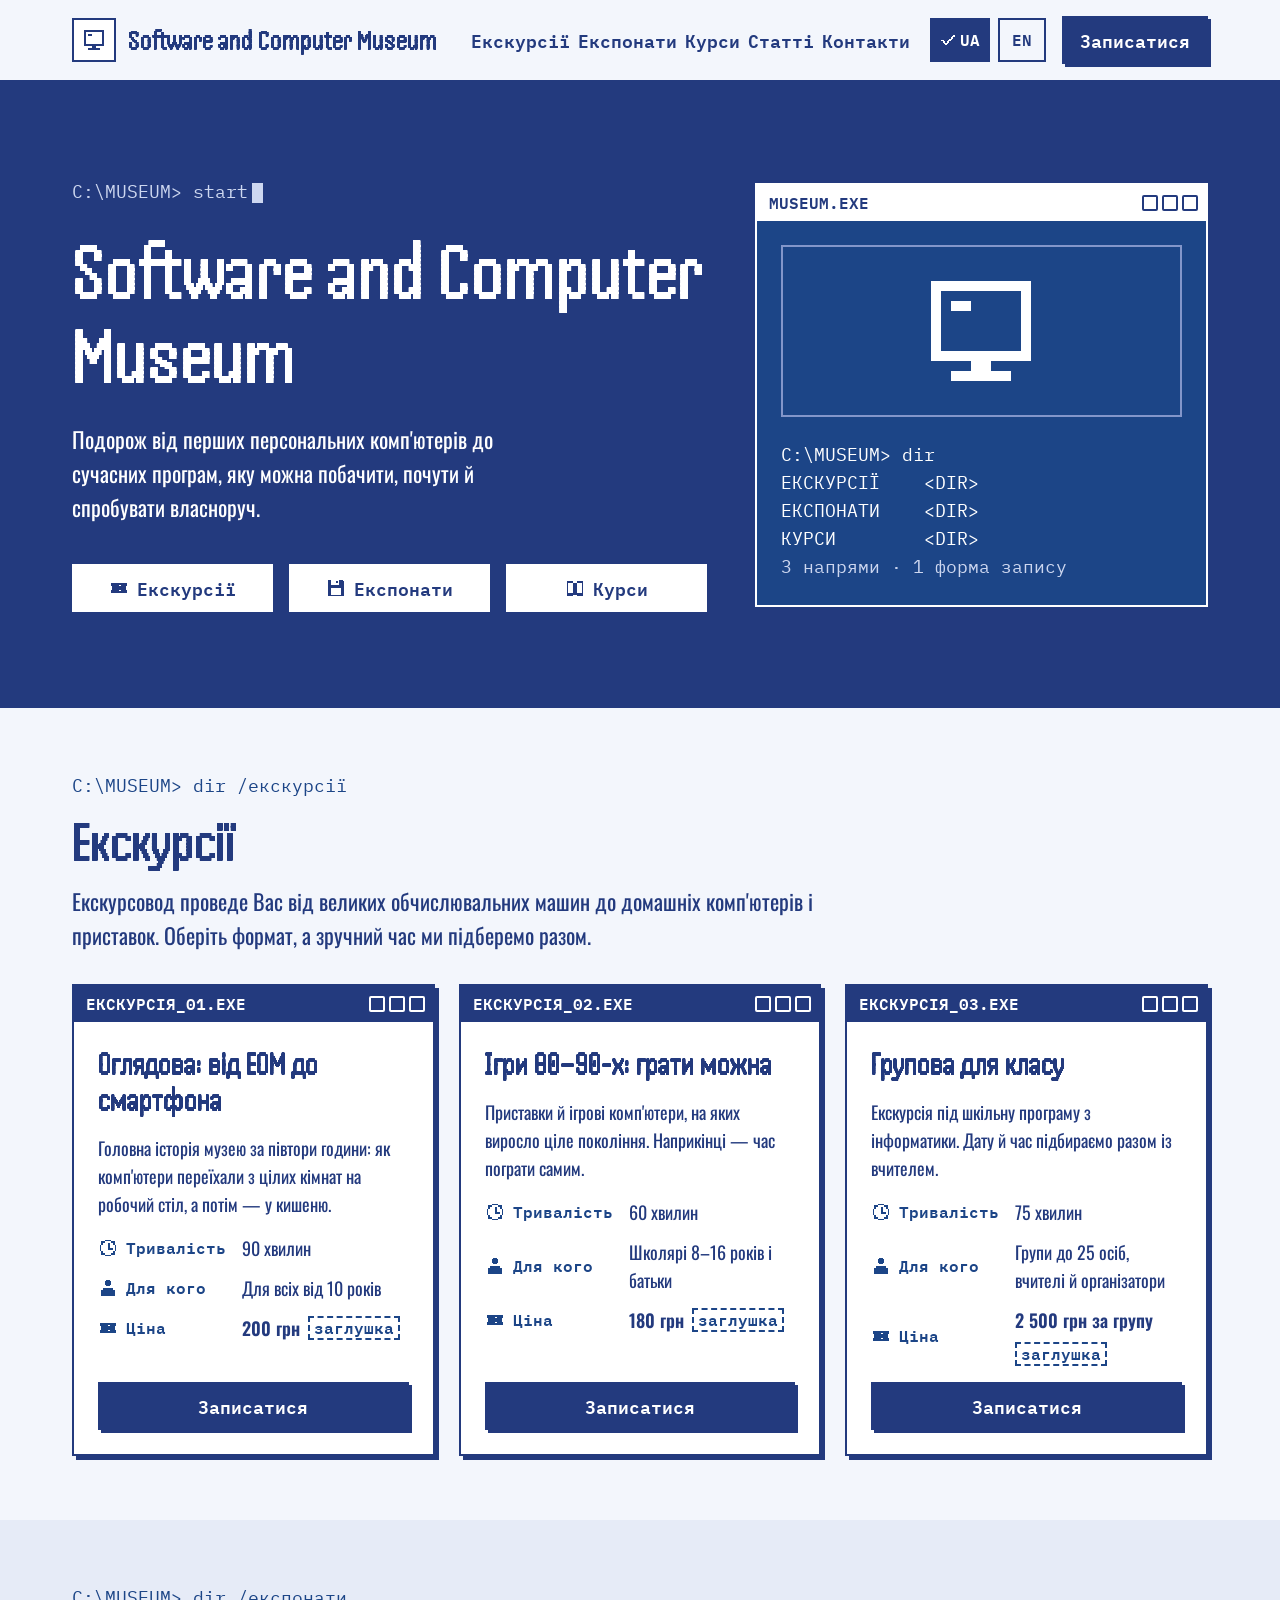
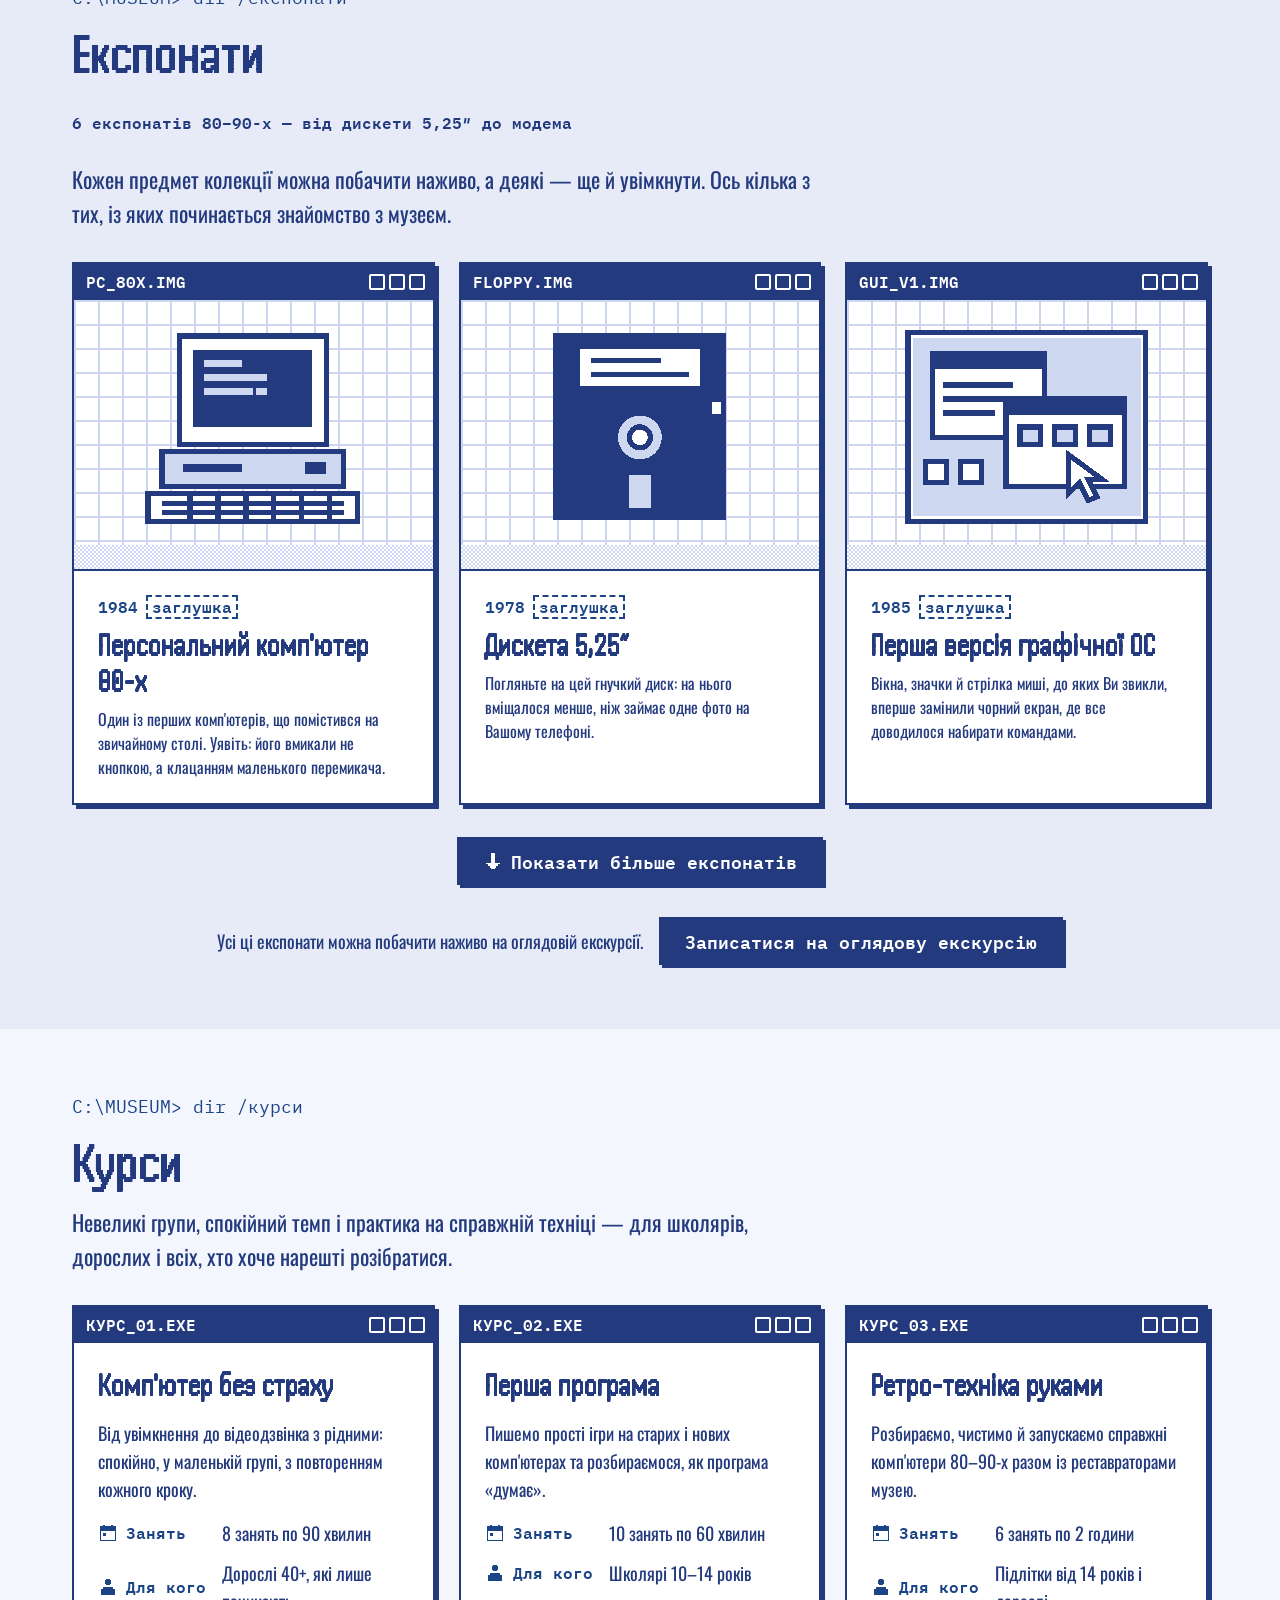
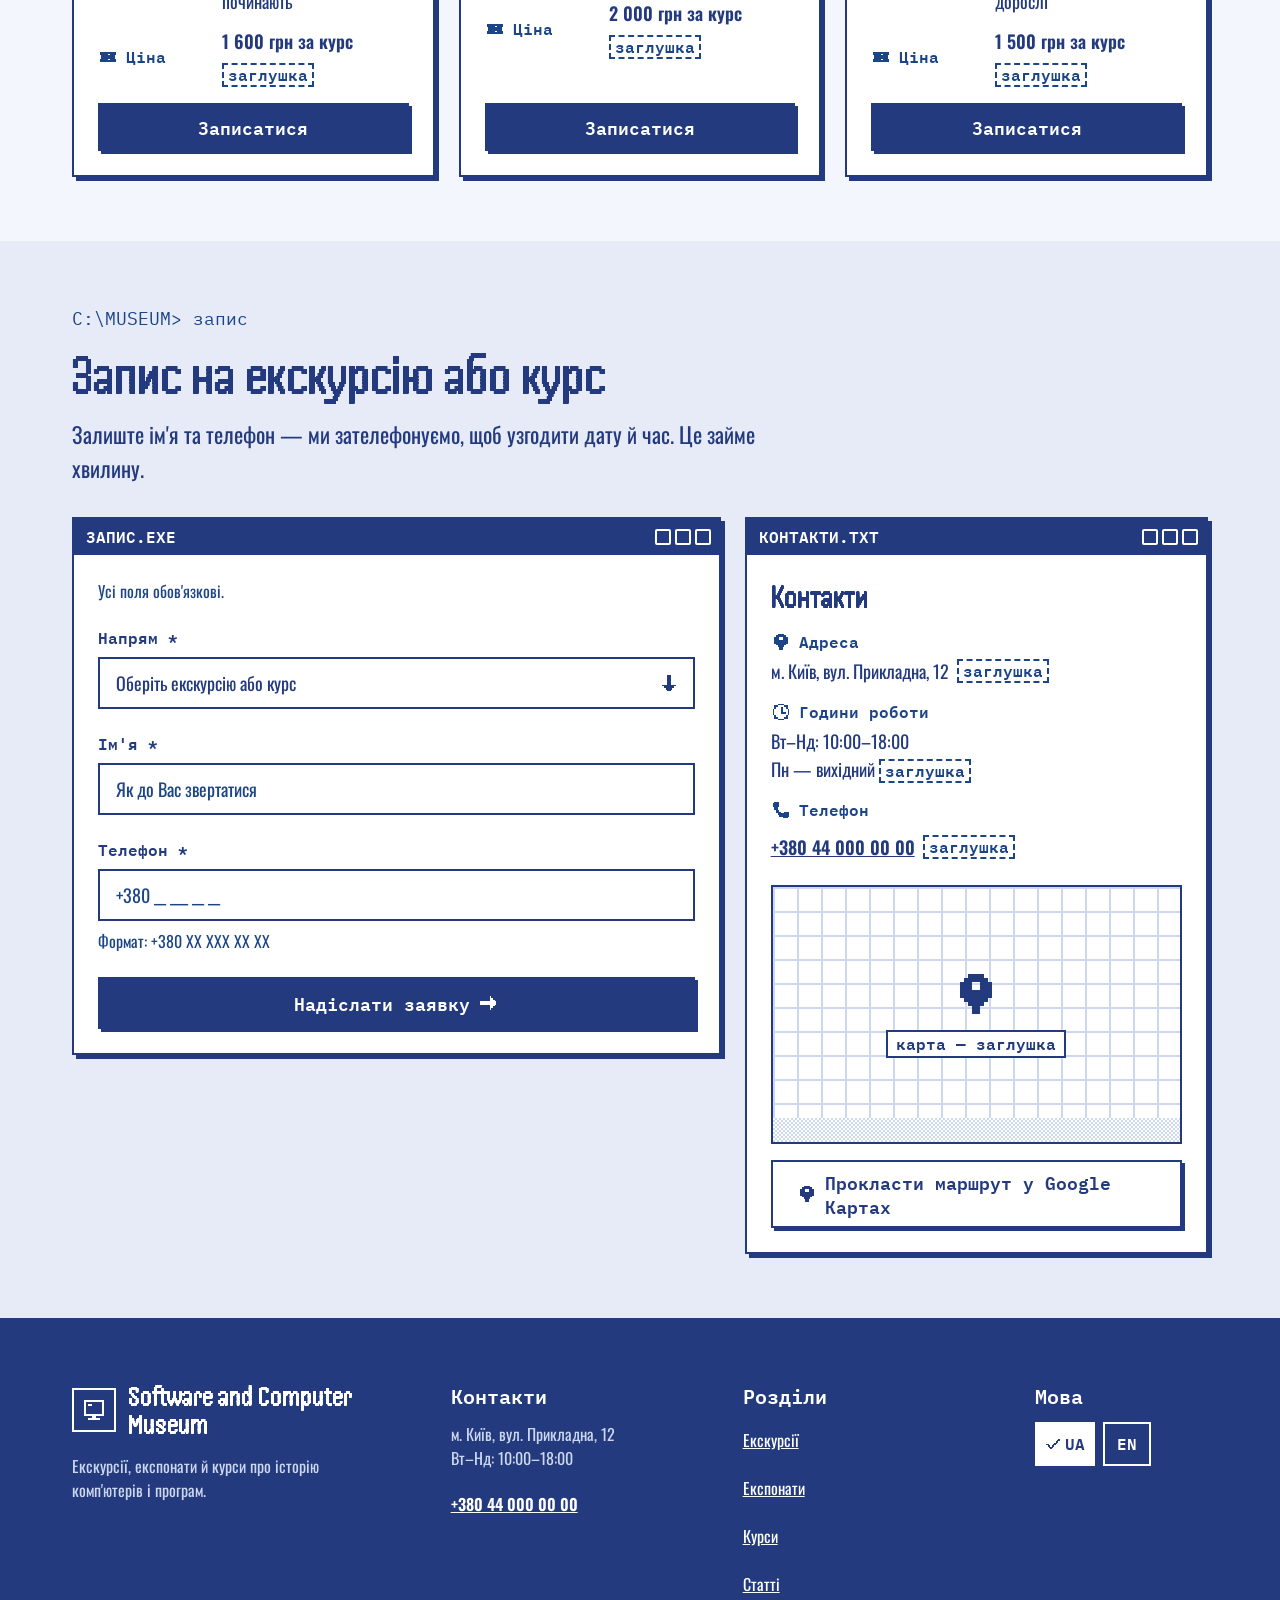
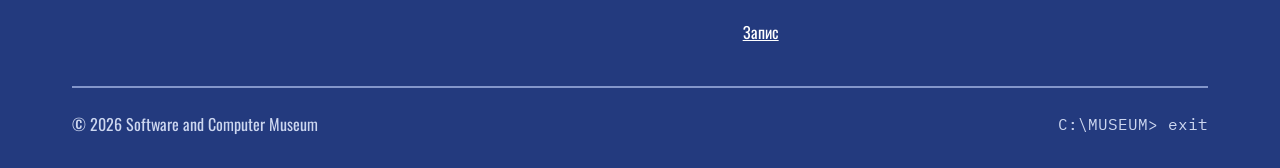
<file: index.html>
<!doctype html>
<html lang="uk">
<head>
  <meta charset="utf-8">
  <meta name="viewport" content="width=device-width, initial-scale=1">
  <title>Software and Computer Museum</title>
  <meta name="description" content="Екскурсії, експонати й курси про історію комп'ютерів і програм.">
  <link rel="stylesheet" href="assets/css/fonts.css">
  <link rel="stylesheet" href="assets/css/tokens.css">
  <link rel="stylesheet" href="assets/css/site.css">
</head>
<body id="top">

<!-- Піксельні піктограми 12×12 -->
<svg width="0" height="0" style="position: absolute;" aria-hidden="true" focusable="false">
  <symbol id="ic-monitor" viewBox="0 0 12 12"><path fill-rule="evenodd" shape-rendering="crispEdges" d="M1 1h10v8H1zM2 2v6h8V2zM3 3h2v1H3zM5 9h2v1H5zM3 10h6v1H3z"/></symbol>
  <symbol id="ic-floppy" viewBox="0 0 12 12"><path fill-rule="evenodd" shape-rendering="crispEdges" d="M1 1h9v1h1v9H1zM3 1h5v3H3zM6 2h1v1H6zM3 6h6v4H3z"/></symbol>
  <symbol id="ic-clock" viewBox="0 0 12 12"><path fill-rule="evenodd" shape-rendering="crispEdges" d="M4 1h4v1h2v2h1v4h-1v2H8v1H4v-1H2V8H1V4h1V2h2zM4 2h4v1h1v1h1v4H9v1H8v1H4V9H3V8H2V4h1V3h1zM6 3h1v3h2v1H6z"/></symbol>
  <symbol id="ic-person" viewBox="0 0 12 12"><path fill-rule="evenodd" shape-rendering="crispEdges" d="M5 1h2v1h1v2H7v1H5V4H4V2h1zM3 6h6v1h1v4H2V7h1z"/></symbol>
  <symbol id="ic-ticket" viewBox="0 0 12 12"><path fill-rule="evenodd" shape-rendering="crispEdges" d="M1 3h10v2h-1v2h1v2H1V7h1V5H1zM6 4h1v1H6zM6 7h1v1H6z"/></symbol>
  <symbol id="ic-calendar" viewBox="0 0 12 12"><path fill-rule="evenodd" shape-rendering="crispEdges" d="M1 2h10v9H1zM2 5h8v5H2zM3 1h1v1H3zM8 1h1v1H8zM3 6h2v2H3z"/></symbol>
  <symbol id="ic-arrow-right" viewBox="0 0 12 12"><path shape-rendering="crispEdges" d="M1 5h6V2h1v1h1v1h1v1h1v2h-1v1H9v1H8v1H7V7H1z"/></symbol>
  <symbol id="ic-arrow-down" viewBox="0 0 12 12"><path shape-rendering="crispEdges" d="M5 1V7H2v1h1v1h1v1h1v1h2v-1h1V9h1V8h1V7H7V1z"/></symbol>
  <symbol id="ic-check" viewBox="0 0 12 12"><path shape-rendering="crispEdges" d="M1 6h2v1h1v1h1V7h1V6h1V5h1V4h1V3h1V2h1v2h-1v1H9v1H8v1H7v1H6v1H5v1H4V9H3V8H2V7H1z"/></symbol>
  <symbol id="ic-alert" viewBox="0 0 12 12"><path fill-rule="evenodd" shape-rendering="crispEdges" d="M1 1h10v10H1zM2 2v8h8V2zM5 3h2v4H5zM5 8h2v1H5z"/></symbol>
  <symbol id="ic-phone" viewBox="0 0 12 12"><path fill-rule="evenodd" shape-rendering="crispEdges" d="M2 1h3v3H4v2h1v1h1v1h2V7h3v3h-1v1H7v-1H5V9H4V8H3V6H2V4H1V2h1z"/></symbol>
  <symbol id="ic-pin" viewBox="0 0 12 12"><path fill-rule="evenodd" shape-rendering="crispEdges" d="M4 1h4v1h1v1h1v4H9v1H8v1H7v2H5V9H4V8H3V7H2V3h1V2h1zM5 3h2v2H5z"/></symbol>
  <symbol id="ic-book" viewBox="0 0 12 12"><path fill-rule="evenodd" shape-rendering="crispEdges" d="M1 2h4v1h2V2h4v9H7v-1H5v1H1zM2 3h3v6H2zM7 3h3v6H7z"/></symbol>
  <symbol id="ic-menu" viewBox="0 0 12 12"><path shape-rendering="crispEdges" d="M1 2h10v2H1zM1 5h10v2H1zM1 8h10v2H1z"/></symbol>
  <symbol id="ic-close" viewBox="0 0 12 12"><path shape-rendering="crispEdges" d="M1 1h2v1h1v1h1v1h2V3h1V2h1V1h2v2h-1v1H9v1H8v2h1v1h1v1h1v2H9v-1H8V9H7V8H5v1H4v1H3v1H1V9h1V8h1V7h1V5H3V4H2V3H1z"/></symbol>
</svg>

<a class="skip" href="#main" data-i18n="k1">Перейти до основного вмісту</a>

<!-- 1. ШАПКА -->
<header class="hdr">
  <div class="wrap hdr-bar">
    <a class="logo hdr-logo" href="#top" data-i18n-attr="aria-label:k2" aria-label="Software and Computer Museum — на початок сторінки">
      <span class="logo-box"><svg class="ic i-l" aria-hidden="true"><use href="#ic-monitor"/></svg></span>
      <span class="disp logo-name">Software and Computer Museum</span>
    </a>
    <nav class="nav" data-i18n-attr="aria-label:k4" aria-label="Розділи сторінки">
      <a class="nl" href="#tours" data-section="tours" aria-current="false"><svg class="ic i-s" aria-hidden="true"><use href="#ic-arrow-right"/></svg><span data-i18n="k5">Екскурсії</span></a>
      <a class="nl" href="#exhibits" data-section="exhibits" aria-current="false"><svg class="ic i-s" aria-hidden="true"><use href="#ic-arrow-right"/></svg><span data-i18n="k6">Експонати</span></a>
      <a class="nl" href="#courses" data-section="courses" aria-current="false"><svg class="ic i-s" aria-hidden="true"><use href="#ic-arrow-right"/></svg><span data-i18n="k7">Курси</span></a>
      <a class="nl" href="articles.html" aria-current="false" data-href-uk="articles.html" data-href-en="articles-en.html"><svg class="ic i-s" aria-hidden="true"><use href="#ic-arrow-right"/></svg><span data-i18n="k148">Статті</span></a>
      <a class="nl" href="#contacts" data-section="contacts" aria-current="false"><svg class="ic i-s" aria-hidden="true"><use href="#ic-arrow-right"/></svg><span data-i18n="k8">Контакти</span></a>
    </nav>
    <div class="hdr-actions">
      <div class="langs" role="group" data-i18n-attr="aria-label:k9" aria-label="Мова сайту">
        <button type="button" class="lang" data-lang="uk" aria-pressed="true" data-i18n-attr="aria-label:k10" aria-label="UA — українська"><svg class="ic i-s" aria-hidden="true"><use href="#ic-check"/></svg>UA</button>
        <button type="button" class="lang" data-lang="en" lang="en" aria-pressed="false" data-i18n-attr="aria-label:k12" aria-label="EN — English"><svg class="ic i-s" aria-hidden="true"><use href="#ic-check"/></svg>EN</button>
      </div>
      <a class="btn" href="#booking" data-i18n="k14">Записатися</a>
    </div>
    <button type="button" class="btn btn-ghost burger" aria-expanded="false" aria-controls="mobile-menu">
      <span class="burger-closed" style="display: inline-flex; align-items: center; gap: var(--space-2);"><svg class="ic i-l" aria-hidden="true"><use href="#ic-menu"/></svg><span data-i18n="k15">Меню</span></span>
      <span class="burger-open" style="display: inline-flex; align-items: center; gap: var(--space-2);" hidden><svg class="ic i-l" aria-hidden="true"><use href="#ic-close"/></svg><span class="sr-only" data-i18n="k16">Закрити</span></span>
    </button>
  </div>
  <div class="wrap mmenu" id="mobile-menu" hidden>
    <nav class="mnav" data-i18n-attr="aria-label:k17" aria-label="Розділи сторінки (мобільне меню)">
      <a class="ml" href="#tours" data-section="tours" aria-current="false"><span data-i18n="k5">Екскурсії</span><svg class="ic i-m go" aria-hidden="true"><use href="#ic-arrow-right"/></svg><span class="here" aria-hidden="true"><svg class="ic i-s"><use href="#ic-check"/></svg><span data-i18n="k18">ви тут</span></span></a>
      <a class="ml" href="#exhibits" data-section="exhibits" aria-current="false"><span data-i18n="k6">Експонати</span><svg class="ic i-m go" aria-hidden="true"><use href="#ic-arrow-right"/></svg><span class="here" aria-hidden="true"><svg class="ic i-s"><use href="#ic-check"/></svg><span data-i18n="k18">ви тут</span></span></a>
      <a class="ml" href="#courses" data-section="courses" aria-current="false"><span data-i18n="k7">Курси</span><svg class="ic i-m go" aria-hidden="true"><use href="#ic-arrow-right"/></svg><span class="here" aria-hidden="true"><svg class="ic i-s"><use href="#ic-check"/></svg><span data-i18n="k18">ви тут</span></span></a>
      <a class="ml" href="articles.html" aria-current="false" data-href-uk="articles.html" data-href-en="articles-en.html"><span data-i18n="k148">Статті</span><svg class="ic i-m go" aria-hidden="true"><use href="#ic-arrow-right"/></svg><span class="here" aria-hidden="true"><svg class="ic i-s"><use href="#ic-check"/></svg><span data-i18n="k18">ви тут</span></span></a>
      <a class="ml" href="#contacts" data-section="contacts" aria-current="false"><span data-i18n="k8">Контакти</span><svg class="ic i-m go" aria-hidden="true"><use href="#ic-arrow-right"/></svg><span class="here" aria-hidden="true"><svg class="ic i-s"><use href="#ic-check"/></svg><span data-i18n="k18">ви тут</span></span></a>
    </nav>
    <div class="mmenu-actions">
      <div class="langs" role="group" data-i18n-attr="aria-label:k9" aria-label="Мова сайту">
        <button type="button" class="lang" data-lang="uk" aria-pressed="true" data-i18n-attr="aria-label:k10" aria-label="UA — українська"><svg class="ic i-s" aria-hidden="true"><use href="#ic-check"/></svg>UA</button>
        <button type="button" class="lang" data-lang="en" lang="en" aria-pressed="false" data-i18n-attr="aria-label:k12" aria-label="EN — English"><svg class="ic i-s" aria-hidden="true"><use href="#ic-check"/></svg>EN</button>
      </div>
      <a class="btn" href="#booking" data-close-menu data-i18n="k14">Записатися</a>
    </div>
  </div>
</header>

<main id="main">

<!-- 2. ПЕРШИЙ ЕКРАН -->
<section class="hero" data-theme="dark" aria-labelledby="hero-title">
  <div class="wrap hero-grid">
    <div class="hero-text">
      <p class="mono prompt" aria-hidden="true"><span data-i18n="k19">C:\MUSEUM&gt; start</span><span class="cursor"></span></p>
      <h1 id="hero-title" class="disp h1" data-i18n="k3">Software and Computer Museum</h1>
      <p class="lead" data-i18n="k20">Подорож від перших персональних комп'ютерів до сучасних програм, яку можна побачити, почути й спробувати власноруч.</p>
      <div class="hero-btns">
        <a class="btn" href="#tours"><svg class="ic i-m" aria-hidden="true"><use href="#ic-ticket"/></svg><span data-i18n="k5">Екскурсії</span></a>
        <a class="btn" href="#exhibits"><svg class="ic i-m" aria-hidden="true"><use href="#ic-floppy"/></svg><span data-i18n="k6">Експонати</span></a>
        <a class="btn" href="#courses"><svg class="ic i-m" aria-hidden="true"><use href="#ic-book"/></svg><span data-i18n="k7">Курси</span></a>
      </div>
    </div>
    <div class="win decor" aria-hidden="true">
      <div class="wtitle"><span data-i18n="k21">MUSEUM.EXE</span><span class="wctl"><span></span><span></span><span></span></span></div>
      <div class="decor-body">
        <div class="decor-screen"><svg class="ic"><use href="#ic-monitor"/></svg></div>
        <pre class="mono decor-pre"><span data-i18n="k22">C:\MUSEUM&gt; dir
ЕКСКУРСІЇ    &lt;DIR&gt;
ЕКСПОНАТИ    &lt;DIR&gt;
КУРСИ        &lt;DIR&gt;</span>
<span class="muted" data-i18n="k23">3 напрями · 1 форма запису</span></pre>
      </div>
    </div>
  </div>
</section>

<!-- 3. ЕКСКУРСІЇ -->
<section id="tours" class="sec" aria-labelledby="tours-title">
  <div class="wrap">
    <div class="sec-head">
      <p class="mono prompt" aria-hidden="true" data-i18n="k24">C:\MUSEUM&gt; dir /екскурсії</p>
      <h2 id="tours-title" class="disp h2" data-i18n="k5">Екскурсії</h2>
      <p class="lead" data-i18n="k25">Екскурсовод проведе Вас від великих обчислювальних машин до домашніх комп'ютерів і приставок. Оберіть формат, а зручний час ми підберемо разом.</p>
    </div>
    <div class="g3">

      <article class="win card">
        <div class="wtitle" aria-hidden="true"><span data-i18n="k26">ЕКСКУРСІЯ_01.EXE</span><span class="wctl"><span></span><span></span><span></span></span></div>
        <div class="winbody">
          <h3 class="disp ct" data-i18n="k27">Оглядова: від ЕОМ до смартфона</h3>
          <p data-i18n="k28">Головна історія музею за півтори години: як комп'ютери переїхали з цілих кімнат на робочий стіл, а потім — у кишеню.</p>
          <dl class="facts">
            <dt class="lbl"><svg class="ic i-m" aria-hidden="true"><use href="#ic-clock"/></svg><span data-i18n="k29">Тривалість</span></dt>
            <dd data-i18n="k30">90 хвилин</dd>
            <dt class="lbl"><svg class="ic i-m" aria-hidden="true"><use href="#ic-person"/></svg><span data-i18n="k31">Для кого</span></dt>
            <dd data-i18n="k32">Для всіх від 10 років</dd>
            <dt class="lbl"><svg class="ic i-m" aria-hidden="true"><use href="#ic-ticket"/></svg><span data-i18n="k33">Ціна</span></dt>
            <dd class="price"><strong data-i18n="k34">200 грн</strong><span class="tag" data-i18n="k35">заглушка</span></dd>
          </dl>
          <a class="btn" href="#booking" data-book="t1" data-i18n="k14" data-i18n-attr="aria-label:k36" aria-label="Записатися на оглядову екскурсію">Записатися</a>
        </div>
      </article>

      <article class="win card">
        <div class="wtitle" aria-hidden="true"><span data-i18n="k37">ЕКСКУРСІЯ_02.EXE</span><span class="wctl"><span></span><span></span><span></span></span></div>
        <div class="winbody">
          <h3 class="disp ct" data-i18n="k38">Ігри 80–90-х: грати можна</h3>
          <p data-i18n="k39">Приставки й ігрові комп'ютери, на яких виросло ціле покоління. Наприкінці — час пограти самим.</p>
          <dl class="facts">
            <dt class="lbl"><svg class="ic i-m" aria-hidden="true"><use href="#ic-clock"/></svg><span data-i18n="k29">Тривалість</span></dt>
            <dd data-i18n="k40">60 хвилин</dd>
            <dt class="lbl"><svg class="ic i-m" aria-hidden="true"><use href="#ic-person"/></svg><span data-i18n="k31">Для кого</span></dt>
            <dd data-i18n="k41">Школярі 8–16 років і батьки</dd>
            <dt class="lbl"><svg class="ic i-m" aria-hidden="true"><use href="#ic-ticket"/></svg><span data-i18n="k33">Ціна</span></dt>
            <dd class="price"><strong data-i18n="k42">180 грн</strong><span class="tag" data-i18n="k35">заглушка</span></dd>
          </dl>
          <a class="btn" href="#booking" data-book="t2" data-i18n="k14" data-i18n-attr="aria-label:k43" aria-label="Записатися на екскурсію «Ігри 80–90-х»">Записатися</a>
        </div>
      </article>

      <article class="win card">
        <div class="wtitle" aria-hidden="true"><span data-i18n="k44">ЕКСКУРСІЯ_03.EXE</span><span class="wctl"><span></span><span></span><span></span></span></div>
        <div class="winbody">
          <h3 class="disp ct" data-i18n="k45">Групова для класу</h3>
          <p data-i18n="k46">Екскурсія під шкільну програму з інформатики. Дату й час підбираємо разом із вчителем.</p>
          <dl class="facts">
            <dt class="lbl"><svg class="ic i-m" aria-hidden="true"><use href="#ic-clock"/></svg><span data-i18n="k29">Тривалість</span></dt>
            <dd data-i18n="k47">75 хвилин</dd>
            <dt class="lbl"><svg class="ic i-m" aria-hidden="true"><use href="#ic-person"/></svg><span data-i18n="k31">Для кого</span></dt>
            <dd data-i18n="k48">Групи до 25 осіб, вчителі й організатори</dd>
            <dt class="lbl"><svg class="ic i-m" aria-hidden="true"><use href="#ic-ticket"/></svg><span data-i18n="k33">Ціна</span></dt>
            <dd class="price"><strong data-i18n="k49">2 500 грн за групу</strong><span class="tag" data-i18n="k35">заглушка</span></dd>
          </dl>
          <a class="btn" href="#booking" data-book="t3" data-i18n="k14" data-i18n-attr="aria-label:k50" aria-label="Записатися на групову екскурсію для класу">Записатися</a>
        </div>
      </article>

    </div>
  </div>
</section>

<!-- 4. ЕКСПОНАТИ -->
<section id="exhibits" class="sec sec-alt" aria-labelledby="exhibits-title">
  <div class="wrap">
    <div class="sec-head">
      <p class="mono prompt" aria-hidden="true" data-i18n="k51">C:\MUSEUM&gt; dir /експонати</p>
      <h2 id="exhibits-title" class="disp h2" data-i18n="k6">Експонати</h2>
      <p class="lbl" data-i18n="k147">6 експонатів 80–90-х — від дискети 5,25″ до модема</p>
      <p class="lead" data-i18n="k52">Кожен предмет колекції можна побачити наживо, а деякі — ще й увімкнути. Ось кілька з тих, із яких починається знайомство з музеєм.</p>
    </div>
    <div class="g3" id="exhibits-grid">

      <article class="win card card-exhibit">
        <div class="wtitle" aria-hidden="true"><span data-i18n="k53">PC_80X.IMG</span><span class="wctl"><span></span><span></span><span></span></span></div>
        <div class="ph ph-photo" role="img" data-i18n-attr="aria-label:k54" aria-label="Персональний комп'ютер 80-х в експозиції музею: монітор, системний блок і клавіатура">
          <svg class="ill" viewBox="0 0 160 120" aria-hidden="true" focusable="false"><rect class="f s" x="38" y="8" width="84" height="62"/><rect class="d" x="46" y="16" width="68" height="44"/><rect class="l" x="52" y="22" width="22" height="4"/><rect class="l" x="52" y="30" width="36" height="4"/><rect class="l" x="52" y="38" width="28" height="4"/><rect class="l blink" x="82" y="38" width="6" height="4"/><rect class="a s" x="28" y="74" width="104" height="20"/><rect class="d" x="40" y="81" width="34" height="5"/><rect class="d" x="110" y="80" width="12" height="7"/><rect class="f s" x="20" y="98" width="120" height="16"/><path class="s" d="M28 104h104M28 109h104M44 98v16M60 98v16M76 98v16M92 98v16M108 98v16M124 98v16"/></svg>
          <span class="dither" aria-hidden="true"></span>
        </div>
        <div class="winbody">
          <p class="lbl year">1984 <span class="tag" data-i18n="k35">заглушка</span></p>
          <h3 class="disp ct" data-i18n="k56">Персональний комп'ютер 80-х</h3>
          <p class="exhibit-text" data-i18n="k57">Один із перших комп'ютерів, що помістився на звичайному столі. Уявіть: його вмикали не кнопкою, а клацанням маленького перемикача.</p>
        </div>
      </article>

      <article class="win card card-exhibit">
        <div class="wtitle" aria-hidden="true"><span data-i18n="k58">FLOPPY.IMG</span><span class="wctl"><span></span><span></span><span></span></span></div>
        <div class="ph ph-photo" role="img" data-i18n-attr="aria-label:k59" aria-label="Гнучка дискета 5,25 дюйма з паперовою етикеткою, крупним планом">
          <svg class="ill" viewBox="0 0 160 120" aria-hidden="true" focusable="false"><rect class="d s" x="32" y="8" width="96" height="104"/><rect class="f s" x="44" y="14" width="72" height="24"/><path class="s" d="M52 22h40M52 30h56"/><circle class="a s" cx="80" cy="66" r="14"/><circle class="f s" cx="80" cy="66" r="6"/><rect class="a s" x="72" y="86" width="16" height="22"/><rect class="f s" x="120" y="44" width="8" height="10"/></svg>
          <span class="dither" aria-hidden="true"></span>
        </div>
        <div class="winbody">
          <p class="lbl year">1978 <span class="tag" data-i18n="k35">заглушка</span></p>
          <h3 class="disp ct" data-i18n="k60">Дискета 5,25″</h3>
          <p class="exhibit-text" data-i18n="k61">Погляньте на цей гнучкий диск: на нього вміщалося менше, ніж займає одне фото на Вашому телефоні.</p>
        </div>
      </article>

      <article class="win card card-exhibit">
        <div class="wtitle" aria-hidden="true"><span data-i18n="k62">GUI_V1.IMG</span><span class="wctl"><span></span><span></span><span></span></span></div>
        <div class="ph ph-photo" role="img" data-i18n-attr="aria-label:k63" aria-label="Екран комп'ютера з першою версією графічної операційної системи: вікна, значки й курсор миші">
          <svg class="ill" viewBox="0 0 160 120" aria-hidden="true" focusable="false"><rect class="f s" x="12" y="6" width="136" height="108"/><rect class="a" x="15" y="9" width="130" height="102"/><rect class="f s" x="26" y="18" width="64" height="48"/><rect class="d" x="26" y="18" width="64" height="9"/><path class="s" d="M32 36h40M32 44h48M32 52h30"/><rect class="f s" x="68" y="44" width="68" height="50"/><rect class="d" x="68" y="44" width="68" height="9"/><rect class="a s" x="76" y="60" width="12" height="10"/><rect class="a s" x="96" y="60" width="12" height="10"/><rect class="a s" x="116" y="60" width="12" height="10"/><rect class="f s" x="22" y="80" width="12" height="12"/><rect class="f s" x="42" y="80" width="12" height="12"/><path class="f s" d="M104 76v22l6-6 5 10 5-2-5-10h8z"/></svg>
          <span class="dither" aria-hidden="true"></span>
        </div>
        <div class="winbody">
          <p class="lbl year">1985 <span class="tag" data-i18n="k35">заглушка</span></p>
          <h3 class="disp ct" data-i18n="k64">Перша версія графічної ОС</h3>
          <p class="exhibit-text" data-i18n="k65">Вікна, значки й стрілка миші, до яких Ви звикли, вперше замінили чорний екран, де все доводилося набирати командами.</p>
        </div>
      </article>

      <article class="win card card-exhibit">
        <div class="wtitle" aria-hidden="true"><span data-i18n="k66">CONSOLE.IMG</span><span class="wctl"><span></span><span></span><span></span></span></div>
        <div class="ph ph-photo" role="img" data-i18n-attr="aria-label:k67" aria-label="Ігрова приставка 90-х із двома джойстиками та картриджем">
          <svg class="ill" viewBox="0 0 160 120" aria-hidden="true" focusable="false"><rect class="a s" x="48" y="10" width="40" height="26"/><path class="s" d="M56 18h24M56 24h24"/><rect class="f s" x="30" y="34" width="100" height="36"/><rect class="d" x="44" y="34" width="48" height="8"/><rect class="d" x="104" y="44" width="16" height="6"/><rect class="a s" x="104" y="56" width="16" height="6"/><path class="s" d="M44 70v14M116 70v14"/><rect class="f s" x="16" y="84" width="54" height="28"/><rect class="f s" x="90" y="84" width="54" height="28"/><path class="d" d="M26 95h6v-5h6v5h6v6h-6v5h-6v-5h-6z"/><circle class="d" cx="56" cy="94" r="4"/><circle class="a s" cx="60" cy="104" r="4"/><path class="d" d="M100 95h6v-5h6v5h6v6h-6v5h-6v-5h-6z"/><circle class="d" cx="130" cy="94" r="4"/><circle class="a s" cx="134" cy="104" r="4"/></svg>
          <span class="dither" aria-hidden="true"></span>
        </div>
        <div class="winbody">
          <p class="lbl year">1993 <span class="tag" data-i18n="k35">заглушка</span></p>
          <h3 class="disp ct" data-i18n="k68">Ігрова приставка 90-х</h3>
          <p class="exhibit-text" data-i18n="k69">Змінні ігрові касети, два джойстики й телевізор у вітальні — так минали вихідні багатьох родин. Можливо, і Вашої?</p>
        </div>
      </article>

      <article class="win card card-exhibit">
        <div class="wtitle" aria-hidden="true"><span data-i18n="k70">PRINTER.IMG</span><span class="wctl"><span></span><span></span><span></span></span></div>
        <div class="ph ph-photo" role="img" data-i18n-attr="aria-label:k71" aria-label="Матричний принтер із заправленим перфорованим папером в експозиції музею">
          <svg class="ill" viewBox="0 0 160 120" aria-hidden="true" focusable="false"><rect class="f s" x="40" y="6" width="80" height="56"/><path class="s" d="M50 6v56M110 6v56"/><path class="d" d="M43 12h4v4h-4zM43 24h4v4h-4zM43 36h4v4h-4zM43 48h4v4h-4zM113 12h4v4h-4zM113 24h4v4h-4zM113 36h4v4h-4zM113 48h4v4h-4z"/><path class="s dots" d="M58 16h44M58 26h36M58 36h40M58 46h28"/><rect class="a s" x="20" y="56" width="120" height="40"/><rect class="d" x="36" y="62" width="88" height="8"/><rect class="f s" x="30" y="78" width="40" height="10"/><rect class="d" x="112" y="78" width="8" height="8"/><rect class="d" x="124" y="78" width="8" height="8"/><rect class="f s" x="26" y="96" width="108" height="16"/></svg>
          <span class="dither" aria-hidden="true"></span>
        </div>
        <div class="winbody">
          <p class="lbl year">1987 <span class="tag" data-i18n="k35">заглушка</span></p>
          <h3 class="disp ct" data-i18n="k72">Матричний принтер</h3>
          <p class="exhibit-text" data-i18n="k73">Цей принтер друкував крихітними голочками крізь стрічку з фарбою, а його дзижчання було чути на весь офіс. Можливо, Ви пам'ятаєте цей звук?</p>
        </div>
      </article>

      <article class="win card card-exhibit">
        <div class="wtitle" aria-hidden="true"><span data-i18n="k74">MODEM.IMG</span><span class="wctl"><span></span><span></span><span></span></span></div>
        <div class="ph ph-photo" role="img" data-i18n-attr="aria-label:k75" aria-label="Зовнішній модем 90-х зі світловими індикаторами на передній панелі">
          <svg class="ill" viewBox="0 0 160 120" aria-hidden="true" focusable="false"><path class="s" d="M86 34c6-6 6-14 0-20M96 40c12-12 12-30 0-42M106 46c18-18 18-44 0-62" transform="translate(-6 14)"/><rect class="f s" x="16" y="56" width="128" height="34"/><rect class="a s" x="16" y="56" width="128" height="10"/><rect class="d" x="28" y="74" width="8" height="6"/><rect class="d" x="44" y="74" width="8" height="6"/><rect class="a s blink" x="60" y="74" width="8" height="6"/><rect class="d" x="76" y="74" width="8" height="6"/><rect class="a s blink2" x="92" y="74" width="8" height="6"/><rect class="d" x="108" y="74" width="8" height="6"/><rect class="d" x="24" y="90" width="12" height="6"/><rect class="d" x="124" y="90" width="12" height="6"/><path class="s" d="M144 72h6v34H24v8"/></svg>
          <span class="dither" aria-hidden="true"></span>
        </div>
        <div class="winbody">
          <p class="lbl year">1995 <span class="tag" data-i18n="k35">заглушка</span></p>
          <h3 class="disp ct" data-i18n="k76">Модем</h3>
          <p class="exhibit-text" data-i18n="k77">Цей пристрій підключав комп'ютер до інтернету через звичайну телефонну лінію — з тим самим шипінням, яке Ви, можливо, досі впізнаєте.</p>
        </div>
      </article>

    </div>
    <!-- «Показати більше»: app.js спершу показує 3 експонати, кнопка відкриває решту. Без JS видно всі. -->
    <div class="more" hidden>
      <button type="button" class="btn" aria-controls="exhibits-grid" aria-expanded="false"><svg class="ic i-m" aria-hidden="true"><use href="#ic-arrow-down"/></svg><span data-i18n="k78">Показати більше експонатів</span></button>
    </div>
    <!-- Заклик до запису: експонати ведуть до оглядової екскурсії (не з макета) -->
    <div class="exhibits-cta">
      <p data-i18n="k146">Усі ці експонати можна побачити наживо на оглядовій екскурсії.</p>
      <a class="btn" href="#booking" data-book="t1" data-i18n="k36">Записатися на оглядову екскурсію</a>
    </div>
  </div>
</section>

<!-- 5. КУРСИ -->
<section id="courses" class="sec" aria-labelledby="courses-title">
  <div class="wrap">
    <div class="sec-head">
      <p class="mono prompt" aria-hidden="true" data-i18n="k80">C:\MUSEUM&gt; dir /курси</p>
      <h2 id="courses-title" class="disp h2" data-i18n="k7">Курси</h2>
      <p class="lead" data-i18n="k81">Невеликі групи, спокійний темп і практика на справжній техніці — для школярів, дорослих і всіх, хто хоче нарешті розібратися.</p>
    </div>
    <div class="g3">

      <article class="win card">
        <div class="wtitle" aria-hidden="true"><span data-i18n="k82">КУРС_01.EXE</span><span class="wctl"><span></span><span></span><span></span></span></div>
        <div class="winbody">
          <h3 class="disp ct" data-i18n="k83">Комп'ютер без страху</h3>
          <p data-i18n="k84">Від увімкнення до відеодзвінка з рідними: спокійно, у маленькій групі, з повторенням кожного кроку.</p>
          <dl class="facts">
            <dt class="lbl"><svg class="ic i-m" aria-hidden="true"><use href="#ic-calendar"/></svg><span data-i18n="k85">Занять</span></dt>
            <dd data-i18n="k86">8 занять по 90 хвилин</dd>
            <dt class="lbl"><svg class="ic i-m" aria-hidden="true"><use href="#ic-person"/></svg><span data-i18n="k31">Для кого</span></dt>
            <dd data-i18n="k87">Дорослі 40+, які лише починають</dd>
            <dt class="lbl"><svg class="ic i-m" aria-hidden="true"><use href="#ic-ticket"/></svg><span data-i18n="k33">Ціна</span></dt>
            <dd class="price"><strong data-i18n="k88">1 600 грн за курс</strong><span class="tag" data-i18n="k35">заглушка</span></dd>
          </dl>
          <a class="btn" href="#booking" data-book="c1" data-i18n="k14" data-i18n-attr="aria-label:k89" aria-label="Записатися на курс «Комп'ютер без страху»">Записатися</a>
        </div>
      </article>

      <article class="win card">
        <div class="wtitle" aria-hidden="true"><span data-i18n="k90">КУРС_02.EXE</span><span class="wctl"><span></span><span></span><span></span></span></div>
        <div class="winbody">
          <h3 class="disp ct" data-i18n="k91">Перша програма</h3>
          <p data-i18n="k92">Пишемо прості ігри на старих і нових комп'ютерах та розбираємося, як програма «думає».</p>
          <dl class="facts">
            <dt class="lbl"><svg class="ic i-m" aria-hidden="true"><use href="#ic-calendar"/></svg><span data-i18n="k85">Занять</span></dt>
            <dd data-i18n="k93">10 занять по 60 хвилин</dd>
            <dt class="lbl"><svg class="ic i-m" aria-hidden="true"><use href="#ic-person"/></svg><span data-i18n="k31">Для кого</span></dt>
            <dd data-i18n="k94">Школярі 10–14 років</dd>
            <dt class="lbl"><svg class="ic i-m" aria-hidden="true"><use href="#ic-ticket"/></svg><span data-i18n="k33">Ціна</span></dt>
            <dd class="price"><strong data-i18n="k95">2 000 грн за курс</strong><span class="tag" data-i18n="k35">заглушка</span></dd>
          </dl>
          <a class="btn" href="#booking" data-book="c2" data-i18n="k14" data-i18n-attr="aria-label:k96" aria-label="Записатися на курс «Перша програма»">Записатися</a>
        </div>
      </article>

      <article class="win card">
        <div class="wtitle" aria-hidden="true"><span data-i18n="k97">КУРС_03.EXE</span><span class="wctl"><span></span><span></span><span></span></span></div>
        <div class="winbody">
          <h3 class="disp ct" data-i18n="k98">Ретро-техніка руками</h3>
          <p data-i18n="k99">Розбираємо, чистимо й запускаємо справжні комп'ютери 80–90-х разом із реставраторами музею.</p>
          <dl class="facts">
            <dt class="lbl"><svg class="ic i-m" aria-hidden="true"><use href="#ic-calendar"/></svg><span data-i18n="k85">Занять</span></dt>
            <dd data-i18n="k100">6 занять по 2 години</dd>
            <dt class="lbl"><svg class="ic i-m" aria-hidden="true"><use href="#ic-person"/></svg><span data-i18n="k31">Для кого</span></dt>
            <dd data-i18n="k101">Підлітки від 14 років і дорослі</dd>
            <dt class="lbl"><svg class="ic i-m" aria-hidden="true"><use href="#ic-ticket"/></svg><span data-i18n="k33">Ціна</span></dt>
            <dd class="price"><strong data-i18n="k102">1 500 грн за курс</strong><span class="tag" data-i18n="k35">заглушка</span></dd>
          </dl>
          <a class="btn" href="#booking" data-book="c3" data-i18n="k14" data-i18n-attr="aria-label:k103" aria-label="Записатися на курс «Ретро-техніка руками»">Записатися</a>
        </div>
      </article>

    </div>
  </div>
</section>

<!-- 6–7. ФОРМА ЗАПИСУ + КОНТАКТИ -->
<section id="booking" class="sec sec-alt" aria-labelledby="booking-title">
  <div class="wrap">
    <div class="sec-head">
      <p class="mono prompt" aria-hidden="true" data-i18n="k104">C:\MUSEUM&gt; запис</p>
      <h2 id="booking-title" class="disp h2" data-i18n="k105">Запис на екскурсію або курс</h2>
      <p class="lead" data-i18n="k106">Залиште ім'я та телефон — ми зателефонуємо, щоб узгодити дату й час. Це займе хвилину.</p>
    </div>
    <div class="two">

      <div class="win">
        <div class="wtitle" aria-hidden="true"><span data-i18n="k107">ЗАПИС.EXE</span><span class="wctl"><span></span><span></span><span></span></span></div>
        <div class="winbody">
          <form id="booking-form" class="form" novalidate>
            <p class="caption muted" data-i18n="k108">Усі поля обов'язкові.</p>
            <div class="fgroup">
              <label for="f-dir" class="lbl"><span data-i18n="k109">Напрям</span><span aria-hidden="true"> *</span></label>
              <div class="select-wrap">
                <select id="f-dir" name="direction" class="field" aria-required="true" aria-invalid="false" aria-describedby="f-dir-err">
                  <option value="" data-i18n="k110">Оберіть екскурсію або курс</option>
                  <optgroup label="Екскурсії" data-i18n-attr="label:k5">
                    <option value="t1" data-i18n="k111">Оглядова екскурсія</option>
                    <option value="t2" data-i18n="k112">Ігри 80–90-х</option>
                    <option value="t3" data-i18n="k45">Групова для класу</option>
                  </optgroup>
                  <optgroup label="Курси" data-i18n-attr="label:k7">
                    <option value="c1" data-i18n="k83">Комп'ютер без страху</option>
                    <option value="c2" data-i18n="k91">Перша програма</option>
                    <option value="c3" data-i18n="k98">Ретро-техніка руками</option>
                  </optgroup>
                </select>
                <svg class="ic i-m" aria-hidden="true"><use href="#ic-arrow-down"/></svg>
              </div>
              <p id="f-dir-err" class="ferr" hidden><svg class="ic i-m" aria-hidden="true"><use href="#ic-alert"/></svg><span data-i18n="k113">Оберіть екскурсію або курс зі списку.</span></p>
            </div>
            <div class="fgroup">
              <label for="f-name" class="lbl"><span data-i18n="k114">Ім'я</span><span aria-hidden="true"> *</span></label>
              <input id="f-name" name="name" class="field" type="text" autocomplete="name" placeholder="Як до Вас звертатися" data-i18n-attr="placeholder:k115" aria-required="true" aria-invalid="false" aria-describedby="f-name-err">
              <p id="f-name-err" class="ferr" hidden><svg class="ic i-m" aria-hidden="true"><use href="#ic-alert"/></svg><span data-i18n="k116">Вкажіть, як до Вас звертатися.</span></p>
            </div>
            <div class="fgroup">
              <label for="f-phone" class="lbl"><span data-i18n="k117">Телефон</span><span aria-hidden="true"> *</span></label>
              <input id="f-phone" name="phone" class="field" type="tel" inputmode="tel" autocomplete="tel" placeholder="+380 __ ___ __ __" aria-required="true" aria-invalid="false" aria-describedby="f-phone-hint f-phone-err">
              <p id="f-phone-hint" class="caption muted" data-i18n="k118">Формат: +380 XX XXX XX XX</p>
              <p id="f-phone-err" class="ferr" hidden><svg class="ic i-m" aria-hidden="true"><use href="#ic-alert"/></svg><span data-i18n="k119">Перевірте номер: потрібно +380 і ще 9 цифр.</span></p>
            </div>
            <div id="f-fail" class="fail" tabindex="-1" hidden>
              <svg class="ic i-m" aria-hidden="true"><use href="#ic-alert"/></svg>
              <p><strong data-i18n="k120">Не вдалося надіслати заявку.</strong> <span data-i18n="k121">Дані, які Ви ввели, збережено — спробуйте ще раз або зателефонуйте нам:</span> <a href="tel:+380440000000" data-i18n-attr="aria-label:k122" aria-label="Зателефонувати в музей: +380 44 000 00 00">+380 44 000 00 00</a>.</p>
            </div>
            <button id="f-submit" type="submit" class="btn btn-block">
              <span class="when-idle" style="display: inline-flex; align-items: center; gap: var(--space-2);"><span data-i18n="k123">Надіслати заявку</span><svg class="ic i-m" aria-hidden="true"><use href="#ic-arrow-right"/></svg></span>
              <span class="when-busy" style="display: inline-flex; align-items: center; gap: var(--space-2);" hidden><svg class="ic i-m" aria-hidden="true"><use href="#ic-clock"/></svg><span data-i18n="k124">Надсилаємо заявку…</span></span>
            </button>
          </form>
          <div id="f-success" class="success" tabindex="-1" hidden>
            <span class="success-mark"><svg class="ic i-xxl" aria-hidden="true"><use href="#ic-check"/></svg></span>
            <h3 class="disp ct" data-i18n="k125">Дякуємо!</h3>
            <p data-i18n="k126">Ми зателефонуємо Вам найближчим часом.</p>
            <p class="caption muted"><span data-i18n="k127">Ваша заявка:</span> <span id="f-sent-label"></span></p>
            <button id="f-again" type="button" class="btn btn-ghost" data-i18n="k128">Надіслати ще одну заявку</button>
          </div>
        </div>
      </div>

      <div id="contacts" class="win">
        <div class="wtitle" aria-hidden="true"><span data-i18n="k129">КОНТАКТИ.TXT</span><span class="wctl"><span></span><span></span><span></span></span></div>
        <div class="winbody contacts-body">
          <h3 class="disp ct" data-i18n="k8">Контакти</h3>
          <dl class="contact-list">
            <div>
              <dt class="lbl"><svg class="ic i-m" aria-hidden="true"><use href="#ic-pin"/></svg><span data-i18n="k130">Адреса</span></dt>
              <dd class="price"><span data-i18n="k131">м. Київ, вул. Прикладна, 12</span> <span class="tag" data-i18n="k35">заглушка</span></dd>
            </div>
            <div>
              <dt class="lbl"><svg class="ic i-m" aria-hidden="true"><use href="#ic-clock"/></svg><span data-i18n="k132">Години роботи</span></dt>
              <dd><span data-i18n="k133">Вт–Нд: 10:00–18:00</span><br><span data-i18n="k134">Пн — вихідний</span> <span class="tag" data-i18n="k35">заглушка</span></dd>
            </div>
            <div>
              <dt class="lbl"><svg class="ic i-m" aria-hidden="true"><use href="#ic-phone"/></svg><span data-i18n="k117">Телефон</span></dt>
              <dd class="price"><a class="tel" href="tel:+380440000000" data-i18n-attr="aria-label:k122" aria-label="Зателефонувати в музей: +380 44 000 00 00">+380 44 000 00 00</a> <span class="tag" data-i18n="k35">заглушка</span></dd>
            </div>
          </dl>
          <div class="ph ph-map" role="img" data-i18n-attr="aria-label:k135" aria-label="Карта району з позначкою музею: м. Київ, вул. Прикладна, 12">
            <svg class="ic i-xxl" aria-hidden="true"><use href="#ic-pin"/></svg>
            <span class="ph-label" data-i18n="k136">карта — заглушка</span>
            <span class="dither" aria-hidden="true"></span>
          </div>
          <a class="btn btn-ghost" href="https://www.google.com/maps/dir/" target="_blank" rel="noopener" data-i18n-attr="aria-label:k137" aria-label="Прокласти маршрут у Google Картах (відкриється в новій вкладці)"><svg class="ic i-m" aria-hidden="true"><use href="#ic-pin"/></svg><span data-i18n="k138">Прокласти маршрут у Google Картах</span></a>
        </div>
      </div>

    </div>
  </div>
</section>

</main>

<!-- 8. ПІДВАЛ -->
<footer class="ftr" data-theme="dark">
  <div class="wrap ftr-inner">
    <div class="ftr-grid">
      <div class="ftr-col ftr-about">
        <a class="logo" href="#top" data-i18n-attr="aria-label:k2" aria-label="Software and Computer Museum — на початок сторінки">
          <span class="logo-box"><svg class="ic i-l" aria-hidden="true"><use href="#ic-monitor"/></svg></span>
          <span class="disp logo-name">Software and Computer Museum</span>
        </a>
        <p class="caption muted" data-i18n="k139">Екскурсії, експонати й курси про історію комп'ютерів і програм.</p>
      </div>
      <div class="ftr-col">
        <p class="h4" data-i18n="k8">Контакти</p>
        <p class="caption muted"><span data-i18n="k131">м. Київ, вул. Прикладна, 12</span><br><span data-i18n="k133">Вт–Нд: 10:00–18:00</span></p>
        <a class="ftr-link" href="tel:+380440000000" style="font-weight: 600;" data-i18n-attr="aria-label:k122" aria-label="Зателефонувати в музей: +380 44 000 00 00">+380 44 000 00 00</a>
      </div>
      <nav class="ftr-col ftr-nav" data-i18n-attr="aria-label:k140" aria-label="Розділи сторінки (підвал)">
        <p class="h4" data-i18n="k141">Розділи</p>
        <a class="ftr-link" href="#tours" data-i18n="k5">Екскурсії</a>
        <a class="ftr-link" href="#exhibits" data-i18n="k6">Експонати</a>
        <a class="ftr-link" href="#courses" data-i18n="k7">Курси</a>
        <a class="ftr-link" href="articles.html" data-href-uk="articles.html" data-href-en="articles-en.html" data-i18n="k148">Статті</a>
        <a class="ftr-link" href="#booking" data-i18n="k142">Запис</a>
      </nav>
      <div class="ftr-col">
        <p class="h4" data-i18n="k143">Мова</p>
        <div class="langs" role="group" data-i18n-attr="aria-label:k9" aria-label="Мова сайту">
          <button type="button" class="lang" data-lang="uk" aria-pressed="true" data-i18n-attr="aria-label:k10" aria-label="UA — українська"><svg class="ic i-s" aria-hidden="true"><use href="#ic-check"/></svg>UA</button>
          <button type="button" class="lang" data-lang="en" lang="en" aria-pressed="false" data-i18n-attr="aria-label:k12" aria-label="EN — English"><svg class="ic i-s" aria-hidden="true"><use href="#ic-check"/></svg>EN</button>
        </div>
      </div>
    </div>
    <div class="ftr-bottom">
      <p class="caption muted" data-i18n="k144">© 2026 Software and Computer Museum</p>
      <p class="mono muted" style="margin: 0;" aria-hidden="true" data-i18n="k145">C:\MUSEUM&gt; exit</p>
    </div>
  </div>
</footer>

<script src="assets/js/content.uk.js"></script>
<script src="assets/js/content.en.js"></script>
<script src="assets/js/booking.js"></script>
<script src="assets/js/app.js"></script>
</body>
</html>
</file>
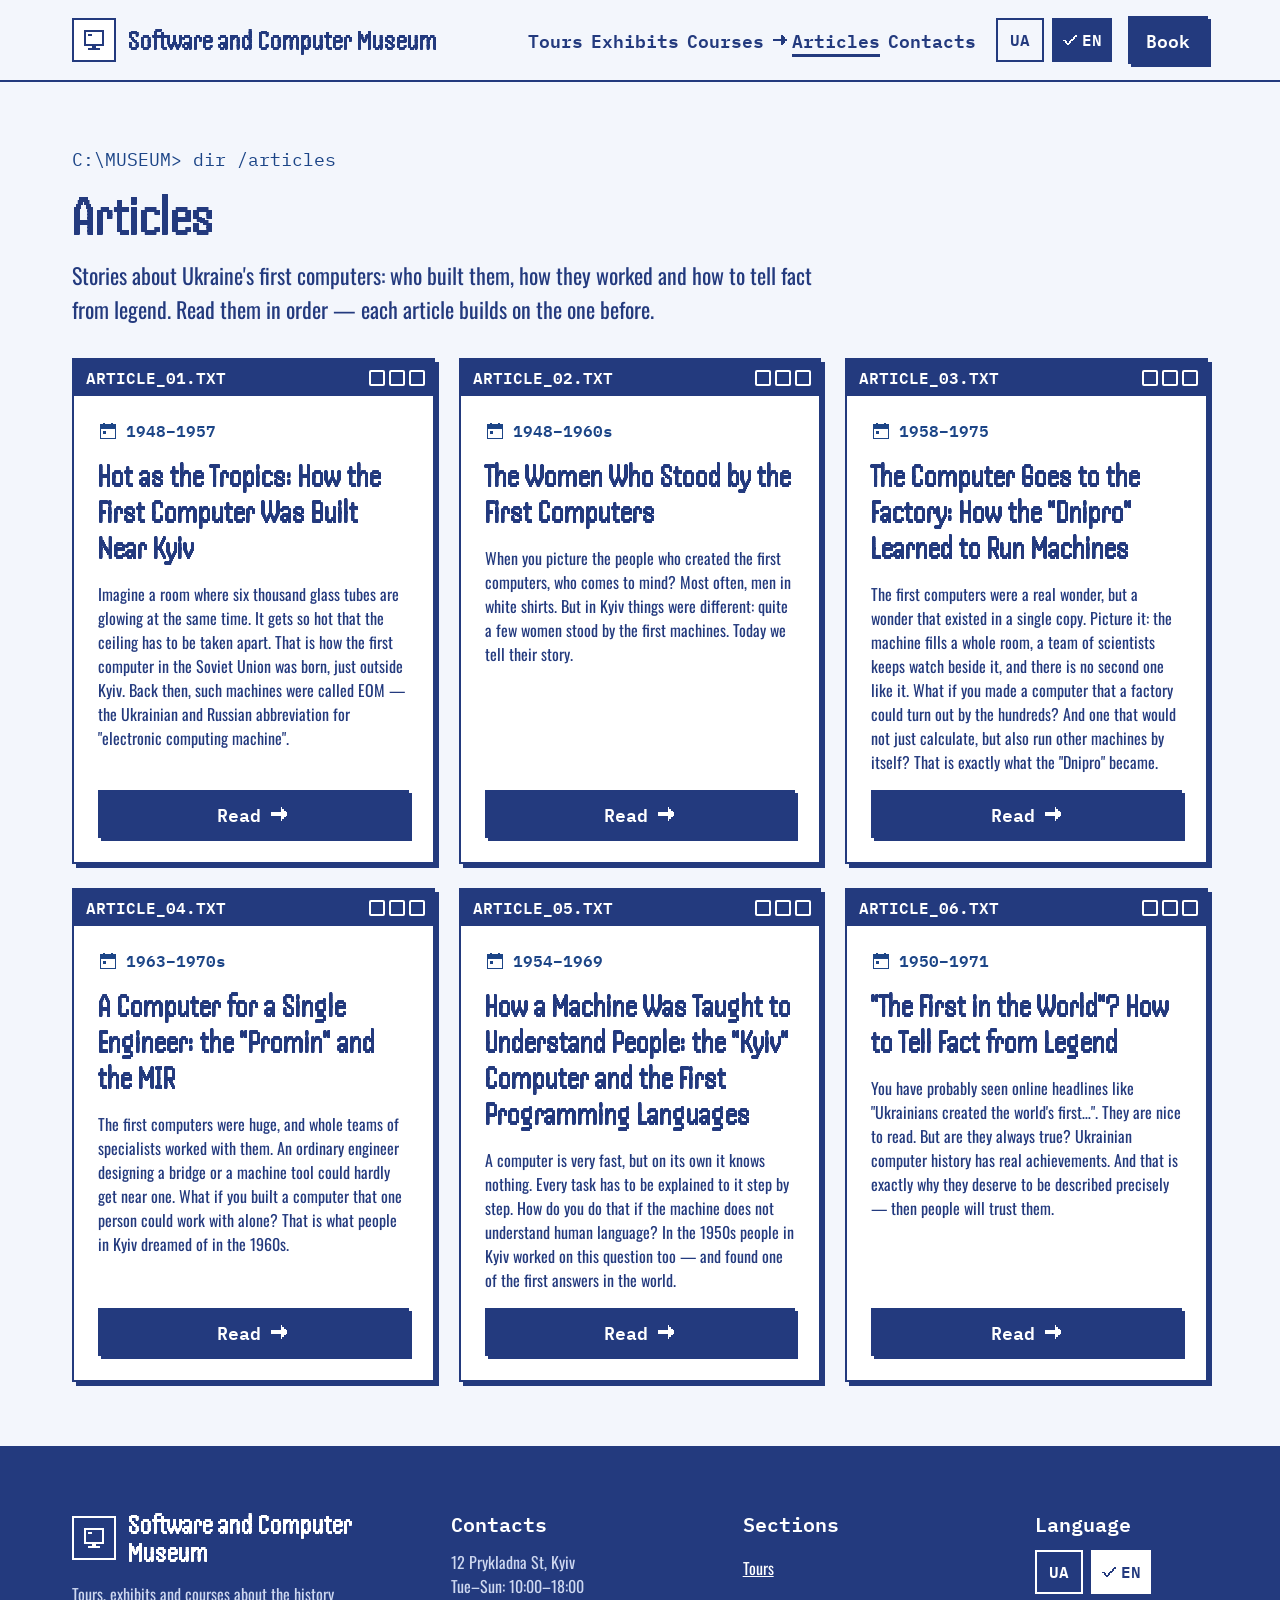
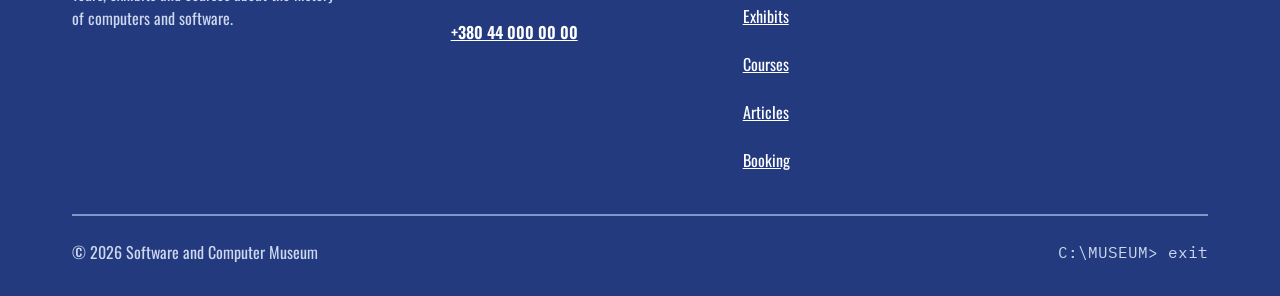
<file: articles-en.html>
<!doctype html>
<html lang="en" data-page-lang="en">
<head>
  <meta charset="utf-8">
  <meta name="viewport" content="width=device-width, initial-scale=1">
  <title>Articles — Software and Computer Museum</title>
  <meta name="description" content="Articles about Ukraine's first computers for schoolchildren, parents and adults.">
  <link rel="alternate" hreflang="uk" href="articles.html">
  <link rel="alternate" hreflang="en" href="articles-en.html">
  <link rel="stylesheet" href="assets/css/fonts.css">
  <link rel="stylesheet" href="assets/css/tokens.css">
  <link rel="stylesheet" href="assets/css/site.css">
</head>
<body id="top">
<!-- Згенеровано tools/build-articles.js — не редагуйте вручну, змінюйте .md-файли в articles/ -->

<svg width="0" height="0" style="position: absolute;" aria-hidden="true" focusable="false">
  <symbol id="ic-monitor" viewBox="0 0 12 12"><path fill-rule="evenodd" shape-rendering="crispEdges" d="M1 1h10v8H1zM2 2v6h8V2zM3 3h2v1H3zM5 9h2v1H5zM3 10h6v1H3z"/></symbol>
  <symbol id="ic-floppy" viewBox="0 0 12 12"><path fill-rule="evenodd" shape-rendering="crispEdges" d="M1 1h9v1h1v9H1zM3 1h5v3H3zM6 2h1v1H6zM3 6h6v4H3z"/></symbol>
  <symbol id="ic-clock" viewBox="0 0 12 12"><path fill-rule="evenodd" shape-rendering="crispEdges" d="M4 1h4v1h2v2h1v4h-1v2H8v1H4v-1H2V8H1V4h1V2h2zM4 2h4v1h1v1h1v4H9v1H8v1H4V9H3V8H2V4h1V3h1zM6 3h1v3h2v1H6z"/></symbol>
  <symbol id="ic-person" viewBox="0 0 12 12"><path fill-rule="evenodd" shape-rendering="crispEdges" d="M5 1h2v1h1v2H7v1H5V4H4V2h1zM3 6h6v1h1v4H2V7h1z"/></symbol>
  <symbol id="ic-ticket" viewBox="0 0 12 12"><path fill-rule="evenodd" shape-rendering="crispEdges" d="M1 3h10v2h-1v2h1v2H1V7h1V5H1zM6 4h1v1H6zM6 7h1v1H6z"/></symbol>
  <symbol id="ic-calendar" viewBox="0 0 12 12"><path fill-rule="evenodd" shape-rendering="crispEdges" d="M1 2h10v9H1zM2 5h8v5H2zM3 1h1v1H3zM8 1h1v1H8zM3 6h2v2H3z"/></symbol>
  <symbol id="ic-arrow-right" viewBox="0 0 12 12"><path shape-rendering="crispEdges" d="M1 5h6V2h1v1h1v1h1v1h1v2h-1v1H9v1H8v1H7V7H1z"/></symbol>
  <symbol id="ic-arrow-down" viewBox="0 0 12 12"><path shape-rendering="crispEdges" d="M5 1V7H2v1h1v1h1v1h1v1h2v-1h1V9h1V8h1V7H7V1z"/></symbol>
  <symbol id="ic-check" viewBox="0 0 12 12"><path shape-rendering="crispEdges" d="M1 6h2v1h1v1h1V7h1V6h1V5h1V4h1V3h1V2h1v2h-1v1H9v1H8v1H7v1H6v1H5v1H4V9H3V8H2V7H1z"/></symbol>
  <symbol id="ic-alert" viewBox="0 0 12 12"><path fill-rule="evenodd" shape-rendering="crispEdges" d="M1 1h10v10H1zM2 2v8h8V2zM5 3h2v4H5zM5 8h2v1H5z"/></symbol>
  <symbol id="ic-phone" viewBox="0 0 12 12"><path fill-rule="evenodd" shape-rendering="crispEdges" d="M2 1h3v3H4v2h1v1h1v1h2V7h3v3h-1v1H7v-1H5V9H4V8H3V6H2V4H1V2h1z"/></symbol>
  <symbol id="ic-pin" viewBox="0 0 12 12"><path fill-rule="evenodd" shape-rendering="crispEdges" d="M4 1h4v1h1v1h1v4H9v1H8v1H7v2H5V9H4V8H3V7H2V3h1V2h1zM5 3h2v2H5z"/></symbol>
  <symbol id="ic-book" viewBox="0 0 12 12"><path fill-rule="evenodd" shape-rendering="crispEdges" d="M1 2h4v1h2V2h4v9H7v-1H5v1H1zM2 3h3v6H2zM7 3h3v6H7z"/></symbol>
  <symbol id="ic-menu" viewBox="0 0 12 12"><path shape-rendering="crispEdges" d="M1 2h10v2H1zM1 5h10v2H1zM1 8h10v2H1z"/></symbol>
  <symbol id="ic-close" viewBox="0 0 12 12"><path shape-rendering="crispEdges" d="M1 1h2v1h1v1h1v1h2V3h1V2h1V1h2v2h-1v1H9v1H8v2h1v1h1v1h1v2H9v-1H8V9H7V8H5v1H4v1H3v1H1V9h1V8h1V7h1V5H3V4H2V3H1z"/></symbol>
</svg>

<a class="skip" href="#main" data-i18n="k1">Skip to main content</a>

<header class="hdr">
  <div class="wrap hdr-bar">
    <a class="logo hdr-logo" href="index.html?lang=en" data-i18n-attr="aria-label:k2" aria-label="Software and Computer Museum — back to top">
      <span class="logo-box"><svg class="ic i-l" aria-hidden="true"><use href="#ic-monitor"/></svg></span>
      <span class="disp logo-name">Software and Computer Museum</span>
    </a>
    <nav class="nav" data-i18n-attr="aria-label:k4" aria-label="Page sections">
      <a class="nl" href="index.html?lang=en#tours"><svg class="ic i-s" aria-hidden="true"><use href="#ic-arrow-right"/></svg><span data-i18n="k5">Tours</span></a>
      <a class="nl" href="index.html?lang=en#exhibits"><svg class="ic i-s" aria-hidden="true"><use href="#ic-arrow-right"/></svg><span data-i18n="k6">Exhibits</span></a>
      <a class="nl" href="index.html?lang=en#courses"><svg class="ic i-s" aria-hidden="true"><use href="#ic-arrow-right"/></svg><span data-i18n="k7">Courses</span></a>
      <a class="nl" href="articles-en.html" aria-current="page" data-href-uk="articles.html" data-href-en="articles-en.html"><svg class="ic i-s" aria-hidden="true"><use href="#ic-arrow-right"/></svg><span data-i18n="k148">Articles</span></a>
      <a class="nl" href="index.html?lang=en#contacts"><svg class="ic i-s" aria-hidden="true"><use href="#ic-arrow-right"/></svg><span data-i18n="k8">Contacts</span></a>
    </nav>
    <div class="hdr-actions">
      <div class="langs" role="group" data-i18n-attr="aria-label:k9" aria-label="Site language">
        <button type="button" class="lang" data-lang="uk" aria-pressed="false" data-i18n-attr="aria-label:k10" aria-label="UA — Ukrainian"><svg class="ic i-s" aria-hidden="true"><use href="#ic-check"/></svg>UA</button>
        <button type="button" class="lang" data-lang="en" lang="en" aria-pressed="true" data-i18n-attr="aria-label:k12" aria-label="EN — English"><svg class="ic i-s" aria-hidden="true"><use href="#ic-check"/></svg>EN</button>
      </div>
      <a class="btn" href="index.html?lang=en#booking" data-i18n="k14">Book</a>
    </div>
    <button type="button" class="btn btn-ghost burger" aria-expanded="false" aria-controls="mobile-menu">
      <span class="burger-closed" style="display: inline-flex; align-items: center; gap: var(--space-2);"><svg class="ic i-l" aria-hidden="true"><use href="#ic-menu"/></svg><span data-i18n="k15">Menu</span></span>
      <span class="burger-open" style="display: inline-flex; align-items: center; gap: var(--space-2);" hidden><svg class="ic i-l" aria-hidden="true"><use href="#ic-close"/></svg><span class="sr-only" data-i18n="k16">Close</span></span>
    </button>
  </div>
  <div class="wrap mmenu" id="mobile-menu" hidden>
    <nav class="mnav" data-i18n-attr="aria-label:k17" aria-label="Page sections (mobile menu)">
      <a class="ml" href="index.html?lang=en#tours"><span data-i18n="k5">Tours</span><svg class="ic i-m go" aria-hidden="true"><use href="#ic-arrow-right"/></svg><span class="here" aria-hidden="true"><svg class="ic i-s"><use href="#ic-check"/></svg><span data-i18n="k18">you are here</span></span></a>
      <a class="ml" href="index.html?lang=en#exhibits"><span data-i18n="k6">Exhibits</span><svg class="ic i-m go" aria-hidden="true"><use href="#ic-arrow-right"/></svg><span class="here" aria-hidden="true"><svg class="ic i-s"><use href="#ic-check"/></svg><span data-i18n="k18">you are here</span></span></a>
      <a class="ml" href="index.html?lang=en#courses"><span data-i18n="k7">Courses</span><svg class="ic i-m go" aria-hidden="true"><use href="#ic-arrow-right"/></svg><span class="here" aria-hidden="true"><svg class="ic i-s"><use href="#ic-check"/></svg><span data-i18n="k18">you are here</span></span></a>
      <a class="ml" href="articles-en.html" aria-current="page" data-href-uk="articles.html" data-href-en="articles-en.html"><span data-i18n="k148">Articles</span><svg class="ic i-m go" aria-hidden="true"><use href="#ic-arrow-right"/></svg><span class="here" aria-hidden="true"><svg class="ic i-s"><use href="#ic-check"/></svg><span data-i18n="k18">you are here</span></span></a>
      <a class="ml" href="index.html?lang=en#contacts"><span data-i18n="k8">Contacts</span><svg class="ic i-m go" aria-hidden="true"><use href="#ic-arrow-right"/></svg><span class="here" aria-hidden="true"><svg class="ic i-s"><use href="#ic-check"/></svg><span data-i18n="k18">you are here</span></span></a>
    </nav>
    <div class="mmenu-actions">
      <div class="langs" role="group" data-i18n-attr="aria-label:k9" aria-label="Site language">
        <button type="button" class="lang" data-lang="uk" aria-pressed="false" data-i18n-attr="aria-label:k10" aria-label="UA — Ukrainian"><svg class="ic i-s" aria-hidden="true"><use href="#ic-check"/></svg>UA</button>
        <button type="button" class="lang" data-lang="en" lang="en" aria-pressed="true" data-i18n-attr="aria-label:k12" aria-label="EN — English"><svg class="ic i-s" aria-hidden="true"><use href="#ic-check"/></svg>EN</button>
      </div>
      <a class="btn" href="index.html?lang=en#booking" data-close-menu data-i18n="k14">Book</a>
    </div>
  </div>
</header>

<main id="main">

<section class="sec" aria-labelledby="articles-title">
  <div class="wrap">
    <div class="sec-head">
      <p class="mono prompt" aria-hidden="true">C:\MUSEUM&gt; dir /articles</p>
      <h1 id="articles-title" class="disp h2">Articles</h1>
      <p class="lead">Stories about Ukraine's first computers: who built them, how they worked and how to tell fact from legend. Read them in order — each article builds on the one before.</p>
    </div>
    <div class="g3">

      <article class="win card card-article">
        <div class="wtitle" aria-hidden="true"><span>ARTICLE_01.TXT</span><span class="wctl"><span></span><span></span><span></span></span></div>
        <div class="winbody">
          <p class="year"><svg class="ic i-m" aria-hidden="true"><use href="#ic-calendar"/></svg>1948–1957</p>
          <h2 class="disp ct">Hot as the Tropics: How the First Computer Was Built Near Kyiv</h2>
          <p class="excerpt">Imagine a room where six thousand glass tubes are glowing at the same time. It gets so hot that the ceiling has to be taken apart. That is how the first computer in the Soviet Union was born, just outside Kyiv. Back then, such machines were called EOM — the Ukrainian and Russian abbreviation for &quot;electronic computing machine&quot;.</p>
          <a class="btn" href="articles/en/01-spekotno-yak-u-tropikakh.html" aria-label="Read the article “Hot as the Tropics: How the First Computer Was Built Near Kyiv”">Read<svg class="ic i-m" aria-hidden="true"><use href="#ic-arrow-right"/></svg></a>
        </div>
      </article>

      <article class="win card card-article">
        <div class="wtitle" aria-hidden="true"><span>ARTICLE_02.TXT</span><span class="wctl"><span></span><span></span><span></span></span></div>
        <div class="winbody">
          <p class="year"><svg class="ic i-m" aria-hidden="true"><use href="#ic-calendar"/></svg>1948–1960s</p>
          <h2 class="disp ct">The Women Who Stood by the First Computers</h2>
          <p class="excerpt">When you picture the people who created the first computers, who comes to mind? Most often, men in white shirts. But in Kyiv things were different: quite a few women stood by the first machines. Today we tell their story.</p>
          <a class="btn" href="articles/en/02-zhinky-bilya-pershykh-kompyuteriv.html" aria-label="Read the article “The Women Who Stood by the First Computers”">Read<svg class="ic i-m" aria-hidden="true"><use href="#ic-arrow-right"/></svg></a>
        </div>
      </article>

      <article class="win card card-article">
        <div class="wtitle" aria-hidden="true"><span>ARTICLE_03.TXT</span><span class="wctl"><span></span><span></span><span></span></span></div>
        <div class="winbody">
          <p class="year"><svg class="ic i-m" aria-hidden="true"><use href="#ic-calendar"/></svg>1958–1975</p>
          <h2 class="disp ct">The Computer Goes to the Factory: How the &quot;Dnipro&quot; Learned to Run Machines</h2>
          <p class="excerpt">The first computers were a real wonder, but a wonder that existed in a single copy. Picture it: the machine fills a whole room, a team of scientists keeps watch beside it, and there is no second one like it. What if you made a computer that a factory could turn out by the hundreds? And one that would not just calculate, but also run other machines by itself? That is exactly what the &quot;Dnipro&quot; became.</p>
          <a class="btn" href="articles/en/03-kompyuter-ide-na-zavod.html" aria-label="Read the article “The Computer Goes to the Factory: How the &quot;Dnipro&quot; Learned to Run Machines”">Read<svg class="ic i-m" aria-hidden="true"><use href="#ic-arrow-right"/></svg></a>
        </div>
      </article>

      <article class="win card card-article">
        <div class="wtitle" aria-hidden="true"><span>ARTICLE_04.TXT</span><span class="wctl"><span></span><span></span><span></span></span></div>
        <div class="winbody">
          <p class="year"><svg class="ic i-m" aria-hidden="true"><use href="#ic-calendar"/></svg>1963–1970s</p>
          <h2 class="disp ct">A Computer for a Single Engineer: the &quot;Promin&quot; and the MIR</h2>
          <p class="excerpt">The first computers were huge, and whole teams of specialists worked with them. An ordinary engineer designing a bridge or a machine tool could hardly get near one. What if you built a computer that one person could work with alone? That is what people in Kyiv dreamed of in the 1960s.</p>
          <a class="btn" href="articles/en/04-kompyuter-dlya-odnoho-inzhenera.html" aria-label="Read the article “A Computer for a Single Engineer: the &quot;Promin&quot; and the MIR”">Read<svg class="ic i-m" aria-hidden="true"><use href="#ic-arrow-right"/></svg></a>
        </div>
      </article>

      <article class="win card card-article">
        <div class="wtitle" aria-hidden="true"><span>ARTICLE_05.TXT</span><span class="wctl"><span></span><span></span><span></span></span></div>
        <div class="winbody">
          <p class="year"><svg class="ic i-m" aria-hidden="true"><use href="#ic-calendar"/></svg>1954–1969</p>
          <h2 class="disp ct">How a Machine Was Taught to Understand People: the &quot;Kyiv&quot; Computer and the First Programming Languages</h2>
          <p class="excerpt">A computer is very fast, but on its own it knows nothing. Every task has to be explained to it step by step. How do you do that if the machine does not understand human language? In the 1950s people in Kyiv worked on this question too — and found one of the first answers in the world.</p>
          <a class="btn" href="articles/en/05-yak-navchyly-mashynu-rozumity-lyudynu.html" aria-label="Read the article “How a Machine Was Taught to Understand People: the &quot;Kyiv&quot; Computer and the First Programming Languages”">Read<svg class="ic i-m" aria-hidden="true"><use href="#ic-arrow-right"/></svg></a>
        </div>
      </article>

      <article class="win card card-article">
        <div class="wtitle" aria-hidden="true"><span>ARTICLE_06.TXT</span><span class="wctl"><span></span><span></span><span></span></span></div>
        <div class="winbody">
          <p class="year"><svg class="ic i-m" aria-hidden="true"><use href="#ic-calendar"/></svg>1950–1971</p>
          <h2 class="disp ct">&quot;The First in the World&quot;? How to Tell Fact from Legend</h2>
          <p class="excerpt">You have probably seen online headlines like &quot;Ukrainians created the world's first…&quot;. They are nice to read. But are they always true? Ukrainian computer history has real achievements. And that is exactly why they deserve to be described precisely — then people will trust them.</p>
          <a class="btn" href="articles/en/06-pershyi-u-sviti-fakt-chy-lehenda.html" aria-label="Read the article “&quot;The First in the World&quot;? How to Tell Fact from Legend”">Read<svg class="ic i-m" aria-hidden="true"><use href="#ic-arrow-right"/></svg></a>
        </div>
      </article>

    </div>
  </div>
</section>

</main>

<footer class="ftr" data-theme="dark">
  <div class="wrap ftr-inner">
    <div class="ftr-grid">
      <div class="ftr-col ftr-about">
        <a class="logo" href="index.html?lang=en" data-i18n-attr="aria-label:k2" aria-label="Software and Computer Museum — back to top">
          <span class="logo-box"><svg class="ic i-l" aria-hidden="true"><use href="#ic-monitor"/></svg></span>
          <span class="disp logo-name">Software and Computer Museum</span>
        </a>
        <p class="caption muted" data-i18n="k139">Tours, exhibits and courses about the history of computers and software.</p>
      </div>
      <div class="ftr-col">
        <p class="h4" data-i18n="k8">Contacts</p>
        <p class="caption muted"><span data-i18n="k131">12 Prykladna St, Kyiv</span><br><span data-i18n="k133">Tue–Sun: 10:00–18:00</span></p>
        <a class="ftr-link" href="tel:+380440000000" style="font-weight: 600;" data-i18n-attr="aria-label:k122" aria-label="Call the museum: +380 44 000 00 00">+380 44 000 00 00</a>
      </div>
      <nav class="ftr-col ftr-nav" data-i18n-attr="aria-label:k140" aria-label="Page sections (footer)">
        <p class="h4" data-i18n="k141">Sections</p>
        <a class="ftr-link" href="index.html?lang=en#tours" data-i18n="k5">Tours</a>
        <a class="ftr-link" href="index.html?lang=en#exhibits" data-i18n="k6">Exhibits</a>
        <a class="ftr-link" href="index.html?lang=en#courses" data-i18n="k7">Courses</a>
        <a class="ftr-link" href="articles-en.html" data-href-uk="articles.html" data-href-en="articles-en.html" data-i18n="k148">Articles</a>
        <a class="ftr-link" href="index.html?lang=en#booking" data-i18n="k142">Booking</a>
      </nav>
      <div class="ftr-col">
        <p class="h4" data-i18n="k143">Language</p>
        <div class="langs" role="group" data-i18n-attr="aria-label:k9" aria-label="Site language">
          <button type="button" class="lang" data-lang="uk" aria-pressed="false" data-i18n-attr="aria-label:k10" aria-label="UA — Ukrainian"><svg class="ic i-s" aria-hidden="true"><use href="#ic-check"/></svg>UA</button>
          <button type="button" class="lang" data-lang="en" lang="en" aria-pressed="true" data-i18n-attr="aria-label:k12" aria-label="EN — English"><svg class="ic i-s" aria-hidden="true"><use href="#ic-check"/></svg>EN</button>
        </div>
      </div>
    </div>
    <div class="ftr-bottom">
      <p class="caption muted" data-i18n="k144">© 2026 Software and Computer Museum</p>
      <p class="mono muted" style="margin: 0;" aria-hidden="true" data-i18n="k145">C:\MUSEUM&gt; exit</p>
    </div>
  </div>
</footer>

<script src="assets/js/content.uk.js"></script>
<script src="assets/js/content.en.js"></script>
<script src="assets/js/app.js"></script>
</body>
</html>
</file>
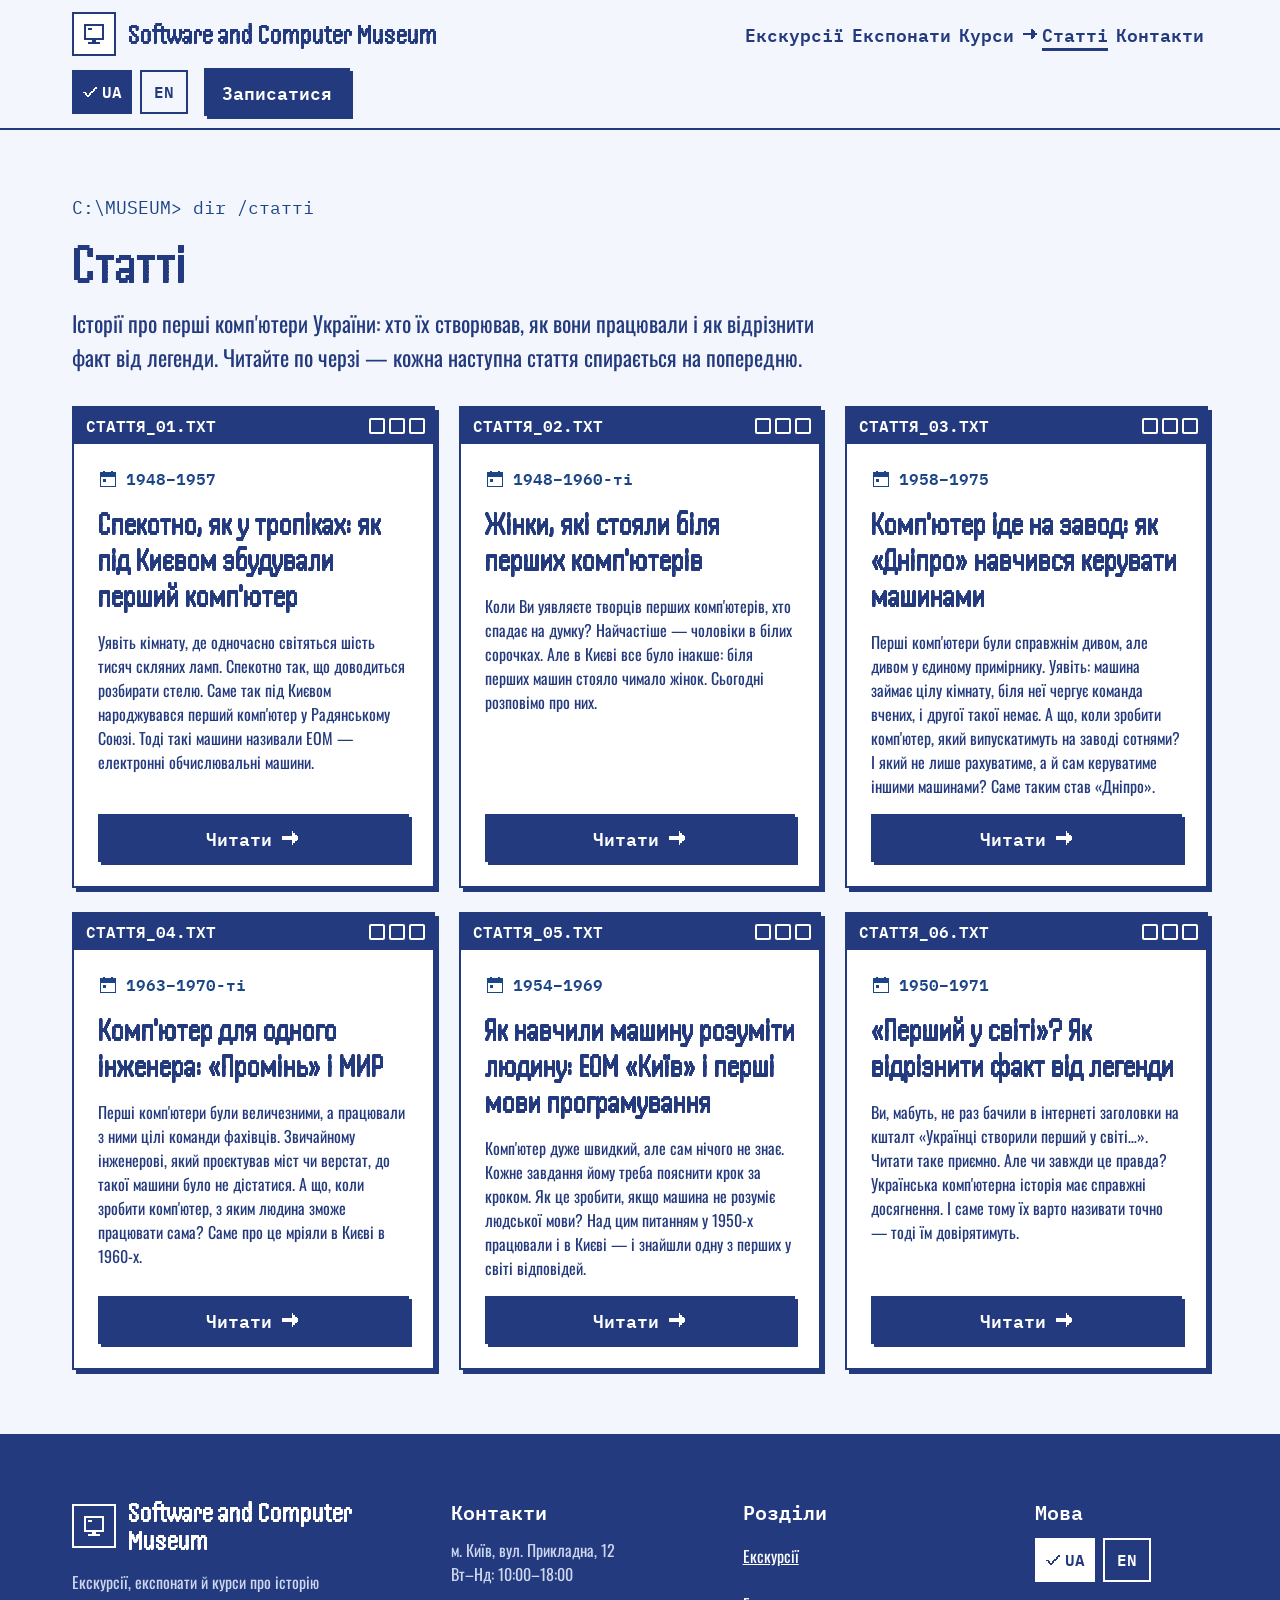
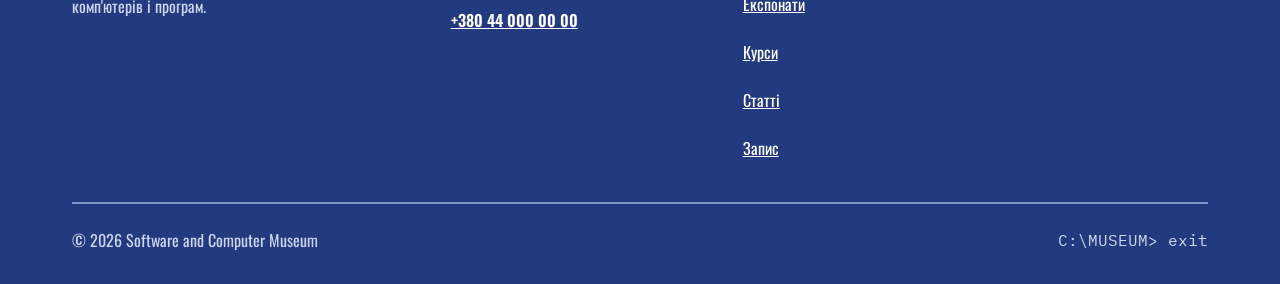
<file: articles.html>
<!doctype html>
<html lang="uk" data-page-lang="uk">
<head>
  <meta charset="utf-8">
  <meta name="viewport" content="width=device-width, initial-scale=1">
  <title>Статті — Software and Computer Museum</title>
  <meta name="description" content="Статті про перші комп'ютери України для школярів, батьків і дорослих.">
  <link rel="alternate" hreflang="uk" href="articles.html">
  <link rel="alternate" hreflang="en" href="articles-en.html">
  <link rel="stylesheet" href="assets/css/fonts.css">
  <link rel="stylesheet" href="assets/css/tokens.css">
  <link rel="stylesheet" href="assets/css/site.css">
</head>
<body id="top">
<!-- Згенеровано tools/build-articles.js — не редагуйте вручну, змінюйте .md-файли в articles/ -->

<svg width="0" height="0" style="position: absolute;" aria-hidden="true" focusable="false">
  <symbol id="ic-monitor" viewBox="0 0 12 12"><path fill-rule="evenodd" shape-rendering="crispEdges" d="M1 1h10v8H1zM2 2v6h8V2zM3 3h2v1H3zM5 9h2v1H5zM3 10h6v1H3z"/></symbol>
  <symbol id="ic-floppy" viewBox="0 0 12 12"><path fill-rule="evenodd" shape-rendering="crispEdges" d="M1 1h9v1h1v9H1zM3 1h5v3H3zM6 2h1v1H6zM3 6h6v4H3z"/></symbol>
  <symbol id="ic-clock" viewBox="0 0 12 12"><path fill-rule="evenodd" shape-rendering="crispEdges" d="M4 1h4v1h2v2h1v4h-1v2H8v1H4v-1H2V8H1V4h1V2h2zM4 2h4v1h1v1h1v4H9v1H8v1H4V9H3V8H2V4h1V3h1zM6 3h1v3h2v1H6z"/></symbol>
  <symbol id="ic-person" viewBox="0 0 12 12"><path fill-rule="evenodd" shape-rendering="crispEdges" d="M5 1h2v1h1v2H7v1H5V4H4V2h1zM3 6h6v1h1v4H2V7h1z"/></symbol>
  <symbol id="ic-ticket" viewBox="0 0 12 12"><path fill-rule="evenodd" shape-rendering="crispEdges" d="M1 3h10v2h-1v2h1v2H1V7h1V5H1zM6 4h1v1H6zM6 7h1v1H6z"/></symbol>
  <symbol id="ic-calendar" viewBox="0 0 12 12"><path fill-rule="evenodd" shape-rendering="crispEdges" d="M1 2h10v9H1zM2 5h8v5H2zM3 1h1v1H3zM8 1h1v1H8zM3 6h2v2H3z"/></symbol>
  <symbol id="ic-arrow-right" viewBox="0 0 12 12"><path shape-rendering="crispEdges" d="M1 5h6V2h1v1h1v1h1v1h1v2h-1v1H9v1H8v1H7V7H1z"/></symbol>
  <symbol id="ic-arrow-down" viewBox="0 0 12 12"><path shape-rendering="crispEdges" d="M5 1V7H2v1h1v1h1v1h1v1h2v-1h1V9h1V8h1V7H7V1z"/></symbol>
  <symbol id="ic-check" viewBox="0 0 12 12"><path shape-rendering="crispEdges" d="M1 6h2v1h1v1h1V7h1V6h1V5h1V4h1V3h1V2h1v2h-1v1H9v1H8v1H7v1H6v1H5v1H4V9H3V8H2V7H1z"/></symbol>
  <symbol id="ic-alert" viewBox="0 0 12 12"><path fill-rule="evenodd" shape-rendering="crispEdges" d="M1 1h10v10H1zM2 2v8h8V2zM5 3h2v4H5zM5 8h2v1H5z"/></symbol>
  <symbol id="ic-phone" viewBox="0 0 12 12"><path fill-rule="evenodd" shape-rendering="crispEdges" d="M2 1h3v3H4v2h1v1h1v1h2V7h3v3h-1v1H7v-1H5V9H4V8H3V6H2V4H1V2h1z"/></symbol>
  <symbol id="ic-pin" viewBox="0 0 12 12"><path fill-rule="evenodd" shape-rendering="crispEdges" d="M4 1h4v1h1v1h1v4H9v1H8v1H7v2H5V9H4V8H3V7H2V3h1V2h1zM5 3h2v2H5z"/></symbol>
  <symbol id="ic-book" viewBox="0 0 12 12"><path fill-rule="evenodd" shape-rendering="crispEdges" d="M1 2h4v1h2V2h4v9H7v-1H5v1H1zM2 3h3v6H2zM7 3h3v6H7z"/></symbol>
  <symbol id="ic-menu" viewBox="0 0 12 12"><path shape-rendering="crispEdges" d="M1 2h10v2H1zM1 5h10v2H1zM1 8h10v2H1z"/></symbol>
  <symbol id="ic-close" viewBox="0 0 12 12"><path shape-rendering="crispEdges" d="M1 1h2v1h1v1h1v1h2V3h1V2h1V1h2v2h-1v1H9v1H8v2h1v1h1v1h1v2H9v-1H8V9H7V8H5v1H4v1H3v1H1V9h1V8h1V7h1V5H3V4H2V3H1z"/></symbol>
</svg>

<a class="skip" href="#main" data-i18n="k1">Перейти до основного вмісту</a>

<header class="hdr">
  <div class="wrap hdr-bar">
    <a class="logo hdr-logo" href="index.html" data-i18n-attr="aria-label:k2" aria-label="Software and Computer Museum — на початок сторінки">
      <span class="logo-box"><svg class="ic i-l" aria-hidden="true"><use href="#ic-monitor"/></svg></span>
      <span class="disp logo-name">Software and Computer Museum</span>
    </a>
    <nav class="nav" data-i18n-attr="aria-label:k4" aria-label="Розділи сторінки">
      <a class="nl" href="index.html#tours"><svg class="ic i-s" aria-hidden="true"><use href="#ic-arrow-right"/></svg><span data-i18n="k5">Екскурсії</span></a>
      <a class="nl" href="index.html#exhibits"><svg class="ic i-s" aria-hidden="true"><use href="#ic-arrow-right"/></svg><span data-i18n="k6">Експонати</span></a>
      <a class="nl" href="index.html#courses"><svg class="ic i-s" aria-hidden="true"><use href="#ic-arrow-right"/></svg><span data-i18n="k7">Курси</span></a>
      <a class="nl" href="articles.html" aria-current="page" data-href-uk="articles.html" data-href-en="articles-en.html"><svg class="ic i-s" aria-hidden="true"><use href="#ic-arrow-right"/></svg><span data-i18n="k148">Статті</span></a>
      <a class="nl" href="index.html#contacts"><svg class="ic i-s" aria-hidden="true"><use href="#ic-arrow-right"/></svg><span data-i18n="k8">Контакти</span></a>
    </nav>
    <div class="hdr-actions">
      <div class="langs" role="group" data-i18n-attr="aria-label:k9" aria-label="Мова сайту">
        <button type="button" class="lang" data-lang="uk" aria-pressed="true" data-i18n-attr="aria-label:k10" aria-label="UA — українська"><svg class="ic i-s" aria-hidden="true"><use href="#ic-check"/></svg>UA</button>
        <button type="button" class="lang" data-lang="en" lang="en" aria-pressed="false" data-i18n-attr="aria-label:k12" aria-label="EN — English"><svg class="ic i-s" aria-hidden="true"><use href="#ic-check"/></svg>EN</button>
      </div>
      <a class="btn" href="index.html#booking" data-i18n="k14">Записатися</a>
    </div>
    <button type="button" class="btn btn-ghost burger" aria-expanded="false" aria-controls="mobile-menu">
      <span class="burger-closed" style="display: inline-flex; align-items: center; gap: var(--space-2);"><svg class="ic i-l" aria-hidden="true"><use href="#ic-menu"/></svg><span data-i18n="k15">Меню</span></span>
      <span class="burger-open" style="display: inline-flex; align-items: center; gap: var(--space-2);" hidden><svg class="ic i-l" aria-hidden="true"><use href="#ic-close"/></svg><span class="sr-only" data-i18n="k16">Закрити</span></span>
    </button>
  </div>
  <div class="wrap mmenu" id="mobile-menu" hidden>
    <nav class="mnav" data-i18n-attr="aria-label:k17" aria-label="Розділи сторінки (мобільне меню)">
      <a class="ml" href="index.html#tours"><span data-i18n="k5">Екскурсії</span><svg class="ic i-m go" aria-hidden="true"><use href="#ic-arrow-right"/></svg><span class="here" aria-hidden="true"><svg class="ic i-s"><use href="#ic-check"/></svg><span data-i18n="k18">ви тут</span></span></a>
      <a class="ml" href="index.html#exhibits"><span data-i18n="k6">Експонати</span><svg class="ic i-m go" aria-hidden="true"><use href="#ic-arrow-right"/></svg><span class="here" aria-hidden="true"><svg class="ic i-s"><use href="#ic-check"/></svg><span data-i18n="k18">ви тут</span></span></a>
      <a class="ml" href="index.html#courses"><span data-i18n="k7">Курси</span><svg class="ic i-m go" aria-hidden="true"><use href="#ic-arrow-right"/></svg><span class="here" aria-hidden="true"><svg class="ic i-s"><use href="#ic-check"/></svg><span data-i18n="k18">ви тут</span></span></a>
      <a class="ml" href="articles.html" aria-current="page" data-href-uk="articles.html" data-href-en="articles-en.html"><span data-i18n="k148">Статті</span><svg class="ic i-m go" aria-hidden="true"><use href="#ic-arrow-right"/></svg><span class="here" aria-hidden="true"><svg class="ic i-s"><use href="#ic-check"/></svg><span data-i18n="k18">ви тут</span></span></a>
      <a class="ml" href="index.html#contacts"><span data-i18n="k8">Контакти</span><svg class="ic i-m go" aria-hidden="true"><use href="#ic-arrow-right"/></svg><span class="here" aria-hidden="true"><svg class="ic i-s"><use href="#ic-check"/></svg><span data-i18n="k18">ви тут</span></span></a>
    </nav>
    <div class="mmenu-actions">
      <div class="langs" role="group" data-i18n-attr="aria-label:k9" aria-label="Мова сайту">
        <button type="button" class="lang" data-lang="uk" aria-pressed="true" data-i18n-attr="aria-label:k10" aria-label="UA — українська"><svg class="ic i-s" aria-hidden="true"><use href="#ic-check"/></svg>UA</button>
        <button type="button" class="lang" data-lang="en" lang="en" aria-pressed="false" data-i18n-attr="aria-label:k12" aria-label="EN — English"><svg class="ic i-s" aria-hidden="true"><use href="#ic-check"/></svg>EN</button>
      </div>
      <a class="btn" href="index.html#booking" data-close-menu data-i18n="k14">Записатися</a>
    </div>
  </div>
</header>

<main id="main">

<section class="sec" aria-labelledby="articles-title">
  <div class="wrap">
    <div class="sec-head">
      <p class="mono prompt" aria-hidden="true">C:\MUSEUM&gt; dir /статті</p>
      <h1 id="articles-title" class="disp h2">Статті</h1>
      <p class="lead">Історії про перші комп'ютери України: хто їх створював, як вони працювали і як відрізнити факт від легенди. Читайте по черзі — кожна наступна стаття спирається на попередню.</p>
    </div>
    <div class="g3">

      <article class="win card card-article">
        <div class="wtitle" aria-hidden="true"><span>СТАТТЯ_01.TXT</span><span class="wctl"><span></span><span></span><span></span></span></div>
        <div class="winbody">
          <p class="year"><svg class="ic i-m" aria-hidden="true"><use href="#ic-calendar"/></svg>1948–1957</p>
          <h2 class="disp ct">Спекотно, як у тропіках: як під Києвом збудували перший комп'ютер</h2>
          <p class="excerpt">Уявіть кімнату, де одночасно світяться шість тисяч скляних ламп. Спекотно так, що доводиться розбирати стелю. Саме так під Києвом народжувався перший комп'ютер у Радянському Союзі. Тоді такі машини називали ЕОМ — електронні обчислювальні машини.</p>
          <a class="btn" href="articles/01-spekotno-yak-u-tropikakh.html" aria-label="Читати статтю «Спекотно, як у тропіках: як під Києвом збудували перший комп'ютер»">Читати<svg class="ic i-m" aria-hidden="true"><use href="#ic-arrow-right"/></svg></a>
        </div>
      </article>

      <article class="win card card-article">
        <div class="wtitle" aria-hidden="true"><span>СТАТТЯ_02.TXT</span><span class="wctl"><span></span><span></span><span></span></span></div>
        <div class="winbody">
          <p class="year"><svg class="ic i-m" aria-hidden="true"><use href="#ic-calendar"/></svg>1948–1960-ті</p>
          <h2 class="disp ct">Жінки, які стояли біля перших комп'ютерів</h2>
          <p class="excerpt">Коли Ви уявляєте творців перших комп'ютерів, хто спадає на думку? Найчастіше — чоловіки в білих сорочках. Але в Києві все було інакше: біля перших машин стояло чимало жінок. Сьогодні розповімо про них.</p>
          <a class="btn" href="articles/02-zhinky-bilya-pershykh-kompyuteriv.html" aria-label="Читати статтю «Жінки, які стояли біля перших комп'ютерів»">Читати<svg class="ic i-m" aria-hidden="true"><use href="#ic-arrow-right"/></svg></a>
        </div>
      </article>

      <article class="win card card-article">
        <div class="wtitle" aria-hidden="true"><span>СТАТТЯ_03.TXT</span><span class="wctl"><span></span><span></span><span></span></span></div>
        <div class="winbody">
          <p class="year"><svg class="ic i-m" aria-hidden="true"><use href="#ic-calendar"/></svg>1958–1975</p>
          <h2 class="disp ct">Комп'ютер іде на завод: як «Дніпро» навчився керувати машинами</h2>
          <p class="excerpt">Перші комп'ютери були справжнім дивом, але дивом у єдиному примірнику. Уявіть: машина займає цілу кімнату, біля неї чергує команда вчених, і другої такої немає. А що, коли зробити комп'ютер, який випускатимуть на заводі сотнями? І який не лише рахуватиме, а й сам керуватиме іншими машинами? Саме таким став «Дніпро».</p>
          <a class="btn" href="articles/03-kompyuter-ide-na-zavod.html" aria-label="Читати статтю «Комп'ютер іде на завод: як «Дніпро» навчився керувати машинами»">Читати<svg class="ic i-m" aria-hidden="true"><use href="#ic-arrow-right"/></svg></a>
        </div>
      </article>

      <article class="win card card-article">
        <div class="wtitle" aria-hidden="true"><span>СТАТТЯ_04.TXT</span><span class="wctl"><span></span><span></span><span></span></span></div>
        <div class="winbody">
          <p class="year"><svg class="ic i-m" aria-hidden="true"><use href="#ic-calendar"/></svg>1963–1970-ті</p>
          <h2 class="disp ct">Комп'ютер для одного інженера: «Промінь» і МИР</h2>
          <p class="excerpt">Перші комп'ютери були величезними, а працювали з ними цілі команди фахівців. Звичайному інженерові, який проєктував міст чи верстат, до такої машини було не дістатися. А що, коли зробити комп'ютер, з яким людина зможе працювати сама? Саме про це мріяли в Києві в 1960-х.</p>
          <a class="btn" href="articles/04-kompyuter-dlya-odnoho-inzhenera.html" aria-label="Читати статтю «Комп'ютер для одного інженера: «Промінь» і МИР»">Читати<svg class="ic i-m" aria-hidden="true"><use href="#ic-arrow-right"/></svg></a>
        </div>
      </article>

      <article class="win card card-article">
        <div class="wtitle" aria-hidden="true"><span>СТАТТЯ_05.TXT</span><span class="wctl"><span></span><span></span><span></span></span></div>
        <div class="winbody">
          <p class="year"><svg class="ic i-m" aria-hidden="true"><use href="#ic-calendar"/></svg>1954–1969</p>
          <h2 class="disp ct">Як навчили машину розуміти людину: ЕОМ «Київ» і перші мови програмування</h2>
          <p class="excerpt">Комп'ютер дуже швидкий, але сам нічого не знає. Кожне завдання йому треба пояснити крок за кроком. Як це зробити, якщо машина не розуміє людської мови? Над цим питанням у 1950-х працювали і в Києві — і знайшли одну з перших у світі відповідей.</p>
          <a class="btn" href="articles/05-yak-navchyly-mashynu-rozumity-lyudynu.html" aria-label="Читати статтю «Як навчили машину розуміти людину: ЕОМ «Київ» і перші мови програмування»">Читати<svg class="ic i-m" aria-hidden="true"><use href="#ic-arrow-right"/></svg></a>
        </div>
      </article>

      <article class="win card card-article">
        <div class="wtitle" aria-hidden="true"><span>СТАТТЯ_06.TXT</span><span class="wctl"><span></span><span></span><span></span></span></div>
        <div class="winbody">
          <p class="year"><svg class="ic i-m" aria-hidden="true"><use href="#ic-calendar"/></svg>1950–1971</p>
          <h2 class="disp ct">«Перший у світі»? Як відрізнити факт від легенди</h2>
          <p class="excerpt">Ви, мабуть, не раз бачили в інтернеті заголовки на кшталт «Українці створили перший у світі…». Читати таке приємно. Але чи завжди це правда? Українська комп'ютерна історія має справжні досягнення. І саме тому їх варто називати точно — тоді їм довірятимуть.</p>
          <a class="btn" href="articles/06-pershyi-u-sviti-fakt-chy-lehenda.html" aria-label="Читати статтю ««Перший у світі»? Як відрізнити факт від легенди»">Читати<svg class="ic i-m" aria-hidden="true"><use href="#ic-arrow-right"/></svg></a>
        </div>
      </article>

    </div>
  </div>
</section>

</main>

<footer class="ftr" data-theme="dark">
  <div class="wrap ftr-inner">
    <div class="ftr-grid">
      <div class="ftr-col ftr-about">
        <a class="logo" href="index.html" data-i18n-attr="aria-label:k2" aria-label="Software and Computer Museum — на початок сторінки">
          <span class="logo-box"><svg class="ic i-l" aria-hidden="true"><use href="#ic-monitor"/></svg></span>
          <span class="disp logo-name">Software and Computer Museum</span>
        </a>
        <p class="caption muted" data-i18n="k139">Екскурсії, експонати й курси про історію комп'ютерів і програм.</p>
      </div>
      <div class="ftr-col">
        <p class="h4" data-i18n="k8">Контакти</p>
        <p class="caption muted"><span data-i18n="k131">м. Київ, вул. Прикладна, 12</span><br><span data-i18n="k133">Вт–Нд: 10:00–18:00</span></p>
        <a class="ftr-link" href="tel:+380440000000" style="font-weight: 600;" data-i18n-attr="aria-label:k122" aria-label="Зателефонувати в музей: +380 44 000 00 00">+380 44 000 00 00</a>
      </div>
      <nav class="ftr-col ftr-nav" data-i18n-attr="aria-label:k140" aria-label="Розділи сторінки (підвал)">
        <p class="h4" data-i18n="k141">Розділи</p>
        <a class="ftr-link" href="index.html#tours" data-i18n="k5">Екскурсії</a>
        <a class="ftr-link" href="index.html#exhibits" data-i18n="k6">Експонати</a>
        <a class="ftr-link" href="index.html#courses" data-i18n="k7">Курси</a>
        <a class="ftr-link" href="articles.html" data-href-uk="articles.html" data-href-en="articles-en.html" data-i18n="k148">Статті</a>
        <a class="ftr-link" href="index.html#booking" data-i18n="k142">Запис</a>
      </nav>
      <div class="ftr-col">
        <p class="h4" data-i18n="k143">Мова</p>
        <div class="langs" role="group" data-i18n-attr="aria-label:k9" aria-label="Мова сайту">
          <button type="button" class="lang" data-lang="uk" aria-pressed="true" data-i18n-attr="aria-label:k10" aria-label="UA — українська"><svg class="ic i-s" aria-hidden="true"><use href="#ic-check"/></svg>UA</button>
          <button type="button" class="lang" data-lang="en" lang="en" aria-pressed="false" data-i18n-attr="aria-label:k12" aria-label="EN — English"><svg class="ic i-s" aria-hidden="true"><use href="#ic-check"/></svg>EN</button>
        </div>
      </div>
    </div>
    <div class="ftr-bottom">
      <p class="caption muted" data-i18n="k144">© 2026 Software and Computer Museum</p>
      <p class="mono muted" style="margin: 0;" aria-hidden="true" data-i18n="k145">C:\MUSEUM&gt; exit</p>
    </div>
  </div>
</footer>

<script src="assets/js/content.uk.js"></script>
<script src="assets/js/content.en.js"></script>
<script src="assets/js/app.js"></script>
</body>
</html>
</file>
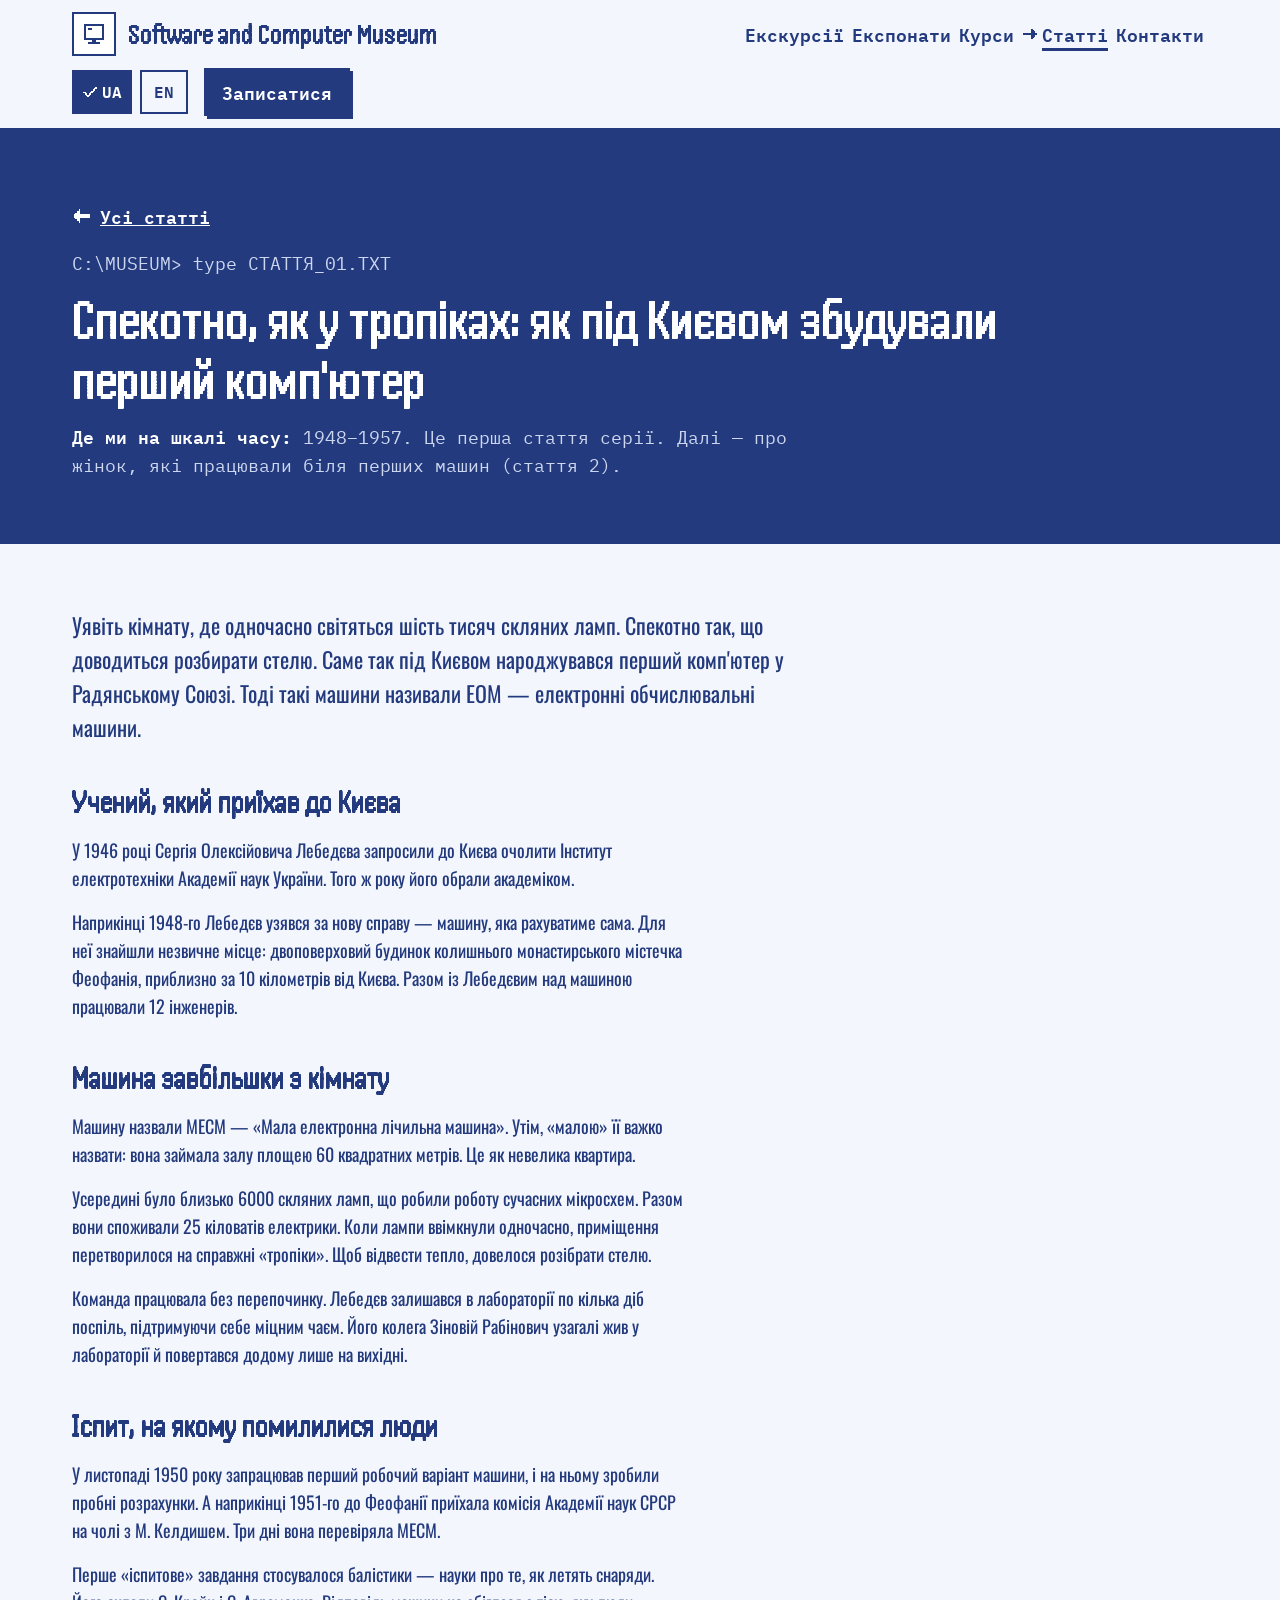
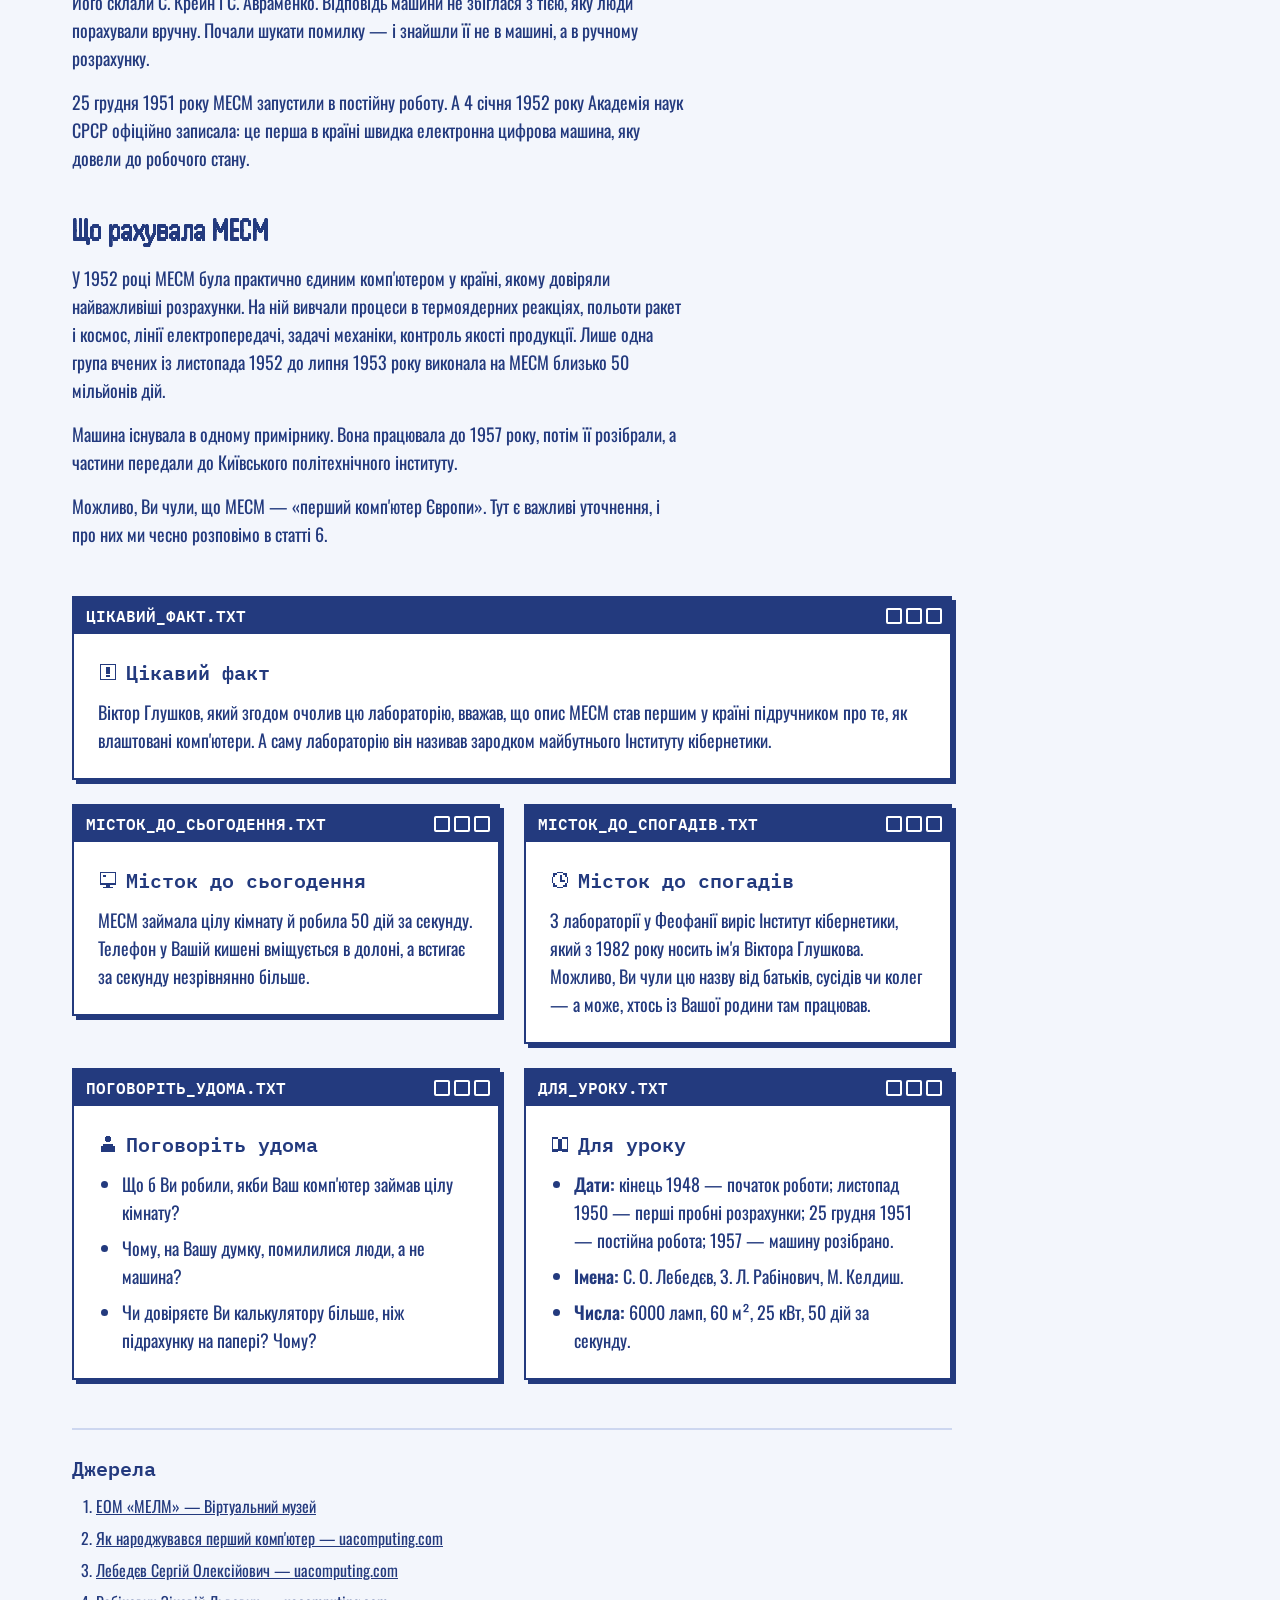
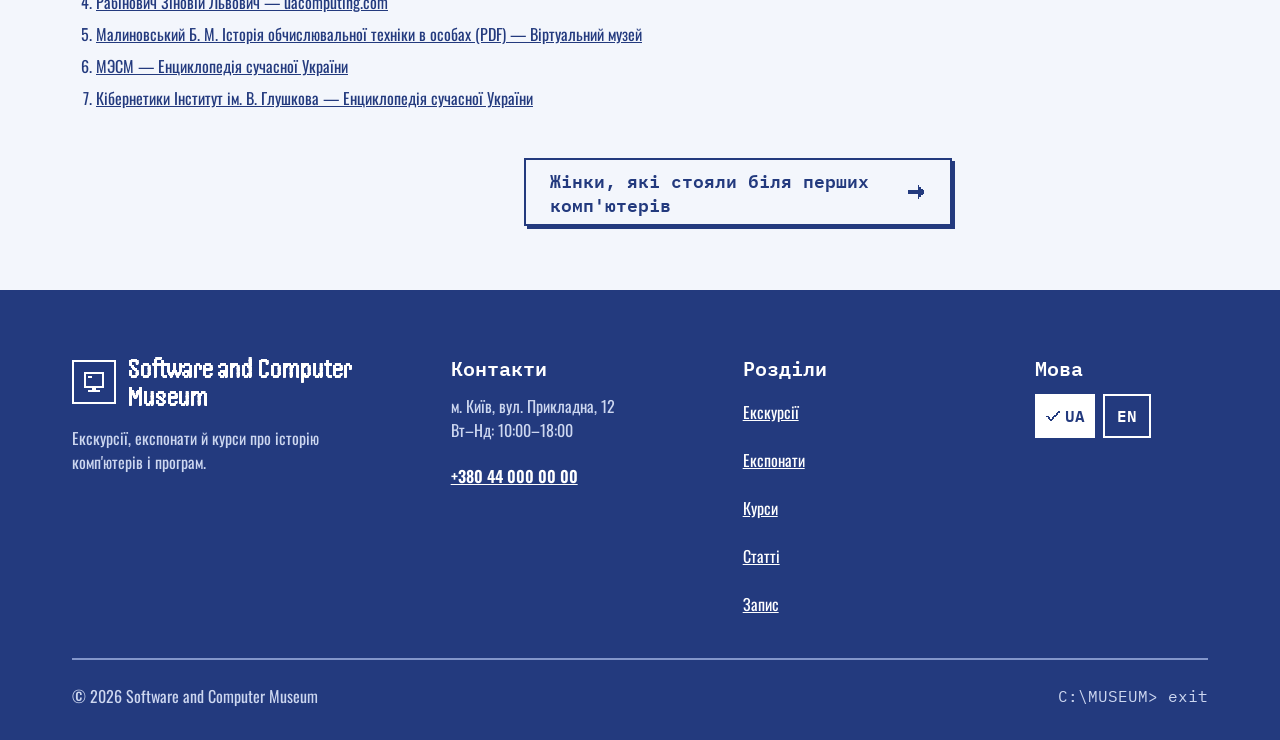
<file: articles/01-spekotno-yak-u-tropikakh.html>
<!doctype html>
<html lang="uk" data-page-lang="uk">
<head>
  <meta charset="utf-8">
  <meta name="viewport" content="width=device-width, initial-scale=1">
  <title>Спекотно, як у тропіках: як під Києвом збудували перший комп'ютер — Software and Computer Museum</title>
  <meta name="description" content="Уявіть кімнату, де одночасно світяться шість тисяч скляних ламп. Спекотно так, що доводиться розбирати стелю. Саме так під Києвом народжувався перший комп'ютер у Радянському Союзі. Тоді такі машини називали ЕОМ — електронні обчислювальні машини.">
  <link rel="alternate" hreflang="uk" href="01-spekotno-yak-u-tropikakh.html">
  <link rel="alternate" hreflang="en" href="en/01-spekotno-yak-u-tropikakh.html">
  <link rel="stylesheet" href="../assets/css/fonts.css">
  <link rel="stylesheet" href="../assets/css/tokens.css">
  <link rel="stylesheet" href="../assets/css/site.css">
</head>
<body id="top">
<!-- Згенеровано tools/build-articles.js — не редагуйте вручну, змінюйте .md-файли в articles/ -->

<svg width="0" height="0" style="position: absolute;" aria-hidden="true" focusable="false">
  <symbol id="ic-monitor" viewBox="0 0 12 12"><path fill-rule="evenodd" shape-rendering="crispEdges" d="M1 1h10v8H1zM2 2v6h8V2zM3 3h2v1H3zM5 9h2v1H5zM3 10h6v1H3z"/></symbol>
  <symbol id="ic-floppy" viewBox="0 0 12 12"><path fill-rule="evenodd" shape-rendering="crispEdges" d="M1 1h9v1h1v9H1zM3 1h5v3H3zM6 2h1v1H6zM3 6h6v4H3z"/></symbol>
  <symbol id="ic-clock" viewBox="0 0 12 12"><path fill-rule="evenodd" shape-rendering="crispEdges" d="M4 1h4v1h2v2h1v4h-1v2H8v1H4v-1H2V8H1V4h1V2h2zM4 2h4v1h1v1h1v4H9v1H8v1H4V9H3V8H2V4h1V3h1zM6 3h1v3h2v1H6z"/></symbol>
  <symbol id="ic-person" viewBox="0 0 12 12"><path fill-rule="evenodd" shape-rendering="crispEdges" d="M5 1h2v1h1v2H7v1H5V4H4V2h1zM3 6h6v1h1v4H2V7h1z"/></symbol>
  <symbol id="ic-ticket" viewBox="0 0 12 12"><path fill-rule="evenodd" shape-rendering="crispEdges" d="M1 3h10v2h-1v2h1v2H1V7h1V5H1zM6 4h1v1H6zM6 7h1v1H6z"/></symbol>
  <symbol id="ic-calendar" viewBox="0 0 12 12"><path fill-rule="evenodd" shape-rendering="crispEdges" d="M1 2h10v9H1zM2 5h8v5H2zM3 1h1v1H3zM8 1h1v1H8zM3 6h2v2H3z"/></symbol>
  <symbol id="ic-arrow-right" viewBox="0 0 12 12"><path shape-rendering="crispEdges" d="M1 5h6V2h1v1h1v1h1v1h1v2h-1v1H9v1H8v1H7V7H1z"/></symbol>
  <symbol id="ic-arrow-down" viewBox="0 0 12 12"><path shape-rendering="crispEdges" d="M5 1V7H2v1h1v1h1v1h1v1h2v-1h1V9h1V8h1V7H7V1z"/></symbol>
  <symbol id="ic-check" viewBox="0 0 12 12"><path shape-rendering="crispEdges" d="M1 6h2v1h1v1h1V7h1V6h1V5h1V4h1V3h1V2h1v2h-1v1H9v1H8v1H7v1H6v1H5v1H4V9H3V8H2V7H1z"/></symbol>
  <symbol id="ic-alert" viewBox="0 0 12 12"><path fill-rule="evenodd" shape-rendering="crispEdges" d="M1 1h10v10H1zM2 2v8h8V2zM5 3h2v4H5zM5 8h2v1H5z"/></symbol>
  <symbol id="ic-phone" viewBox="0 0 12 12"><path fill-rule="evenodd" shape-rendering="crispEdges" d="M2 1h3v3H4v2h1v1h1v1h2V7h3v3h-1v1H7v-1H5V9H4V8H3V6H2V4H1V2h1z"/></symbol>
  <symbol id="ic-pin" viewBox="0 0 12 12"><path fill-rule="evenodd" shape-rendering="crispEdges" d="M4 1h4v1h1v1h1v4H9v1H8v1H7v2H5V9H4V8H3V7H2V3h1V2h1zM5 3h2v2H5z"/></symbol>
  <symbol id="ic-book" viewBox="0 0 12 12"><path fill-rule="evenodd" shape-rendering="crispEdges" d="M1 2h4v1h2V2h4v9H7v-1H5v1H1zM2 3h3v6H2zM7 3h3v6H7z"/></symbol>
  <symbol id="ic-menu" viewBox="0 0 12 12"><path shape-rendering="crispEdges" d="M1 2h10v2H1zM1 5h10v2H1zM1 8h10v2H1z"/></symbol>
  <symbol id="ic-close" viewBox="0 0 12 12"><path shape-rendering="crispEdges" d="M1 1h2v1h1v1h1v1h2V3h1V2h1V1h2v2h-1v1H9v1H8v2h1v1h1v1h1v2H9v-1H8V9H7V8H5v1H4v1H3v1H1V9h1V8h1V7h1V5H3V4H2V3H1z"/></symbol>
</svg>

<a class="skip" href="#main" data-i18n="k1">Перейти до основного вмісту</a>

<header class="hdr">
  <div class="wrap hdr-bar">
    <a class="logo hdr-logo" href="../index.html" data-i18n-attr="aria-label:k2" aria-label="Software and Computer Museum — на початок сторінки">
      <span class="logo-box"><svg class="ic i-l" aria-hidden="true"><use href="#ic-monitor"/></svg></span>
      <span class="disp logo-name">Software and Computer Museum</span>
    </a>
    <nav class="nav" data-i18n-attr="aria-label:k4" aria-label="Розділи сторінки">
      <a class="nl" href="../index.html#tours"><svg class="ic i-s" aria-hidden="true"><use href="#ic-arrow-right"/></svg><span data-i18n="k5">Екскурсії</span></a>
      <a class="nl" href="../index.html#exhibits"><svg class="ic i-s" aria-hidden="true"><use href="#ic-arrow-right"/></svg><span data-i18n="k6">Експонати</span></a>
      <a class="nl" href="../index.html#courses"><svg class="ic i-s" aria-hidden="true"><use href="#ic-arrow-right"/></svg><span data-i18n="k7">Курси</span></a>
      <a class="nl" href="../articles.html" aria-current="page" data-href-uk="../articles.html" data-href-en="../articles-en.html"><svg class="ic i-s" aria-hidden="true"><use href="#ic-arrow-right"/></svg><span data-i18n="k148">Статті</span></a>
      <a class="nl" href="../index.html#contacts"><svg class="ic i-s" aria-hidden="true"><use href="#ic-arrow-right"/></svg><span data-i18n="k8">Контакти</span></a>
    </nav>
    <div class="hdr-actions">
      <div class="langs" role="group" data-i18n-attr="aria-label:k9" aria-label="Мова сайту">
        <button type="button" class="lang" data-lang="uk" aria-pressed="true" data-i18n-attr="aria-label:k10" aria-label="UA — українська"><svg class="ic i-s" aria-hidden="true"><use href="#ic-check"/></svg>UA</button>
        <button type="button" class="lang" data-lang="en" lang="en" aria-pressed="false" data-i18n-attr="aria-label:k12" aria-label="EN — English"><svg class="ic i-s" aria-hidden="true"><use href="#ic-check"/></svg>EN</button>
      </div>
      <a class="btn" href="../index.html#booking" data-i18n="k14">Записатися</a>
    </div>
    <button type="button" class="btn btn-ghost burger" aria-expanded="false" aria-controls="mobile-menu">
      <span class="burger-closed" style="display: inline-flex; align-items: center; gap: var(--space-2);"><svg class="ic i-l" aria-hidden="true"><use href="#ic-menu"/></svg><span data-i18n="k15">Меню</span></span>
      <span class="burger-open" style="display: inline-flex; align-items: center; gap: var(--space-2);" hidden><svg class="ic i-l" aria-hidden="true"><use href="#ic-close"/></svg><span class="sr-only" data-i18n="k16">Закрити</span></span>
    </button>
  </div>
  <div class="wrap mmenu" id="mobile-menu" hidden>
    <nav class="mnav" data-i18n-attr="aria-label:k17" aria-label="Розділи сторінки (мобільне меню)">
      <a class="ml" href="../index.html#tours"><span data-i18n="k5">Екскурсії</span><svg class="ic i-m go" aria-hidden="true"><use href="#ic-arrow-right"/></svg><span class="here" aria-hidden="true"><svg class="ic i-s"><use href="#ic-check"/></svg><span data-i18n="k18">ви тут</span></span></a>
      <a class="ml" href="../index.html#exhibits"><span data-i18n="k6">Експонати</span><svg class="ic i-m go" aria-hidden="true"><use href="#ic-arrow-right"/></svg><span class="here" aria-hidden="true"><svg class="ic i-s"><use href="#ic-check"/></svg><span data-i18n="k18">ви тут</span></span></a>
      <a class="ml" href="../index.html#courses"><span data-i18n="k7">Курси</span><svg class="ic i-m go" aria-hidden="true"><use href="#ic-arrow-right"/></svg><span class="here" aria-hidden="true"><svg class="ic i-s"><use href="#ic-check"/></svg><span data-i18n="k18">ви тут</span></span></a>
      <a class="ml" href="../articles.html" aria-current="page" data-href-uk="../articles.html" data-href-en="../articles-en.html"><span data-i18n="k148">Статті</span><svg class="ic i-m go" aria-hidden="true"><use href="#ic-arrow-right"/></svg><span class="here" aria-hidden="true"><svg class="ic i-s"><use href="#ic-check"/></svg><span data-i18n="k18">ви тут</span></span></a>
      <a class="ml" href="../index.html#contacts"><span data-i18n="k8">Контакти</span><svg class="ic i-m go" aria-hidden="true"><use href="#ic-arrow-right"/></svg><span class="here" aria-hidden="true"><svg class="ic i-s"><use href="#ic-check"/></svg><span data-i18n="k18">ви тут</span></span></a>
    </nav>
    <div class="mmenu-actions">
      <div class="langs" role="group" data-i18n-attr="aria-label:k9" aria-label="Мова сайту">
        <button type="button" class="lang" data-lang="uk" aria-pressed="true" data-i18n-attr="aria-label:k10" aria-label="UA — українська"><svg class="ic i-s" aria-hidden="true"><use href="#ic-check"/></svg>UA</button>
        <button type="button" class="lang" data-lang="en" lang="en" aria-pressed="false" data-i18n-attr="aria-label:k12" aria-label="EN — English"><svg class="ic i-s" aria-hidden="true"><use href="#ic-check"/></svg>EN</button>
      </div>
      <a class="btn" href="../index.html#booking" data-close-menu data-i18n="k14">Записатися</a>
    </div>
  </div>
</header>

<main id="main">

<section class="art-head" data-theme="dark" aria-labelledby="art-title">
  <div class="wrap">
    <div class="sec-head">
      <a class="back" href="../articles.html"><svg class="ic i-m" aria-hidden="true"><use href="#ic-arrow-right"/></svg><span>Усі статті</span></a>
      <p class="mono prompt" aria-hidden="true">C:\MUSEUM&gt; type СТАТТЯ_01.TXT</p>
      <h1 id="art-title" class="disp h2">Спекотно, як у тропіках: як під Києвом збудували перший комп'ютер</h1>
      <p class="timeline"><strong>Де ми на шкалі часу:</strong> 1948–1957. Це перша стаття серії. Далі — про жінок, які працювали біля перших машин (стаття 2).</p>
    </div>
  </div>
</section>

<section class="sec">
  <div class="wrap">
    <div class="art">
      <article class="prose">
        <p>Уявіть кімнату, де одночасно світяться шість тисяч скляних ламп. Спекотно так, що доводиться розбирати стелю. Саме так під Києвом народжувався перший комп'ютер у Радянському Союзі. Тоді такі машини називали ЕОМ — електронні обчислювальні машини.</p>
        <h2>Учений, який приїхав до Києва</h2>
        <p>У 1946 році Сергія Олексійовича Лебедєва запросили до Києва очолити Інститут електротехніки Академії наук України. Того ж року його обрали академіком.</p>
        <p>Наприкінці 1948-го Лебедєв узявся за нову справу — машину, яка рахуватиме сама. Для неї знайшли незвичне місце: двоповерховий будинок колишнього монастирського містечка Феофанія, приблизно за 10 кілометрів від Києва. Разом із Лебедєвим над машиною працювали 12 інженерів.</p>
        <h2>Машина завбільшки з кімнату</h2>
        <p>Машину назвали МЕСМ — «Мала електронна лічильна машина». Утім, «малою» її важко назвати: вона займала залу площею 60 квадратних метрів. Це як невелика квартира.</p>
        <p>Усередині було близько 6000 скляних ламп, що робили роботу сучасних мікросхем. Разом вони споживали 25 кіловатів електрики. Коли лампи ввімкнули одночасно, приміщення перетворилося на справжні «тропіки». Щоб відвести тепло, довелося розібрати стелю.</p>
        <p>Команда працювала без перепочинку. Лебедєв залишався в лабораторії по кілька діб поспіль, підтримуючи себе міцним чаєм. Його колега Зіновій Рабінович узагалі жив у лабораторії й повертався додому лише на вихідні.</p>
        <h2>Іспит, на якому помилилися люди</h2>
        <p>У листопаді 1950 року запрацював перший робочий варіант машини, і на ньому зробили пробні розрахунки. А наприкінці 1951-го до Феофанії приїхала комісія Академії наук СРСР на чолі з М. Келдишем. Три дні вона перевіряла МЕСМ.</p>
        <p>Перше «іспитове» завдання стосувалося балістики — науки про те, як летять снаряди. Його склали С. Крейн і С. Авраменко. Відповідь машини не збіглася з тією, яку люди порахували вручну. Почали шукати помилку — і знайшли її не в машині, а в ручному розрахунку.</p>
        <p>25 грудня 1951 року МЕСМ запустили в постійну роботу. А 4 січня 1952 року Академія наук СРСР офіційно записала: це перша в країні швидка електронна цифрова машина, яку довели до робочого стану.</p>
        <h2>Що рахувала МЕСМ</h2>
        <p>У 1952 році МЕСМ була практично єдиним комп'ютером у країні, якому довіряли найважливіші розрахунки. На ній вивчали процеси в термоядерних реакціях, польоти ракет і космос, лінії електропередачі, задачі механіки, контроль якості продукції. Лише одна група вчених із листопада 1952 до липня 1953 року виконала на МЕСМ близько 50 мільйонів дій.</p>
        <p>Машина існувала в одному примірнику. Вона працювала до 1957 року, потім її розібрали, а частини передали до Київського політехнічного інституту.</p>
        <p>Можливо, Ви чули, що МЕСМ — «перший комп'ютер Європи». Тут є важливі уточнення, і про них ми чесно розповімо в статті 6.</p>
      </article>

      <div class="notes">
      <aside class="win note" aria-label="Цікавий факт">
        <div class="wtitle" aria-hidden="true"><span>ЦІКАВИЙ_ФАКТ.TXT</span><span class="wctl"><span></span><span></span><span></span></span></div>
        <div class="winbody">
          <h2 class="h4"><svg class="ic i-m" aria-hidden="true"><use href="#ic-alert"/></svg>Цікавий факт</h2>
          <p>Віктор Глушков, який згодом очолив цю лабораторію, вважав, що опис МЕСМ став першим у країні підручником про те, як влаштовані комп'ютери. А саму лабораторію він називав зародком майбутнього Інституту кібернетики.</p>
        </div>
      </aside>
      <aside class="win note" aria-label="Місток до сьогодення">
        <div class="wtitle" aria-hidden="true"><span>МІСТОК_ДО_СЬОГОДЕННЯ.TXT</span><span class="wctl"><span></span><span></span><span></span></span></div>
        <div class="winbody">
          <h2 class="h4"><svg class="ic i-m" aria-hidden="true"><use href="#ic-monitor"/></svg>Місток до сьогодення</h2>
          <p>МЕСМ займала цілу кімнату й робила 50 дій за секунду. Телефон у Вашій кишені вміщується в долоні, а встигає за секунду незрівнянно більше.</p>
        </div>
      </aside>
      <aside class="win note" aria-label="Місток до спогадів">
        <div class="wtitle" aria-hidden="true"><span>МІСТОК_ДО_СПОГАДІВ.TXT</span><span class="wctl"><span></span><span></span><span></span></span></div>
        <div class="winbody">
          <h2 class="h4"><svg class="ic i-m" aria-hidden="true"><use href="#ic-clock"/></svg>Місток до спогадів</h2>
          <p>З лабораторії у Феофанії виріс Інститут кібернетики, який з 1982 року носить ім'я Віктора Глушкова. Можливо, Ви чули цю назву від батьків, сусідів чи колег — а може, хтось із Вашої родини там працював.</p>
        </div>
      </aside>
      <aside class="win note" aria-label="Поговоріть удома">
        <div class="wtitle" aria-hidden="true"><span>ПОГОВОРІТЬ_УДОМА.TXT</span><span class="wctl"><span></span><span></span><span></span></span></div>
        <div class="winbody">
          <h2 class="h4"><svg class="ic i-m" aria-hidden="true"><use href="#ic-person"/></svg>Поговоріть удома</h2>
          <ul>
  <li>Що б Ви робили, якби Ваш комп'ютер займав цілу кімнату?</li>
  <li>Чому, на Вашу думку, помилилися люди, а не машина?</li>
  <li>Чи довіряєте Ви калькулятору більше, ніж підрахунку на папері? Чому?</li>
</ul>
        </div>
      </aside>
      <aside class="win note" aria-label="Для уроку">
        <div class="wtitle" aria-hidden="true"><span>ДЛЯ_УРОКУ.TXT</span><span class="wctl"><span></span><span></span><span></span></span></div>
        <div class="winbody">
          <h2 class="h4"><svg class="ic i-m" aria-hidden="true"><use href="#ic-book"/></svg>Для уроку</h2>
          <ul>
  <li><strong>Дати:</strong> кінець 1948 — початок роботи; листопад 1950 — перші пробні розрахунки; 25 грудня 1951 — постійна робота; 1957 — машину розібрано.</li>
  <li><strong>Імена:</strong> С. О. Лебедєв, З. Л. Рабінович, М. Келдиш.</li>
  <li><strong>Числа:</strong> 6000 ламп, 60 м², 25 кВт, 50 дій за секунду.</li>
</ul>
        </div>
      </aside>
      </div>

      <section class="sources" aria-labelledby="sources-title">
        <h2 id="sources-title" class="h4">Джерела</h2>
        <ol>
  <li><a href="https://www.icfcst.kiev.ua/MUSEUM/LEBEDEV/L_MESM_u.html">ЕОМ «МЕЛМ» — Віртуальний музей</a></li>
  <li><a href="https://uacomputing.com/stories/mesm/">Як народжувався перший комп'ютер — uacomputing.com</a></li>
  <li><a href="https://uacomputing.com/persons/lebedev/">Лебедєв Сергій Олексійович — uacomputing.com</a></li>
  <li><a href="https://uacomputing.com/persons/rabinovich/">Рабінович Зіновій Львович — uacomputing.com</a></li>
  <li><a href="https://icfcst.kiev.ua/MUSEUM/TXT/Malinovsky_history_ukr.pdf">Малиновський Б. М. Історія обчислювальної техніки в особах (PDF) — Віртуальний музей</a></li>
  <li><a href="https://esu.com.ua/article-66636">МЭСМ — Енциклопедія сучасної України</a></li>
  <li><a href="https://esu.com.ua/article-6746">Кібернетики Інститут ім. В. Глушкова — Енциклопедія сучасної України</a></li>
</ol>
      </section>

      <nav class="pager" aria-label="Інші статті">
        <a class="btn btn-ghost next" href="02-zhinky-bilya-pershykh-kompyuteriv.html"><span>Жінки, які стояли біля перших комп'ютерів</span><svg class="ic i-m" aria-hidden="true"><use href="#ic-arrow-right"/></svg></a>
      </nav>
    </div>
  </div>
</section>

</main>

<footer class="ftr" data-theme="dark">
  <div class="wrap ftr-inner">
    <div class="ftr-grid">
      <div class="ftr-col ftr-about">
        <a class="logo" href="../index.html" data-i18n-attr="aria-label:k2" aria-label="Software and Computer Museum — на початок сторінки">
          <span class="logo-box"><svg class="ic i-l" aria-hidden="true"><use href="#ic-monitor"/></svg></span>
          <span class="disp logo-name">Software and Computer Museum</span>
        </a>
        <p class="caption muted" data-i18n="k139">Екскурсії, експонати й курси про історію комп'ютерів і програм.</p>
      </div>
      <div class="ftr-col">
        <p class="h4" data-i18n="k8">Контакти</p>
        <p class="caption muted"><span data-i18n="k131">м. Київ, вул. Прикладна, 12</span><br><span data-i18n="k133">Вт–Нд: 10:00–18:00</span></p>
        <a class="ftr-link" href="tel:+380440000000" style="font-weight: 600;" data-i18n-attr="aria-label:k122" aria-label="Зателефонувати в музей: +380 44 000 00 00">+380 44 000 00 00</a>
      </div>
      <nav class="ftr-col ftr-nav" data-i18n-attr="aria-label:k140" aria-label="Розділи сторінки (підвал)">
        <p class="h4" data-i18n="k141">Розділи</p>
        <a class="ftr-link" href="../index.html#tours" data-i18n="k5">Екскурсії</a>
        <a class="ftr-link" href="../index.html#exhibits" data-i18n="k6">Експонати</a>
        <a class="ftr-link" href="../index.html#courses" data-i18n="k7">Курси</a>
        <a class="ftr-link" href="../articles.html" data-href-uk="../articles.html" data-href-en="../articles-en.html" data-i18n="k148">Статті</a>
        <a class="ftr-link" href="../index.html#booking" data-i18n="k142">Запис</a>
      </nav>
      <div class="ftr-col">
        <p class="h4" data-i18n="k143">Мова</p>
        <div class="langs" role="group" data-i18n-attr="aria-label:k9" aria-label="Мова сайту">
          <button type="button" class="lang" data-lang="uk" aria-pressed="true" data-i18n-attr="aria-label:k10" aria-label="UA — українська"><svg class="ic i-s" aria-hidden="true"><use href="#ic-check"/></svg>UA</button>
          <button type="button" class="lang" data-lang="en" lang="en" aria-pressed="false" data-i18n-attr="aria-label:k12" aria-label="EN — English"><svg class="ic i-s" aria-hidden="true"><use href="#ic-check"/></svg>EN</button>
        </div>
      </div>
    </div>
    <div class="ftr-bottom">
      <p class="caption muted" data-i18n="k144">© 2026 Software and Computer Museum</p>
      <p class="mono muted" style="margin: 0;" aria-hidden="true" data-i18n="k145">C:\MUSEUM&gt; exit</p>
    </div>
  </div>
</footer>

<script src="../assets/js/content.uk.js"></script>
<script src="../assets/js/content.en.js"></script>
<script src="../assets/js/app.js"></script>
</body>
</html>
</file>
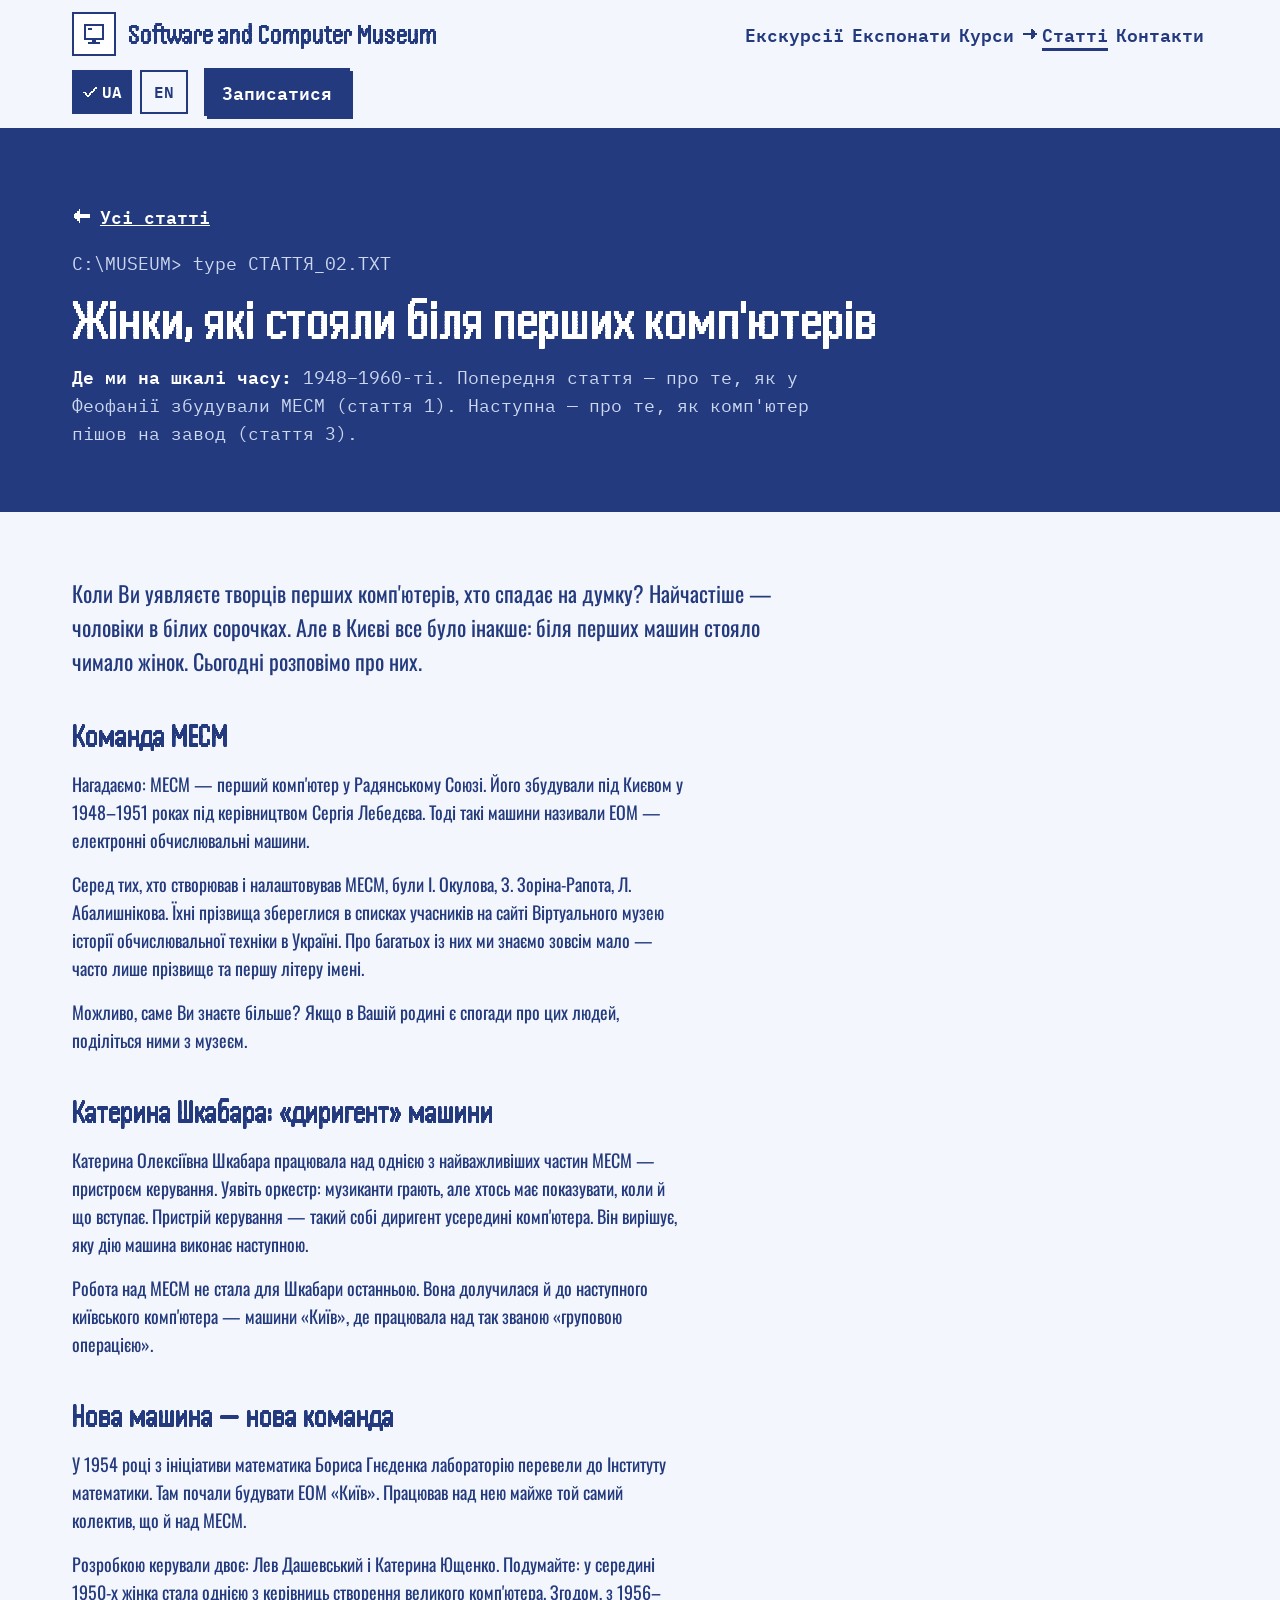
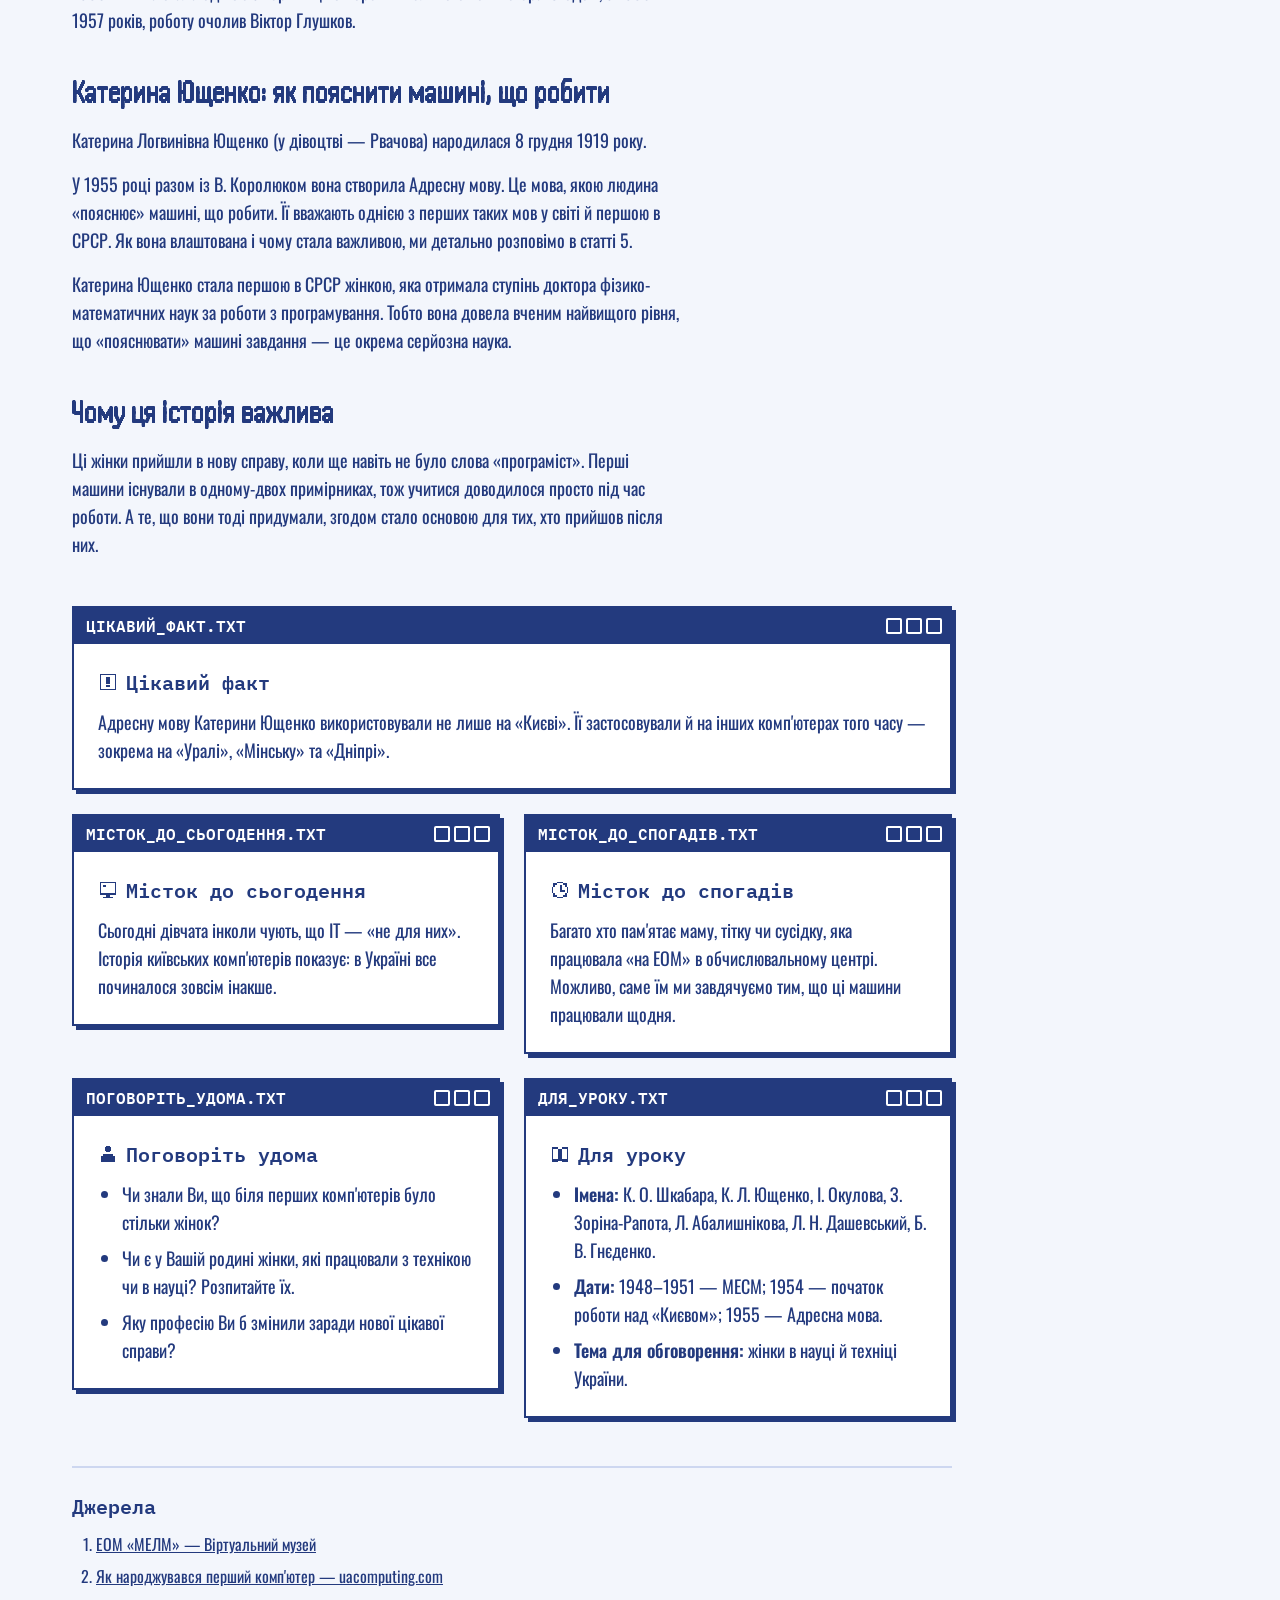
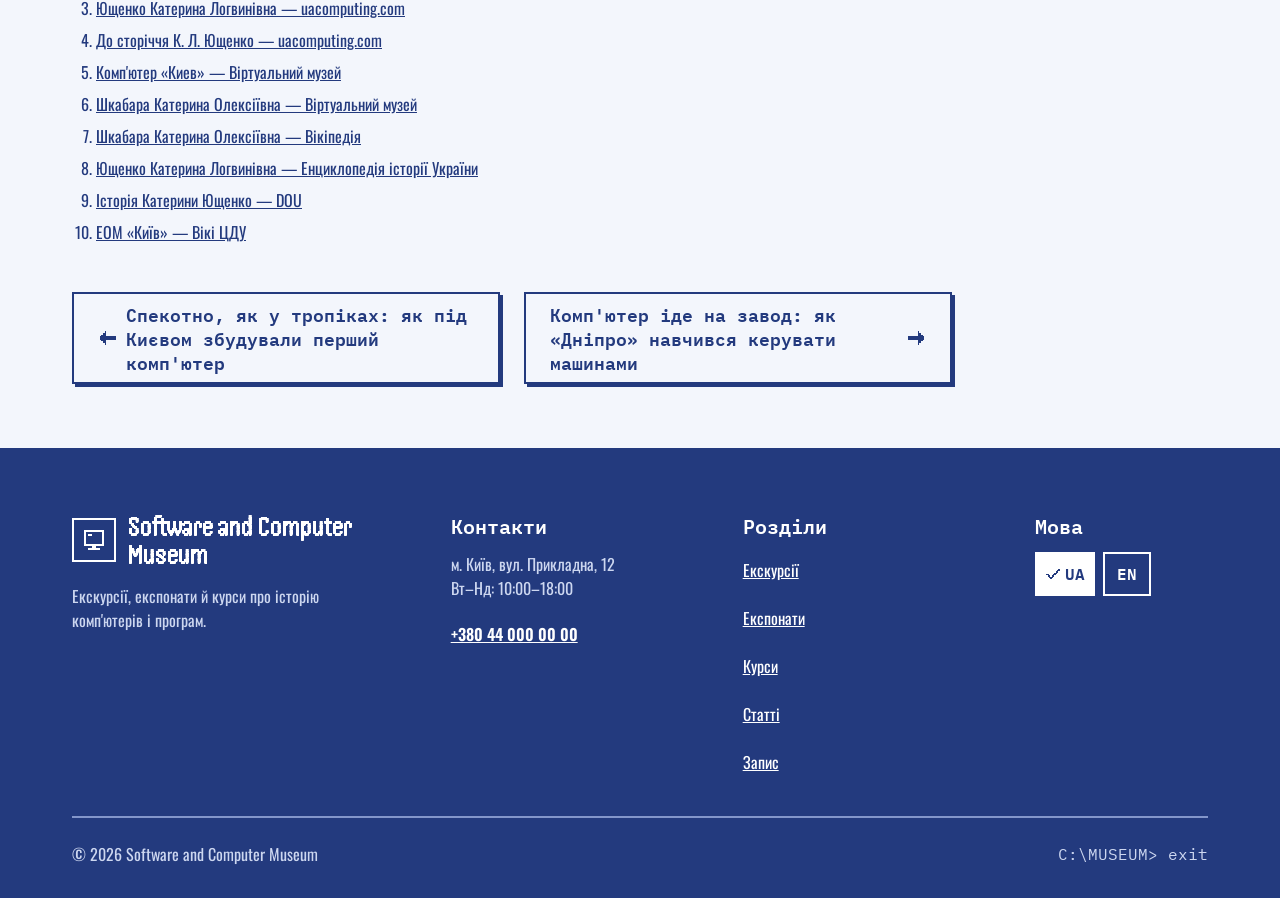
<file: articles/02-zhinky-bilya-pershykh-kompyuteriv.html>
<!doctype html>
<html lang="uk" data-page-lang="uk">
<head>
  <meta charset="utf-8">
  <meta name="viewport" content="width=device-width, initial-scale=1">
  <title>Жінки, які стояли біля перших комп'ютерів — Software and Computer Museum</title>
  <meta name="description" content="Коли Ви уявляєте творців перших комп'ютерів, хто спадає на думку? Найчастіше — чоловіки в білих сорочках. Але в Києві все було інакше: біля перших машин стояло чимало жінок. Сьогодні розповімо про них.">
  <link rel="alternate" hreflang="uk" href="02-zhinky-bilya-pershykh-kompyuteriv.html">
  <link rel="alternate" hreflang="en" href="en/02-zhinky-bilya-pershykh-kompyuteriv.html">
  <link rel="stylesheet" href="../assets/css/fonts.css">
  <link rel="stylesheet" href="../assets/css/tokens.css">
  <link rel="stylesheet" href="../assets/css/site.css">
</head>
<body id="top">
<!-- Згенеровано tools/build-articles.js — не редагуйте вручну, змінюйте .md-файли в articles/ -->

<svg width="0" height="0" style="position: absolute;" aria-hidden="true" focusable="false">
  <symbol id="ic-monitor" viewBox="0 0 12 12"><path fill-rule="evenodd" shape-rendering="crispEdges" d="M1 1h10v8H1zM2 2v6h8V2zM3 3h2v1H3zM5 9h2v1H5zM3 10h6v1H3z"/></symbol>
  <symbol id="ic-floppy" viewBox="0 0 12 12"><path fill-rule="evenodd" shape-rendering="crispEdges" d="M1 1h9v1h1v9H1zM3 1h5v3H3zM6 2h1v1H6zM3 6h6v4H3z"/></symbol>
  <symbol id="ic-clock" viewBox="0 0 12 12"><path fill-rule="evenodd" shape-rendering="crispEdges" d="M4 1h4v1h2v2h1v4h-1v2H8v1H4v-1H2V8H1V4h1V2h2zM4 2h4v1h1v1h1v4H9v1H8v1H4V9H3V8H2V4h1V3h1zM6 3h1v3h2v1H6z"/></symbol>
  <symbol id="ic-person" viewBox="0 0 12 12"><path fill-rule="evenodd" shape-rendering="crispEdges" d="M5 1h2v1h1v2H7v1H5V4H4V2h1zM3 6h6v1h1v4H2V7h1z"/></symbol>
  <symbol id="ic-ticket" viewBox="0 0 12 12"><path fill-rule="evenodd" shape-rendering="crispEdges" d="M1 3h10v2h-1v2h1v2H1V7h1V5H1zM6 4h1v1H6zM6 7h1v1H6z"/></symbol>
  <symbol id="ic-calendar" viewBox="0 0 12 12"><path fill-rule="evenodd" shape-rendering="crispEdges" d="M1 2h10v9H1zM2 5h8v5H2zM3 1h1v1H3zM8 1h1v1H8zM3 6h2v2H3z"/></symbol>
  <symbol id="ic-arrow-right" viewBox="0 0 12 12"><path shape-rendering="crispEdges" d="M1 5h6V2h1v1h1v1h1v1h1v2h-1v1H9v1H8v1H7V7H1z"/></symbol>
  <symbol id="ic-arrow-down" viewBox="0 0 12 12"><path shape-rendering="crispEdges" d="M5 1V7H2v1h1v1h1v1h1v1h2v-1h1V9h1V8h1V7H7V1z"/></symbol>
  <symbol id="ic-check" viewBox="0 0 12 12"><path shape-rendering="crispEdges" d="M1 6h2v1h1v1h1V7h1V6h1V5h1V4h1V3h1V2h1v2h-1v1H9v1H8v1H7v1H6v1H5v1H4V9H3V8H2V7H1z"/></symbol>
  <symbol id="ic-alert" viewBox="0 0 12 12"><path fill-rule="evenodd" shape-rendering="crispEdges" d="M1 1h10v10H1zM2 2v8h8V2zM5 3h2v4H5zM5 8h2v1H5z"/></symbol>
  <symbol id="ic-phone" viewBox="0 0 12 12"><path fill-rule="evenodd" shape-rendering="crispEdges" d="M2 1h3v3H4v2h1v1h1v1h2V7h3v3h-1v1H7v-1H5V9H4V8H3V6H2V4H1V2h1z"/></symbol>
  <symbol id="ic-pin" viewBox="0 0 12 12"><path fill-rule="evenodd" shape-rendering="crispEdges" d="M4 1h4v1h1v1h1v4H9v1H8v1H7v2H5V9H4V8H3V7H2V3h1V2h1zM5 3h2v2H5z"/></symbol>
  <symbol id="ic-book" viewBox="0 0 12 12"><path fill-rule="evenodd" shape-rendering="crispEdges" d="M1 2h4v1h2V2h4v9H7v-1H5v1H1zM2 3h3v6H2zM7 3h3v6H7z"/></symbol>
  <symbol id="ic-menu" viewBox="0 0 12 12"><path shape-rendering="crispEdges" d="M1 2h10v2H1zM1 5h10v2H1zM1 8h10v2H1z"/></symbol>
  <symbol id="ic-close" viewBox="0 0 12 12"><path shape-rendering="crispEdges" d="M1 1h2v1h1v1h1v1h2V3h1V2h1V1h2v2h-1v1H9v1H8v2h1v1h1v1h1v2H9v-1H8V9H7V8H5v1H4v1H3v1H1V9h1V8h1V7h1V5H3V4H2V3H1z"/></symbol>
</svg>

<a class="skip" href="#main" data-i18n="k1">Перейти до основного вмісту</a>

<header class="hdr">
  <div class="wrap hdr-bar">
    <a class="logo hdr-logo" href="../index.html" data-i18n-attr="aria-label:k2" aria-label="Software and Computer Museum — на початок сторінки">
      <span class="logo-box"><svg class="ic i-l" aria-hidden="true"><use href="#ic-monitor"/></svg></span>
      <span class="disp logo-name">Software and Computer Museum</span>
    </a>
    <nav class="nav" data-i18n-attr="aria-label:k4" aria-label="Розділи сторінки">
      <a class="nl" href="../index.html#tours"><svg class="ic i-s" aria-hidden="true"><use href="#ic-arrow-right"/></svg><span data-i18n="k5">Екскурсії</span></a>
      <a class="nl" href="../index.html#exhibits"><svg class="ic i-s" aria-hidden="true"><use href="#ic-arrow-right"/></svg><span data-i18n="k6">Експонати</span></a>
      <a class="nl" href="../index.html#courses"><svg class="ic i-s" aria-hidden="true"><use href="#ic-arrow-right"/></svg><span data-i18n="k7">Курси</span></a>
      <a class="nl" href="../articles.html" aria-current="page" data-href-uk="../articles.html" data-href-en="../articles-en.html"><svg class="ic i-s" aria-hidden="true"><use href="#ic-arrow-right"/></svg><span data-i18n="k148">Статті</span></a>
      <a class="nl" href="../index.html#contacts"><svg class="ic i-s" aria-hidden="true"><use href="#ic-arrow-right"/></svg><span data-i18n="k8">Контакти</span></a>
    </nav>
    <div class="hdr-actions">
      <div class="langs" role="group" data-i18n-attr="aria-label:k9" aria-label="Мова сайту">
        <button type="button" class="lang" data-lang="uk" aria-pressed="true" data-i18n-attr="aria-label:k10" aria-label="UA — українська"><svg class="ic i-s" aria-hidden="true"><use href="#ic-check"/></svg>UA</button>
        <button type="button" class="lang" data-lang="en" lang="en" aria-pressed="false" data-i18n-attr="aria-label:k12" aria-label="EN — English"><svg class="ic i-s" aria-hidden="true"><use href="#ic-check"/></svg>EN</button>
      </div>
      <a class="btn" href="../index.html#booking" data-i18n="k14">Записатися</a>
    </div>
    <button type="button" class="btn btn-ghost burger" aria-expanded="false" aria-controls="mobile-menu">
      <span class="burger-closed" style="display: inline-flex; align-items: center; gap: var(--space-2);"><svg class="ic i-l" aria-hidden="true"><use href="#ic-menu"/></svg><span data-i18n="k15">Меню</span></span>
      <span class="burger-open" style="display: inline-flex; align-items: center; gap: var(--space-2);" hidden><svg class="ic i-l" aria-hidden="true"><use href="#ic-close"/></svg><span class="sr-only" data-i18n="k16">Закрити</span></span>
    </button>
  </div>
  <div class="wrap mmenu" id="mobile-menu" hidden>
    <nav class="mnav" data-i18n-attr="aria-label:k17" aria-label="Розділи сторінки (мобільне меню)">
      <a class="ml" href="../index.html#tours"><span data-i18n="k5">Екскурсії</span><svg class="ic i-m go" aria-hidden="true"><use href="#ic-arrow-right"/></svg><span class="here" aria-hidden="true"><svg class="ic i-s"><use href="#ic-check"/></svg><span data-i18n="k18">ви тут</span></span></a>
      <a class="ml" href="../index.html#exhibits"><span data-i18n="k6">Експонати</span><svg class="ic i-m go" aria-hidden="true"><use href="#ic-arrow-right"/></svg><span class="here" aria-hidden="true"><svg class="ic i-s"><use href="#ic-check"/></svg><span data-i18n="k18">ви тут</span></span></a>
      <a class="ml" href="../index.html#courses"><span data-i18n="k7">Курси</span><svg class="ic i-m go" aria-hidden="true"><use href="#ic-arrow-right"/></svg><span class="here" aria-hidden="true"><svg class="ic i-s"><use href="#ic-check"/></svg><span data-i18n="k18">ви тут</span></span></a>
      <a class="ml" href="../articles.html" aria-current="page" data-href-uk="../articles.html" data-href-en="../articles-en.html"><span data-i18n="k148">Статті</span><svg class="ic i-m go" aria-hidden="true"><use href="#ic-arrow-right"/></svg><span class="here" aria-hidden="true"><svg class="ic i-s"><use href="#ic-check"/></svg><span data-i18n="k18">ви тут</span></span></a>
      <a class="ml" href="../index.html#contacts"><span data-i18n="k8">Контакти</span><svg class="ic i-m go" aria-hidden="true"><use href="#ic-arrow-right"/></svg><span class="here" aria-hidden="true"><svg class="ic i-s"><use href="#ic-check"/></svg><span data-i18n="k18">ви тут</span></span></a>
    </nav>
    <div class="mmenu-actions">
      <div class="langs" role="group" data-i18n-attr="aria-label:k9" aria-label="Мова сайту">
        <button type="button" class="lang" data-lang="uk" aria-pressed="true" data-i18n-attr="aria-label:k10" aria-label="UA — українська"><svg class="ic i-s" aria-hidden="true"><use href="#ic-check"/></svg>UA</button>
        <button type="button" class="lang" data-lang="en" lang="en" aria-pressed="false" data-i18n-attr="aria-label:k12" aria-label="EN — English"><svg class="ic i-s" aria-hidden="true"><use href="#ic-check"/></svg>EN</button>
      </div>
      <a class="btn" href="../index.html#booking" data-close-menu data-i18n="k14">Записатися</a>
    </div>
  </div>
</header>

<main id="main">

<section class="art-head" data-theme="dark" aria-labelledby="art-title">
  <div class="wrap">
    <div class="sec-head">
      <a class="back" href="../articles.html"><svg class="ic i-m" aria-hidden="true"><use href="#ic-arrow-right"/></svg><span>Усі статті</span></a>
      <p class="mono prompt" aria-hidden="true">C:\MUSEUM&gt; type СТАТТЯ_02.TXT</p>
      <h1 id="art-title" class="disp h2">Жінки, які стояли біля перших комп'ютерів</h1>
      <p class="timeline"><strong>Де ми на шкалі часу:</strong> 1948–1960-ті. Попередня стаття — про те, як у Феофанії збудували МЕСМ (стаття 1). Наступна — про те, як комп'ютер пішов на завод (стаття 3).</p>
    </div>
  </div>
</section>

<section class="sec">
  <div class="wrap">
    <div class="art">
      <article class="prose">
        <p>Коли Ви уявляєте творців перших комп'ютерів, хто спадає на думку? Найчастіше — чоловіки в білих сорочках. Але в Києві все було інакше: біля перших машин стояло чимало жінок. Сьогодні розповімо про них.</p>
        <h2>Команда МЕСМ</h2>
        <p>Нагадаємо: МЕСМ — перший комп'ютер у Радянському Союзі. Його збудували під Києвом у 1948–1951 роках під керівництвом Сергія Лебедєва. Тоді такі машини називали ЕОМ — електронні обчислювальні машини.</p>
        <p>Серед тих, хто створював і налаштовував МЕСМ, були І. Окулова, З. Зоріна-Рапота, Л. Абалишнікова. Їхні прізвища збереглися в списках учасників на сайті Віртуального музею історії обчислювальної техніки в Україні. Про багатьох із них ми знаємо зовсім мало — часто лише прізвище та першу літеру імені.</p>
        <p>Можливо, саме Ви знаєте більше? Якщо в Вашій родині є спогади про цих людей, поділіться ними з музеєм.</p>
        <h2>Катерина Шкабара: «диригент» машини</h2>
        <p>Катерина Олексіївна Шкабара працювала над однією з найважливіших частин МЕСМ — пристроєм керування. Уявіть оркестр: музиканти грають, але хтось має показувати, коли й що вступає. Пристрій керування — такий собі диригент усередині комп'ютера. Він вирішує, яку дію машина виконає наступною.</p>
        <p>Робота над МЕСМ не стала для Шкабари останньою. Вона долучилася й до наступного київського комп'ютера — машини «Київ», де працювала над так званою «груповою операцією».</p>
        <h2>Нова машина — нова команда</h2>
        <p>У 1954 році з ініціативи математика Бориса Гнєденка лабораторію перевели до Інституту математики. Там почали будувати ЕОМ «Київ». Працював над нею майже той самий колектив, що й над МЕСМ.</p>
        <p>Розробкою керували двоє: Лев Дашевський і Катерина Ющенко. Подумайте: у середині 1950-х жінка стала однією з керівниць створення великого комп'ютера. Згодом, з 1956–1957 років, роботу очолив Віктор Глушков.</p>
        <h2>Катерина Ющенко: як пояснити машині, що робити</h2>
        <p>Катерина Логвинівна Ющенко (у дівоцтві — Рвачова) народилася 8 грудня 1919 року.</p>
        <p>У 1955 році разом із В. Королюком вона створила Адресну мову. Це мова, якою людина «пояснює» машині, що робити. Її вважають однією з перших таких мов у світі й першою в СРСР. Як вона влаштована і чому стала важливою, ми детально розповімо в статті 5.</p>
        <p>Катерина Ющенко стала першою в СРСР жінкою, яка отримала ступінь доктора фізико-математичних наук за роботи з програмування. Тобто вона довела вченим найвищого рівня, що «пояснювати» машині завдання — це окрема серйозна наука.</p>
        <h2>Чому ця історія важлива</h2>
        <p>Ці жінки прийшли в нову справу, коли ще навіть не було слова «програміст». Перші машини існували в одному-двох примірниках, тож учитися доводилося просто під час роботи. А те, що вони тоді придумали, згодом стало основою для тих, хто прийшов після них.</p>
      </article>

      <div class="notes">
      <aside class="win note" aria-label="Цікавий факт">
        <div class="wtitle" aria-hidden="true"><span>ЦІКАВИЙ_ФАКТ.TXT</span><span class="wctl"><span></span><span></span><span></span></span></div>
        <div class="winbody">
          <h2 class="h4"><svg class="ic i-m" aria-hidden="true"><use href="#ic-alert"/></svg>Цікавий факт</h2>
          <p>Адресну мову Катерини Ющенко використовували не лише на «Києві». Її застосовували й на інших комп'ютерах того часу — зокрема на «Уралі», «Мінську» та «Дніпрі».</p>
        </div>
      </aside>
      <aside class="win note" aria-label="Місток до сьогодення">
        <div class="wtitle" aria-hidden="true"><span>МІСТОК_ДО_СЬОГОДЕННЯ.TXT</span><span class="wctl"><span></span><span></span><span></span></span></div>
        <div class="winbody">
          <h2 class="h4"><svg class="ic i-m" aria-hidden="true"><use href="#ic-monitor"/></svg>Місток до сьогодення</h2>
          <p>Сьогодні дівчата інколи чують, що ІТ — «не для них». Історія київських комп'ютерів показує: в Україні все починалося зовсім інакше.</p>
        </div>
      </aside>
      <aside class="win note" aria-label="Місток до спогадів">
        <div class="wtitle" aria-hidden="true"><span>МІСТОК_ДО_СПОГАДІВ.TXT</span><span class="wctl"><span></span><span></span><span></span></span></div>
        <div class="winbody">
          <h2 class="h4"><svg class="ic i-m" aria-hidden="true"><use href="#ic-clock"/></svg>Місток до спогадів</h2>
          <p>Багато хто пам'ятає маму, тітку чи сусідку, яка працювала «на ЕОМ» в обчислювальному центрі. Можливо, саме їм ми завдячуємо тим, що ці машини працювали щодня.</p>
        </div>
      </aside>
      <aside class="win note" aria-label="Поговоріть удома">
        <div class="wtitle" aria-hidden="true"><span>ПОГОВОРІТЬ_УДОМА.TXT</span><span class="wctl"><span></span><span></span><span></span></span></div>
        <div class="winbody">
          <h2 class="h4"><svg class="ic i-m" aria-hidden="true"><use href="#ic-person"/></svg>Поговоріть удома</h2>
          <ul>
  <li>Чи знали Ви, що біля перших комп'ютерів було стільки жінок?</li>
  <li>Чи є у Вашій родині жінки, які працювали з технікою чи в науці? Розпитайте їх.</li>
  <li>Яку професію Ви б змінили заради нової цікавої справи?</li>
</ul>
        </div>
      </aside>
      <aside class="win note" aria-label="Для уроку">
        <div class="wtitle" aria-hidden="true"><span>ДЛЯ_УРОКУ.TXT</span><span class="wctl"><span></span><span></span><span></span></span></div>
        <div class="winbody">
          <h2 class="h4"><svg class="ic i-m" aria-hidden="true"><use href="#ic-book"/></svg>Для уроку</h2>
          <ul>
  <li><strong>Імена:</strong> К. О. Шкабара, К. Л. Ющенко, І. Окулова, З. Зоріна-Рапота, Л. Абалишнікова, Л. Н. Дашевський, Б. В. Гнєденко.</li>
  <li><strong>Дати:</strong> 1948–1951 — МЕСМ; 1954 — початок роботи над «Києвом»; 1955 — Адресна мова.</li>
  <li><strong>Тема для обговорення:</strong> жінки в науці й техніці України.</li>
</ul>
        </div>
      </aside>
      </div>

      <section class="sources" aria-labelledby="sources-title">
        <h2 id="sources-title" class="h4">Джерела</h2>
        <ol>
  <li><a href="https://www.icfcst.kiev.ua/MUSEUM/LEBEDEV/L_MESM_u.html">ЕОМ «МЕЛМ» — Віртуальний музей</a></li>
  <li><a href="https://uacomputing.com/stories/mesm/">Як народжувався перший комп'ютер — uacomputing.com</a></li>
  <li><a href="https://uacomputing.com/persons/yushenko/">Ющенко Катерина Логвинівна — uacomputing.com</a></li>
  <li><a href="https://uacomputing.com/ushch100/">До сторіччя К. Л. Ющенко — uacomputing.com</a></li>
  <li><a href="https://www.icfcst.kiev.ua/MUSEUM/GL_HALL2/COMPUTERS/Kiev_u.html">Комп'ютер «Киев» — Віртуальний музей</a></li>
  <li><a href="https://www.icfcst.kiev.ua/MUSEUM/PHOTOS/Shkabara_u.html">Шкабара Катерина Олексіївна — Віртуальний музей</a></li>
  <li><a href="https://uk.wikipedia.org/wiki/%D0%A8%D0%BA%D0%B0%D0%B1%D0%B0%D1%80%D0%B0_%D0%9A%D0%B0%D1%82%D0%B5%D1%80%D0%B8%D0%BD%D0%B0_%D0%9E%D0%BB%D0%B5%D0%BA%D1%81%D1%96%D1%97%D0%B2%D0%BD%D0%B0">Шкабара Катерина Олексіївна — Вікіпедія</a></li>
  <li><a href="https://resource.history.org.ua/cgi-bin/eiu/history.exe?Z21ID=&amp;I21DBN=EIU&amp;P21DBN=EIU&amp;S21STN=1&amp;S21REF=10&amp;S21FMT=eiu_all&amp;C21COM=S&amp;S21CNR=20&amp;S21P01=0&amp;S21P02=0&amp;S21P03=TRN%3D&amp;S21COLORTERMS=0&amp;S21STR=jushchenko_kateryna_logvynivna">Ющенко Катерина Логвинівна — Енциклопедія історії України</a></li>
  <li><a href="https://dou.ua/lenta/interviews/about-kateryna-yushchenko/">Історія Катерини Ющенко — DOU</a></li>
  <li><a href="https://wiki.cusu.edu.ua/index.php/%D0%95%D0%BB%D0%B5%D0%BA%D1%82%D1%80%D0%BE%D0%BD%D0%BD%D0%B0_%D0%BE%D0%B1%D1%87%D0%B8%D1%81%D0%BB%D1%8E%D0%B2%D0%B0%D0%BB%D1%8C%D0%BD%D0%B0_%D0%BC%D0%B0%D1%88%D0%B8%D0%BD%D0%B0_%C2%AB%D0%9A%D0%B8%D1%97%D0%B2%C2%BB">ЕОМ «Київ» — Вікі ЦДУ</a></li>
</ol>
      </section>

      <nav class="pager" aria-label="Інші статті">
        <a class="btn btn-ghost prev" href="01-spekotno-yak-u-tropikakh.html"><svg class="ic i-m" aria-hidden="true"><use href="#ic-arrow-right"/></svg><span>Спекотно, як у тропіках: як під Києвом збудували перший комп'ютер</span></a>
        <a class="btn btn-ghost next" href="03-kompyuter-ide-na-zavod.html"><span>Комп'ютер іде на завод: як «Дніпро» навчився керувати машинами</span><svg class="ic i-m" aria-hidden="true"><use href="#ic-arrow-right"/></svg></a>
      </nav>
    </div>
  </div>
</section>

</main>

<footer class="ftr" data-theme="dark">
  <div class="wrap ftr-inner">
    <div class="ftr-grid">
      <div class="ftr-col ftr-about">
        <a class="logo" href="../index.html" data-i18n-attr="aria-label:k2" aria-label="Software and Computer Museum — на початок сторінки">
          <span class="logo-box"><svg class="ic i-l" aria-hidden="true"><use href="#ic-monitor"/></svg></span>
          <span class="disp logo-name">Software and Computer Museum</span>
        </a>
        <p class="caption muted" data-i18n="k139">Екскурсії, експонати й курси про історію комп'ютерів і програм.</p>
      </div>
      <div class="ftr-col">
        <p class="h4" data-i18n="k8">Контакти</p>
        <p class="caption muted"><span data-i18n="k131">м. Київ, вул. Прикладна, 12</span><br><span data-i18n="k133">Вт–Нд: 10:00–18:00</span></p>
        <a class="ftr-link" href="tel:+380440000000" style="font-weight: 600;" data-i18n-attr="aria-label:k122" aria-label="Зателефонувати в музей: +380 44 000 00 00">+380 44 000 00 00</a>
      </div>
      <nav class="ftr-col ftr-nav" data-i18n-attr="aria-label:k140" aria-label="Розділи сторінки (підвал)">
        <p class="h4" data-i18n="k141">Розділи</p>
        <a class="ftr-link" href="../index.html#tours" data-i18n="k5">Екскурсії</a>
        <a class="ftr-link" href="../index.html#exhibits" data-i18n="k6">Експонати</a>
        <a class="ftr-link" href="../index.html#courses" data-i18n="k7">Курси</a>
        <a class="ftr-link" href="../articles.html" data-href-uk="../articles.html" data-href-en="../articles-en.html" data-i18n="k148">Статті</a>
        <a class="ftr-link" href="../index.html#booking" data-i18n="k142">Запис</a>
      </nav>
      <div class="ftr-col">
        <p class="h4" data-i18n="k143">Мова</p>
        <div class="langs" role="group" data-i18n-attr="aria-label:k9" aria-label="Мова сайту">
          <button type="button" class="lang" data-lang="uk" aria-pressed="true" data-i18n-attr="aria-label:k10" aria-label="UA — українська"><svg class="ic i-s" aria-hidden="true"><use href="#ic-check"/></svg>UA</button>
          <button type="button" class="lang" data-lang="en" lang="en" aria-pressed="false" data-i18n-attr="aria-label:k12" aria-label="EN — English"><svg class="ic i-s" aria-hidden="true"><use href="#ic-check"/></svg>EN</button>
        </div>
      </div>
    </div>
    <div class="ftr-bottom">
      <p class="caption muted" data-i18n="k144">© 2026 Software and Computer Museum</p>
      <p class="mono muted" style="margin: 0;" aria-hidden="true" data-i18n="k145">C:\MUSEUM&gt; exit</p>
    </div>
  </div>
</footer>

<script src="../assets/js/content.uk.js"></script>
<script src="../assets/js/content.en.js"></script>
<script src="../assets/js/app.js"></script>
</body>
</html>
</file>
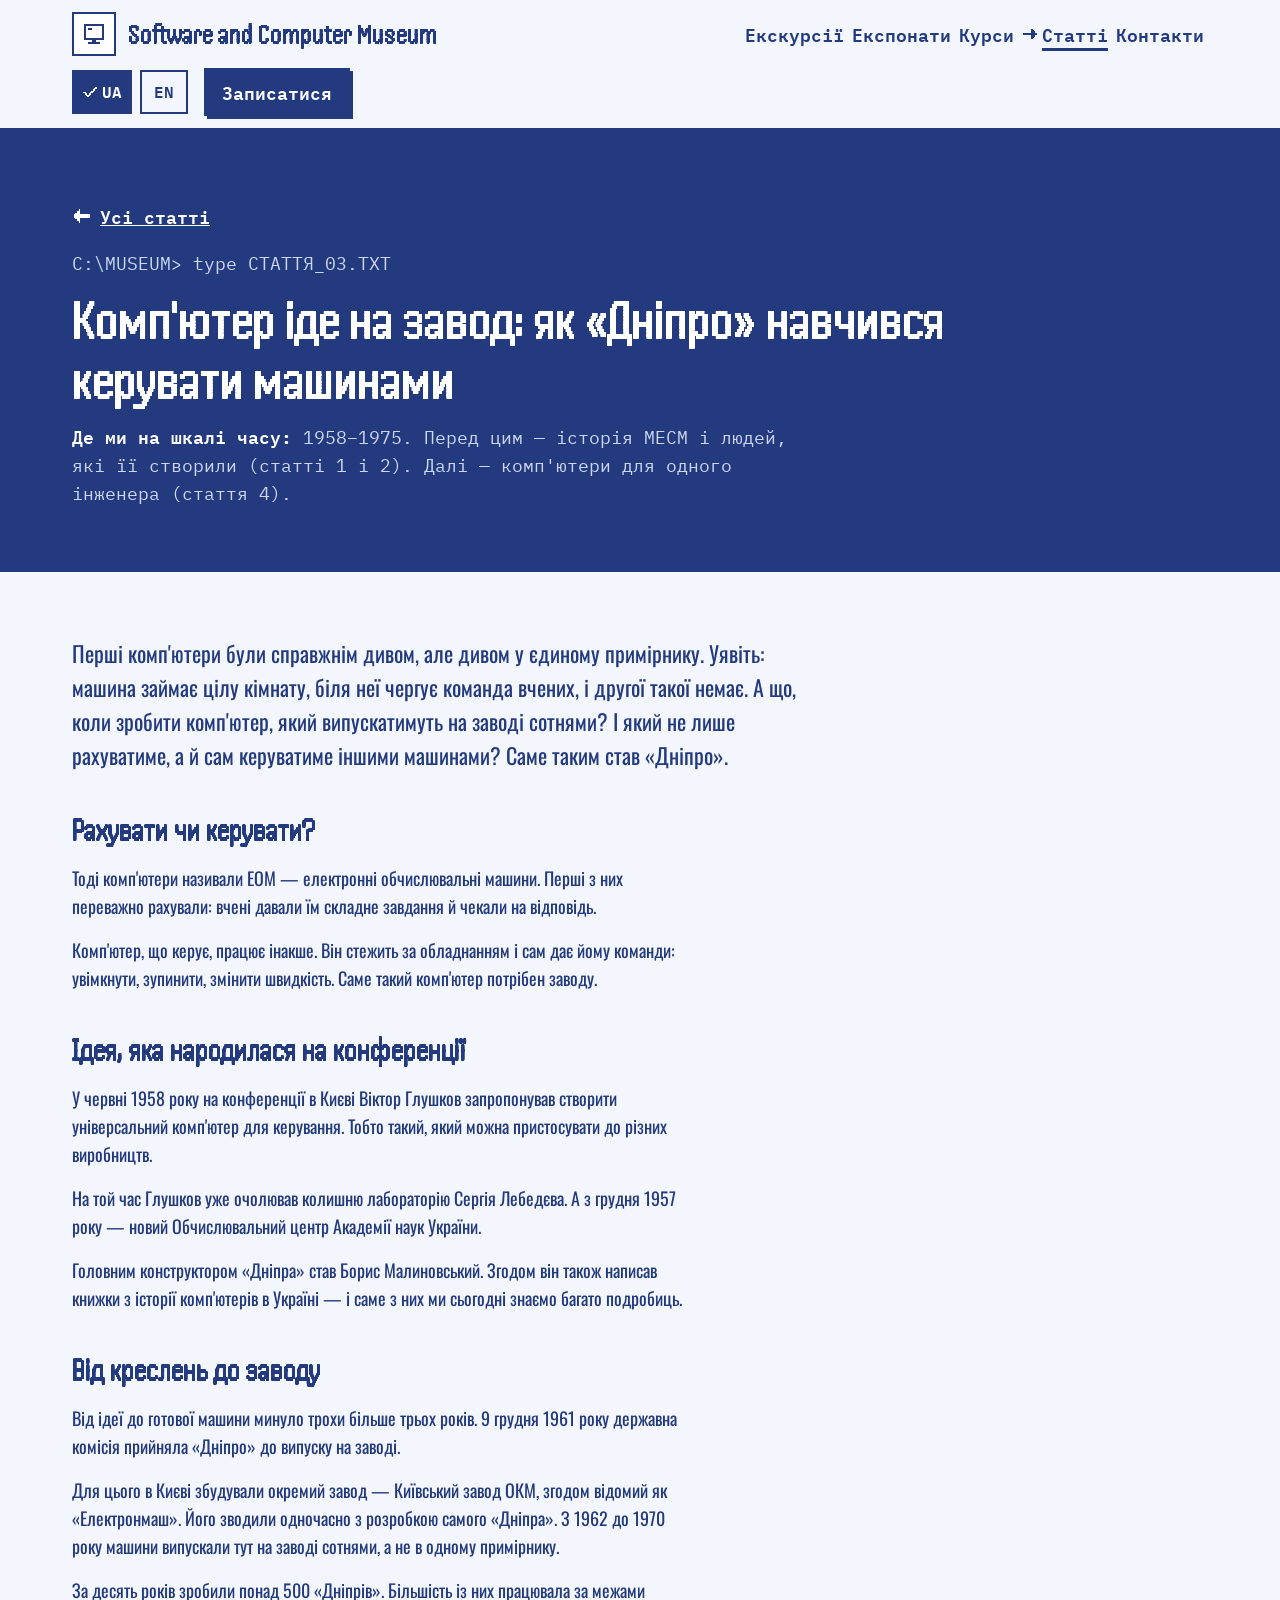
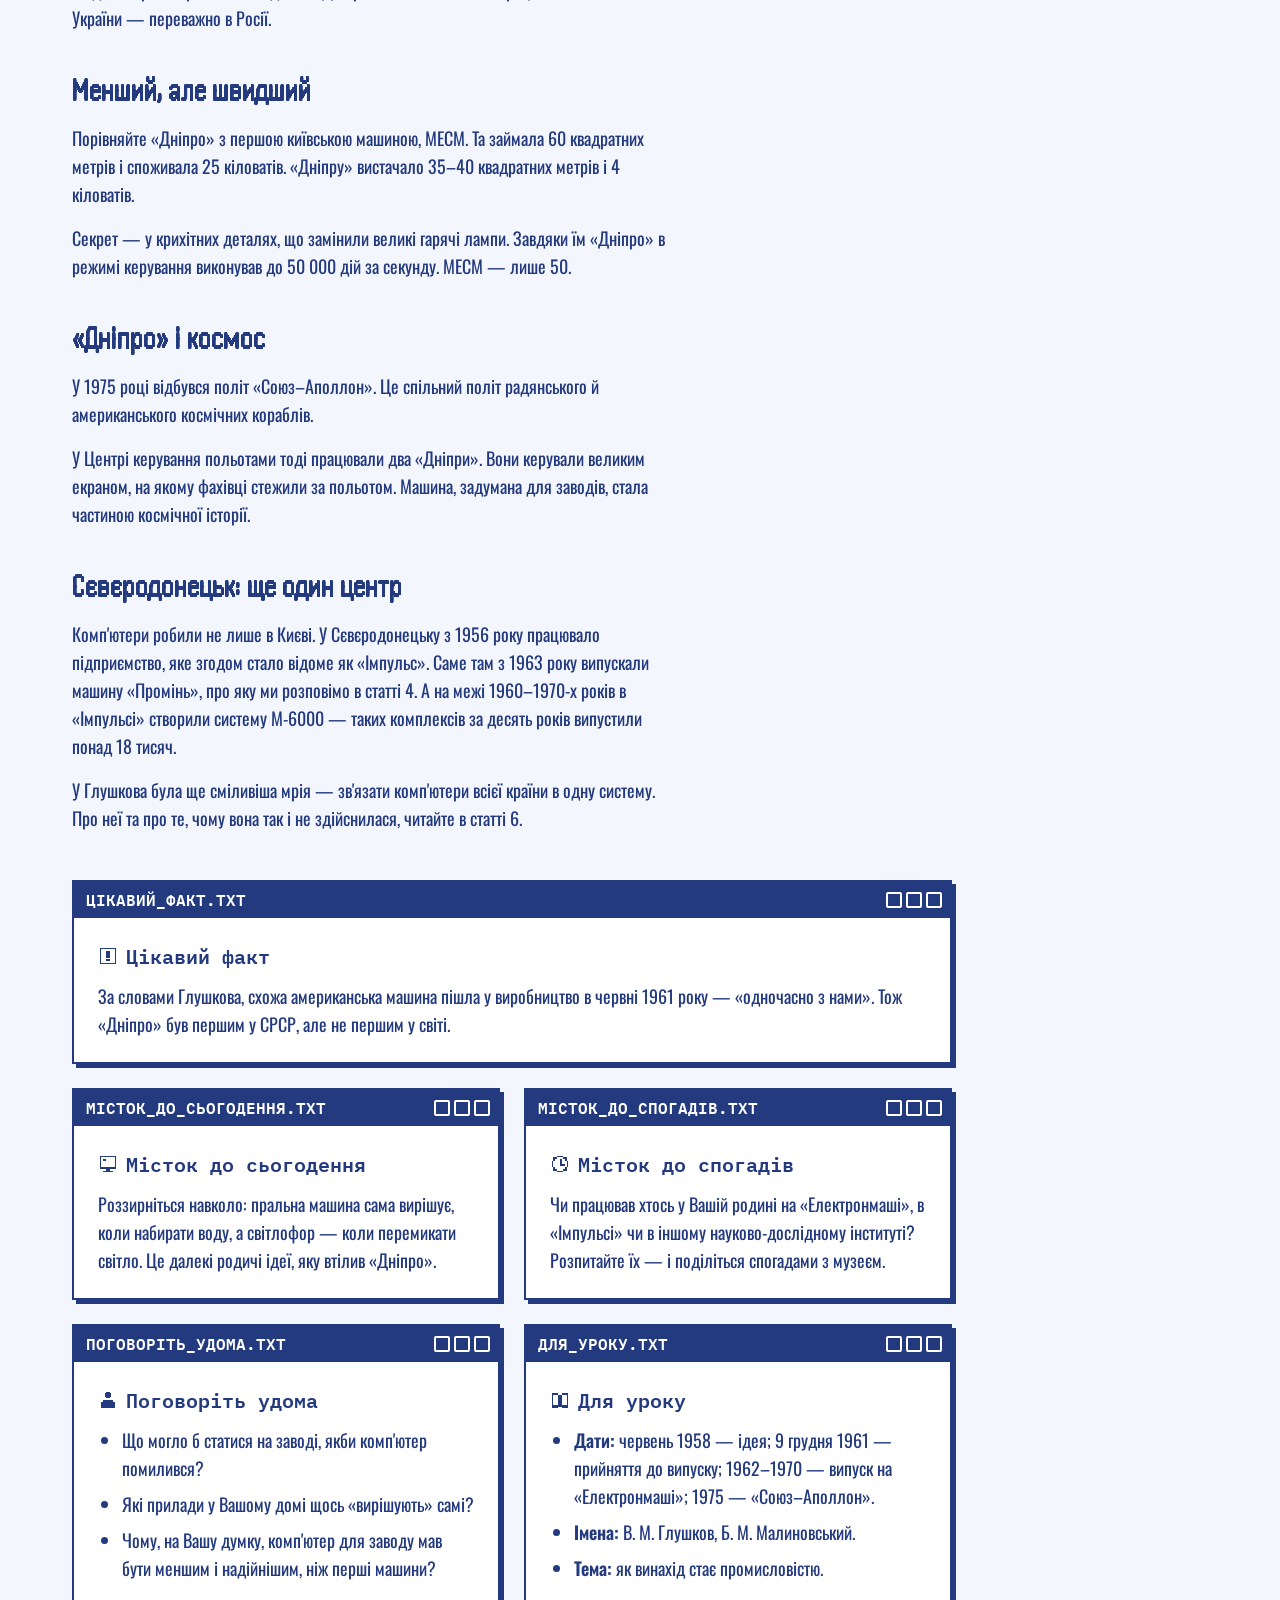
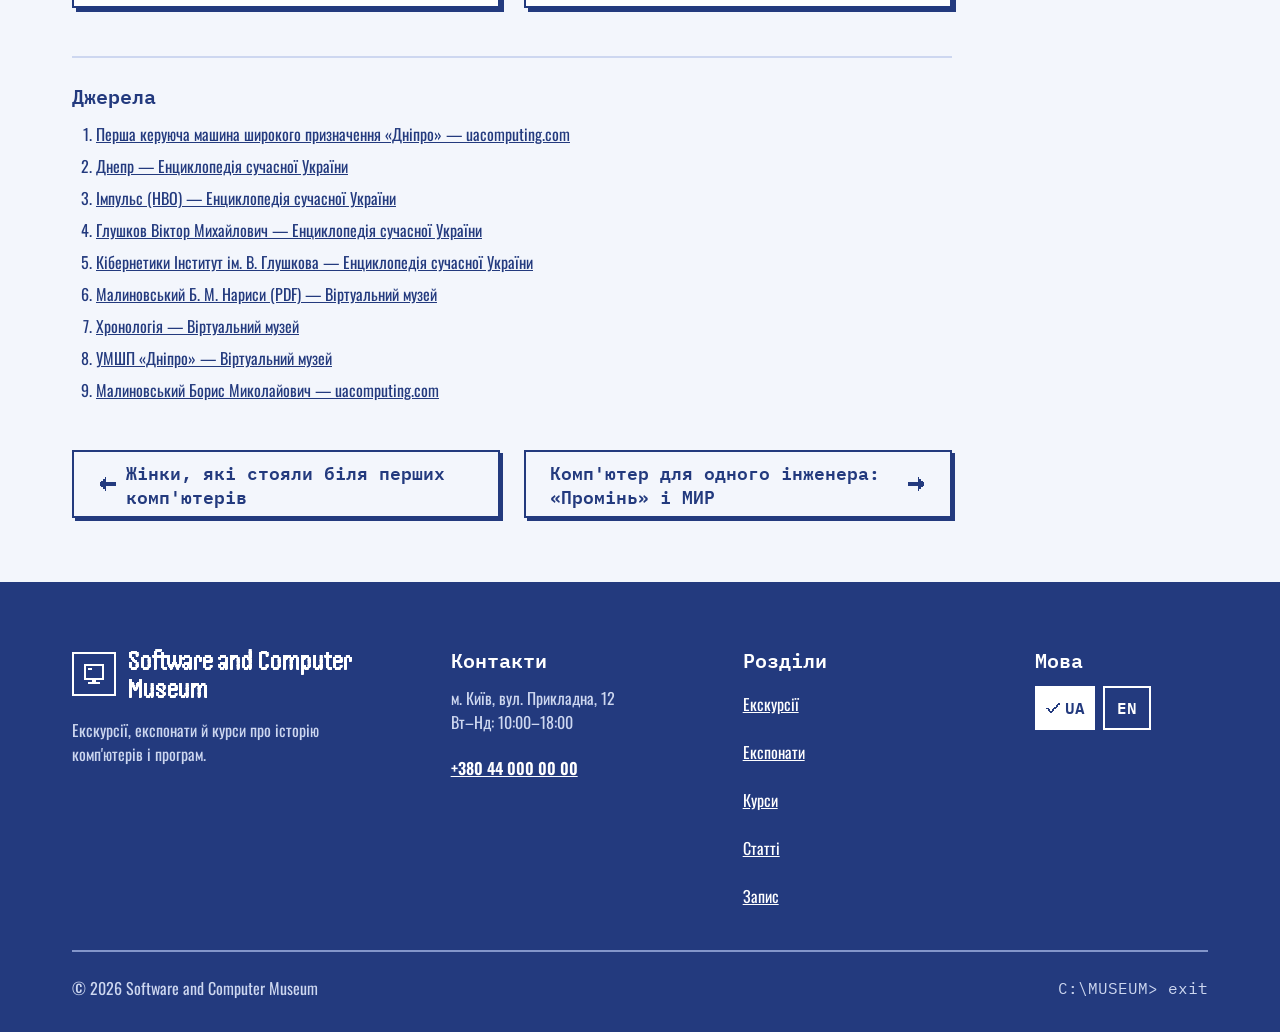
<file: articles/03-kompyuter-ide-na-zavod.html>
<!doctype html>
<html lang="uk" data-page-lang="uk">
<head>
  <meta charset="utf-8">
  <meta name="viewport" content="width=device-width, initial-scale=1">
  <title>Комп'ютер іде на завод: як «Дніпро» навчився керувати машинами — Software and Computer Museum</title>
  <meta name="description" content="Перші комп'ютери були справжнім дивом, але дивом у єдиному примірнику. Уявіть: машина займає цілу кімнату, біля неї чергує команда вчених, і другої такої немає. А що, коли зробити комп'ютер, який випускатимуть на заводі сотнями? І який не лише рахуватиме, а й сам керуватиме іншими машинами? Саме таким став «Дніпро».">
  <link rel="alternate" hreflang="uk" href="03-kompyuter-ide-na-zavod.html">
  <link rel="alternate" hreflang="en" href="en/03-kompyuter-ide-na-zavod.html">
  <link rel="stylesheet" href="../assets/css/fonts.css">
  <link rel="stylesheet" href="../assets/css/tokens.css">
  <link rel="stylesheet" href="../assets/css/site.css">
</head>
<body id="top">
<!-- Згенеровано tools/build-articles.js — не редагуйте вручну, змінюйте .md-файли в articles/ -->

<svg width="0" height="0" style="position: absolute;" aria-hidden="true" focusable="false">
  <symbol id="ic-monitor" viewBox="0 0 12 12"><path fill-rule="evenodd" shape-rendering="crispEdges" d="M1 1h10v8H1zM2 2v6h8V2zM3 3h2v1H3zM5 9h2v1H5zM3 10h6v1H3z"/></symbol>
  <symbol id="ic-floppy" viewBox="0 0 12 12"><path fill-rule="evenodd" shape-rendering="crispEdges" d="M1 1h9v1h1v9H1zM3 1h5v3H3zM6 2h1v1H6zM3 6h6v4H3z"/></symbol>
  <symbol id="ic-clock" viewBox="0 0 12 12"><path fill-rule="evenodd" shape-rendering="crispEdges" d="M4 1h4v1h2v2h1v4h-1v2H8v1H4v-1H2V8H1V4h1V2h2zM4 2h4v1h1v1h1v4H9v1H8v1H4V9H3V8H2V4h1V3h1zM6 3h1v3h2v1H6z"/></symbol>
  <symbol id="ic-person" viewBox="0 0 12 12"><path fill-rule="evenodd" shape-rendering="crispEdges" d="M5 1h2v1h1v2H7v1H5V4H4V2h1zM3 6h6v1h1v4H2V7h1z"/></symbol>
  <symbol id="ic-ticket" viewBox="0 0 12 12"><path fill-rule="evenodd" shape-rendering="crispEdges" d="M1 3h10v2h-1v2h1v2H1V7h1V5H1zM6 4h1v1H6zM6 7h1v1H6z"/></symbol>
  <symbol id="ic-calendar" viewBox="0 0 12 12"><path fill-rule="evenodd" shape-rendering="crispEdges" d="M1 2h10v9H1zM2 5h8v5H2zM3 1h1v1H3zM8 1h1v1H8zM3 6h2v2H3z"/></symbol>
  <symbol id="ic-arrow-right" viewBox="0 0 12 12"><path shape-rendering="crispEdges" d="M1 5h6V2h1v1h1v1h1v1h1v2h-1v1H9v1H8v1H7V7H1z"/></symbol>
  <symbol id="ic-arrow-down" viewBox="0 0 12 12"><path shape-rendering="crispEdges" d="M5 1V7H2v1h1v1h1v1h1v1h2v-1h1V9h1V8h1V7H7V1z"/></symbol>
  <symbol id="ic-check" viewBox="0 0 12 12"><path shape-rendering="crispEdges" d="M1 6h2v1h1v1h1V7h1V6h1V5h1V4h1V3h1V2h1v2h-1v1H9v1H8v1H7v1H6v1H5v1H4V9H3V8H2V7H1z"/></symbol>
  <symbol id="ic-alert" viewBox="0 0 12 12"><path fill-rule="evenodd" shape-rendering="crispEdges" d="M1 1h10v10H1zM2 2v8h8V2zM5 3h2v4H5zM5 8h2v1H5z"/></symbol>
  <symbol id="ic-phone" viewBox="0 0 12 12"><path fill-rule="evenodd" shape-rendering="crispEdges" d="M2 1h3v3H4v2h1v1h1v1h2V7h3v3h-1v1H7v-1H5V9H4V8H3V6H2V4H1V2h1z"/></symbol>
  <symbol id="ic-pin" viewBox="0 0 12 12"><path fill-rule="evenodd" shape-rendering="crispEdges" d="M4 1h4v1h1v1h1v4H9v1H8v1H7v2H5V9H4V8H3V7H2V3h1V2h1zM5 3h2v2H5z"/></symbol>
  <symbol id="ic-book" viewBox="0 0 12 12"><path fill-rule="evenodd" shape-rendering="crispEdges" d="M1 2h4v1h2V2h4v9H7v-1H5v1H1zM2 3h3v6H2zM7 3h3v6H7z"/></symbol>
  <symbol id="ic-menu" viewBox="0 0 12 12"><path shape-rendering="crispEdges" d="M1 2h10v2H1zM1 5h10v2H1zM1 8h10v2H1z"/></symbol>
  <symbol id="ic-close" viewBox="0 0 12 12"><path shape-rendering="crispEdges" d="M1 1h2v1h1v1h1v1h2V3h1V2h1V1h2v2h-1v1H9v1H8v2h1v1h1v1h1v2H9v-1H8V9H7V8H5v1H4v1H3v1H1V9h1V8h1V7h1V5H3V4H2V3H1z"/></symbol>
</svg>

<a class="skip" href="#main" data-i18n="k1">Перейти до основного вмісту</a>

<header class="hdr">
  <div class="wrap hdr-bar">
    <a class="logo hdr-logo" href="../index.html" data-i18n-attr="aria-label:k2" aria-label="Software and Computer Museum — на початок сторінки">
      <span class="logo-box"><svg class="ic i-l" aria-hidden="true"><use href="#ic-monitor"/></svg></span>
      <span class="disp logo-name">Software and Computer Museum</span>
    </a>
    <nav class="nav" data-i18n-attr="aria-label:k4" aria-label="Розділи сторінки">
      <a class="nl" href="../index.html#tours"><svg class="ic i-s" aria-hidden="true"><use href="#ic-arrow-right"/></svg><span data-i18n="k5">Екскурсії</span></a>
      <a class="nl" href="../index.html#exhibits"><svg class="ic i-s" aria-hidden="true"><use href="#ic-arrow-right"/></svg><span data-i18n="k6">Експонати</span></a>
      <a class="nl" href="../index.html#courses"><svg class="ic i-s" aria-hidden="true"><use href="#ic-arrow-right"/></svg><span data-i18n="k7">Курси</span></a>
      <a class="nl" href="../articles.html" aria-current="page" data-href-uk="../articles.html" data-href-en="../articles-en.html"><svg class="ic i-s" aria-hidden="true"><use href="#ic-arrow-right"/></svg><span data-i18n="k148">Статті</span></a>
      <a class="nl" href="../index.html#contacts"><svg class="ic i-s" aria-hidden="true"><use href="#ic-arrow-right"/></svg><span data-i18n="k8">Контакти</span></a>
    </nav>
    <div class="hdr-actions">
      <div class="langs" role="group" data-i18n-attr="aria-label:k9" aria-label="Мова сайту">
        <button type="button" class="lang" data-lang="uk" aria-pressed="true" data-i18n-attr="aria-label:k10" aria-label="UA — українська"><svg class="ic i-s" aria-hidden="true"><use href="#ic-check"/></svg>UA</button>
        <button type="button" class="lang" data-lang="en" lang="en" aria-pressed="false" data-i18n-attr="aria-label:k12" aria-label="EN — English"><svg class="ic i-s" aria-hidden="true"><use href="#ic-check"/></svg>EN</button>
      </div>
      <a class="btn" href="../index.html#booking" data-i18n="k14">Записатися</a>
    </div>
    <button type="button" class="btn btn-ghost burger" aria-expanded="false" aria-controls="mobile-menu">
      <span class="burger-closed" style="display: inline-flex; align-items: center; gap: var(--space-2);"><svg class="ic i-l" aria-hidden="true"><use href="#ic-menu"/></svg><span data-i18n="k15">Меню</span></span>
      <span class="burger-open" style="display: inline-flex; align-items: center; gap: var(--space-2);" hidden><svg class="ic i-l" aria-hidden="true"><use href="#ic-close"/></svg><span class="sr-only" data-i18n="k16">Закрити</span></span>
    </button>
  </div>
  <div class="wrap mmenu" id="mobile-menu" hidden>
    <nav class="mnav" data-i18n-attr="aria-label:k17" aria-label="Розділи сторінки (мобільне меню)">
      <a class="ml" href="../index.html#tours"><span data-i18n="k5">Екскурсії</span><svg class="ic i-m go" aria-hidden="true"><use href="#ic-arrow-right"/></svg><span class="here" aria-hidden="true"><svg class="ic i-s"><use href="#ic-check"/></svg><span data-i18n="k18">ви тут</span></span></a>
      <a class="ml" href="../index.html#exhibits"><span data-i18n="k6">Експонати</span><svg class="ic i-m go" aria-hidden="true"><use href="#ic-arrow-right"/></svg><span class="here" aria-hidden="true"><svg class="ic i-s"><use href="#ic-check"/></svg><span data-i18n="k18">ви тут</span></span></a>
      <a class="ml" href="../index.html#courses"><span data-i18n="k7">Курси</span><svg class="ic i-m go" aria-hidden="true"><use href="#ic-arrow-right"/></svg><span class="here" aria-hidden="true"><svg class="ic i-s"><use href="#ic-check"/></svg><span data-i18n="k18">ви тут</span></span></a>
      <a class="ml" href="../articles.html" aria-current="page" data-href-uk="../articles.html" data-href-en="../articles-en.html"><span data-i18n="k148">Статті</span><svg class="ic i-m go" aria-hidden="true"><use href="#ic-arrow-right"/></svg><span class="here" aria-hidden="true"><svg class="ic i-s"><use href="#ic-check"/></svg><span data-i18n="k18">ви тут</span></span></a>
      <a class="ml" href="../index.html#contacts"><span data-i18n="k8">Контакти</span><svg class="ic i-m go" aria-hidden="true"><use href="#ic-arrow-right"/></svg><span class="here" aria-hidden="true"><svg class="ic i-s"><use href="#ic-check"/></svg><span data-i18n="k18">ви тут</span></span></a>
    </nav>
    <div class="mmenu-actions">
      <div class="langs" role="group" data-i18n-attr="aria-label:k9" aria-label="Мова сайту">
        <button type="button" class="lang" data-lang="uk" aria-pressed="true" data-i18n-attr="aria-label:k10" aria-label="UA — українська"><svg class="ic i-s" aria-hidden="true"><use href="#ic-check"/></svg>UA</button>
        <button type="button" class="lang" data-lang="en" lang="en" aria-pressed="false" data-i18n-attr="aria-label:k12" aria-label="EN — English"><svg class="ic i-s" aria-hidden="true"><use href="#ic-check"/></svg>EN</button>
      </div>
      <a class="btn" href="../index.html#booking" data-close-menu data-i18n="k14">Записатися</a>
    </div>
  </div>
</header>

<main id="main">

<section class="art-head" data-theme="dark" aria-labelledby="art-title">
  <div class="wrap">
    <div class="sec-head">
      <a class="back" href="../articles.html"><svg class="ic i-m" aria-hidden="true"><use href="#ic-arrow-right"/></svg><span>Усі статті</span></a>
      <p class="mono prompt" aria-hidden="true">C:\MUSEUM&gt; type СТАТТЯ_03.TXT</p>
      <h1 id="art-title" class="disp h2">Комп'ютер іде на завод: як «Дніпро» навчився керувати машинами</h1>
      <p class="timeline"><strong>Де ми на шкалі часу:</strong> 1958–1975. Перед цим — історія МЕСМ і людей, які її створили (статті 1 і 2). Далі — комп'ютери для одного інженера (стаття 4).</p>
    </div>
  </div>
</section>

<section class="sec">
  <div class="wrap">
    <div class="art">
      <article class="prose">
        <p>Перші комп'ютери були справжнім дивом, але дивом у єдиному примірнику. Уявіть: машина займає цілу кімнату, біля неї чергує команда вчених, і другої такої немає. А що, коли зробити комп'ютер, який випускатимуть на заводі сотнями? І який не лише рахуватиме, а й сам керуватиме іншими машинами? Саме таким став «Дніпро».</p>
        <h2>Рахувати чи керувати?</h2>
        <p>Тоді комп'ютери називали ЕОМ — електронні обчислювальні машини. Перші з них переважно рахували: вчені давали їм складне завдання й чекали на відповідь.</p>
        <p>Комп'ютер, що керує, працює інакше. Він стежить за обладнанням і сам дає йому команди: увімкнути, зупинити, змінити швидкість. Саме такий комп'ютер потрібен заводу.</p>
        <h2>Ідея, яка народилася на конференції</h2>
        <p>У червні 1958 року на конференції в Києві Віктор Глушков запропонував створити універсальний комп'ютер для керування. Тобто такий, який можна пристосувати до різних виробництв.</p>
        <p>На той час Глушков уже очолював колишню лабораторію Сергія Лебедєва. А з грудня 1957 року — новий Обчислювальний центр Академії наук України.</p>
        <p>Головним конструктором «Дніпра» став Борис Малиновський. Згодом він також написав книжки з історії комп'ютерів в Україні — і саме з них ми сьогодні знаємо багато подробиць.</p>
        <h2>Від креслень до заводу</h2>
        <p>Від ідеї до готової машини минуло трохи більше трьох років. 9 грудня 1961 року державна комісія прийняла «Дніпро» до випуску на заводі.</p>
        <p>Для цього в Києві збудували окремий завод — Київський завод ОКМ, згодом відомий як «Електронмаш». Його зводили одночасно з розробкою самого «Дніпра». З 1962 до 1970 року машини випускали тут на заводі сотнями, а не в одному примірнику.</p>
        <p>За десять років зробили понад 500 «Дніпрів». Більшість із них працювала за межами України — переважно в Росії.</p>
        <h2>Менший, але швидший</h2>
        <p>Порівняйте «Дніпро» з першою київською машиною, МЕСМ. Та займала 60 квадратних метрів і споживала 25 кіловатів. «Дніпру» вистачало 35–40 квадратних метрів і 4 кіловатів.</p>
        <p>Секрет — у крихітних деталях, що замінили великі гарячі лампи. Завдяки їм «Дніпро» в режимі керування виконував до 50 000 дій за секунду. МЕСМ — лише 50.</p>
        <h2>«Дніпро» і космос</h2>
        <p>У 1975 році відбувся політ «Союз–Аполлон». Це спільний політ радянського й американського космічних кораблів.</p>
        <p>У Центрі керування польотами тоді працювали два «Дніпри». Вони керували великим екраном, на якому фахівці стежили за польотом. Машина, задумана для заводів, стала частиною космічної історії.</p>
        <h2>Сєвєродонецьк: ще один центр</h2>
        <p>Комп'ютери робили не лише в Києві. У Сєвєродонецьку з 1956 року працювало підприємство, яке згодом стало відоме як «Імпульс». Саме там з 1963 року випускали машину «Промінь», про яку ми розповімо в статті 4. А на межі 1960–1970-х років в «Імпульсі» створили систему М-6000 — таких комплексів за десять років випустили понад 18 тисяч.</p>
        <p>У Глушкова була ще сміливіша мрія — зв'язати комп'ютери всієї країни в одну систему. Про неї та про те, чому вона так і не здійснилася, читайте в статті 6.</p>
      </article>

      <div class="notes">
      <aside class="win note" aria-label="Цікавий факт">
        <div class="wtitle" aria-hidden="true"><span>ЦІКАВИЙ_ФАКТ.TXT</span><span class="wctl"><span></span><span></span><span></span></span></div>
        <div class="winbody">
          <h2 class="h4"><svg class="ic i-m" aria-hidden="true"><use href="#ic-alert"/></svg>Цікавий факт</h2>
          <p>За словами Глушкова, схожа американська машина пішла у виробництво в червні 1961 року — «одночасно з нами». Тож «Дніпро» був першим у СРСР, але не першим у світі.</p>
        </div>
      </aside>
      <aside class="win note" aria-label="Місток до сьогодення">
        <div class="wtitle" aria-hidden="true"><span>МІСТОК_ДО_СЬОГОДЕННЯ.TXT</span><span class="wctl"><span></span><span></span><span></span></span></div>
        <div class="winbody">
          <h2 class="h4"><svg class="ic i-m" aria-hidden="true"><use href="#ic-monitor"/></svg>Місток до сьогодення</h2>
          <p>Роззирніться навколо: пральна машина сама вирішує, коли набирати воду, а світлофор — коли перемикати світло. Це далекі родичі ідеї, яку втілив «Дніпро».</p>
        </div>
      </aside>
      <aside class="win note" aria-label="Місток до спогадів">
        <div class="wtitle" aria-hidden="true"><span>МІСТОК_ДО_СПОГАДІВ.TXT</span><span class="wctl"><span></span><span></span><span></span></span></div>
        <div class="winbody">
          <h2 class="h4"><svg class="ic i-m" aria-hidden="true"><use href="#ic-clock"/></svg>Місток до спогадів</h2>
          <p>Чи працював хтось у Вашій родині на «Електронмаші», в «Імпульсі» чи в іншому науково-дослідному інституті? Розпитайте їх — і поділіться спогадами з музеєм.</p>
        </div>
      </aside>
      <aside class="win note" aria-label="Поговоріть удома">
        <div class="wtitle" aria-hidden="true"><span>ПОГОВОРІТЬ_УДОМА.TXT</span><span class="wctl"><span></span><span></span><span></span></span></div>
        <div class="winbody">
          <h2 class="h4"><svg class="ic i-m" aria-hidden="true"><use href="#ic-person"/></svg>Поговоріть удома</h2>
          <ul>
  <li>Що могло б статися на заводі, якби комп'ютер помилився?</li>
  <li>Які прилади у Вашому домі щось «вирішують» самі?</li>
  <li>Чому, на Вашу думку, комп'ютер для заводу мав бути меншим і надійнішим, ніж перші машини?</li>
</ul>
        </div>
      </aside>
      <aside class="win note" aria-label="Для уроку">
        <div class="wtitle" aria-hidden="true"><span>ДЛЯ_УРОКУ.TXT</span><span class="wctl"><span></span><span></span><span></span></span></div>
        <div class="winbody">
          <h2 class="h4"><svg class="ic i-m" aria-hidden="true"><use href="#ic-book"/></svg>Для уроку</h2>
          <ul>
  <li><strong>Дати:</strong> червень 1958 — ідея; 9 грудня 1961 — прийняття до випуску; 1962–1970 — випуск на «Електронмаші»; 1975 — «Союз–Аполлон».</li>
  <li><strong>Імена:</strong> В. М. Глушков, Б. М. Малиновський.</li>
  <li><strong>Тема:</strong> як винахід стає промисловістю.</li>
</ul>
        </div>
      </aside>
      </div>

      <section class="sources" aria-labelledby="sources-title">
        <h2 id="sources-title" class="h4">Джерела</h2>
        <ol>
  <li><a href="https://uacomputing.com/stories/dnepr/">Перша керуюча машина широкого призначення «Дніпро» — uacomputing.com</a></li>
  <li><a href="https://esu.com.ua/article-22150">Днепр — Енциклопедія сучасної України</a></li>
  <li><a href="https://esu.com.ua/article-13280">Імпульс (НВО) — Енциклопедія сучасної України</a></li>
  <li><a href="https://esu.com.ua/article-30542">Глушков Віктор Михайлович — Енциклопедія сучасної України</a></li>
  <li><a href="https://esu.com.ua/article-6746">Кібернетики Інститут ім. В. Глушкова — Енциклопедія сучасної України</a></li>
  <li><a href="https://www.icfcst.kiev.ua/MUSEUM/TXT/MalinovskyEssays_ukr.pdf">Малиновський Б. М. Нариси (PDF) — Віртуальний музей</a></li>
  <li><a href="https://icfcst.kiev.ua/MUSEUM/ukrchronology_u.html">Хронологія — Віртуальний музей</a></li>
  <li><a href="https://www.icfcst.kiev.ua/MUSEUM/GL_HALL2/COMPUTERS/Dnepr_printed_u.html">УМШП «Дніпро» — Віртуальний музей</a></li>
  <li><a href="https://uacomputing.com/persons/malinovsky/">Малиновський Борис Миколайович — uacomputing.com</a></li>
</ol>
      </section>

      <nav class="pager" aria-label="Інші статті">
        <a class="btn btn-ghost prev" href="02-zhinky-bilya-pershykh-kompyuteriv.html"><svg class="ic i-m" aria-hidden="true"><use href="#ic-arrow-right"/></svg><span>Жінки, які стояли біля перших комп'ютерів</span></a>
        <a class="btn btn-ghost next" href="04-kompyuter-dlya-odnoho-inzhenera.html"><span>Комп'ютер для одного інженера: «Промінь» і МИР</span><svg class="ic i-m" aria-hidden="true"><use href="#ic-arrow-right"/></svg></a>
      </nav>
    </div>
  </div>
</section>

</main>

<footer class="ftr" data-theme="dark">
  <div class="wrap ftr-inner">
    <div class="ftr-grid">
      <div class="ftr-col ftr-about">
        <a class="logo" href="../index.html" data-i18n-attr="aria-label:k2" aria-label="Software and Computer Museum — на початок сторінки">
          <span class="logo-box"><svg class="ic i-l" aria-hidden="true"><use href="#ic-monitor"/></svg></span>
          <span class="disp logo-name">Software and Computer Museum</span>
        </a>
        <p class="caption muted" data-i18n="k139">Екскурсії, експонати й курси про історію комп'ютерів і програм.</p>
      </div>
      <div class="ftr-col">
        <p class="h4" data-i18n="k8">Контакти</p>
        <p class="caption muted"><span data-i18n="k131">м. Київ, вул. Прикладна, 12</span><br><span data-i18n="k133">Вт–Нд: 10:00–18:00</span></p>
        <a class="ftr-link" href="tel:+380440000000" style="font-weight: 600;" data-i18n-attr="aria-label:k122" aria-label="Зателефонувати в музей: +380 44 000 00 00">+380 44 000 00 00</a>
      </div>
      <nav class="ftr-col ftr-nav" data-i18n-attr="aria-label:k140" aria-label="Розділи сторінки (підвал)">
        <p class="h4" data-i18n="k141">Розділи</p>
        <a class="ftr-link" href="../index.html#tours" data-i18n="k5">Екскурсії</a>
        <a class="ftr-link" href="../index.html#exhibits" data-i18n="k6">Експонати</a>
        <a class="ftr-link" href="../index.html#courses" data-i18n="k7">Курси</a>
        <a class="ftr-link" href="../articles.html" data-href-uk="../articles.html" data-href-en="../articles-en.html" data-i18n="k148">Статті</a>
        <a class="ftr-link" href="../index.html#booking" data-i18n="k142">Запис</a>
      </nav>
      <div class="ftr-col">
        <p class="h4" data-i18n="k143">Мова</p>
        <div class="langs" role="group" data-i18n-attr="aria-label:k9" aria-label="Мова сайту">
          <button type="button" class="lang" data-lang="uk" aria-pressed="true" data-i18n-attr="aria-label:k10" aria-label="UA — українська"><svg class="ic i-s" aria-hidden="true"><use href="#ic-check"/></svg>UA</button>
          <button type="button" class="lang" data-lang="en" lang="en" aria-pressed="false" data-i18n-attr="aria-label:k12" aria-label="EN — English"><svg class="ic i-s" aria-hidden="true"><use href="#ic-check"/></svg>EN</button>
        </div>
      </div>
    </div>
    <div class="ftr-bottom">
      <p class="caption muted" data-i18n="k144">© 2026 Software and Computer Museum</p>
      <p class="mono muted" style="margin: 0;" aria-hidden="true" data-i18n="k145">C:\MUSEUM&gt; exit</p>
    </div>
  </div>
</footer>

<script src="../assets/js/content.uk.js"></script>
<script src="../assets/js/content.en.js"></script>
<script src="../assets/js/app.js"></script>
</body>
</html>
</file>
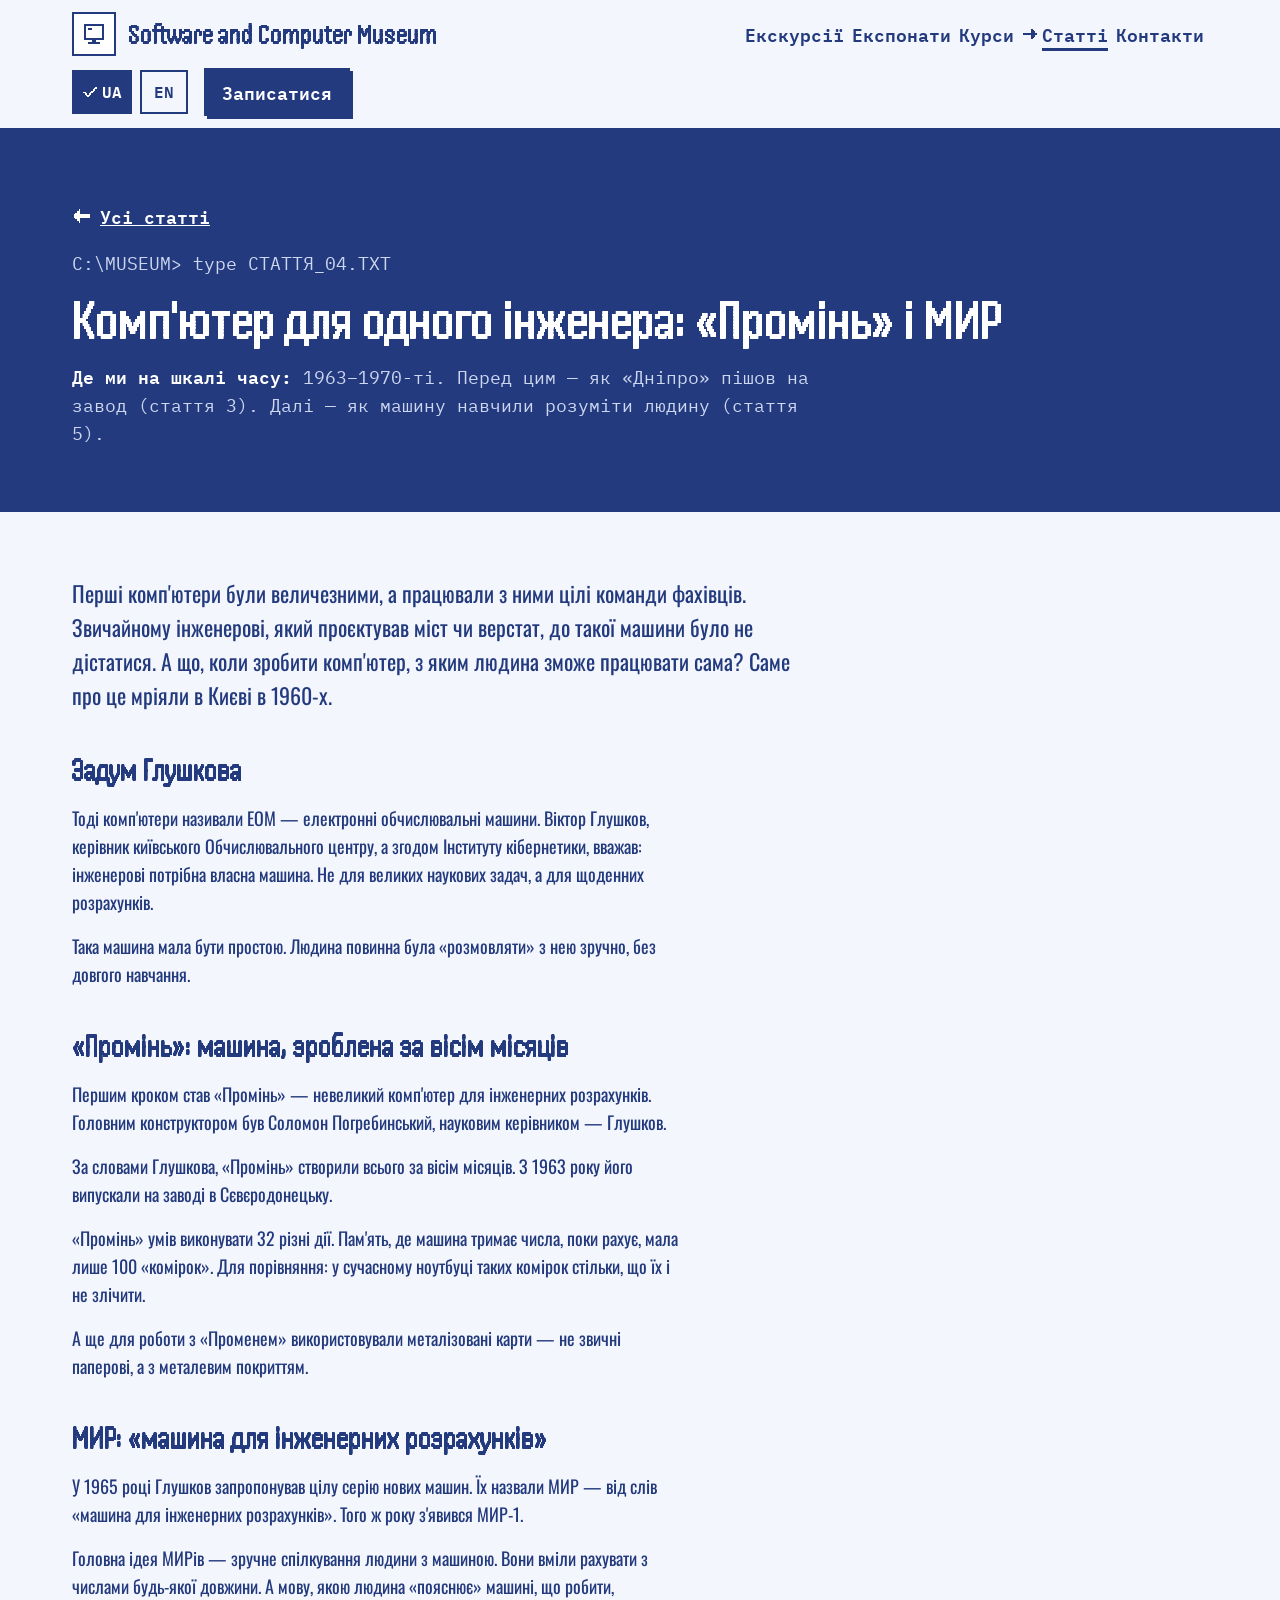
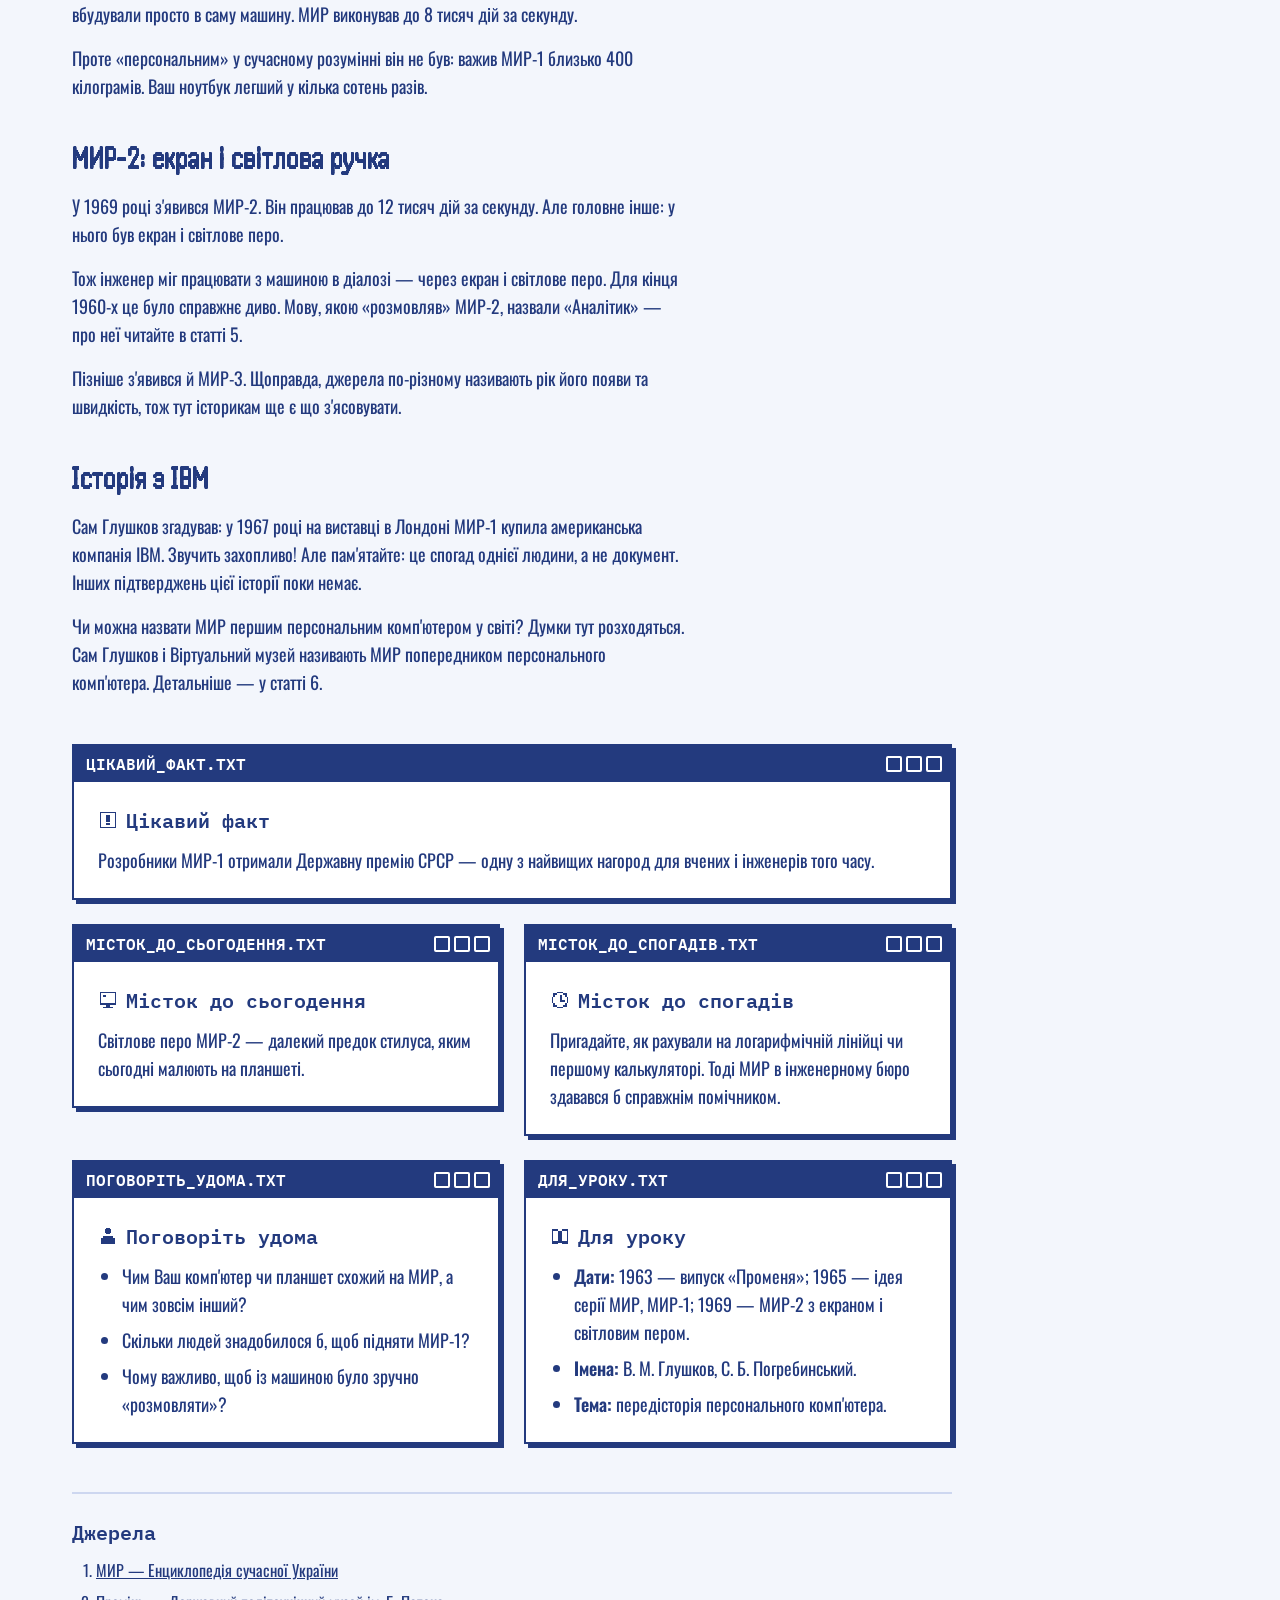
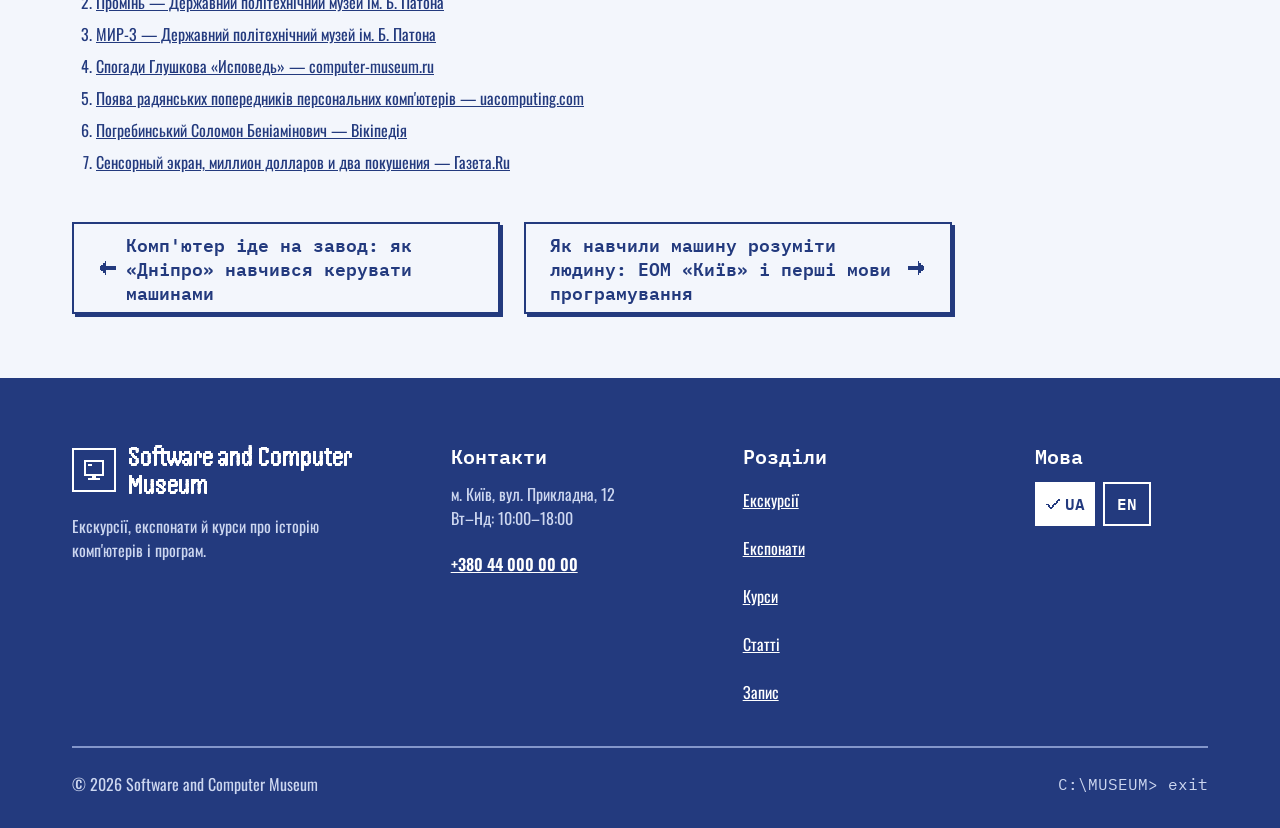
<file: articles/04-kompyuter-dlya-odnoho-inzhenera.html>
<!doctype html>
<html lang="uk" data-page-lang="uk">
<head>
  <meta charset="utf-8">
  <meta name="viewport" content="width=device-width, initial-scale=1">
  <title>Комп'ютер для одного інженера: «Промінь» і МИР — Software and Computer Museum</title>
  <meta name="description" content="Перші комп'ютери були величезними, а працювали з ними цілі команди фахівців. Звичайному інженерові, який проєктував міст чи верстат, до такої машини було не дістатися. А що, коли зробити комп'ютер, з яким людина зможе працювати сама? Саме про це мріяли в Києві в 1960-х.">
  <link rel="alternate" hreflang="uk" href="04-kompyuter-dlya-odnoho-inzhenera.html">
  <link rel="alternate" hreflang="en" href="en/04-kompyuter-dlya-odnoho-inzhenera.html">
  <link rel="stylesheet" href="../assets/css/fonts.css">
  <link rel="stylesheet" href="../assets/css/tokens.css">
  <link rel="stylesheet" href="../assets/css/site.css">
</head>
<body id="top">
<!-- Згенеровано tools/build-articles.js — не редагуйте вручну, змінюйте .md-файли в articles/ -->

<svg width="0" height="0" style="position: absolute;" aria-hidden="true" focusable="false">
  <symbol id="ic-monitor" viewBox="0 0 12 12"><path fill-rule="evenodd" shape-rendering="crispEdges" d="M1 1h10v8H1zM2 2v6h8V2zM3 3h2v1H3zM5 9h2v1H5zM3 10h6v1H3z"/></symbol>
  <symbol id="ic-floppy" viewBox="0 0 12 12"><path fill-rule="evenodd" shape-rendering="crispEdges" d="M1 1h9v1h1v9H1zM3 1h5v3H3zM6 2h1v1H6zM3 6h6v4H3z"/></symbol>
  <symbol id="ic-clock" viewBox="0 0 12 12"><path fill-rule="evenodd" shape-rendering="crispEdges" d="M4 1h4v1h2v2h1v4h-1v2H8v1H4v-1H2V8H1V4h1V2h2zM4 2h4v1h1v1h1v4H9v1H8v1H4V9H3V8H2V4h1V3h1zM6 3h1v3h2v1H6z"/></symbol>
  <symbol id="ic-person" viewBox="0 0 12 12"><path fill-rule="evenodd" shape-rendering="crispEdges" d="M5 1h2v1h1v2H7v1H5V4H4V2h1zM3 6h6v1h1v4H2V7h1z"/></symbol>
  <symbol id="ic-ticket" viewBox="0 0 12 12"><path fill-rule="evenodd" shape-rendering="crispEdges" d="M1 3h10v2h-1v2h1v2H1V7h1V5H1zM6 4h1v1H6zM6 7h1v1H6z"/></symbol>
  <symbol id="ic-calendar" viewBox="0 0 12 12"><path fill-rule="evenodd" shape-rendering="crispEdges" d="M1 2h10v9H1zM2 5h8v5H2zM3 1h1v1H3zM8 1h1v1H8zM3 6h2v2H3z"/></symbol>
  <symbol id="ic-arrow-right" viewBox="0 0 12 12"><path shape-rendering="crispEdges" d="M1 5h6V2h1v1h1v1h1v1h1v2h-1v1H9v1H8v1H7V7H1z"/></symbol>
  <symbol id="ic-arrow-down" viewBox="0 0 12 12"><path shape-rendering="crispEdges" d="M5 1V7H2v1h1v1h1v1h1v1h2v-1h1V9h1V8h1V7H7V1z"/></symbol>
  <symbol id="ic-check" viewBox="0 0 12 12"><path shape-rendering="crispEdges" d="M1 6h2v1h1v1h1V7h1V6h1V5h1V4h1V3h1V2h1v2h-1v1H9v1H8v1H7v1H6v1H5v1H4V9H3V8H2V7H1z"/></symbol>
  <symbol id="ic-alert" viewBox="0 0 12 12"><path fill-rule="evenodd" shape-rendering="crispEdges" d="M1 1h10v10H1zM2 2v8h8V2zM5 3h2v4H5zM5 8h2v1H5z"/></symbol>
  <symbol id="ic-phone" viewBox="0 0 12 12"><path fill-rule="evenodd" shape-rendering="crispEdges" d="M2 1h3v3H4v2h1v1h1v1h2V7h3v3h-1v1H7v-1H5V9H4V8H3V6H2V4H1V2h1z"/></symbol>
  <symbol id="ic-pin" viewBox="0 0 12 12"><path fill-rule="evenodd" shape-rendering="crispEdges" d="M4 1h4v1h1v1h1v4H9v1H8v1H7v2H5V9H4V8H3V7H2V3h1V2h1zM5 3h2v2H5z"/></symbol>
  <symbol id="ic-book" viewBox="0 0 12 12"><path fill-rule="evenodd" shape-rendering="crispEdges" d="M1 2h4v1h2V2h4v9H7v-1H5v1H1zM2 3h3v6H2zM7 3h3v6H7z"/></symbol>
  <symbol id="ic-menu" viewBox="0 0 12 12"><path shape-rendering="crispEdges" d="M1 2h10v2H1zM1 5h10v2H1zM1 8h10v2H1z"/></symbol>
  <symbol id="ic-close" viewBox="0 0 12 12"><path shape-rendering="crispEdges" d="M1 1h2v1h1v1h1v1h2V3h1V2h1V1h2v2h-1v1H9v1H8v2h1v1h1v1h1v2H9v-1H8V9H7V8H5v1H4v1H3v1H1V9h1V8h1V7h1V5H3V4H2V3H1z"/></symbol>
</svg>

<a class="skip" href="#main" data-i18n="k1">Перейти до основного вмісту</a>

<header class="hdr">
  <div class="wrap hdr-bar">
    <a class="logo hdr-logo" href="../index.html" data-i18n-attr="aria-label:k2" aria-label="Software and Computer Museum — на початок сторінки">
      <span class="logo-box"><svg class="ic i-l" aria-hidden="true"><use href="#ic-monitor"/></svg></span>
      <span class="disp logo-name">Software and Computer Museum</span>
    </a>
    <nav class="nav" data-i18n-attr="aria-label:k4" aria-label="Розділи сторінки">
      <a class="nl" href="../index.html#tours"><svg class="ic i-s" aria-hidden="true"><use href="#ic-arrow-right"/></svg><span data-i18n="k5">Екскурсії</span></a>
      <a class="nl" href="../index.html#exhibits"><svg class="ic i-s" aria-hidden="true"><use href="#ic-arrow-right"/></svg><span data-i18n="k6">Експонати</span></a>
      <a class="nl" href="../index.html#courses"><svg class="ic i-s" aria-hidden="true"><use href="#ic-arrow-right"/></svg><span data-i18n="k7">Курси</span></a>
      <a class="nl" href="../articles.html" aria-current="page" data-href-uk="../articles.html" data-href-en="../articles-en.html"><svg class="ic i-s" aria-hidden="true"><use href="#ic-arrow-right"/></svg><span data-i18n="k148">Статті</span></a>
      <a class="nl" href="../index.html#contacts"><svg class="ic i-s" aria-hidden="true"><use href="#ic-arrow-right"/></svg><span data-i18n="k8">Контакти</span></a>
    </nav>
    <div class="hdr-actions">
      <div class="langs" role="group" data-i18n-attr="aria-label:k9" aria-label="Мова сайту">
        <button type="button" class="lang" data-lang="uk" aria-pressed="true" data-i18n-attr="aria-label:k10" aria-label="UA — українська"><svg class="ic i-s" aria-hidden="true"><use href="#ic-check"/></svg>UA</button>
        <button type="button" class="lang" data-lang="en" lang="en" aria-pressed="false" data-i18n-attr="aria-label:k12" aria-label="EN — English"><svg class="ic i-s" aria-hidden="true"><use href="#ic-check"/></svg>EN</button>
      </div>
      <a class="btn" href="../index.html#booking" data-i18n="k14">Записатися</a>
    </div>
    <button type="button" class="btn btn-ghost burger" aria-expanded="false" aria-controls="mobile-menu">
      <span class="burger-closed" style="display: inline-flex; align-items: center; gap: var(--space-2);"><svg class="ic i-l" aria-hidden="true"><use href="#ic-menu"/></svg><span data-i18n="k15">Меню</span></span>
      <span class="burger-open" style="display: inline-flex; align-items: center; gap: var(--space-2);" hidden><svg class="ic i-l" aria-hidden="true"><use href="#ic-close"/></svg><span class="sr-only" data-i18n="k16">Закрити</span></span>
    </button>
  </div>
  <div class="wrap mmenu" id="mobile-menu" hidden>
    <nav class="mnav" data-i18n-attr="aria-label:k17" aria-label="Розділи сторінки (мобільне меню)">
      <a class="ml" href="../index.html#tours"><span data-i18n="k5">Екскурсії</span><svg class="ic i-m go" aria-hidden="true"><use href="#ic-arrow-right"/></svg><span class="here" aria-hidden="true"><svg class="ic i-s"><use href="#ic-check"/></svg><span data-i18n="k18">ви тут</span></span></a>
      <a class="ml" href="../index.html#exhibits"><span data-i18n="k6">Експонати</span><svg class="ic i-m go" aria-hidden="true"><use href="#ic-arrow-right"/></svg><span class="here" aria-hidden="true"><svg class="ic i-s"><use href="#ic-check"/></svg><span data-i18n="k18">ви тут</span></span></a>
      <a class="ml" href="../index.html#courses"><span data-i18n="k7">Курси</span><svg class="ic i-m go" aria-hidden="true"><use href="#ic-arrow-right"/></svg><span class="here" aria-hidden="true"><svg class="ic i-s"><use href="#ic-check"/></svg><span data-i18n="k18">ви тут</span></span></a>
      <a class="ml" href="../articles.html" aria-current="page" data-href-uk="../articles.html" data-href-en="../articles-en.html"><span data-i18n="k148">Статті</span><svg class="ic i-m go" aria-hidden="true"><use href="#ic-arrow-right"/></svg><span class="here" aria-hidden="true"><svg class="ic i-s"><use href="#ic-check"/></svg><span data-i18n="k18">ви тут</span></span></a>
      <a class="ml" href="../index.html#contacts"><span data-i18n="k8">Контакти</span><svg class="ic i-m go" aria-hidden="true"><use href="#ic-arrow-right"/></svg><span class="here" aria-hidden="true"><svg class="ic i-s"><use href="#ic-check"/></svg><span data-i18n="k18">ви тут</span></span></a>
    </nav>
    <div class="mmenu-actions">
      <div class="langs" role="group" data-i18n-attr="aria-label:k9" aria-label="Мова сайту">
        <button type="button" class="lang" data-lang="uk" aria-pressed="true" data-i18n-attr="aria-label:k10" aria-label="UA — українська"><svg class="ic i-s" aria-hidden="true"><use href="#ic-check"/></svg>UA</button>
        <button type="button" class="lang" data-lang="en" lang="en" aria-pressed="false" data-i18n-attr="aria-label:k12" aria-label="EN — English"><svg class="ic i-s" aria-hidden="true"><use href="#ic-check"/></svg>EN</button>
      </div>
      <a class="btn" href="../index.html#booking" data-close-menu data-i18n="k14">Записатися</a>
    </div>
  </div>
</header>

<main id="main">

<section class="art-head" data-theme="dark" aria-labelledby="art-title">
  <div class="wrap">
    <div class="sec-head">
      <a class="back" href="../articles.html"><svg class="ic i-m" aria-hidden="true"><use href="#ic-arrow-right"/></svg><span>Усі статті</span></a>
      <p class="mono prompt" aria-hidden="true">C:\MUSEUM&gt; type СТАТТЯ_04.TXT</p>
      <h1 id="art-title" class="disp h2">Комп'ютер для одного інженера: «Промінь» і МИР</h1>
      <p class="timeline"><strong>Де ми на шкалі часу:</strong> 1963–1970-ті. Перед цим — як «Дніпро» пішов на завод (стаття 3). Далі — як машину навчили розуміти людину (стаття 5).</p>
    </div>
  </div>
</section>

<section class="sec">
  <div class="wrap">
    <div class="art">
      <article class="prose">
        <p>Перші комп'ютери були величезними, а працювали з ними цілі команди фахівців. Звичайному інженерові, який проєктував міст чи верстат, до такої машини було не дістатися. А що, коли зробити комп'ютер, з яким людина зможе працювати сама? Саме про це мріяли в Києві в 1960-х.</p>
        <h2>Задум Глушкова</h2>
        <p>Тоді комп'ютери називали ЕОМ — електронні обчислювальні машини. Віктор Глушков, керівник київського Обчислювального центру, а згодом Інституту кібернетики, вважав: інженерові потрібна власна машина. Не для великих наукових задач, а для щоденних розрахунків.</p>
        <p>Така машина мала бути простою. Людина повинна була «розмовляти» з нею зручно, без довгого навчання.</p>
        <h2>«Промінь»: машина, зроблена за вісім місяців</h2>
        <p>Першим кроком став «Промінь» — невеликий комп'ютер для інженерних розрахунків. Головним конструктором був Соломон Погребинський, науковим керівником — Глушков.</p>
        <p>За словами Глушкова, «Промінь» створили всього за вісім місяців. З 1963 року його випускали на заводі в Сєвєродонецьку.</p>
        <p>«Промінь» умів виконувати 32 різні дії. Пам'ять, де машина тримає числа, поки рахує, мала лише 100 «комірок». Для порівняння: у сучасному ноутбуці таких комірок стільки, що їх і не злічити.</p>
        <p>А ще для роботи з «Променем» використовували металізовані карти — не звичні паперові, а з металевим покриттям.</p>
        <h2>МИР: «машина для інженерних розрахунків»</h2>
        <p>У 1965 році Глушков запропонував цілу серію нових машин. Їх назвали МИР — від слів «машина для інженерних розрахунків». Того ж року з'явився МИР-1.</p>
        <p>Головна ідея МИРів — зручне спілкування людини з машиною. Вони вміли рахувати з числами будь-якої довжини. А мову, якою людина «пояснює» машині, що робити, вбудували просто в саму машину. МИР виконував до 8 тисяч дій за секунду.</p>
        <p>Проте «персональним» у сучасному розумінні він не був: важив МИР-1 близько 400 кілограмів. Ваш ноутбук легший у кілька сотень разів.</p>
        <h2>МИР-2: екран і світлова ручка</h2>
        <p>У 1969 році з'явився МИР-2. Він працював до 12 тисяч дій за секунду. Але головне інше: у нього був екран і світлове перо.</p>
        <p>Тож інженер міг працювати з машиною в діалозі — через екран і світлове перо. Для кінця 1960-х це було справжнє диво. Мову, якою «розмовляв» МИР-2, назвали «Аналітик» — про неї читайте в статті 5.</p>
        <p>Пізніше з'явився й МИР-3. Щоправда, джерела по-різному називають рік його появи та швидкість, тож тут історикам ще є що з'ясовувати.</p>
        <h2>Історія з IBM</h2>
        <p>Сам Глушков згадував: у 1967 році на виставці в Лондоні МИР-1 купила американська компанія IBM. Звучить захопливо! Але пам'ятайте: це спогад однієї людини, а не документ. Інших підтверджень цієї історії поки немає.</p>
        <p>Чи можна назвати МИР першим персональним комп'ютером у світі? Думки тут розходяться. Сам Глушков і Віртуальний музей називають МИР попередником персонального комп'ютера. Детальніше — у статті 6.</p>
      </article>

      <div class="notes">
      <aside class="win note" aria-label="Цікавий факт">
        <div class="wtitle" aria-hidden="true"><span>ЦІКАВИЙ_ФАКТ.TXT</span><span class="wctl"><span></span><span></span><span></span></span></div>
        <div class="winbody">
          <h2 class="h4"><svg class="ic i-m" aria-hidden="true"><use href="#ic-alert"/></svg>Цікавий факт</h2>
          <p>Розробники МИР-1 отримали Державну премію СРСР — одну з найвищих нагород для вчених і інженерів того часу.</p>
        </div>
      </aside>
      <aside class="win note" aria-label="Місток до сьогодення">
        <div class="wtitle" aria-hidden="true"><span>МІСТОК_ДО_СЬОГОДЕННЯ.TXT</span><span class="wctl"><span></span><span></span><span></span></span></div>
        <div class="winbody">
          <h2 class="h4"><svg class="ic i-m" aria-hidden="true"><use href="#ic-monitor"/></svg>Місток до сьогодення</h2>
          <p>Світлове перо МИР-2 — далекий предок стилуса, яким сьогодні малюють на планшеті.</p>
        </div>
      </aside>
      <aside class="win note" aria-label="Місток до спогадів">
        <div class="wtitle" aria-hidden="true"><span>МІСТОК_ДО_СПОГАДІВ.TXT</span><span class="wctl"><span></span><span></span><span></span></span></div>
        <div class="winbody">
          <h2 class="h4"><svg class="ic i-m" aria-hidden="true"><use href="#ic-clock"/></svg>Місток до спогадів</h2>
          <p>Пригадайте, як рахували на логарифмічній лінійці чи першому калькуляторі. Тоді МИР в інженерному бюро здавався б справжнім помічником.</p>
        </div>
      </aside>
      <aside class="win note" aria-label="Поговоріть удома">
        <div class="wtitle" aria-hidden="true"><span>ПОГОВОРІТЬ_УДОМА.TXT</span><span class="wctl"><span></span><span></span><span></span></span></div>
        <div class="winbody">
          <h2 class="h4"><svg class="ic i-m" aria-hidden="true"><use href="#ic-person"/></svg>Поговоріть удома</h2>
          <ul>
  <li>Чим Ваш комп'ютер чи планшет схожий на МИР, а чим зовсім інший?</li>
  <li>Скільки людей знадобилося б, щоб підняти МИР-1?</li>
  <li>Чому важливо, щоб із машиною було зручно «розмовляти»?</li>
</ul>
        </div>
      </aside>
      <aside class="win note" aria-label="Для уроку">
        <div class="wtitle" aria-hidden="true"><span>ДЛЯ_УРОКУ.TXT</span><span class="wctl"><span></span><span></span><span></span></span></div>
        <div class="winbody">
          <h2 class="h4"><svg class="ic i-m" aria-hidden="true"><use href="#ic-book"/></svg>Для уроку</h2>
          <ul>
  <li><strong>Дати:</strong> 1963 — випуск «Променя»; 1965 — ідея серії МИР, МИР-1; 1969 — МИР-2 з екраном і світловим пером.</li>
  <li><strong>Імена:</strong> В. М. Глушков, С. Б. Погребинський.</li>
  <li><strong>Тема:</strong> передісторія персонального комп'ютера.</li>
</ul>
        </div>
      </aside>
      </div>

      <section class="sources" aria-labelledby="sources-title">
        <h2 id="sources-title" class="h4">Джерела</h2>
        <ol>
  <li><a href="https://esu.com.ua/article-67803">МИР — Енциклопедія сучасної України</a></li>
  <li><a href="https://kyiv.ua.museum-digital.org/object/71412">Промінь — Державний політехнічний музей ім. Б. Патона</a></li>
  <li><a href="https://kyiv.ua.museum-digital.org/object/71424">МИР-3 — Державний політехнічний музей ім. Б. Патона</a></li>
  <li><a href="https://www.computer-museum.ru/galglory/glushkov_book_4_2.htm">Спогади Глушкова «Исповедь» — computer-museum.ru</a></li>
  <li><a href="https://uacomputing.com/stories/emerging-of-soviet-predecessors-of-personal-computers/">Поява радянських попередників персональних комп'ютерів — uacomputing.com</a></li>
  <li><a href="https://uk.wikipedia.org/wiki/%D0%9F%D0%BE%D0%B3%D1%80%D0%B5%D0%B1%D0%B8%D0%BD%D1%81%D1%8C%D0%BA%D0%B8%D0%B9_%D0%A1%D0%BE%D0%BB%D0%BE%D0%BC%D0%BE%D0%BD_%D0%91%D0%B5%D0%BD%D1%96%D0%B0%D0%BC%D1%96%D0%BD%D0%BE%D0%B2%D0%B8%D1%87">Погребинський Соломон Беніамінович — Вікіпедія</a></li>
  <li><a href="https://www.gazeta.ru/tech/2023/08/24/17467928.shtml">Сенсорный экран, миллион долларов и два покушения — Газета.Ru</a></li>
</ol>
      </section>

      <nav class="pager" aria-label="Інші статті">
        <a class="btn btn-ghost prev" href="03-kompyuter-ide-na-zavod.html"><svg class="ic i-m" aria-hidden="true"><use href="#ic-arrow-right"/></svg><span>Комп'ютер іде на завод: як «Дніпро» навчився керувати машинами</span></a>
        <a class="btn btn-ghost next" href="05-yak-navchyly-mashynu-rozumity-lyudynu.html"><span>Як навчили машину розуміти людину: ЕОМ «Київ» і перші мови програмування</span><svg class="ic i-m" aria-hidden="true"><use href="#ic-arrow-right"/></svg></a>
      </nav>
    </div>
  </div>
</section>

</main>

<footer class="ftr" data-theme="dark">
  <div class="wrap ftr-inner">
    <div class="ftr-grid">
      <div class="ftr-col ftr-about">
        <a class="logo" href="../index.html" data-i18n-attr="aria-label:k2" aria-label="Software and Computer Museum — на початок сторінки">
          <span class="logo-box"><svg class="ic i-l" aria-hidden="true"><use href="#ic-monitor"/></svg></span>
          <span class="disp logo-name">Software and Computer Museum</span>
        </a>
        <p class="caption muted" data-i18n="k139">Екскурсії, експонати й курси про історію комп'ютерів і програм.</p>
      </div>
      <div class="ftr-col">
        <p class="h4" data-i18n="k8">Контакти</p>
        <p class="caption muted"><span data-i18n="k131">м. Київ, вул. Прикладна, 12</span><br><span data-i18n="k133">Вт–Нд: 10:00–18:00</span></p>
        <a class="ftr-link" href="tel:+380440000000" style="font-weight: 600;" data-i18n-attr="aria-label:k122" aria-label="Зателефонувати в музей: +380 44 000 00 00">+380 44 000 00 00</a>
      </div>
      <nav class="ftr-col ftr-nav" data-i18n-attr="aria-label:k140" aria-label="Розділи сторінки (підвал)">
        <p class="h4" data-i18n="k141">Розділи</p>
        <a class="ftr-link" href="../index.html#tours" data-i18n="k5">Екскурсії</a>
        <a class="ftr-link" href="../index.html#exhibits" data-i18n="k6">Експонати</a>
        <a class="ftr-link" href="../index.html#courses" data-i18n="k7">Курси</a>
        <a class="ftr-link" href="../articles.html" data-href-uk="../articles.html" data-href-en="../articles-en.html" data-i18n="k148">Статті</a>
        <a class="ftr-link" href="../index.html#booking" data-i18n="k142">Запис</a>
      </nav>
      <div class="ftr-col">
        <p class="h4" data-i18n="k143">Мова</p>
        <div class="langs" role="group" data-i18n-attr="aria-label:k9" aria-label="Мова сайту">
          <button type="button" class="lang" data-lang="uk" aria-pressed="true" data-i18n-attr="aria-label:k10" aria-label="UA — українська"><svg class="ic i-s" aria-hidden="true"><use href="#ic-check"/></svg>UA</button>
          <button type="button" class="lang" data-lang="en" lang="en" aria-pressed="false" data-i18n-attr="aria-label:k12" aria-label="EN — English"><svg class="ic i-s" aria-hidden="true"><use href="#ic-check"/></svg>EN</button>
        </div>
      </div>
    </div>
    <div class="ftr-bottom">
      <p class="caption muted" data-i18n="k144">© 2026 Software and Computer Museum</p>
      <p class="mono muted" style="margin: 0;" aria-hidden="true" data-i18n="k145">C:\MUSEUM&gt; exit</p>
    </div>
  </div>
</footer>

<script src="../assets/js/content.uk.js"></script>
<script src="../assets/js/content.en.js"></script>
<script src="../assets/js/app.js"></script>
</body>
</html>
</file>
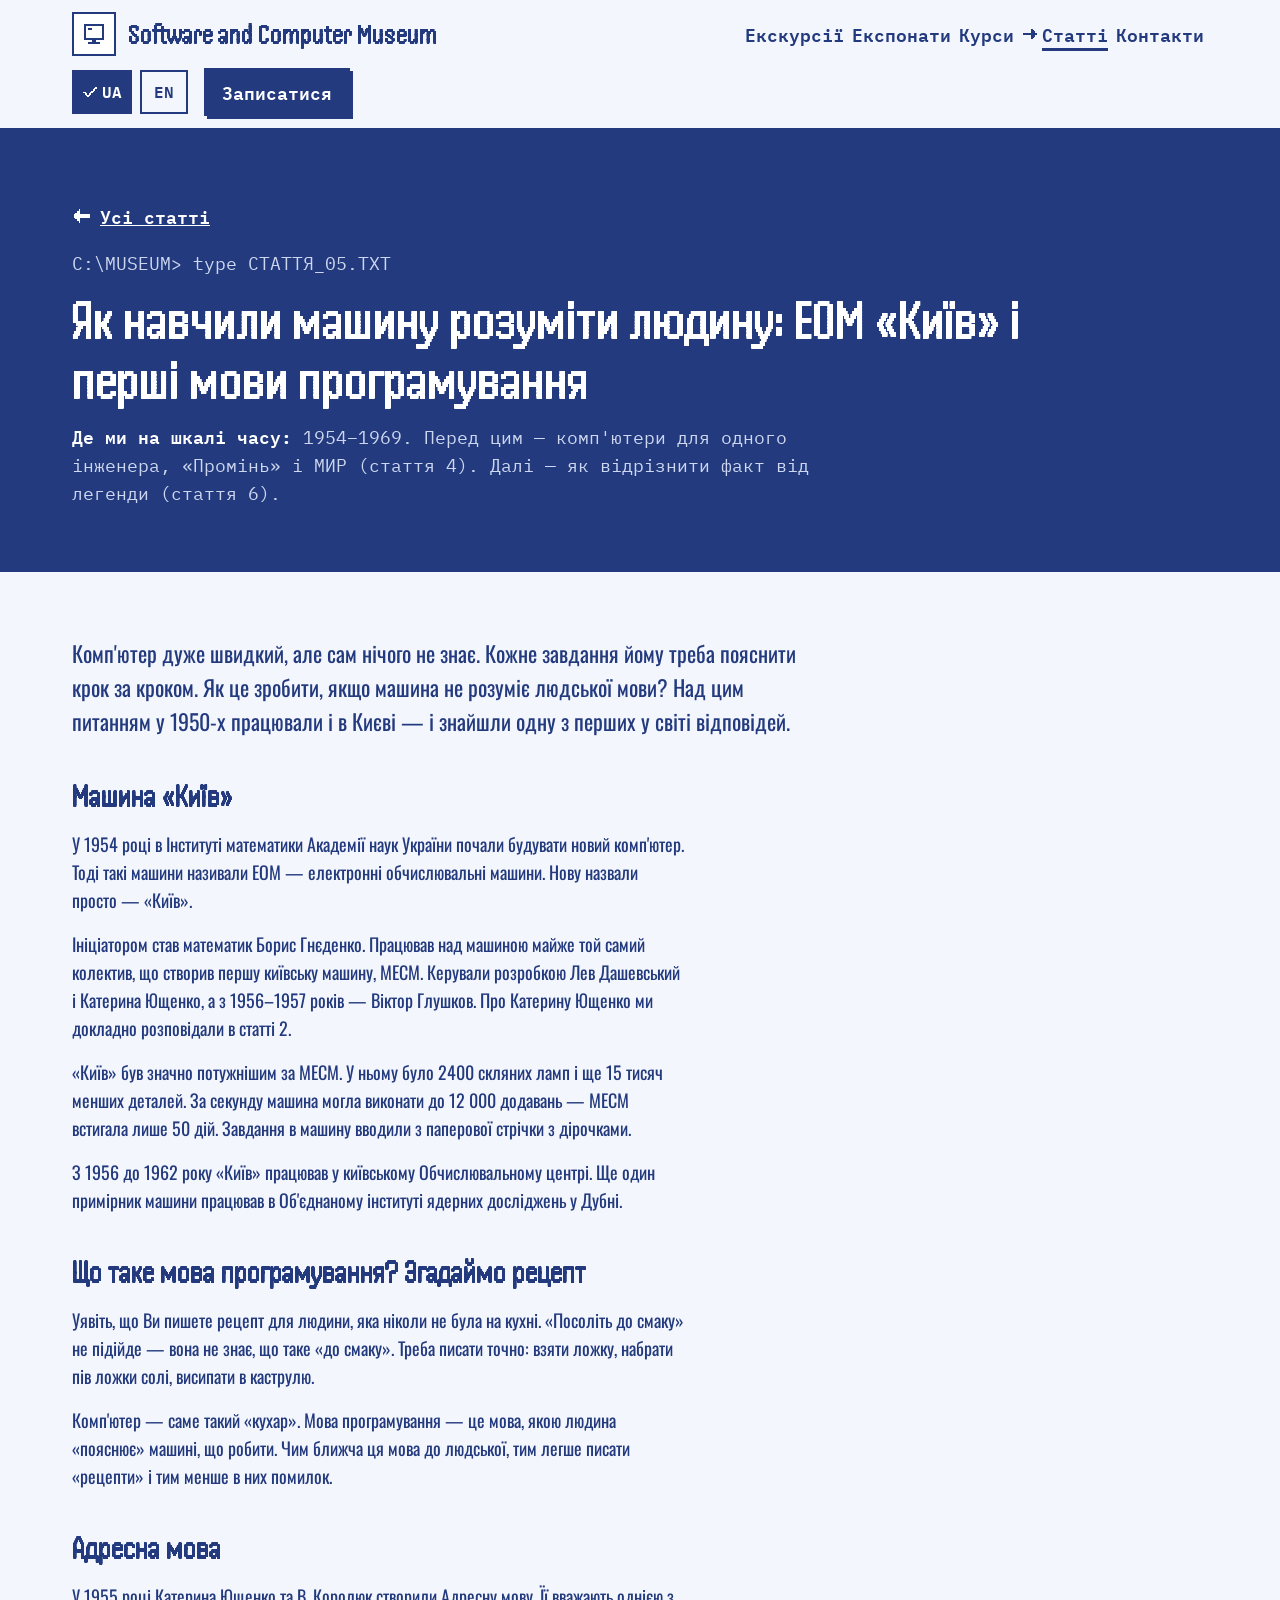
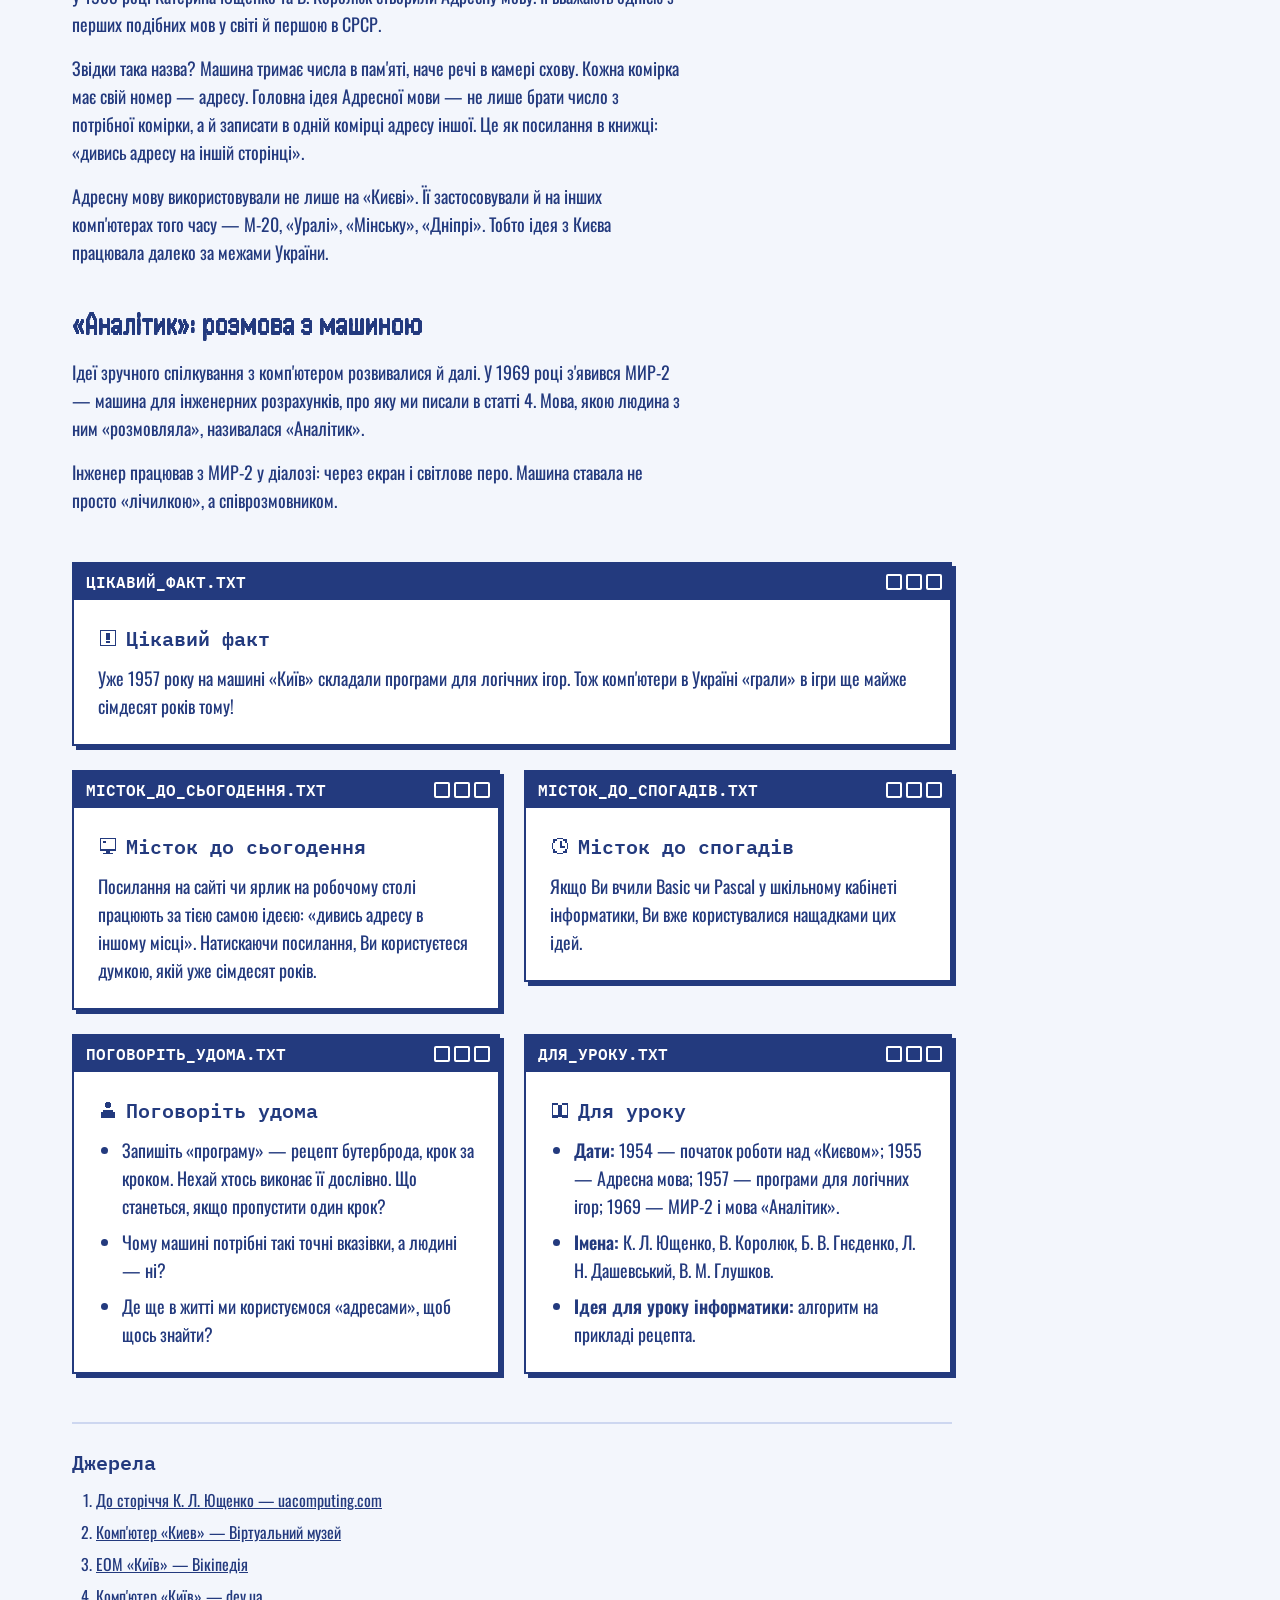
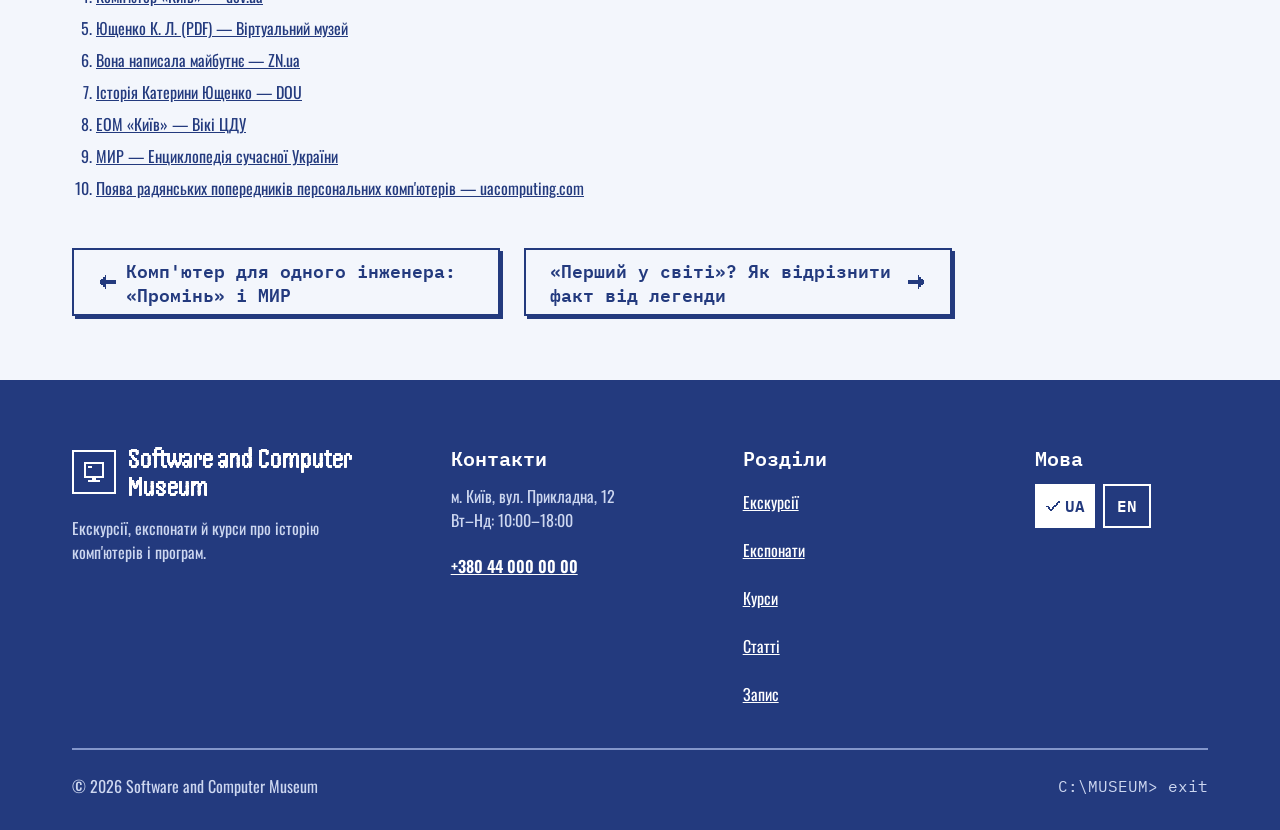
<file: articles/05-yak-navchyly-mashynu-rozumity-lyudynu.html>
<!doctype html>
<html lang="uk" data-page-lang="uk">
<head>
  <meta charset="utf-8">
  <meta name="viewport" content="width=device-width, initial-scale=1">
  <title>Як навчили машину розуміти людину: ЕОМ «Київ» і перші мови програмування — Software and Computer Museum</title>
  <meta name="description" content="Комп'ютер дуже швидкий, але сам нічого не знає. Кожне завдання йому треба пояснити крок за кроком. Як це зробити, якщо машина не розуміє людської мови? Над цим питанням у 1950-х працювали і в Києві — і знайшли одну з перших у світі відповідей.">
  <link rel="alternate" hreflang="uk" href="05-yak-navchyly-mashynu-rozumity-lyudynu.html">
  <link rel="alternate" hreflang="en" href="en/05-yak-navchyly-mashynu-rozumity-lyudynu.html">
  <link rel="stylesheet" href="../assets/css/fonts.css">
  <link rel="stylesheet" href="../assets/css/tokens.css">
  <link rel="stylesheet" href="../assets/css/site.css">
</head>
<body id="top">
<!-- Згенеровано tools/build-articles.js — не редагуйте вручну, змінюйте .md-файли в articles/ -->

<svg width="0" height="0" style="position: absolute;" aria-hidden="true" focusable="false">
  <symbol id="ic-monitor" viewBox="0 0 12 12"><path fill-rule="evenodd" shape-rendering="crispEdges" d="M1 1h10v8H1zM2 2v6h8V2zM3 3h2v1H3zM5 9h2v1H5zM3 10h6v1H3z"/></symbol>
  <symbol id="ic-floppy" viewBox="0 0 12 12"><path fill-rule="evenodd" shape-rendering="crispEdges" d="M1 1h9v1h1v9H1zM3 1h5v3H3zM6 2h1v1H6zM3 6h6v4H3z"/></symbol>
  <symbol id="ic-clock" viewBox="0 0 12 12"><path fill-rule="evenodd" shape-rendering="crispEdges" d="M4 1h4v1h2v2h1v4h-1v2H8v1H4v-1H2V8H1V4h1V2h2zM4 2h4v1h1v1h1v4H9v1H8v1H4V9H3V8H2V4h1V3h1zM6 3h1v3h2v1H6z"/></symbol>
  <symbol id="ic-person" viewBox="0 0 12 12"><path fill-rule="evenodd" shape-rendering="crispEdges" d="M5 1h2v1h1v2H7v1H5V4H4V2h1zM3 6h6v1h1v4H2V7h1z"/></symbol>
  <symbol id="ic-ticket" viewBox="0 0 12 12"><path fill-rule="evenodd" shape-rendering="crispEdges" d="M1 3h10v2h-1v2h1v2H1V7h1V5H1zM6 4h1v1H6zM6 7h1v1H6z"/></symbol>
  <symbol id="ic-calendar" viewBox="0 0 12 12"><path fill-rule="evenodd" shape-rendering="crispEdges" d="M1 2h10v9H1zM2 5h8v5H2zM3 1h1v1H3zM8 1h1v1H8zM3 6h2v2H3z"/></symbol>
  <symbol id="ic-arrow-right" viewBox="0 0 12 12"><path shape-rendering="crispEdges" d="M1 5h6V2h1v1h1v1h1v1h1v2h-1v1H9v1H8v1H7V7H1z"/></symbol>
  <symbol id="ic-arrow-down" viewBox="0 0 12 12"><path shape-rendering="crispEdges" d="M5 1V7H2v1h1v1h1v1h1v1h2v-1h1V9h1V8h1V7H7V1z"/></symbol>
  <symbol id="ic-check" viewBox="0 0 12 12"><path shape-rendering="crispEdges" d="M1 6h2v1h1v1h1V7h1V6h1V5h1V4h1V3h1V2h1v2h-1v1H9v1H8v1H7v1H6v1H5v1H4V9H3V8H2V7H1z"/></symbol>
  <symbol id="ic-alert" viewBox="0 0 12 12"><path fill-rule="evenodd" shape-rendering="crispEdges" d="M1 1h10v10H1zM2 2v8h8V2zM5 3h2v4H5zM5 8h2v1H5z"/></symbol>
  <symbol id="ic-phone" viewBox="0 0 12 12"><path fill-rule="evenodd" shape-rendering="crispEdges" d="M2 1h3v3H4v2h1v1h1v1h2V7h3v3h-1v1H7v-1H5V9H4V8H3V6H2V4H1V2h1z"/></symbol>
  <symbol id="ic-pin" viewBox="0 0 12 12"><path fill-rule="evenodd" shape-rendering="crispEdges" d="M4 1h4v1h1v1h1v4H9v1H8v1H7v2H5V9H4V8H3V7H2V3h1V2h1zM5 3h2v2H5z"/></symbol>
  <symbol id="ic-book" viewBox="0 0 12 12"><path fill-rule="evenodd" shape-rendering="crispEdges" d="M1 2h4v1h2V2h4v9H7v-1H5v1H1zM2 3h3v6H2zM7 3h3v6H7z"/></symbol>
  <symbol id="ic-menu" viewBox="0 0 12 12"><path shape-rendering="crispEdges" d="M1 2h10v2H1zM1 5h10v2H1zM1 8h10v2H1z"/></symbol>
  <symbol id="ic-close" viewBox="0 0 12 12"><path shape-rendering="crispEdges" d="M1 1h2v1h1v1h1v1h2V3h1V2h1V1h2v2h-1v1H9v1H8v2h1v1h1v1h1v2H9v-1H8V9H7V8H5v1H4v1H3v1H1V9h1V8h1V7h1V5H3V4H2V3H1z"/></symbol>
</svg>

<a class="skip" href="#main" data-i18n="k1">Перейти до основного вмісту</a>

<header class="hdr">
  <div class="wrap hdr-bar">
    <a class="logo hdr-logo" href="../index.html" data-i18n-attr="aria-label:k2" aria-label="Software and Computer Museum — на початок сторінки">
      <span class="logo-box"><svg class="ic i-l" aria-hidden="true"><use href="#ic-monitor"/></svg></span>
      <span class="disp logo-name">Software and Computer Museum</span>
    </a>
    <nav class="nav" data-i18n-attr="aria-label:k4" aria-label="Розділи сторінки">
      <a class="nl" href="../index.html#tours"><svg class="ic i-s" aria-hidden="true"><use href="#ic-arrow-right"/></svg><span data-i18n="k5">Екскурсії</span></a>
      <a class="nl" href="../index.html#exhibits"><svg class="ic i-s" aria-hidden="true"><use href="#ic-arrow-right"/></svg><span data-i18n="k6">Експонати</span></a>
      <a class="nl" href="../index.html#courses"><svg class="ic i-s" aria-hidden="true"><use href="#ic-arrow-right"/></svg><span data-i18n="k7">Курси</span></a>
      <a class="nl" href="../articles.html" aria-current="page" data-href-uk="../articles.html" data-href-en="../articles-en.html"><svg class="ic i-s" aria-hidden="true"><use href="#ic-arrow-right"/></svg><span data-i18n="k148">Статті</span></a>
      <a class="nl" href="../index.html#contacts"><svg class="ic i-s" aria-hidden="true"><use href="#ic-arrow-right"/></svg><span data-i18n="k8">Контакти</span></a>
    </nav>
    <div class="hdr-actions">
      <div class="langs" role="group" data-i18n-attr="aria-label:k9" aria-label="Мова сайту">
        <button type="button" class="lang" data-lang="uk" aria-pressed="true" data-i18n-attr="aria-label:k10" aria-label="UA — українська"><svg class="ic i-s" aria-hidden="true"><use href="#ic-check"/></svg>UA</button>
        <button type="button" class="lang" data-lang="en" lang="en" aria-pressed="false" data-i18n-attr="aria-label:k12" aria-label="EN — English"><svg class="ic i-s" aria-hidden="true"><use href="#ic-check"/></svg>EN</button>
      </div>
      <a class="btn" href="../index.html#booking" data-i18n="k14">Записатися</a>
    </div>
    <button type="button" class="btn btn-ghost burger" aria-expanded="false" aria-controls="mobile-menu">
      <span class="burger-closed" style="display: inline-flex; align-items: center; gap: var(--space-2);"><svg class="ic i-l" aria-hidden="true"><use href="#ic-menu"/></svg><span data-i18n="k15">Меню</span></span>
      <span class="burger-open" style="display: inline-flex; align-items: center; gap: var(--space-2);" hidden><svg class="ic i-l" aria-hidden="true"><use href="#ic-close"/></svg><span class="sr-only" data-i18n="k16">Закрити</span></span>
    </button>
  </div>
  <div class="wrap mmenu" id="mobile-menu" hidden>
    <nav class="mnav" data-i18n-attr="aria-label:k17" aria-label="Розділи сторінки (мобільне меню)">
      <a class="ml" href="../index.html#tours"><span data-i18n="k5">Екскурсії</span><svg class="ic i-m go" aria-hidden="true"><use href="#ic-arrow-right"/></svg><span class="here" aria-hidden="true"><svg class="ic i-s"><use href="#ic-check"/></svg><span data-i18n="k18">ви тут</span></span></a>
      <a class="ml" href="../index.html#exhibits"><span data-i18n="k6">Експонати</span><svg class="ic i-m go" aria-hidden="true"><use href="#ic-arrow-right"/></svg><span class="here" aria-hidden="true"><svg class="ic i-s"><use href="#ic-check"/></svg><span data-i18n="k18">ви тут</span></span></a>
      <a class="ml" href="../index.html#courses"><span data-i18n="k7">Курси</span><svg class="ic i-m go" aria-hidden="true"><use href="#ic-arrow-right"/></svg><span class="here" aria-hidden="true"><svg class="ic i-s"><use href="#ic-check"/></svg><span data-i18n="k18">ви тут</span></span></a>
      <a class="ml" href="../articles.html" aria-current="page" data-href-uk="../articles.html" data-href-en="../articles-en.html"><span data-i18n="k148">Статті</span><svg class="ic i-m go" aria-hidden="true"><use href="#ic-arrow-right"/></svg><span class="here" aria-hidden="true"><svg class="ic i-s"><use href="#ic-check"/></svg><span data-i18n="k18">ви тут</span></span></a>
      <a class="ml" href="../index.html#contacts"><span data-i18n="k8">Контакти</span><svg class="ic i-m go" aria-hidden="true"><use href="#ic-arrow-right"/></svg><span class="here" aria-hidden="true"><svg class="ic i-s"><use href="#ic-check"/></svg><span data-i18n="k18">ви тут</span></span></a>
    </nav>
    <div class="mmenu-actions">
      <div class="langs" role="group" data-i18n-attr="aria-label:k9" aria-label="Мова сайту">
        <button type="button" class="lang" data-lang="uk" aria-pressed="true" data-i18n-attr="aria-label:k10" aria-label="UA — українська"><svg class="ic i-s" aria-hidden="true"><use href="#ic-check"/></svg>UA</button>
        <button type="button" class="lang" data-lang="en" lang="en" aria-pressed="false" data-i18n-attr="aria-label:k12" aria-label="EN — English"><svg class="ic i-s" aria-hidden="true"><use href="#ic-check"/></svg>EN</button>
      </div>
      <a class="btn" href="../index.html#booking" data-close-menu data-i18n="k14">Записатися</a>
    </div>
  </div>
</header>

<main id="main">

<section class="art-head" data-theme="dark" aria-labelledby="art-title">
  <div class="wrap">
    <div class="sec-head">
      <a class="back" href="../articles.html"><svg class="ic i-m" aria-hidden="true"><use href="#ic-arrow-right"/></svg><span>Усі статті</span></a>
      <p class="mono prompt" aria-hidden="true">C:\MUSEUM&gt; type СТАТТЯ_05.TXT</p>
      <h1 id="art-title" class="disp h2">Як навчили машину розуміти людину: ЕОМ «Київ» і перші мови програмування</h1>
      <p class="timeline"><strong>Де ми на шкалі часу:</strong> 1954–1969. Перед цим — комп'ютери для одного інженера, «Промінь» і МИР (стаття 4). Далі — як відрізнити факт від легенди (стаття 6).</p>
    </div>
  </div>
</section>

<section class="sec">
  <div class="wrap">
    <div class="art">
      <article class="prose">
        <p>Комп'ютер дуже швидкий, але сам нічого не знає. Кожне завдання йому треба пояснити крок за кроком. Як це зробити, якщо машина не розуміє людської мови? Над цим питанням у 1950-х працювали і в Києві — і знайшли одну з перших у світі відповідей.</p>
        <h2>Машина «Київ»</h2>
        <p>У 1954 році в Інституті математики Академії наук України почали будувати новий комп'ютер. Тоді такі машини називали ЕОМ — електронні обчислювальні машини. Нову назвали просто — «Київ».</p>
        <p>Ініціатором став математик Борис Гнєденко. Працював над машиною майже той самий колектив, що створив першу київську машину, МЕСМ. Керували розробкою Лев Дашевський і Катерина Ющенко, а з 1956–1957 років — Віктор Глушков. Про Катерину Ющенко ми докладно розповідали в статті 2.</p>
        <p>«Київ» був значно потужнішим за МЕСМ. У ньому було 2400 скляних ламп і ще 15 тисяч менших деталей. За секунду машина могла виконати до 12 000 додавань — МЕСМ встигала лише 50 дій. Завдання в машину вводили з паперової стрічки з дірочками.</p>
        <p>З 1956 до 1962 року «Київ» працював у київському Обчислювальному центрі. Ще один примірник машини працював в Об'єднаному інституті ядерних досліджень у Дубні.</p>
        <h2>Що таке мова програмування? Згадаймо рецепт</h2>
        <p>Уявіть, що Ви пишете рецепт для людини, яка ніколи не була на кухні. «Посоліть до смаку» не підійде — вона не знає, що таке «до смаку». Треба писати точно: взяти ложку, набрати пів ложки солі, висипати в каструлю.</p>
        <p>Комп'ютер — саме такий «кухар». Мова програмування — це мова, якою людина «пояснює» машині, що робити. Чим ближча ця мова до людської, тим легше писати «рецепти» і тим менше в них помилок.</p>
        <h2>Адресна мова</h2>
        <p>У 1955 році Катерина Ющенко та В. Королюк створили Адресну мову. Її вважають однією з перших подібних мов у світі й першою в СРСР.</p>
        <p>Звідки така назва? Машина тримає числа в пам'яті, наче речі в камері схову. Кожна комірка має свій номер — адресу. Головна ідея Адресної мови — не лише брати число з потрібної комірки, а й записати в одній комірці адресу іншої. Це як посилання в книжці: «дивись адресу на іншій сторінці».</p>
        <p>Адресну мову використовували не лише на «Києві». Її застосовували й на інших комп'ютерах того часу — М-20, «Уралі», «Мінську», «Дніпрі». Тобто ідея з Києва працювала далеко за межами України.</p>
        <h2>«Аналітик»: розмова з машиною</h2>
        <p>Ідеї зручного спілкування з комп'ютером розвивалися й далі. У 1969 році з'явився МИР-2 — машина для інженерних розрахунків, про яку ми писали в статті 4. Мова, якою людина з ним «розмовляла», називалася «Аналітик».</p>
        <p>Інженер працював з МИР-2 у діалозі: через екран і світлове перо. Машина ставала не просто «лічилкою», а співрозмовником.</p>
      </article>

      <div class="notes">
      <aside class="win note" aria-label="Цікавий факт">
        <div class="wtitle" aria-hidden="true"><span>ЦІКАВИЙ_ФАКТ.TXT</span><span class="wctl"><span></span><span></span><span></span></span></div>
        <div class="winbody">
          <h2 class="h4"><svg class="ic i-m" aria-hidden="true"><use href="#ic-alert"/></svg>Цікавий факт</h2>
          <p>Уже 1957 року на машині «Київ» складали програми для логічних ігор. Тож комп'ютери в Україні «грали» в ігри ще майже сімдесят років тому!</p>
        </div>
      </aside>
      <aside class="win note" aria-label="Місток до сьогодення">
        <div class="wtitle" aria-hidden="true"><span>МІСТОК_ДО_СЬОГОДЕННЯ.TXT</span><span class="wctl"><span></span><span></span><span></span></span></div>
        <div class="winbody">
          <h2 class="h4"><svg class="ic i-m" aria-hidden="true"><use href="#ic-monitor"/></svg>Місток до сьогодення</h2>
          <p>Посилання на сайті чи ярлик на робочому столі працюють за тією самою ідеєю: «дивись адресу в іншому місці». Натискаючи посилання, Ви користуєтеся думкою, якій уже сімдесят років.</p>
        </div>
      </aside>
      <aside class="win note" aria-label="Місток до спогадів">
        <div class="wtitle" aria-hidden="true"><span>МІСТОК_ДО_СПОГАДІВ.TXT</span><span class="wctl"><span></span><span></span><span></span></span></div>
        <div class="winbody">
          <h2 class="h4"><svg class="ic i-m" aria-hidden="true"><use href="#ic-clock"/></svg>Місток до спогадів</h2>
          <p>Якщо Ви вчили Basic чи Pascal у шкільному кабінеті інформатики, Ви вже користувалися нащадками цих ідей.</p>
        </div>
      </aside>
      <aside class="win note" aria-label="Поговоріть удома">
        <div class="wtitle" aria-hidden="true"><span>ПОГОВОРІТЬ_УДОМА.TXT</span><span class="wctl"><span></span><span></span><span></span></span></div>
        <div class="winbody">
          <h2 class="h4"><svg class="ic i-m" aria-hidden="true"><use href="#ic-person"/></svg>Поговоріть удома</h2>
          <ul>
  <li>Запишіть «програму» — рецепт бутерброда, крок за кроком. Нехай хтось виконає її дослівно. Що станеться, якщо пропустити один крок?</li>
  <li>Чому машині потрібні такі точні вказівки, а людині — ні?</li>
  <li>Де ще в житті ми користуємося «адресами», щоб щось знайти?</li>
</ul>
        </div>
      </aside>
      <aside class="win note" aria-label="Для уроку">
        <div class="wtitle" aria-hidden="true"><span>ДЛЯ_УРОКУ.TXT</span><span class="wctl"><span></span><span></span><span></span></span></div>
        <div class="winbody">
          <h2 class="h4"><svg class="ic i-m" aria-hidden="true"><use href="#ic-book"/></svg>Для уроку</h2>
          <ul>
  <li><strong>Дати:</strong> 1954 — початок роботи над «Києвом»; 1955 — Адресна мова; 1957 — програми для логічних ігор; 1969 — МИР-2 і мова «Аналітик».</li>
  <li><strong>Імена:</strong> К. Л. Ющенко, В. Королюк, Б. В. Гнєденко, Л. Н. Дашевський, В. М. Глушков.</li>
  <li><strong>Ідея для уроку інформатики:</strong> алгоритм на прикладі рецепта.</li>
</ul>
        </div>
      </aside>
      </div>

      <section class="sources" aria-labelledby="sources-title">
        <h2 id="sources-title" class="h4">Джерела</h2>
        <ol>
  <li><a href="https://uacomputing.com/ushch100/">До сторіччя К. Л. Ющенко — uacomputing.com</a></li>
  <li><a href="https://www.icfcst.kiev.ua/MUSEUM/GL_HALL2/COMPUTERS/Kiev_u.html">Комп'ютер «Киев» — Віртуальний музей</a></li>
  <li><a href="https://uk.wikipedia.org/wiki/%D0%95%D0%9E%D0%9C_%C2%AB%D0%9A%D0%B8%D1%97%D0%B2%C2%BB">ЕОМ «Київ» — Вікіпедія</a></li>
  <li><a href="https://dev.ua/news/kompiuter-kyiv">Комп'ютер «Київ» — dev.ua</a></li>
  <li><a href="https://www.icfcst.kiev.ua/MUSEUM/TXT/YushchenkoKL.pdf">Ющенко К. Л. (PDF) — Віртуальний музей</a></li>
  <li><a href="https://zn.ua/ukr/personalities/vona-napisala-maybutnye-333576_.html">Вона написала майбутнє — ZN.ua</a></li>
  <li><a href="https://dou.ua/lenta/interviews/about-kateryna-yushchenko/">Історія Катерини Ющенко — DOU</a></li>
  <li><a href="https://wiki.cusu.edu.ua/index.php/%D0%95%D0%BB%D0%B5%D0%BA%D1%82%D1%80%D0%BE%D0%BD%D0%BD%D0%B0_%D0%BE%D0%B1%D1%87%D0%B8%D1%81%D0%BB%D1%8E%D0%B2%D0%B0%D0%BB%D1%8C%D0%BD%D0%B0_%D0%BC%D0%B0%D1%88%D0%B8%D0%BD%D0%B0_%C2%AB%D0%9A%D0%B8%D1%97%D0%B2%C2%BB">ЕОМ «Київ» — Вікі ЦДУ</a></li>
  <li><a href="https://esu.com.ua/article-67803">МИР — Енциклопедія сучасної України</a></li>
  <li><a href="https://uacomputing.com/stories/emerging-of-soviet-predecessors-of-personal-computers/">Поява радянських попередників персональних комп'ютерів — uacomputing.com</a></li>
</ol>
      </section>

      <nav class="pager" aria-label="Інші статті">
        <a class="btn btn-ghost prev" href="04-kompyuter-dlya-odnoho-inzhenera.html"><svg class="ic i-m" aria-hidden="true"><use href="#ic-arrow-right"/></svg><span>Комп'ютер для одного інженера: «Промінь» і МИР</span></a>
        <a class="btn btn-ghost next" href="06-pershyi-u-sviti-fakt-chy-lehenda.html"><span>«Перший у світі»? Як відрізнити факт від легенди</span><svg class="ic i-m" aria-hidden="true"><use href="#ic-arrow-right"/></svg></a>
      </nav>
    </div>
  </div>
</section>

</main>

<footer class="ftr" data-theme="dark">
  <div class="wrap ftr-inner">
    <div class="ftr-grid">
      <div class="ftr-col ftr-about">
        <a class="logo" href="../index.html" data-i18n-attr="aria-label:k2" aria-label="Software and Computer Museum — на початок сторінки">
          <span class="logo-box"><svg class="ic i-l" aria-hidden="true"><use href="#ic-monitor"/></svg></span>
          <span class="disp logo-name">Software and Computer Museum</span>
        </a>
        <p class="caption muted" data-i18n="k139">Екскурсії, експонати й курси про історію комп'ютерів і програм.</p>
      </div>
      <div class="ftr-col">
        <p class="h4" data-i18n="k8">Контакти</p>
        <p class="caption muted"><span data-i18n="k131">м. Київ, вул. Прикладна, 12</span><br><span data-i18n="k133">Вт–Нд: 10:00–18:00</span></p>
        <a class="ftr-link" href="tel:+380440000000" style="font-weight: 600;" data-i18n-attr="aria-label:k122" aria-label="Зателефонувати в музей: +380 44 000 00 00">+380 44 000 00 00</a>
      </div>
      <nav class="ftr-col ftr-nav" data-i18n-attr="aria-label:k140" aria-label="Розділи сторінки (підвал)">
        <p class="h4" data-i18n="k141">Розділи</p>
        <a class="ftr-link" href="../index.html#tours" data-i18n="k5">Екскурсії</a>
        <a class="ftr-link" href="../index.html#exhibits" data-i18n="k6">Експонати</a>
        <a class="ftr-link" href="../index.html#courses" data-i18n="k7">Курси</a>
        <a class="ftr-link" href="../articles.html" data-href-uk="../articles.html" data-href-en="../articles-en.html" data-i18n="k148">Статті</a>
        <a class="ftr-link" href="../index.html#booking" data-i18n="k142">Запис</a>
      </nav>
      <div class="ftr-col">
        <p class="h4" data-i18n="k143">Мова</p>
        <div class="langs" role="group" data-i18n-attr="aria-label:k9" aria-label="Мова сайту">
          <button type="button" class="lang" data-lang="uk" aria-pressed="true" data-i18n-attr="aria-label:k10" aria-label="UA — українська"><svg class="ic i-s" aria-hidden="true"><use href="#ic-check"/></svg>UA</button>
          <button type="button" class="lang" data-lang="en" lang="en" aria-pressed="false" data-i18n-attr="aria-label:k12" aria-label="EN — English"><svg class="ic i-s" aria-hidden="true"><use href="#ic-check"/></svg>EN</button>
        </div>
      </div>
    </div>
    <div class="ftr-bottom">
      <p class="caption muted" data-i18n="k144">© 2026 Software and Computer Museum</p>
      <p class="mono muted" style="margin: 0;" aria-hidden="true" data-i18n="k145">C:\MUSEUM&gt; exit</p>
    </div>
  </div>
</footer>

<script src="../assets/js/content.uk.js"></script>
<script src="../assets/js/content.en.js"></script>
<script src="../assets/js/app.js"></script>
</body>
</html>
</file>
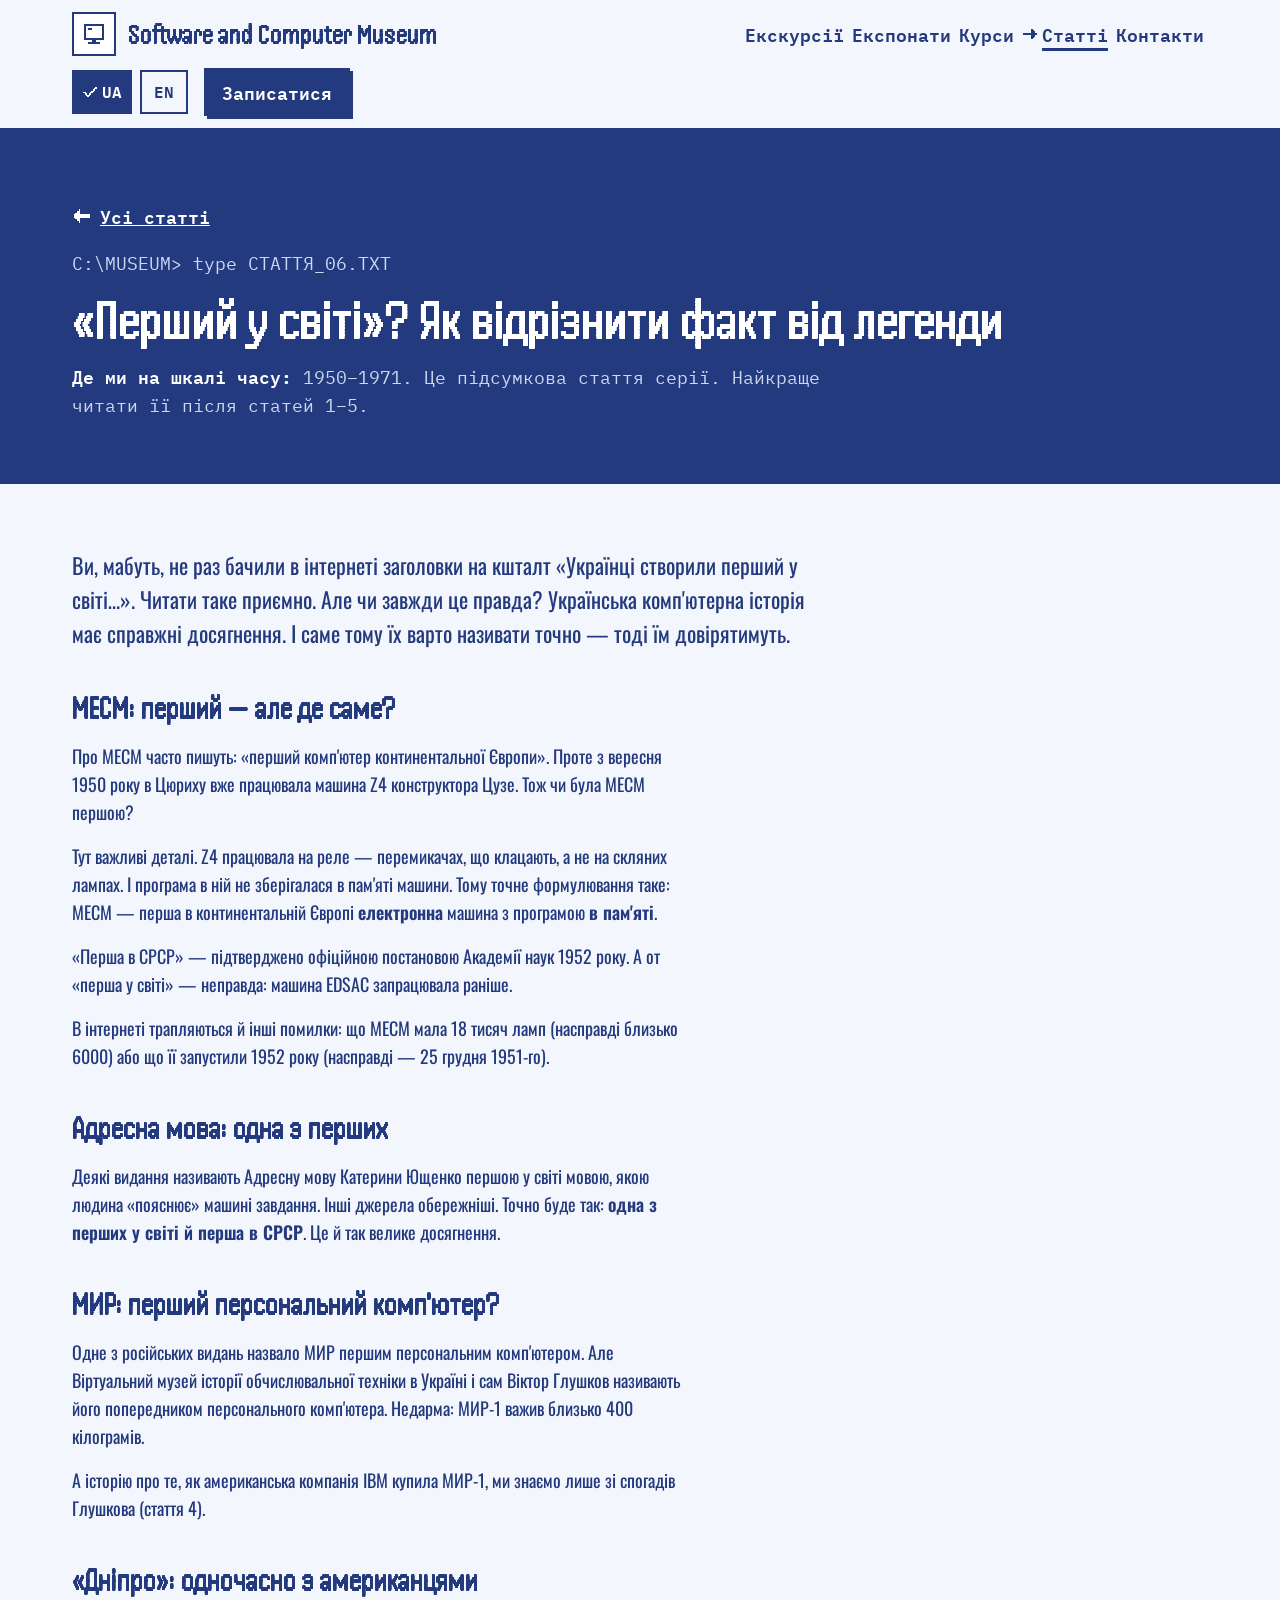
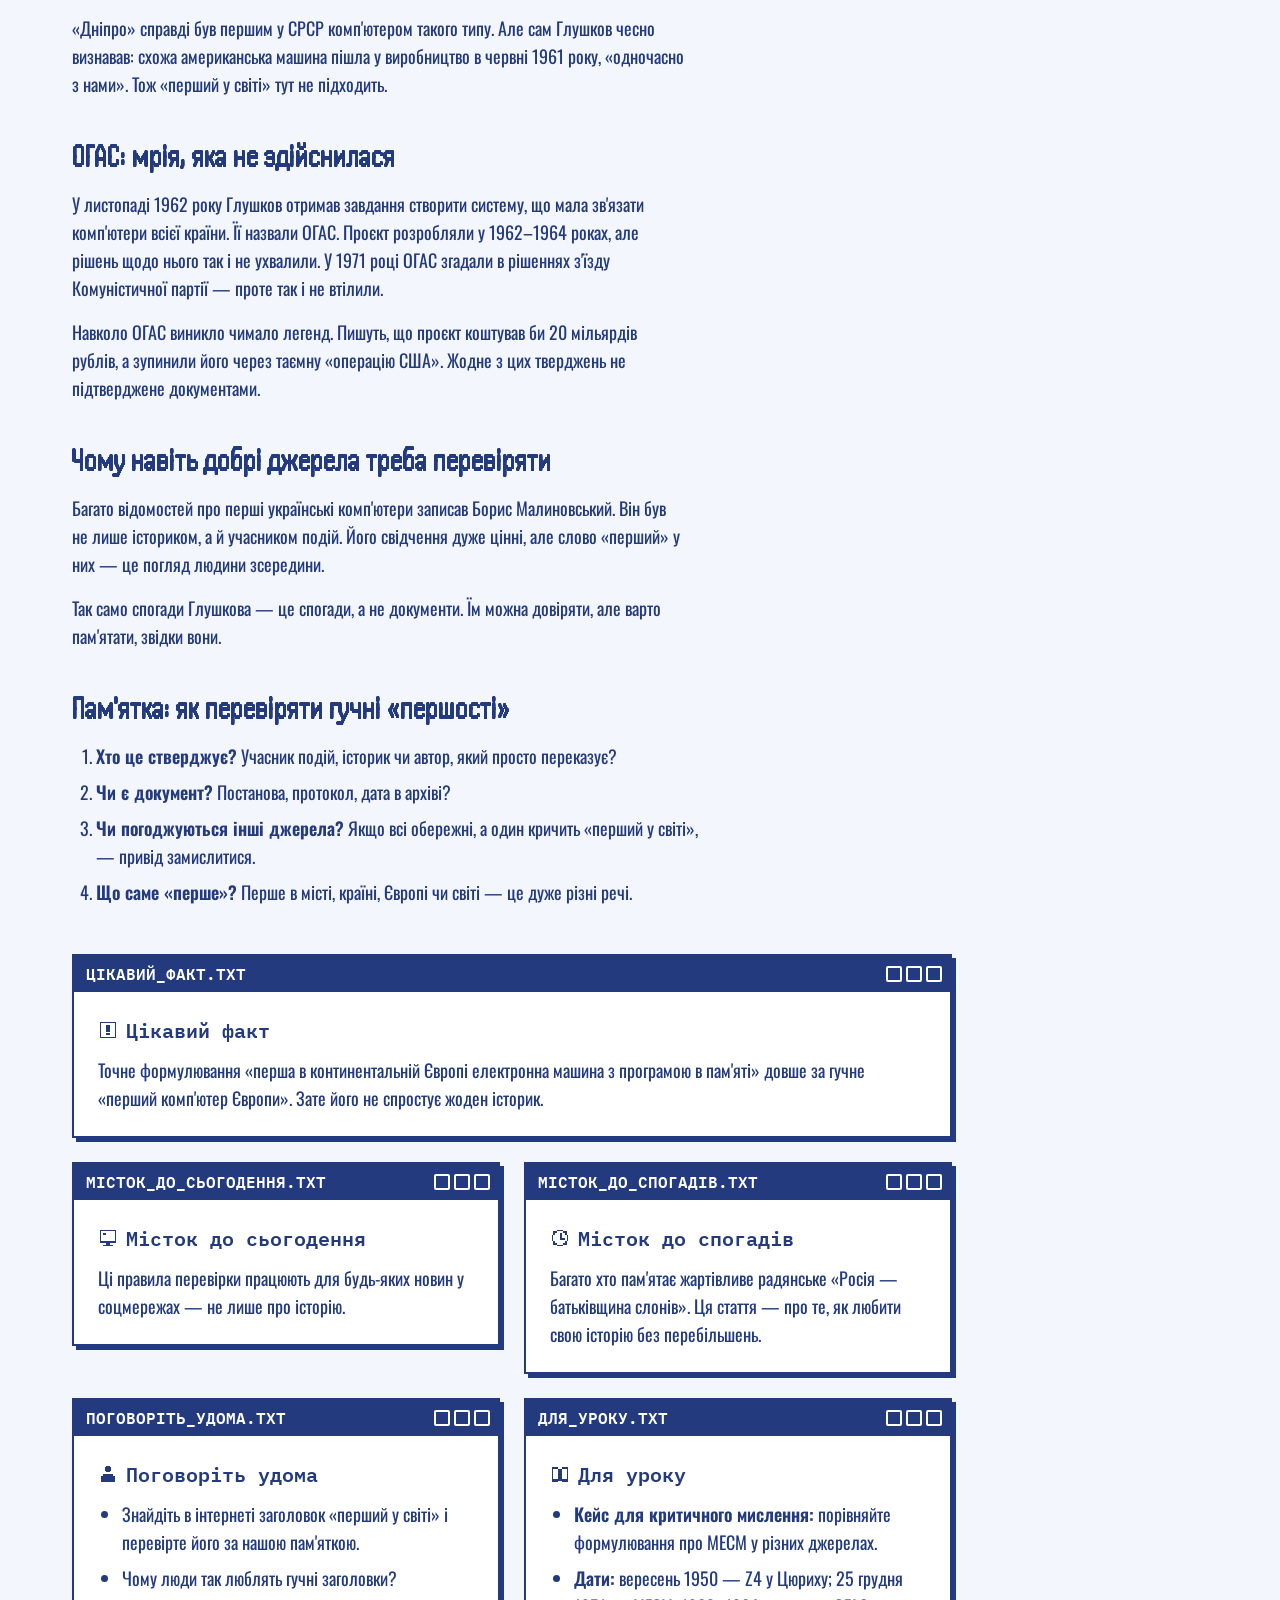
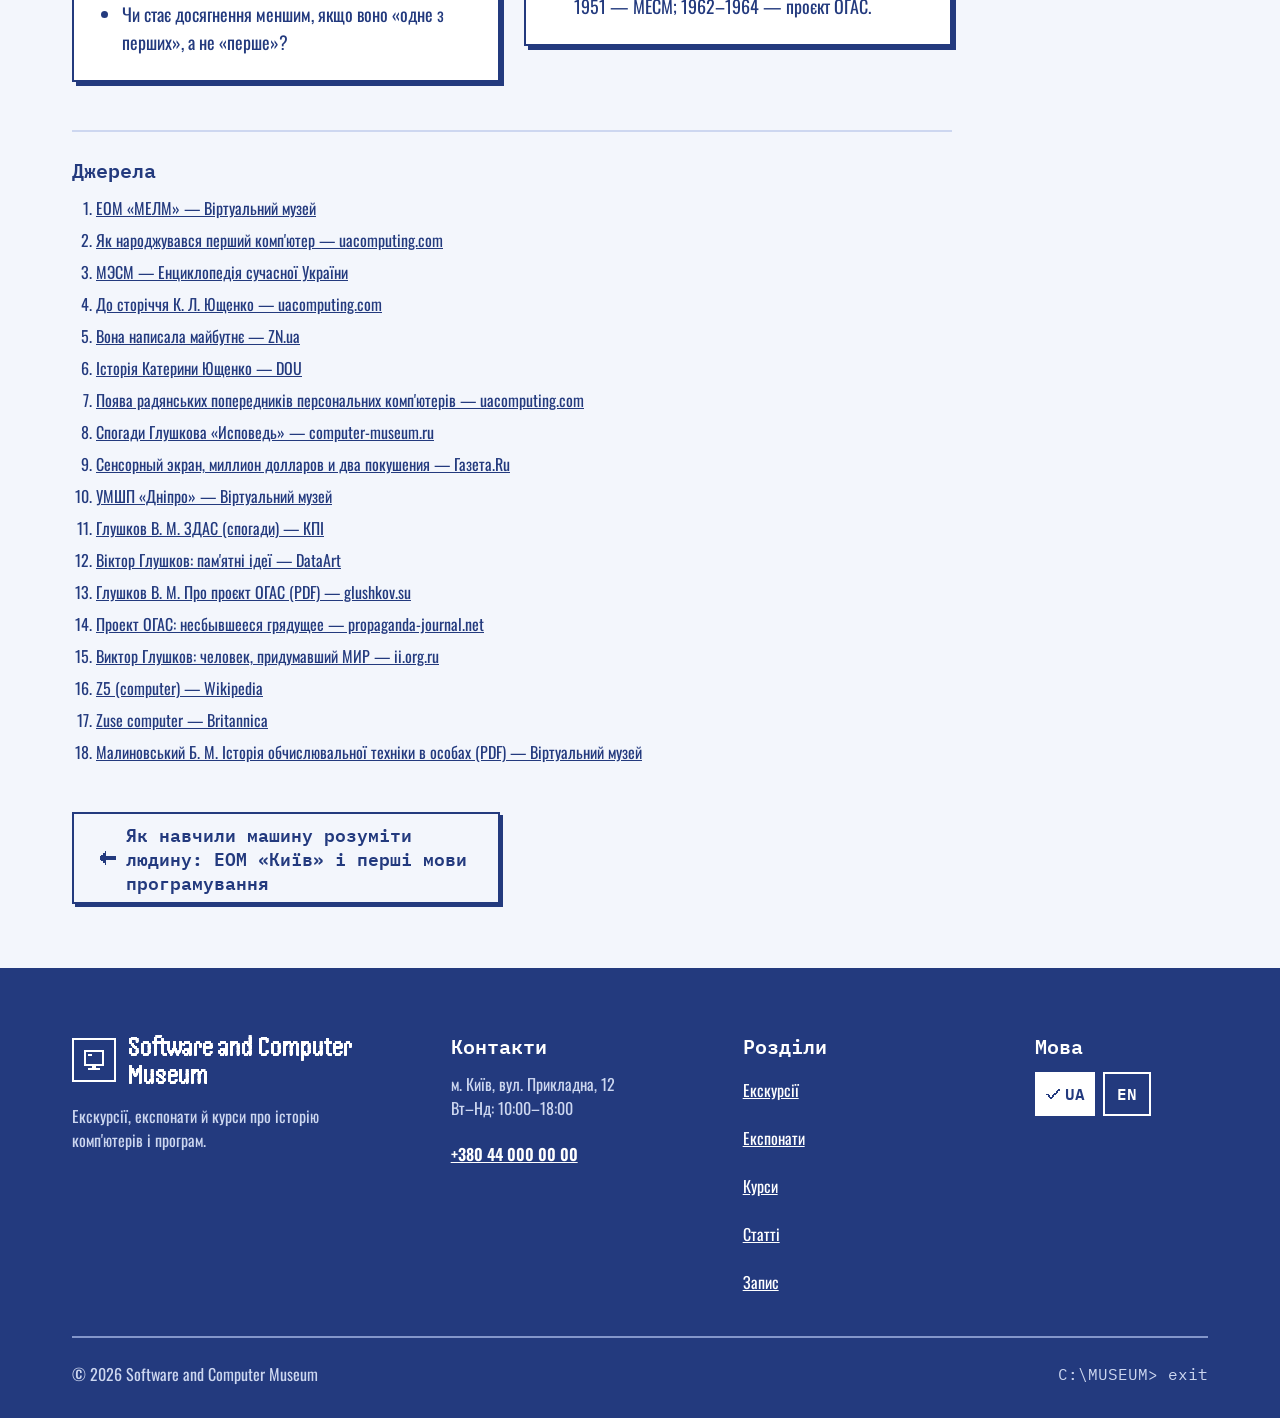
<file: articles/06-pershyi-u-sviti-fakt-chy-lehenda.html>
<!doctype html>
<html lang="uk" data-page-lang="uk">
<head>
  <meta charset="utf-8">
  <meta name="viewport" content="width=device-width, initial-scale=1">
  <title>«Перший у світі»? Як відрізнити факт від легенди — Software and Computer Museum</title>
  <meta name="description" content="Ви, мабуть, не раз бачили в інтернеті заголовки на кшталт «Українці створили перший у світі…». Читати таке приємно. Але чи завжди це правда? Українська комп'ютерна історія має справжні досягнення. І саме тому їх варто називати точно — тоді їм довірятимуть.">
  <link rel="alternate" hreflang="uk" href="06-pershyi-u-sviti-fakt-chy-lehenda.html">
  <link rel="alternate" hreflang="en" href="en/06-pershyi-u-sviti-fakt-chy-lehenda.html">
  <link rel="stylesheet" href="../assets/css/fonts.css">
  <link rel="stylesheet" href="../assets/css/tokens.css">
  <link rel="stylesheet" href="../assets/css/site.css">
</head>
<body id="top">
<!-- Згенеровано tools/build-articles.js — не редагуйте вручну, змінюйте .md-файли в articles/ -->

<svg width="0" height="0" style="position: absolute;" aria-hidden="true" focusable="false">
  <symbol id="ic-monitor" viewBox="0 0 12 12"><path fill-rule="evenodd" shape-rendering="crispEdges" d="M1 1h10v8H1zM2 2v6h8V2zM3 3h2v1H3zM5 9h2v1H5zM3 10h6v1H3z"/></symbol>
  <symbol id="ic-floppy" viewBox="0 0 12 12"><path fill-rule="evenodd" shape-rendering="crispEdges" d="M1 1h9v1h1v9H1zM3 1h5v3H3zM6 2h1v1H6zM3 6h6v4H3z"/></symbol>
  <symbol id="ic-clock" viewBox="0 0 12 12"><path fill-rule="evenodd" shape-rendering="crispEdges" d="M4 1h4v1h2v2h1v4h-1v2H8v1H4v-1H2V8H1V4h1V2h2zM4 2h4v1h1v1h1v4H9v1H8v1H4V9H3V8H2V4h1V3h1zM6 3h1v3h2v1H6z"/></symbol>
  <symbol id="ic-person" viewBox="0 0 12 12"><path fill-rule="evenodd" shape-rendering="crispEdges" d="M5 1h2v1h1v2H7v1H5V4H4V2h1zM3 6h6v1h1v4H2V7h1z"/></symbol>
  <symbol id="ic-ticket" viewBox="0 0 12 12"><path fill-rule="evenodd" shape-rendering="crispEdges" d="M1 3h10v2h-1v2h1v2H1V7h1V5H1zM6 4h1v1H6zM6 7h1v1H6z"/></symbol>
  <symbol id="ic-calendar" viewBox="0 0 12 12"><path fill-rule="evenodd" shape-rendering="crispEdges" d="M1 2h10v9H1zM2 5h8v5H2zM3 1h1v1H3zM8 1h1v1H8zM3 6h2v2H3z"/></symbol>
  <symbol id="ic-arrow-right" viewBox="0 0 12 12"><path shape-rendering="crispEdges" d="M1 5h6V2h1v1h1v1h1v1h1v2h-1v1H9v1H8v1H7V7H1z"/></symbol>
  <symbol id="ic-arrow-down" viewBox="0 0 12 12"><path shape-rendering="crispEdges" d="M5 1V7H2v1h1v1h1v1h1v1h2v-1h1V9h1V8h1V7H7V1z"/></symbol>
  <symbol id="ic-check" viewBox="0 0 12 12"><path shape-rendering="crispEdges" d="M1 6h2v1h1v1h1V7h1V6h1V5h1V4h1V3h1V2h1v2h-1v1H9v1H8v1H7v1H6v1H5v1H4V9H3V8H2V7H1z"/></symbol>
  <symbol id="ic-alert" viewBox="0 0 12 12"><path fill-rule="evenodd" shape-rendering="crispEdges" d="M1 1h10v10H1zM2 2v8h8V2zM5 3h2v4H5zM5 8h2v1H5z"/></symbol>
  <symbol id="ic-phone" viewBox="0 0 12 12"><path fill-rule="evenodd" shape-rendering="crispEdges" d="M2 1h3v3H4v2h1v1h1v1h2V7h3v3h-1v1H7v-1H5V9H4V8H3V6H2V4H1V2h1z"/></symbol>
  <symbol id="ic-pin" viewBox="0 0 12 12"><path fill-rule="evenodd" shape-rendering="crispEdges" d="M4 1h4v1h1v1h1v4H9v1H8v1H7v2H5V9H4V8H3V7H2V3h1V2h1zM5 3h2v2H5z"/></symbol>
  <symbol id="ic-book" viewBox="0 0 12 12"><path fill-rule="evenodd" shape-rendering="crispEdges" d="M1 2h4v1h2V2h4v9H7v-1H5v1H1zM2 3h3v6H2zM7 3h3v6H7z"/></symbol>
  <symbol id="ic-menu" viewBox="0 0 12 12"><path shape-rendering="crispEdges" d="M1 2h10v2H1zM1 5h10v2H1zM1 8h10v2H1z"/></symbol>
  <symbol id="ic-close" viewBox="0 0 12 12"><path shape-rendering="crispEdges" d="M1 1h2v1h1v1h1v1h2V3h1V2h1V1h2v2h-1v1H9v1H8v2h1v1h1v1h1v2H9v-1H8V9H7V8H5v1H4v1H3v1H1V9h1V8h1V7h1V5H3V4H2V3H1z"/></symbol>
</svg>

<a class="skip" href="#main" data-i18n="k1">Перейти до основного вмісту</a>

<header class="hdr">
  <div class="wrap hdr-bar">
    <a class="logo hdr-logo" href="../index.html" data-i18n-attr="aria-label:k2" aria-label="Software and Computer Museum — на початок сторінки">
      <span class="logo-box"><svg class="ic i-l" aria-hidden="true"><use href="#ic-monitor"/></svg></span>
      <span class="disp logo-name">Software and Computer Museum</span>
    </a>
    <nav class="nav" data-i18n-attr="aria-label:k4" aria-label="Розділи сторінки">
      <a class="nl" href="../index.html#tours"><svg class="ic i-s" aria-hidden="true"><use href="#ic-arrow-right"/></svg><span data-i18n="k5">Екскурсії</span></a>
      <a class="nl" href="../index.html#exhibits"><svg class="ic i-s" aria-hidden="true"><use href="#ic-arrow-right"/></svg><span data-i18n="k6">Експонати</span></a>
      <a class="nl" href="../index.html#courses"><svg class="ic i-s" aria-hidden="true"><use href="#ic-arrow-right"/></svg><span data-i18n="k7">Курси</span></a>
      <a class="nl" href="../articles.html" aria-current="page" data-href-uk="../articles.html" data-href-en="../articles-en.html"><svg class="ic i-s" aria-hidden="true"><use href="#ic-arrow-right"/></svg><span data-i18n="k148">Статті</span></a>
      <a class="nl" href="../index.html#contacts"><svg class="ic i-s" aria-hidden="true"><use href="#ic-arrow-right"/></svg><span data-i18n="k8">Контакти</span></a>
    </nav>
    <div class="hdr-actions">
      <div class="langs" role="group" data-i18n-attr="aria-label:k9" aria-label="Мова сайту">
        <button type="button" class="lang" data-lang="uk" aria-pressed="true" data-i18n-attr="aria-label:k10" aria-label="UA — українська"><svg class="ic i-s" aria-hidden="true"><use href="#ic-check"/></svg>UA</button>
        <button type="button" class="lang" data-lang="en" lang="en" aria-pressed="false" data-i18n-attr="aria-label:k12" aria-label="EN — English"><svg class="ic i-s" aria-hidden="true"><use href="#ic-check"/></svg>EN</button>
      </div>
      <a class="btn" href="../index.html#booking" data-i18n="k14">Записатися</a>
    </div>
    <button type="button" class="btn btn-ghost burger" aria-expanded="false" aria-controls="mobile-menu">
      <span class="burger-closed" style="display: inline-flex; align-items: center; gap: var(--space-2);"><svg class="ic i-l" aria-hidden="true"><use href="#ic-menu"/></svg><span data-i18n="k15">Меню</span></span>
      <span class="burger-open" style="display: inline-flex; align-items: center; gap: var(--space-2);" hidden><svg class="ic i-l" aria-hidden="true"><use href="#ic-close"/></svg><span class="sr-only" data-i18n="k16">Закрити</span></span>
    </button>
  </div>
  <div class="wrap mmenu" id="mobile-menu" hidden>
    <nav class="mnav" data-i18n-attr="aria-label:k17" aria-label="Розділи сторінки (мобільне меню)">
      <a class="ml" href="../index.html#tours"><span data-i18n="k5">Екскурсії</span><svg class="ic i-m go" aria-hidden="true"><use href="#ic-arrow-right"/></svg><span class="here" aria-hidden="true"><svg class="ic i-s"><use href="#ic-check"/></svg><span data-i18n="k18">ви тут</span></span></a>
      <a class="ml" href="../index.html#exhibits"><span data-i18n="k6">Експонати</span><svg class="ic i-m go" aria-hidden="true"><use href="#ic-arrow-right"/></svg><span class="here" aria-hidden="true"><svg class="ic i-s"><use href="#ic-check"/></svg><span data-i18n="k18">ви тут</span></span></a>
      <a class="ml" href="../index.html#courses"><span data-i18n="k7">Курси</span><svg class="ic i-m go" aria-hidden="true"><use href="#ic-arrow-right"/></svg><span class="here" aria-hidden="true"><svg class="ic i-s"><use href="#ic-check"/></svg><span data-i18n="k18">ви тут</span></span></a>
      <a class="ml" href="../articles.html" aria-current="page" data-href-uk="../articles.html" data-href-en="../articles-en.html"><span data-i18n="k148">Статті</span><svg class="ic i-m go" aria-hidden="true"><use href="#ic-arrow-right"/></svg><span class="here" aria-hidden="true"><svg class="ic i-s"><use href="#ic-check"/></svg><span data-i18n="k18">ви тут</span></span></a>
      <a class="ml" href="../index.html#contacts"><span data-i18n="k8">Контакти</span><svg class="ic i-m go" aria-hidden="true"><use href="#ic-arrow-right"/></svg><span class="here" aria-hidden="true"><svg class="ic i-s"><use href="#ic-check"/></svg><span data-i18n="k18">ви тут</span></span></a>
    </nav>
    <div class="mmenu-actions">
      <div class="langs" role="group" data-i18n-attr="aria-label:k9" aria-label="Мова сайту">
        <button type="button" class="lang" data-lang="uk" aria-pressed="true" data-i18n-attr="aria-label:k10" aria-label="UA — українська"><svg class="ic i-s" aria-hidden="true"><use href="#ic-check"/></svg>UA</button>
        <button type="button" class="lang" data-lang="en" lang="en" aria-pressed="false" data-i18n-attr="aria-label:k12" aria-label="EN — English"><svg class="ic i-s" aria-hidden="true"><use href="#ic-check"/></svg>EN</button>
      </div>
      <a class="btn" href="../index.html#booking" data-close-menu data-i18n="k14">Записатися</a>
    </div>
  </div>
</header>

<main id="main">

<section class="art-head" data-theme="dark" aria-labelledby="art-title">
  <div class="wrap">
    <div class="sec-head">
      <a class="back" href="../articles.html"><svg class="ic i-m" aria-hidden="true"><use href="#ic-arrow-right"/></svg><span>Усі статті</span></a>
      <p class="mono prompt" aria-hidden="true">C:\MUSEUM&gt; type СТАТТЯ_06.TXT</p>
      <h1 id="art-title" class="disp h2">«Перший у світі»? Як відрізнити факт від легенди</h1>
      <p class="timeline"><strong>Де ми на шкалі часу:</strong> 1950–1971. Це підсумкова стаття серії. Найкраще читати її після статей 1–5.</p>
    </div>
  </div>
</section>

<section class="sec">
  <div class="wrap">
    <div class="art">
      <article class="prose">
        <p>Ви, мабуть, не раз бачили в інтернеті заголовки на кшталт «Українці створили перший у світі…». Читати таке приємно. Але чи завжди це правда? Українська комп'ютерна історія має справжні досягнення. І саме тому їх варто називати точно — тоді їм довірятимуть.</p>
        <h2>МЕСМ: перший — але де саме?</h2>
        <p>Про МЕСМ часто пишуть: «перший комп'ютер континентальної Європи». Проте з вересня 1950 року в Цюриху вже працювала машина Z4 конструктора Цузе. Тож чи була МЕСМ першою?</p>
        <p>Тут важливі деталі. Z4 працювала на реле — перемикачах, що клацають, а не на скляних лампах. І програма в ній не зберігалася в пам'яті машини. Тому точне формулювання таке: МЕСМ — перша в континентальній Європі <strong>електронна</strong> машина з програмою <strong>в пам'яті</strong>.</p>
        <p>«Перша в СРСР» — підтверджено офіційною постановою Академії наук 1952 року. А от «перша у світі» — неправда: машина EDSAC запрацювала раніше.</p>
        <p>В інтернеті трапляються й інші помилки: що МЕСМ мала 18 тисяч ламп (насправді близько 6000) або що її запустили 1952 року (насправді — 25 грудня 1951-го).</p>
        <h2>Адресна мова: одна з перших</h2>
        <p>Деякі видання називають Адресну мову Катерини Ющенко першою у світі мовою, якою людина «пояснює» машині завдання. Інші джерела обережніші. Точно буде так: <strong>одна з перших у світі й перша в СРСР</strong>. Це й так велике досягнення.</p>
        <h2>МИР: перший персональний комп'ютер?</h2>
        <p>Одне з російських видань назвало МИР першим персональним комп'ютером. Але Віртуальний музей історії обчислювальної техніки в Україні і сам Віктор Глушков називають його попередником персонального комп'ютера. Недарма: МИР-1 важив близько 400 кілограмів.</p>
        <p>А історію про те, як американська компанія IBM купила МИР-1, ми знаємо лише зі спогадів Глушкова (стаття 4).</p>
        <h2>«Дніпро»: одночасно з американцями</h2>
        <p>«Дніпро» справді був першим у СРСР комп'ютером такого типу. Але сам Глушков чесно визнавав: схожа американська машина пішла у виробництво в червні 1961 року, «одночасно з нами». Тож «перший у світі» тут не підходить.</p>
        <h2>ОГАС: мрія, яка не здійснилася</h2>
        <p>У листопаді 1962 року Глушков отримав завдання створити систему, що мала зв'язати комп'ютери всієї країни. Її назвали ОГАС. Проєкт розробляли у 1962–1964 роках, але рішень щодо нього так і не ухвалили. У 1971 році ОГАС згадали в рішеннях з'їзду Комуністичної партії — проте так і не втілили.</p>
        <p>Навколо ОГАС виникло чимало легенд. Пишуть, що проєкт коштував би 20 мільярдів рублів, а зупинили його через таємну «операцію США». Жодне з цих тверджень не підтверджене документами.</p>
        <h2>Чому навіть добрі джерела треба перевіряти</h2>
        <p>Багато відомостей про перші українські комп'ютери записав Борис Малиновський. Він був не лише істориком, а й учасником подій. Його свідчення дуже цінні, але слово «перший» у них — це погляд людини зсередини.</p>
        <p>Так само спогади Глушкова — це спогади, а не документи. Їм можна довіряти, але варто пам'ятати, звідки вони.</p>
        <h2>Пам'ятка: як перевіряти гучні «першості»</h2>
        <ol>
  <li><strong>Хто це стверджує?</strong> Учасник подій, історик чи автор, який просто переказує?</li>
  <li><strong>Чи є документ?</strong> Постанова, протокол, дата в архіві?</li>
  <li><strong>Чи погоджуються інші джерела?</strong> Якщо всі обережні, а один кричить «перший у світі», — привід замислитися.</li>
  <li><strong>Що саме «перше»?</strong> Перше в місті, країні, Європі чи світі — це дуже різні речі.</li>
</ol>
      </article>

      <div class="notes">
      <aside class="win note" aria-label="Цікавий факт">
        <div class="wtitle" aria-hidden="true"><span>ЦІКАВИЙ_ФАКТ.TXT</span><span class="wctl"><span></span><span></span><span></span></span></div>
        <div class="winbody">
          <h2 class="h4"><svg class="ic i-m" aria-hidden="true"><use href="#ic-alert"/></svg>Цікавий факт</h2>
          <p>Точне формулювання «перша в континентальній Європі електронна машина з програмою в пам'яті» довше за гучне «перший комп'ютер Європи». Зате його не спростує жоден історик.</p>
        </div>
      </aside>
      <aside class="win note" aria-label="Місток до сьогодення">
        <div class="wtitle" aria-hidden="true"><span>МІСТОК_ДО_СЬОГОДЕННЯ.TXT</span><span class="wctl"><span></span><span></span><span></span></span></div>
        <div class="winbody">
          <h2 class="h4"><svg class="ic i-m" aria-hidden="true"><use href="#ic-monitor"/></svg>Місток до сьогодення</h2>
          <p>Ці правила перевірки працюють для будь-яких новин у соцмережах — не лише про історію.</p>
        </div>
      </aside>
      <aside class="win note" aria-label="Місток до спогадів">
        <div class="wtitle" aria-hidden="true"><span>МІСТОК_ДО_СПОГАДІВ.TXT</span><span class="wctl"><span></span><span></span><span></span></span></div>
        <div class="winbody">
          <h2 class="h4"><svg class="ic i-m" aria-hidden="true"><use href="#ic-clock"/></svg>Місток до спогадів</h2>
          <p>Багато хто пам'ятає жартівливе радянське «Росія — батьківщина слонів». Ця стаття — про те, як любити свою історію без перебільшень.</p>
        </div>
      </aside>
      <aside class="win note" aria-label="Поговоріть удома">
        <div class="wtitle" aria-hidden="true"><span>ПОГОВОРІТЬ_УДОМА.TXT</span><span class="wctl"><span></span><span></span><span></span></span></div>
        <div class="winbody">
          <h2 class="h4"><svg class="ic i-m" aria-hidden="true"><use href="#ic-person"/></svg>Поговоріть удома</h2>
          <ul>
  <li>Знайдіть в інтернеті заголовок «перший у світі» і перевірте його за нашою пам'яткою.</li>
  <li>Чому люди так люблять гучні заголовки?</li>
  <li>Чи стає досягнення меншим, якщо воно «одне з перших», а не «перше»?</li>
</ul>
        </div>
      </aside>
      <aside class="win note" aria-label="Для уроку">
        <div class="wtitle" aria-hidden="true"><span>ДЛЯ_УРОКУ.TXT</span><span class="wctl"><span></span><span></span><span></span></span></div>
        <div class="winbody">
          <h2 class="h4"><svg class="ic i-m" aria-hidden="true"><use href="#ic-book"/></svg>Для уроку</h2>
          <ul>
  <li><strong>Кейс для критичного мислення:</strong> порівняйте формулювання про МЕСМ у різних джерелах.</li>
  <li><strong>Дати:</strong> вересень 1950 — Z4 у Цюриху; 25 грудня 1951 — МЕСМ; 1962–1964 — проєкт ОГАС.</li>
</ul>
        </div>
      </aside>
      </div>

      <section class="sources" aria-labelledby="sources-title">
        <h2 id="sources-title" class="h4">Джерела</h2>
        <ol>
  <li><a href="https://www.icfcst.kiev.ua/MUSEUM/LEBEDEV/L_MESM_u.html">ЕОМ «МЕЛМ» — Віртуальний музей</a></li>
  <li><a href="https://uacomputing.com/stories/mesm/">Як народжувався перший комп'ютер — uacomputing.com</a></li>
  <li><a href="https://esu.com.ua/article-66636">МЭСМ — Енциклопедія сучасної України</a></li>
  <li><a href="https://uacomputing.com/ushch100/">До сторіччя К. Л. Ющенко — uacomputing.com</a></li>
  <li><a href="https://zn.ua/ukr/personalities/vona-napisala-maybutnye-333576_.html">Вона написала майбутнє — ZN.ua</a></li>
  <li><a href="https://dou.ua/lenta/interviews/about-kateryna-yushchenko/">Історія Катерини Ющенко — DOU</a></li>
  <li><a href="https://uacomputing.com/stories/emerging-of-soviet-predecessors-of-personal-computers/">Поява радянських попередників персональних комп'ютерів — uacomputing.com</a></li>
  <li><a href="https://www.computer-museum.ru/galglory/glushkov_book_4_2.htm">Спогади Глушкова «Исповедь» — computer-museum.ru</a></li>
  <li><a href="https://www.gazeta.ru/tech/2023/08/24/17467928.shtml">Сенсорный экран, миллион долларов и два покушения — Газета.Ru</a></li>
  <li><a href="https://www.icfcst.kiev.ua/MUSEUM/GL_HALL2/COMPUTERS/Dnepr_printed_u.html">УМШП «Дніпро» — Віртуальний музей</a></li>
  <li><a href="https://kpi.ua/ru/glushkov-book">Глушков В. М. ЗДАС (спогади) — КПІ</a></li>
  <li><a href="https://glushkov.dataart.com/ua">Віктор Глушков: пам'ятні ідеї — DataArt</a></li>
  <li><a href="https://glushkov.su/uploads/OGAS_Glushkov.pdf">Глушков В. М. Про проєкт ОГАС (PDF) — glushkov.su</a></li>
  <li><a href="https://propaganda-journal.net/6491.html">Проект ОГАС: несбывшееся грядущее — propaganda-journal.net</a></li>
  <li><a href="https://ii.org.ru/viktor-glushkov-chelovek-pridumavshij-mir/">Виктор Глушков: человек, придумавший МИР — ii.org.ru</a></li>
  <li><a href="https://en.wikipedia.org/wiki/Z5_(computer)">Z5 (computer) — Wikipedia</a></li>
  <li><a href="https://www.britannica.com/technology/Zuse-computer">Zuse computer — Britannica</a></li>
  <li><a href="https://icfcst.kiev.ua/MUSEUM/TXT/Malinovsky_history_ukr.pdf">Малиновський Б. М. Історія обчислювальної техніки в особах (PDF) — Віртуальний музей</a></li>
</ol>
      </section>

      <nav class="pager" aria-label="Інші статті">
        <a class="btn btn-ghost prev" href="05-yak-navchyly-mashynu-rozumity-lyudynu.html"><svg class="ic i-m" aria-hidden="true"><use href="#ic-arrow-right"/></svg><span>Як навчили машину розуміти людину: ЕОМ «Київ» і перші мови програмування</span></a>
      </nav>
    </div>
  </div>
</section>

</main>

<footer class="ftr" data-theme="dark">
  <div class="wrap ftr-inner">
    <div class="ftr-grid">
      <div class="ftr-col ftr-about">
        <a class="logo" href="../index.html" data-i18n-attr="aria-label:k2" aria-label="Software and Computer Museum — на початок сторінки">
          <span class="logo-box"><svg class="ic i-l" aria-hidden="true"><use href="#ic-monitor"/></svg></span>
          <span class="disp logo-name">Software and Computer Museum</span>
        </a>
        <p class="caption muted" data-i18n="k139">Екскурсії, експонати й курси про історію комп'ютерів і програм.</p>
      </div>
      <div class="ftr-col">
        <p class="h4" data-i18n="k8">Контакти</p>
        <p class="caption muted"><span data-i18n="k131">м. Київ, вул. Прикладна, 12</span><br><span data-i18n="k133">Вт–Нд: 10:00–18:00</span></p>
        <a class="ftr-link" href="tel:+380440000000" style="font-weight: 600;" data-i18n-attr="aria-label:k122" aria-label="Зателефонувати в музей: +380 44 000 00 00">+380 44 000 00 00</a>
      </div>
      <nav class="ftr-col ftr-nav" data-i18n-attr="aria-label:k140" aria-label="Розділи сторінки (підвал)">
        <p class="h4" data-i18n="k141">Розділи</p>
        <a class="ftr-link" href="../index.html#tours" data-i18n="k5">Екскурсії</a>
        <a class="ftr-link" href="../index.html#exhibits" data-i18n="k6">Експонати</a>
        <a class="ftr-link" href="../index.html#courses" data-i18n="k7">Курси</a>
        <a class="ftr-link" href="../articles.html" data-href-uk="../articles.html" data-href-en="../articles-en.html" data-i18n="k148">Статті</a>
        <a class="ftr-link" href="../index.html#booking" data-i18n="k142">Запис</a>
      </nav>
      <div class="ftr-col">
        <p class="h4" data-i18n="k143">Мова</p>
        <div class="langs" role="group" data-i18n-attr="aria-label:k9" aria-label="Мова сайту">
          <button type="button" class="lang" data-lang="uk" aria-pressed="true" data-i18n-attr="aria-label:k10" aria-label="UA — українська"><svg class="ic i-s" aria-hidden="true"><use href="#ic-check"/></svg>UA</button>
          <button type="button" class="lang" data-lang="en" lang="en" aria-pressed="false" data-i18n-attr="aria-label:k12" aria-label="EN — English"><svg class="ic i-s" aria-hidden="true"><use href="#ic-check"/></svg>EN</button>
        </div>
      </div>
    </div>
    <div class="ftr-bottom">
      <p class="caption muted" data-i18n="k144">© 2026 Software and Computer Museum</p>
      <p class="mono muted" style="margin: 0;" aria-hidden="true" data-i18n="k145">C:\MUSEUM&gt; exit</p>
    </div>
  </div>
</footer>

<script src="../assets/js/content.uk.js"></script>
<script src="../assets/js/content.en.js"></script>
<script src="../assets/js/app.js"></script>
</body>
</html>
</file>
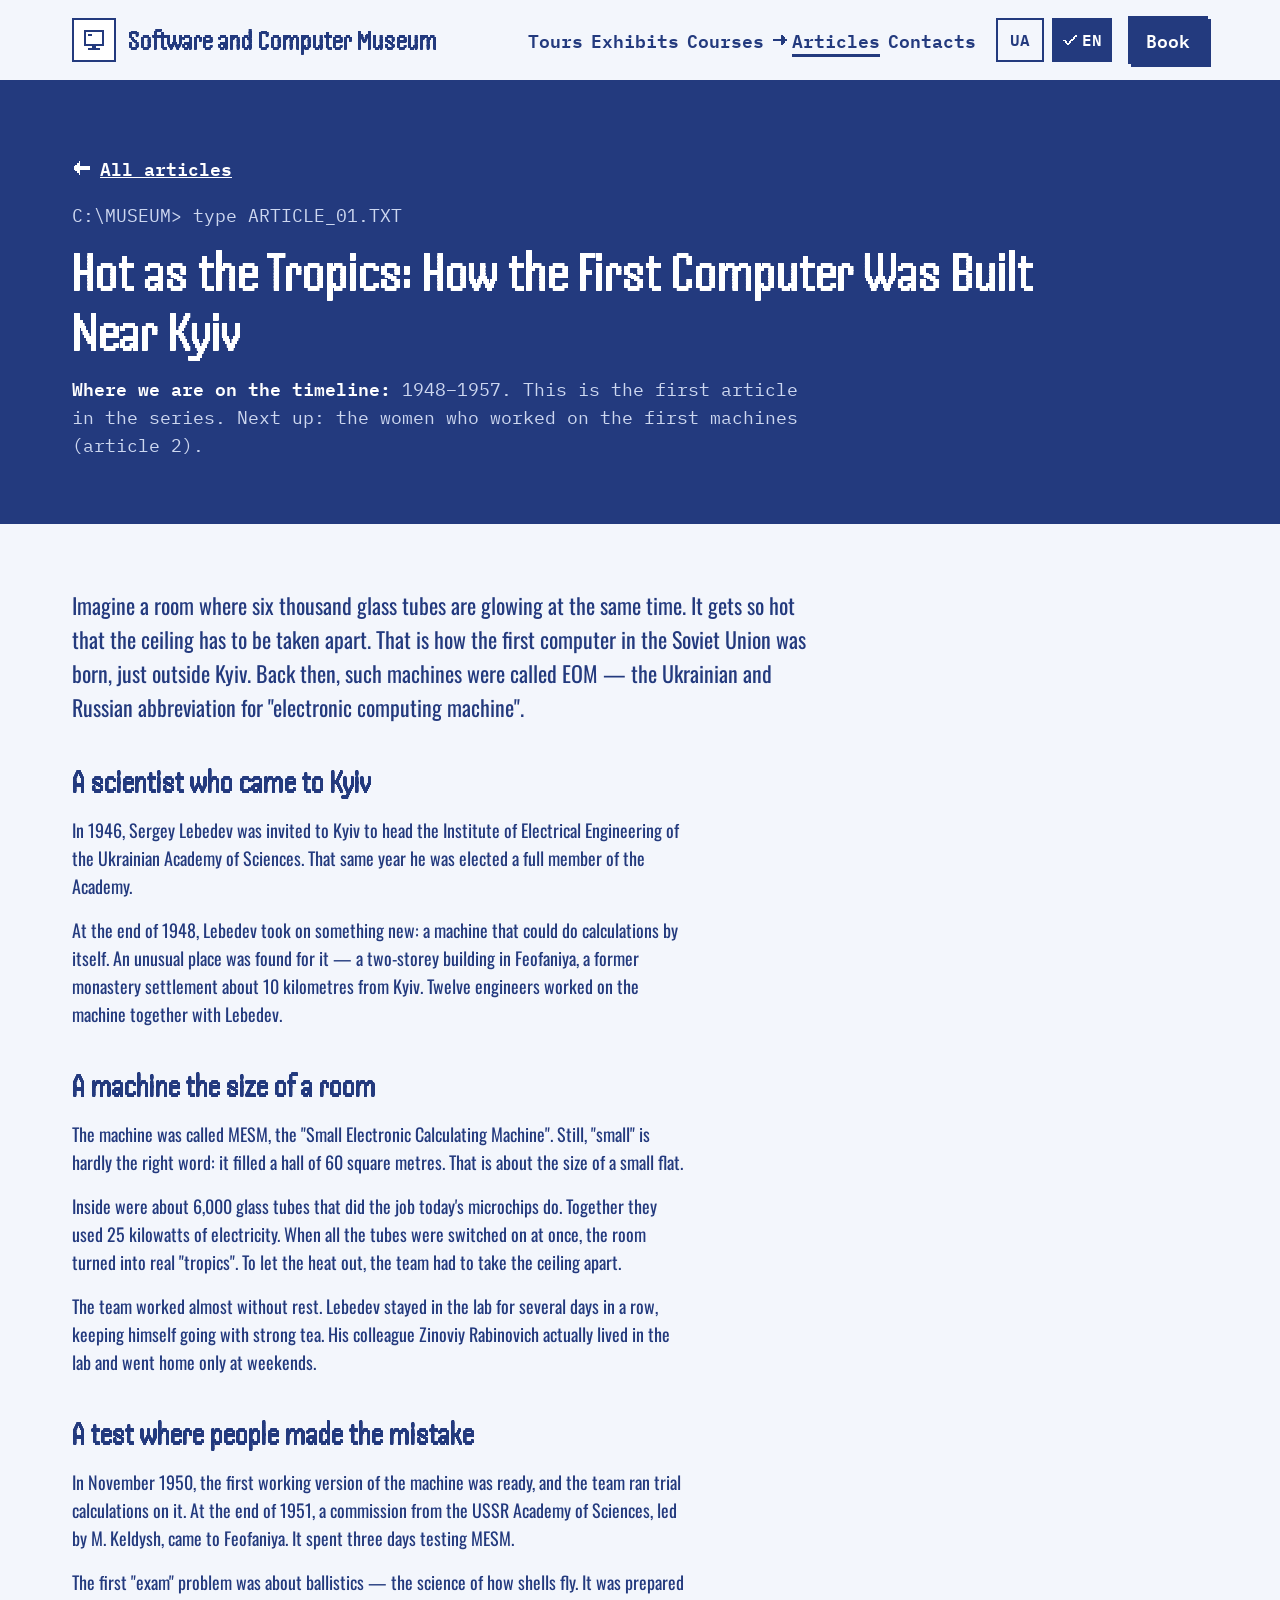
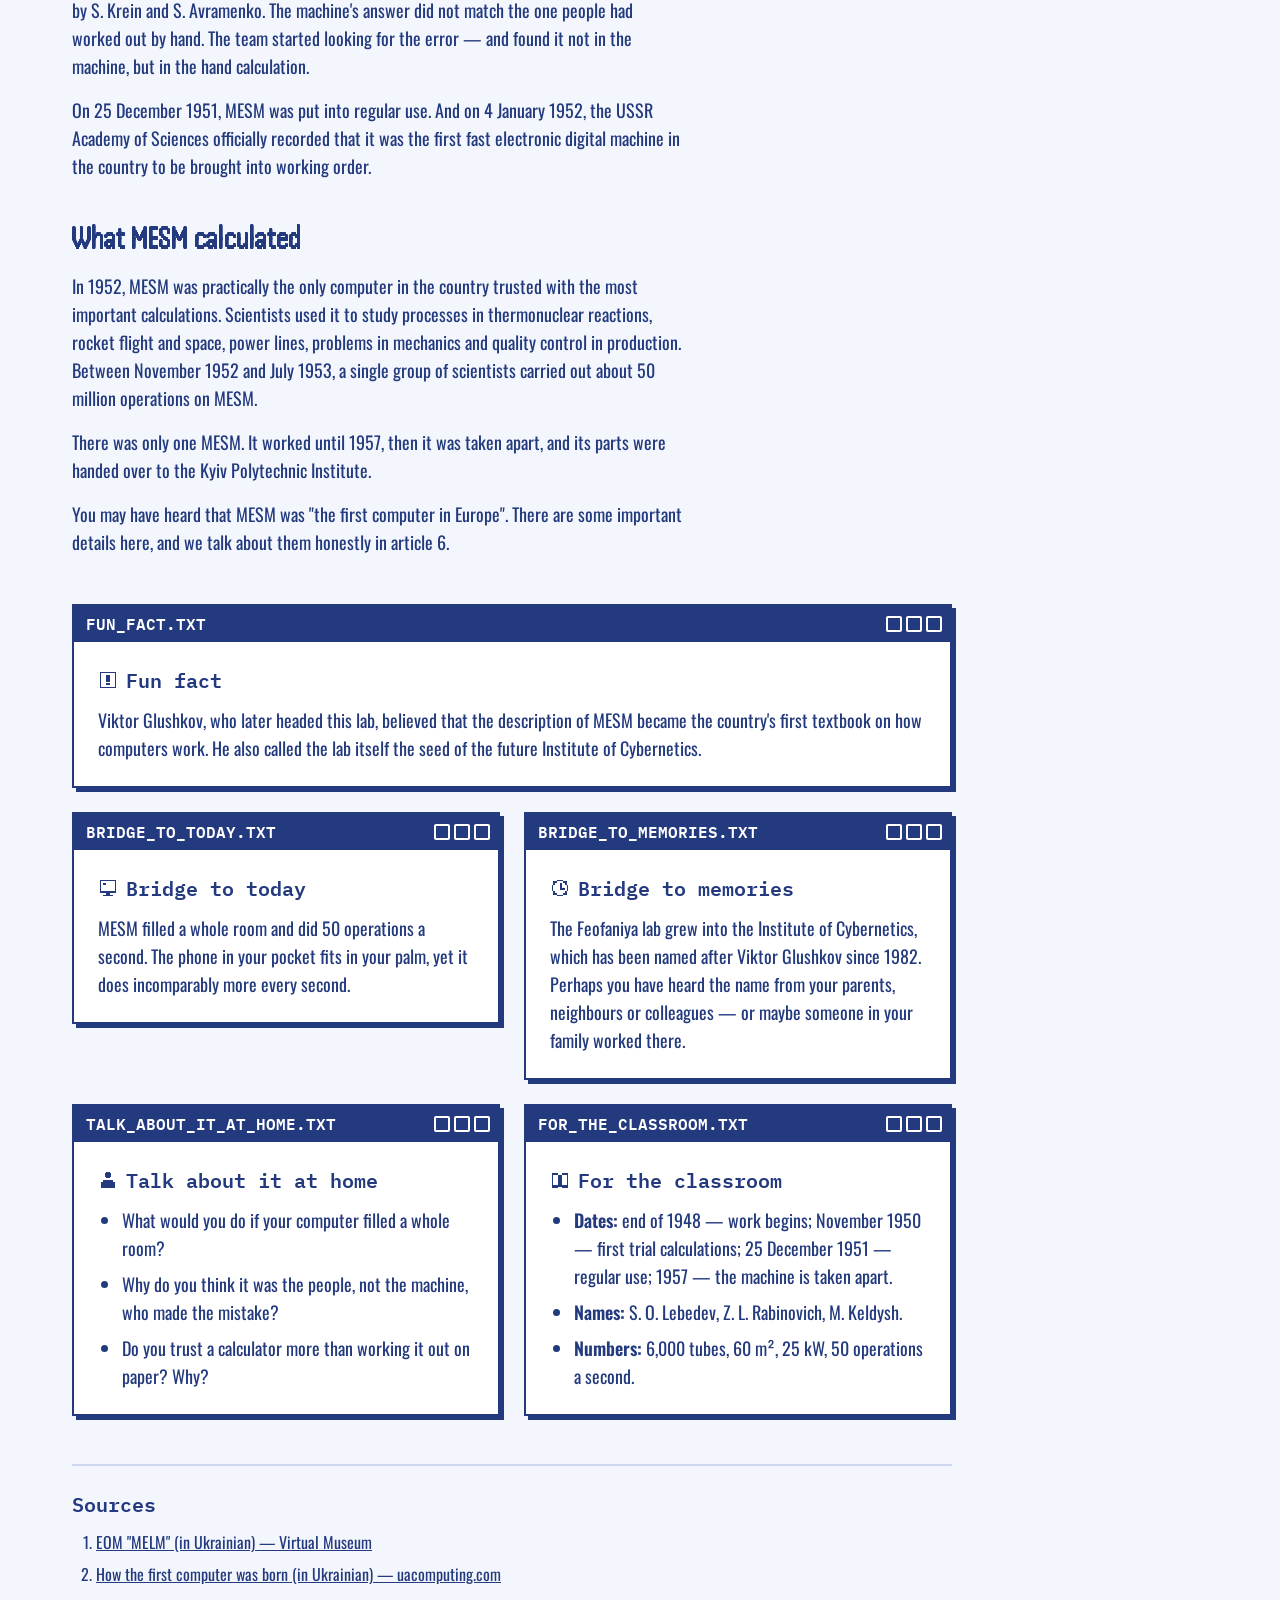
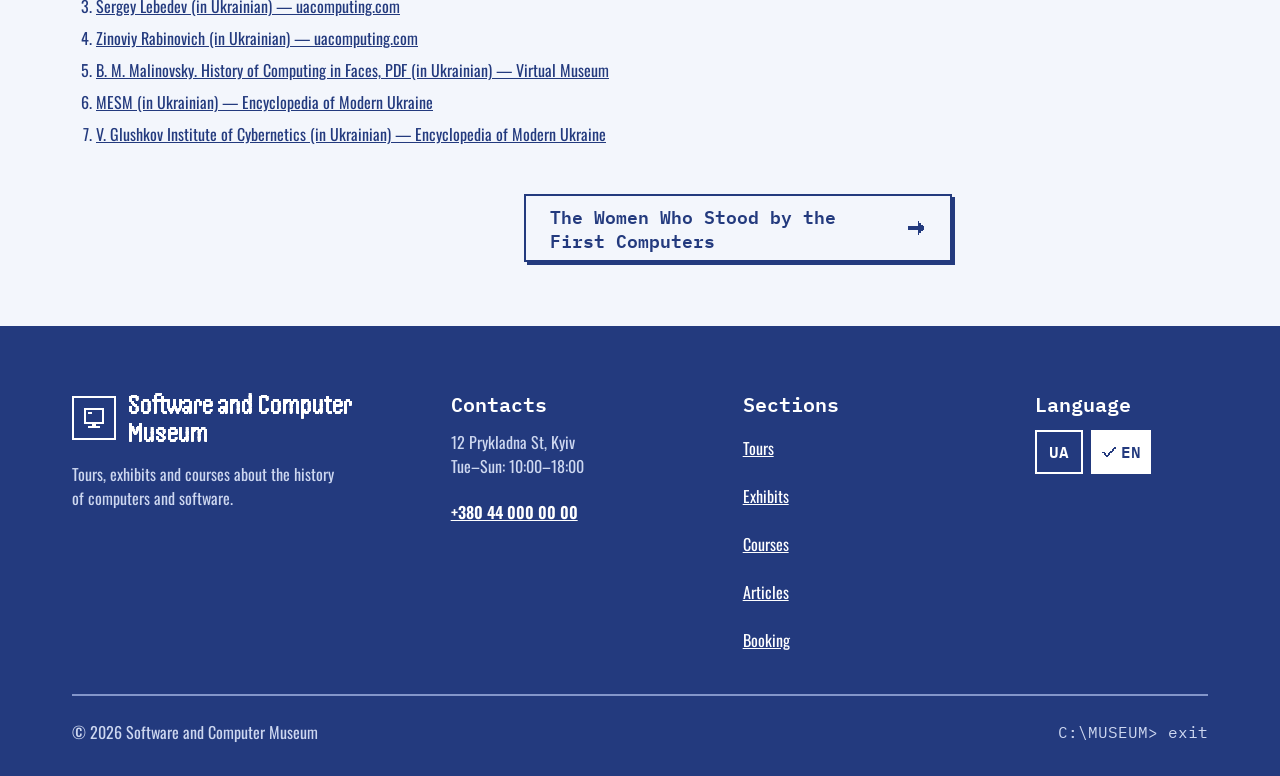
<file: articles/en/01-spekotno-yak-u-tropikakh.html>
<!doctype html>
<html lang="en" data-page-lang="en">
<head>
  <meta charset="utf-8">
  <meta name="viewport" content="width=device-width, initial-scale=1">
  <title>Hot as the Tropics: How the First Computer Was Built Near Kyiv — Software and Computer Museum</title>
  <meta name="description" content="Imagine a room where six thousand glass tubes are glowing at the same time. It gets so hot that the ceiling has to be taken apart. That is how the first computer in the Soviet Union was born, just outside Kyiv. Back then, such machines were called EOM — the Ukrainian and Russian abbreviation for &quot;electronic computing machine&quot;.">
  <link rel="alternate" hreflang="uk" href="../01-spekotno-yak-u-tropikakh.html">
  <link rel="alternate" hreflang="en" href="01-spekotno-yak-u-tropikakh.html">
  <link rel="stylesheet" href="../../assets/css/fonts.css">
  <link rel="stylesheet" href="../../assets/css/tokens.css">
  <link rel="stylesheet" href="../../assets/css/site.css">
</head>
<body id="top">
<!-- Згенеровано tools/build-articles.js — не редагуйте вручну, змінюйте .md-файли в articles/ -->

<svg width="0" height="0" style="position: absolute;" aria-hidden="true" focusable="false">
  <symbol id="ic-monitor" viewBox="0 0 12 12"><path fill-rule="evenodd" shape-rendering="crispEdges" d="M1 1h10v8H1zM2 2v6h8V2zM3 3h2v1H3zM5 9h2v1H5zM3 10h6v1H3z"/></symbol>
  <symbol id="ic-floppy" viewBox="0 0 12 12"><path fill-rule="evenodd" shape-rendering="crispEdges" d="M1 1h9v1h1v9H1zM3 1h5v3H3zM6 2h1v1H6zM3 6h6v4H3z"/></symbol>
  <symbol id="ic-clock" viewBox="0 0 12 12"><path fill-rule="evenodd" shape-rendering="crispEdges" d="M4 1h4v1h2v2h1v4h-1v2H8v1H4v-1H2V8H1V4h1V2h2zM4 2h4v1h1v1h1v4H9v1H8v1H4V9H3V8H2V4h1V3h1zM6 3h1v3h2v1H6z"/></symbol>
  <symbol id="ic-person" viewBox="0 0 12 12"><path fill-rule="evenodd" shape-rendering="crispEdges" d="M5 1h2v1h1v2H7v1H5V4H4V2h1zM3 6h6v1h1v4H2V7h1z"/></symbol>
  <symbol id="ic-ticket" viewBox="0 0 12 12"><path fill-rule="evenodd" shape-rendering="crispEdges" d="M1 3h10v2h-1v2h1v2H1V7h1V5H1zM6 4h1v1H6zM6 7h1v1H6z"/></symbol>
  <symbol id="ic-calendar" viewBox="0 0 12 12"><path fill-rule="evenodd" shape-rendering="crispEdges" d="M1 2h10v9H1zM2 5h8v5H2zM3 1h1v1H3zM8 1h1v1H8zM3 6h2v2H3z"/></symbol>
  <symbol id="ic-arrow-right" viewBox="0 0 12 12"><path shape-rendering="crispEdges" d="M1 5h6V2h1v1h1v1h1v1h1v2h-1v1H9v1H8v1H7V7H1z"/></symbol>
  <symbol id="ic-arrow-down" viewBox="0 0 12 12"><path shape-rendering="crispEdges" d="M5 1V7H2v1h1v1h1v1h1v1h2v-1h1V9h1V8h1V7H7V1z"/></symbol>
  <symbol id="ic-check" viewBox="0 0 12 12"><path shape-rendering="crispEdges" d="M1 6h2v1h1v1h1V7h1V6h1V5h1V4h1V3h1V2h1v2h-1v1H9v1H8v1H7v1H6v1H5v1H4V9H3V8H2V7H1z"/></symbol>
  <symbol id="ic-alert" viewBox="0 0 12 12"><path fill-rule="evenodd" shape-rendering="crispEdges" d="M1 1h10v10H1zM2 2v8h8V2zM5 3h2v4H5zM5 8h2v1H5z"/></symbol>
  <symbol id="ic-phone" viewBox="0 0 12 12"><path fill-rule="evenodd" shape-rendering="crispEdges" d="M2 1h3v3H4v2h1v1h1v1h2V7h3v3h-1v1H7v-1H5V9H4V8H3V6H2V4H1V2h1z"/></symbol>
  <symbol id="ic-pin" viewBox="0 0 12 12"><path fill-rule="evenodd" shape-rendering="crispEdges" d="M4 1h4v1h1v1h1v4H9v1H8v1H7v2H5V9H4V8H3V7H2V3h1V2h1zM5 3h2v2H5z"/></symbol>
  <symbol id="ic-book" viewBox="0 0 12 12"><path fill-rule="evenodd" shape-rendering="crispEdges" d="M1 2h4v1h2V2h4v9H7v-1H5v1H1zM2 3h3v6H2zM7 3h3v6H7z"/></symbol>
  <symbol id="ic-menu" viewBox="0 0 12 12"><path shape-rendering="crispEdges" d="M1 2h10v2H1zM1 5h10v2H1zM1 8h10v2H1z"/></symbol>
  <symbol id="ic-close" viewBox="0 0 12 12"><path shape-rendering="crispEdges" d="M1 1h2v1h1v1h1v1h2V3h1V2h1V1h2v2h-1v1H9v1H8v2h1v1h1v1h1v2H9v-1H8V9H7V8H5v1H4v1H3v1H1V9h1V8h1V7h1V5H3V4H2V3H1z"/></symbol>
</svg>

<a class="skip" href="#main" data-i18n="k1">Skip to main content</a>

<header class="hdr">
  <div class="wrap hdr-bar">
    <a class="logo hdr-logo" href="../../index.html?lang=en" data-i18n-attr="aria-label:k2" aria-label="Software and Computer Museum — back to top">
      <span class="logo-box"><svg class="ic i-l" aria-hidden="true"><use href="#ic-monitor"/></svg></span>
      <span class="disp logo-name">Software and Computer Museum</span>
    </a>
    <nav class="nav" data-i18n-attr="aria-label:k4" aria-label="Page sections">
      <a class="nl" href="../../index.html?lang=en#tours"><svg class="ic i-s" aria-hidden="true"><use href="#ic-arrow-right"/></svg><span data-i18n="k5">Tours</span></a>
      <a class="nl" href="../../index.html?lang=en#exhibits"><svg class="ic i-s" aria-hidden="true"><use href="#ic-arrow-right"/></svg><span data-i18n="k6">Exhibits</span></a>
      <a class="nl" href="../../index.html?lang=en#courses"><svg class="ic i-s" aria-hidden="true"><use href="#ic-arrow-right"/></svg><span data-i18n="k7">Courses</span></a>
      <a class="nl" href="../../articles-en.html" aria-current="page" data-href-uk="../../articles.html" data-href-en="../../articles-en.html"><svg class="ic i-s" aria-hidden="true"><use href="#ic-arrow-right"/></svg><span data-i18n="k148">Articles</span></a>
      <a class="nl" href="../../index.html?lang=en#contacts"><svg class="ic i-s" aria-hidden="true"><use href="#ic-arrow-right"/></svg><span data-i18n="k8">Contacts</span></a>
    </nav>
    <div class="hdr-actions">
      <div class="langs" role="group" data-i18n-attr="aria-label:k9" aria-label="Site language">
        <button type="button" class="lang" data-lang="uk" aria-pressed="false" data-i18n-attr="aria-label:k10" aria-label="UA — Ukrainian"><svg class="ic i-s" aria-hidden="true"><use href="#ic-check"/></svg>UA</button>
        <button type="button" class="lang" data-lang="en" lang="en" aria-pressed="true" data-i18n-attr="aria-label:k12" aria-label="EN — English"><svg class="ic i-s" aria-hidden="true"><use href="#ic-check"/></svg>EN</button>
      </div>
      <a class="btn" href="../../index.html?lang=en#booking" data-i18n="k14">Book</a>
    </div>
    <button type="button" class="btn btn-ghost burger" aria-expanded="false" aria-controls="mobile-menu">
      <span class="burger-closed" style="display: inline-flex; align-items: center; gap: var(--space-2);"><svg class="ic i-l" aria-hidden="true"><use href="#ic-menu"/></svg><span data-i18n="k15">Menu</span></span>
      <span class="burger-open" style="display: inline-flex; align-items: center; gap: var(--space-2);" hidden><svg class="ic i-l" aria-hidden="true"><use href="#ic-close"/></svg><span class="sr-only" data-i18n="k16">Close</span></span>
    </button>
  </div>
  <div class="wrap mmenu" id="mobile-menu" hidden>
    <nav class="mnav" data-i18n-attr="aria-label:k17" aria-label="Page sections (mobile menu)">
      <a class="ml" href="../../index.html?lang=en#tours"><span data-i18n="k5">Tours</span><svg class="ic i-m go" aria-hidden="true"><use href="#ic-arrow-right"/></svg><span class="here" aria-hidden="true"><svg class="ic i-s"><use href="#ic-check"/></svg><span data-i18n="k18">you are here</span></span></a>
      <a class="ml" href="../../index.html?lang=en#exhibits"><span data-i18n="k6">Exhibits</span><svg class="ic i-m go" aria-hidden="true"><use href="#ic-arrow-right"/></svg><span class="here" aria-hidden="true"><svg class="ic i-s"><use href="#ic-check"/></svg><span data-i18n="k18">you are here</span></span></a>
      <a class="ml" href="../../index.html?lang=en#courses"><span data-i18n="k7">Courses</span><svg class="ic i-m go" aria-hidden="true"><use href="#ic-arrow-right"/></svg><span class="here" aria-hidden="true"><svg class="ic i-s"><use href="#ic-check"/></svg><span data-i18n="k18">you are here</span></span></a>
      <a class="ml" href="../../articles-en.html" aria-current="page" data-href-uk="../../articles.html" data-href-en="../../articles-en.html"><span data-i18n="k148">Articles</span><svg class="ic i-m go" aria-hidden="true"><use href="#ic-arrow-right"/></svg><span class="here" aria-hidden="true"><svg class="ic i-s"><use href="#ic-check"/></svg><span data-i18n="k18">you are here</span></span></a>
      <a class="ml" href="../../index.html?lang=en#contacts"><span data-i18n="k8">Contacts</span><svg class="ic i-m go" aria-hidden="true"><use href="#ic-arrow-right"/></svg><span class="here" aria-hidden="true"><svg class="ic i-s"><use href="#ic-check"/></svg><span data-i18n="k18">you are here</span></span></a>
    </nav>
    <div class="mmenu-actions">
      <div class="langs" role="group" data-i18n-attr="aria-label:k9" aria-label="Site language">
        <button type="button" class="lang" data-lang="uk" aria-pressed="false" data-i18n-attr="aria-label:k10" aria-label="UA — Ukrainian"><svg class="ic i-s" aria-hidden="true"><use href="#ic-check"/></svg>UA</button>
        <button type="button" class="lang" data-lang="en" lang="en" aria-pressed="true" data-i18n-attr="aria-label:k12" aria-label="EN — English"><svg class="ic i-s" aria-hidden="true"><use href="#ic-check"/></svg>EN</button>
      </div>
      <a class="btn" href="../../index.html?lang=en#booking" data-close-menu data-i18n="k14">Book</a>
    </div>
  </div>
</header>

<main id="main">

<section class="art-head" data-theme="dark" aria-labelledby="art-title">
  <div class="wrap">
    <div class="sec-head">
      <a class="back" href="../../articles-en.html"><svg class="ic i-m" aria-hidden="true"><use href="#ic-arrow-right"/></svg><span>All articles</span></a>
      <p class="mono prompt" aria-hidden="true">C:\MUSEUM&gt; type ARTICLE_01.TXT</p>
      <h1 id="art-title" class="disp h2">Hot as the Tropics: How the First Computer Was Built Near Kyiv</h1>
      <p class="timeline"><strong>Where we are on the timeline:</strong> 1948–1957. This is the first article in the series. Next up: the women who worked on the first machines (article 2).</p>
    </div>
  </div>
</section>

<section class="sec">
  <div class="wrap">
    <div class="art">
      <article class="prose">
        <p>Imagine a room where six thousand glass tubes are glowing at the same time. It gets so hot that the ceiling has to be taken apart. That is how the first computer in the Soviet Union was born, just outside Kyiv. Back then, such machines were called EOM — the Ukrainian and Russian abbreviation for &quot;electronic computing machine&quot;.</p>
        <h2>A scientist who came to Kyiv</h2>
        <p>In 1946, Sergey Lebedev was invited to Kyiv to head the Institute of Electrical Engineering of the Ukrainian Academy of Sciences. That same year he was elected a full member of the Academy.</p>
        <p>At the end of 1948, Lebedev took on something new: a machine that could do calculations by itself. An unusual place was found for it — a two-storey building in Feofaniya, a former monastery settlement about 10 kilometres from Kyiv. Twelve engineers worked on the machine together with Lebedev.</p>
        <h2>A machine the size of a room</h2>
        <p>The machine was called MESM, the &quot;Small Electronic Calculating Machine&quot;. Still, &quot;small&quot; is hardly the right word: it filled a hall of 60 square metres. That is about the size of a small flat.</p>
        <p>Inside were about 6,000 glass tubes that did the job today's microchips do. Together they used 25 kilowatts of electricity. When all the tubes were switched on at once, the room turned into real &quot;tropics&quot;. To let the heat out, the team had to take the ceiling apart.</p>
        <p>The team worked almost without rest. Lebedev stayed in the lab for several days in a row, keeping himself going with strong tea. His colleague Zinoviy Rabinovich actually lived in the lab and went home only at weekends.</p>
        <h2>A test where people made the mistake</h2>
        <p>In November 1950, the first working version of the machine was ready, and the team ran trial calculations on it. At the end of 1951, a commission from the USSR Academy of Sciences, led by M. Keldysh, came to Feofaniya. It spent three days testing MESM.</p>
        <p>The first &quot;exam&quot; problem was about ballistics — the science of how shells fly. It was prepared by S. Krein and S. Avramenko. The machine's answer did not match the one people had worked out by hand. The team started looking for the error — and found it not in the machine, but in the hand calculation.</p>
        <p>On 25 December 1951, MESM was put into regular use. And on 4 January 1952, the USSR Academy of Sciences officially recorded that it was the first fast electronic digital machine in the country to be brought into working order.</p>
        <h2>What MESM calculated</h2>
        <p>In 1952, MESM was practically the only computer in the country trusted with the most important calculations. Scientists used it to study processes in thermonuclear reactions, rocket flight and space, power lines, problems in mechanics and quality control in production. Between November 1952 and July 1953, a single group of scientists carried out about 50 million operations on MESM.</p>
        <p>There was only one MESM. It worked until 1957, then it was taken apart, and its parts were handed over to the Kyiv Polytechnic Institute.</p>
        <p>You may have heard that MESM was &quot;the first computer in Europe&quot;. There are some important details here, and we talk about them honestly in article 6.</p>
      </article>

      <div class="notes">
      <aside class="win note" aria-label="Fun fact">
        <div class="wtitle" aria-hidden="true"><span>FUN_FACT.TXT</span><span class="wctl"><span></span><span></span><span></span></span></div>
        <div class="winbody">
          <h2 class="h4"><svg class="ic i-m" aria-hidden="true"><use href="#ic-alert"/></svg>Fun fact</h2>
          <p>Viktor Glushkov, who later headed this lab, believed that the description of MESM became the country's first textbook on how computers work. He also called the lab itself the seed of the future Institute of Cybernetics.</p>
        </div>
      </aside>
      <aside class="win note" aria-label="Bridge to today">
        <div class="wtitle" aria-hidden="true"><span>BRIDGE_TO_TODAY.TXT</span><span class="wctl"><span></span><span></span><span></span></span></div>
        <div class="winbody">
          <h2 class="h4"><svg class="ic i-m" aria-hidden="true"><use href="#ic-monitor"/></svg>Bridge to today</h2>
          <p>MESM filled a whole room and did 50 operations a second. The phone in your pocket fits in your palm, yet it does incomparably more every second.</p>
        </div>
      </aside>
      <aside class="win note" aria-label="Bridge to memories">
        <div class="wtitle" aria-hidden="true"><span>BRIDGE_TO_MEMORIES.TXT</span><span class="wctl"><span></span><span></span><span></span></span></div>
        <div class="winbody">
          <h2 class="h4"><svg class="ic i-m" aria-hidden="true"><use href="#ic-clock"/></svg>Bridge to memories</h2>
          <p>The Feofaniya lab grew into the Institute of Cybernetics, which has been named after Viktor Glushkov since 1982. Perhaps you have heard the name from your parents, neighbours or colleagues — or maybe someone in your family worked there.</p>
        </div>
      </aside>
      <aside class="win note" aria-label="Talk about it at home">
        <div class="wtitle" aria-hidden="true"><span>TALK_ABOUT_IT_AT_HOME.TXT</span><span class="wctl"><span></span><span></span><span></span></span></div>
        <div class="winbody">
          <h2 class="h4"><svg class="ic i-m" aria-hidden="true"><use href="#ic-person"/></svg>Talk about it at home</h2>
          <ul>
  <li>What would you do if your computer filled a whole room?</li>
  <li>Why do you think it was the people, not the machine, who made the mistake?</li>
  <li>Do you trust a calculator more than working it out on paper? Why?</li>
</ul>
        </div>
      </aside>
      <aside class="win note" aria-label="For the classroom">
        <div class="wtitle" aria-hidden="true"><span>FOR_THE_CLASSROOM.TXT</span><span class="wctl"><span></span><span></span><span></span></span></div>
        <div class="winbody">
          <h2 class="h4"><svg class="ic i-m" aria-hidden="true"><use href="#ic-book"/></svg>For the classroom</h2>
          <ul>
  <li><strong>Dates:</strong> end of 1948 — work begins; November 1950 — first trial calculations; 25 December 1951 — regular use; 1957 — the machine is taken apart.</li>
  <li><strong>Names:</strong> S. O. Lebedev, Z. L. Rabinovich, M. Keldysh.</li>
  <li><strong>Numbers:</strong> 6,000 tubes, 60 m², 25 kW, 50 operations a second.</li>
</ul>
        </div>
      </aside>
      </div>

      <section class="sources" aria-labelledby="sources-title">
        <h2 id="sources-title" class="h4">Sources</h2>
        <ol>
  <li><a href="https://www.icfcst.kiev.ua/MUSEUM/LEBEDEV/L_MESM_u.html">EOM &quot;MELM&quot; (in Ukrainian) — Virtual Museum</a></li>
  <li><a href="https://uacomputing.com/stories/mesm/">How the first computer was born (in Ukrainian) — uacomputing.com</a></li>
  <li><a href="https://uacomputing.com/persons/lebedev/">Sergey Lebedev (in Ukrainian) — uacomputing.com</a></li>
  <li><a href="https://uacomputing.com/persons/rabinovich/">Zinoviy Rabinovich (in Ukrainian) — uacomputing.com</a></li>
  <li><a href="https://icfcst.kiev.ua/MUSEUM/TXT/Malinovsky_history_ukr.pdf">B. M. Malinovsky. History of Computing in Faces, PDF (in Ukrainian) — Virtual Museum</a></li>
  <li><a href="https://esu.com.ua/article-66636">MESM (in Ukrainian) — Encyclopedia of Modern Ukraine</a></li>
  <li><a href="https://esu.com.ua/article-6746">V. Glushkov Institute of Cybernetics (in Ukrainian) — Encyclopedia of Modern Ukraine</a></li>
</ol>
      </section>

      <nav class="pager" aria-label="Other articles">
        <a class="btn btn-ghost next" href="02-zhinky-bilya-pershykh-kompyuteriv.html"><span>The Women Who Stood by the First Computers</span><svg class="ic i-m" aria-hidden="true"><use href="#ic-arrow-right"/></svg></a>
      </nav>
    </div>
  </div>
</section>

</main>

<footer class="ftr" data-theme="dark">
  <div class="wrap ftr-inner">
    <div class="ftr-grid">
      <div class="ftr-col ftr-about">
        <a class="logo" href="../../index.html?lang=en" data-i18n-attr="aria-label:k2" aria-label="Software and Computer Museum — back to top">
          <span class="logo-box"><svg class="ic i-l" aria-hidden="true"><use href="#ic-monitor"/></svg></span>
          <span class="disp logo-name">Software and Computer Museum</span>
        </a>
        <p class="caption muted" data-i18n="k139">Tours, exhibits and courses about the history of computers and software.</p>
      </div>
      <div class="ftr-col">
        <p class="h4" data-i18n="k8">Contacts</p>
        <p class="caption muted"><span data-i18n="k131">12 Prykladna St, Kyiv</span><br><span data-i18n="k133">Tue–Sun: 10:00–18:00</span></p>
        <a class="ftr-link" href="tel:+380440000000" style="font-weight: 600;" data-i18n-attr="aria-label:k122" aria-label="Call the museum: +380 44 000 00 00">+380 44 000 00 00</a>
      </div>
      <nav class="ftr-col ftr-nav" data-i18n-attr="aria-label:k140" aria-label="Page sections (footer)">
        <p class="h4" data-i18n="k141">Sections</p>
        <a class="ftr-link" href="../../index.html?lang=en#tours" data-i18n="k5">Tours</a>
        <a class="ftr-link" href="../../index.html?lang=en#exhibits" data-i18n="k6">Exhibits</a>
        <a class="ftr-link" href="../../index.html?lang=en#courses" data-i18n="k7">Courses</a>
        <a class="ftr-link" href="../../articles-en.html" data-href-uk="../../articles.html" data-href-en="../../articles-en.html" data-i18n="k148">Articles</a>
        <a class="ftr-link" href="../../index.html?lang=en#booking" data-i18n="k142">Booking</a>
      </nav>
      <div class="ftr-col">
        <p class="h4" data-i18n="k143">Language</p>
        <div class="langs" role="group" data-i18n-attr="aria-label:k9" aria-label="Site language">
          <button type="button" class="lang" data-lang="uk" aria-pressed="false" data-i18n-attr="aria-label:k10" aria-label="UA — Ukrainian"><svg class="ic i-s" aria-hidden="true"><use href="#ic-check"/></svg>UA</button>
          <button type="button" class="lang" data-lang="en" lang="en" aria-pressed="true" data-i18n-attr="aria-label:k12" aria-label="EN — English"><svg class="ic i-s" aria-hidden="true"><use href="#ic-check"/></svg>EN</button>
        </div>
      </div>
    </div>
    <div class="ftr-bottom">
      <p class="caption muted" data-i18n="k144">© 2026 Software and Computer Museum</p>
      <p class="mono muted" style="margin: 0;" aria-hidden="true" data-i18n="k145">C:\MUSEUM&gt; exit</p>
    </div>
  </div>
</footer>

<script src="../../assets/js/content.uk.js"></script>
<script src="../../assets/js/content.en.js"></script>
<script src="../../assets/js/app.js"></script>
</body>
</html>
</file>
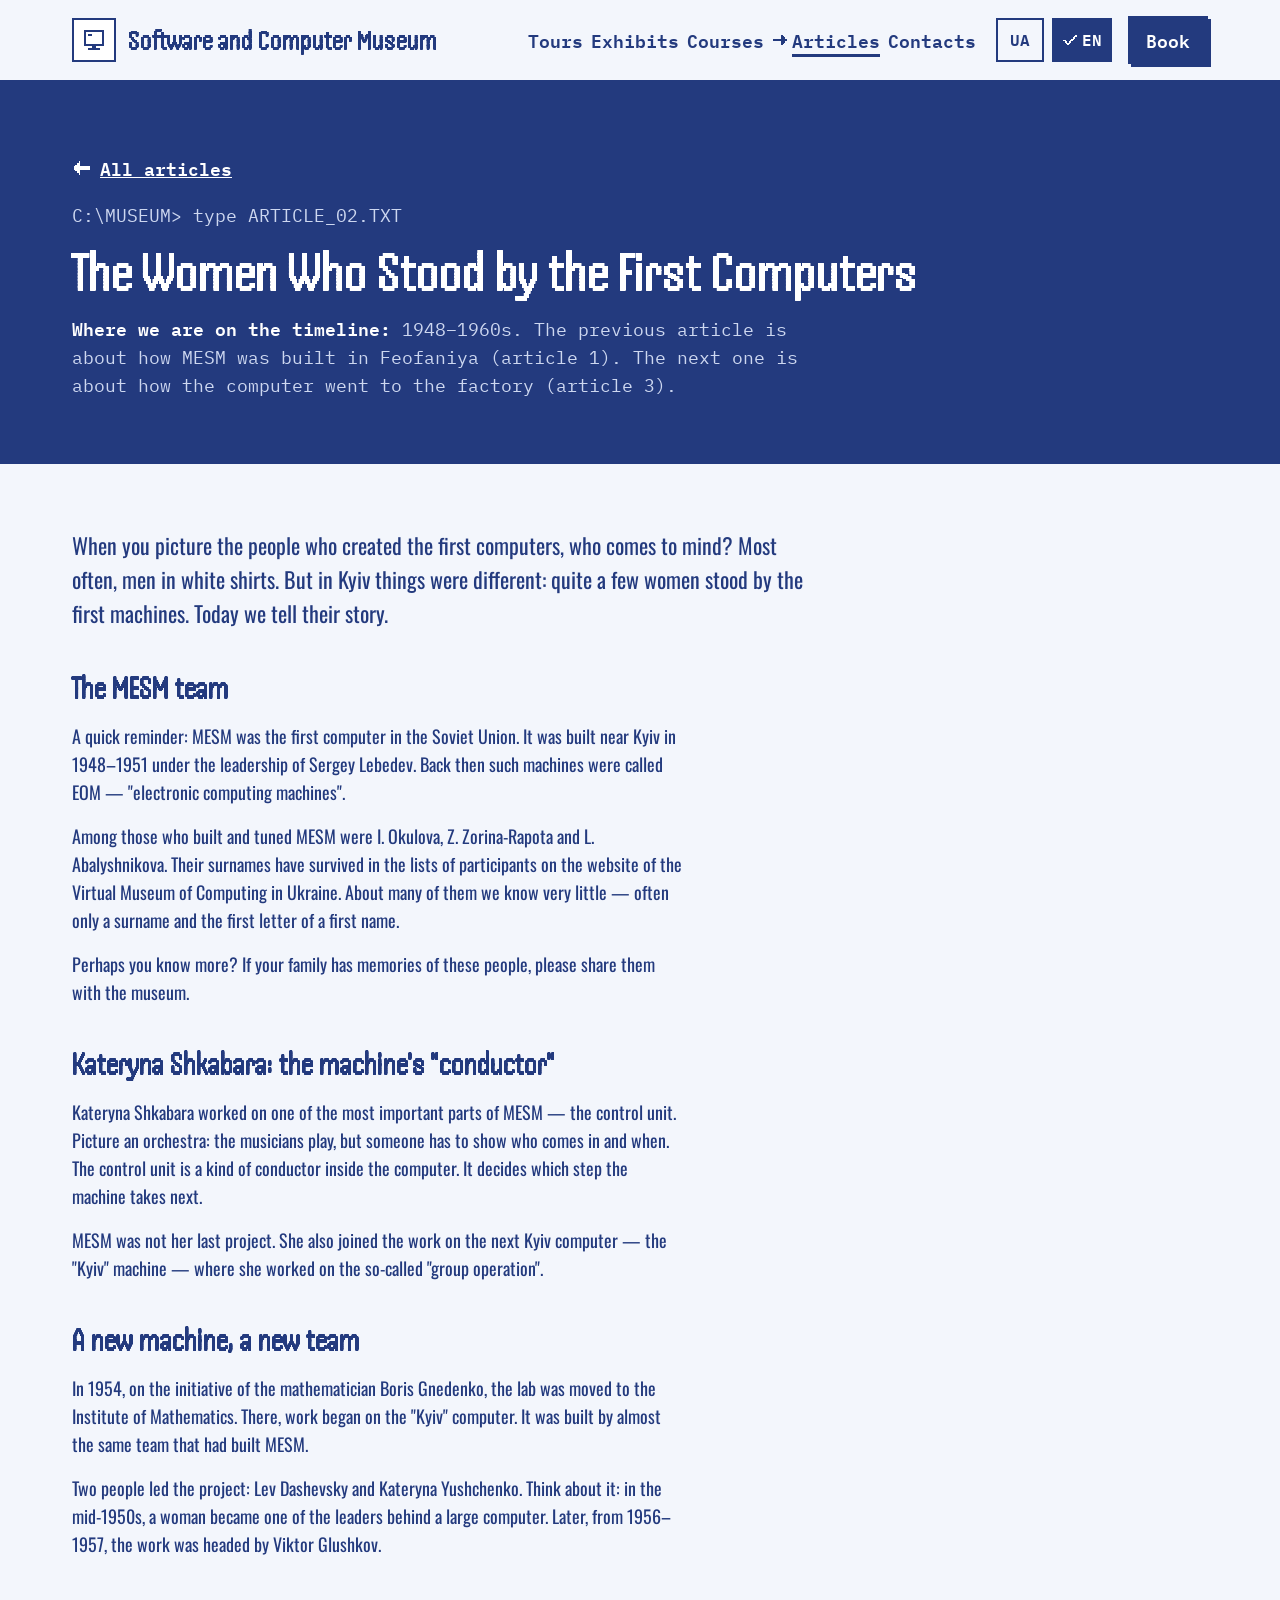
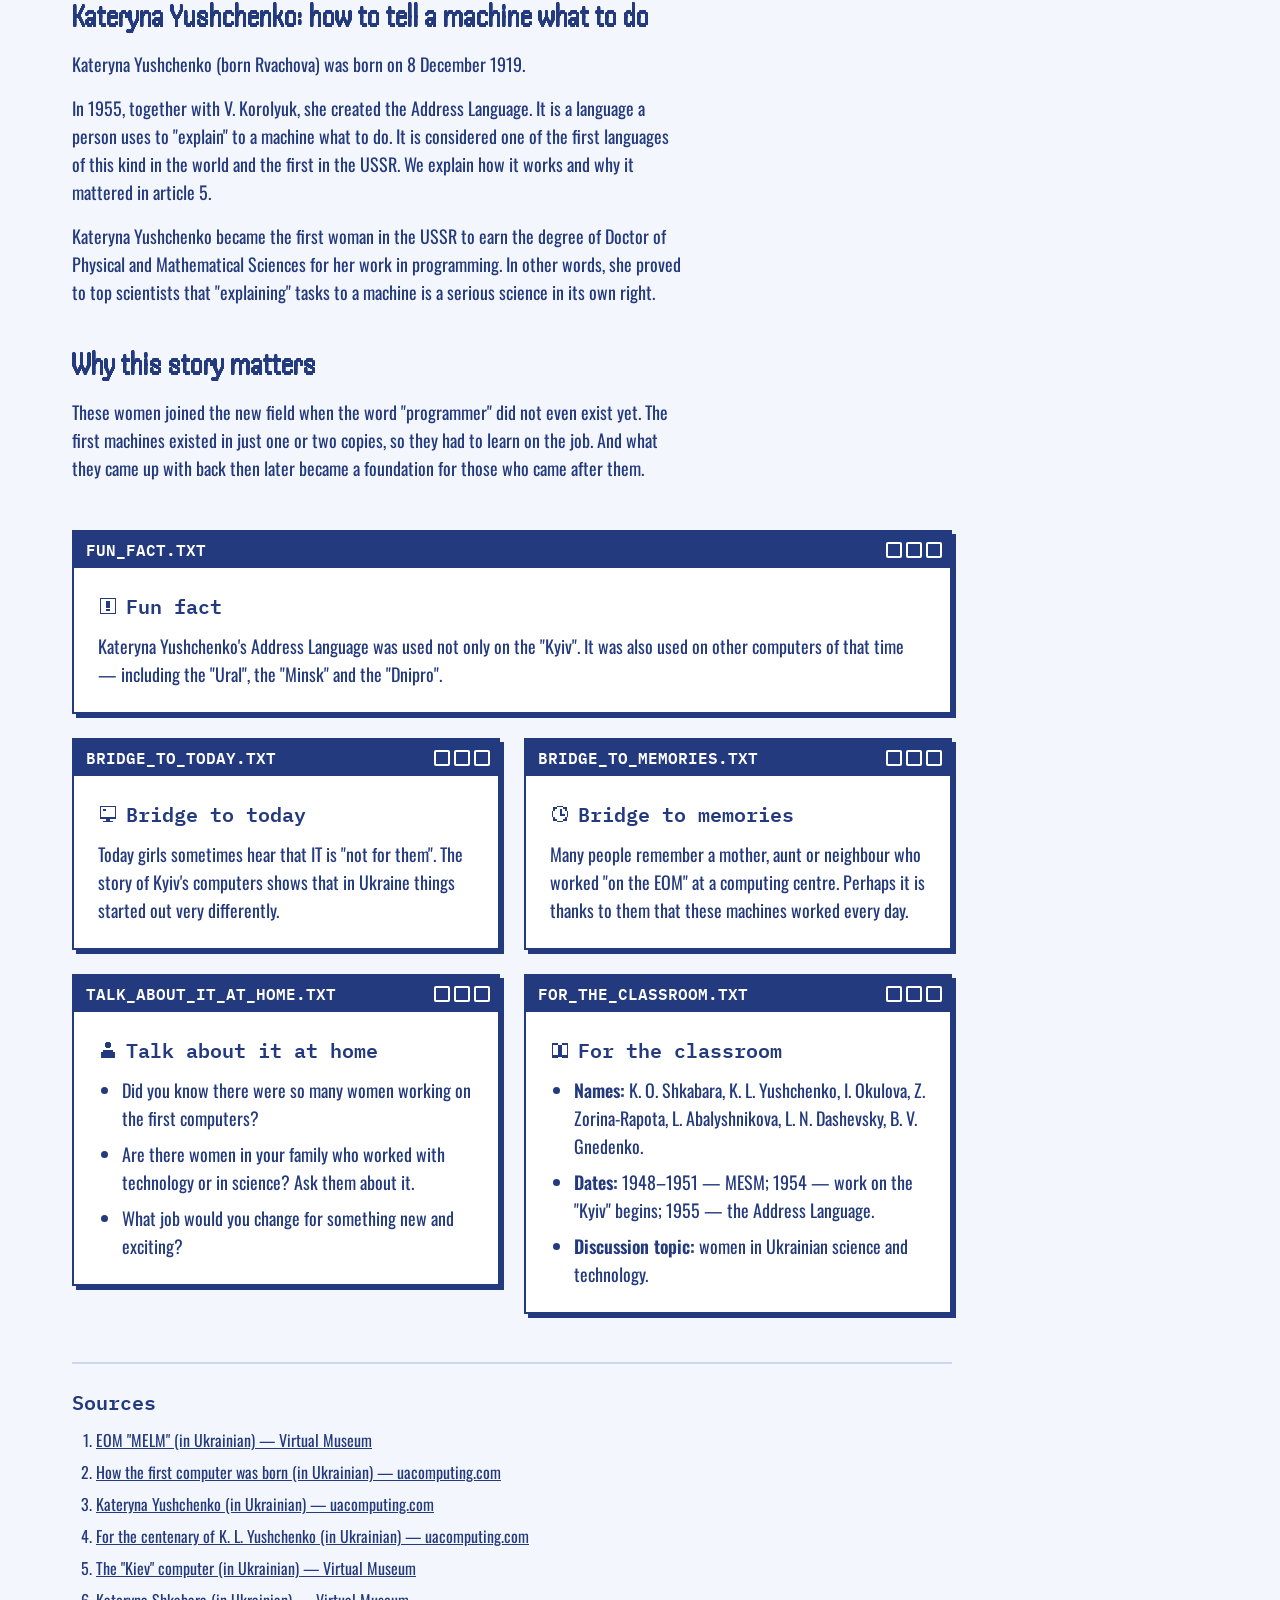
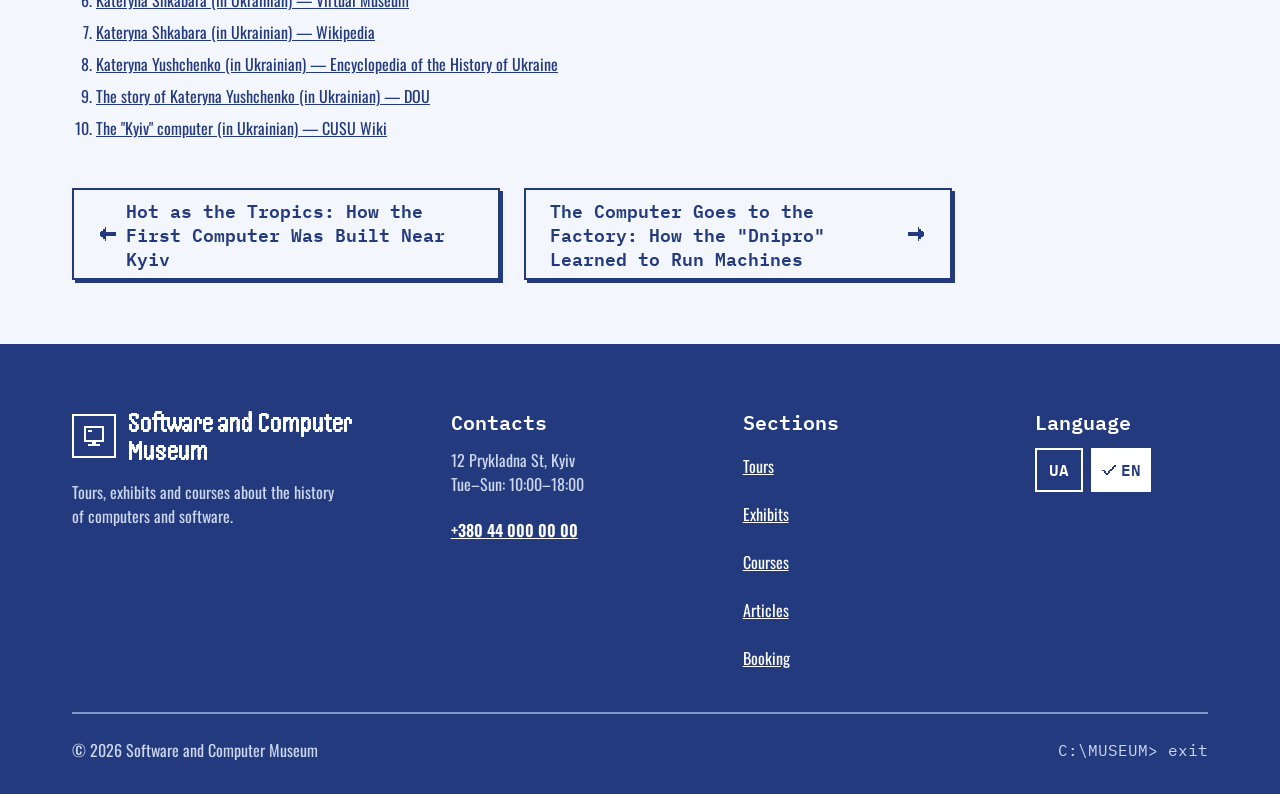
<file: articles/en/02-zhinky-bilya-pershykh-kompyuteriv.html>
<!doctype html>
<html lang="en" data-page-lang="en">
<head>
  <meta charset="utf-8">
  <meta name="viewport" content="width=device-width, initial-scale=1">
  <title>The Women Who Stood by the First Computers — Software and Computer Museum</title>
  <meta name="description" content="When you picture the people who created the first computers, who comes to mind? Most often, men in white shirts. But in Kyiv things were different: quite a few women stood by the first machines. Today we tell their story.">
  <link rel="alternate" hreflang="uk" href="../02-zhinky-bilya-pershykh-kompyuteriv.html">
  <link rel="alternate" hreflang="en" href="02-zhinky-bilya-pershykh-kompyuteriv.html">
  <link rel="stylesheet" href="../../assets/css/fonts.css">
  <link rel="stylesheet" href="../../assets/css/tokens.css">
  <link rel="stylesheet" href="../../assets/css/site.css">
</head>
<body id="top">
<!-- Згенеровано tools/build-articles.js — не редагуйте вручну, змінюйте .md-файли в articles/ -->

<svg width="0" height="0" style="position: absolute;" aria-hidden="true" focusable="false">
  <symbol id="ic-monitor" viewBox="0 0 12 12"><path fill-rule="evenodd" shape-rendering="crispEdges" d="M1 1h10v8H1zM2 2v6h8V2zM3 3h2v1H3zM5 9h2v1H5zM3 10h6v1H3z"/></symbol>
  <symbol id="ic-floppy" viewBox="0 0 12 12"><path fill-rule="evenodd" shape-rendering="crispEdges" d="M1 1h9v1h1v9H1zM3 1h5v3H3zM6 2h1v1H6zM3 6h6v4H3z"/></symbol>
  <symbol id="ic-clock" viewBox="0 0 12 12"><path fill-rule="evenodd" shape-rendering="crispEdges" d="M4 1h4v1h2v2h1v4h-1v2H8v1H4v-1H2V8H1V4h1V2h2zM4 2h4v1h1v1h1v4H9v1H8v1H4V9H3V8H2V4h1V3h1zM6 3h1v3h2v1H6z"/></symbol>
  <symbol id="ic-person" viewBox="0 0 12 12"><path fill-rule="evenodd" shape-rendering="crispEdges" d="M5 1h2v1h1v2H7v1H5V4H4V2h1zM3 6h6v1h1v4H2V7h1z"/></symbol>
  <symbol id="ic-ticket" viewBox="0 0 12 12"><path fill-rule="evenodd" shape-rendering="crispEdges" d="M1 3h10v2h-1v2h1v2H1V7h1V5H1zM6 4h1v1H6zM6 7h1v1H6z"/></symbol>
  <symbol id="ic-calendar" viewBox="0 0 12 12"><path fill-rule="evenodd" shape-rendering="crispEdges" d="M1 2h10v9H1zM2 5h8v5H2zM3 1h1v1H3zM8 1h1v1H8zM3 6h2v2H3z"/></symbol>
  <symbol id="ic-arrow-right" viewBox="0 0 12 12"><path shape-rendering="crispEdges" d="M1 5h6V2h1v1h1v1h1v1h1v2h-1v1H9v1H8v1H7V7H1z"/></symbol>
  <symbol id="ic-arrow-down" viewBox="0 0 12 12"><path shape-rendering="crispEdges" d="M5 1V7H2v1h1v1h1v1h1v1h2v-1h1V9h1V8h1V7H7V1z"/></symbol>
  <symbol id="ic-check" viewBox="0 0 12 12"><path shape-rendering="crispEdges" d="M1 6h2v1h1v1h1V7h1V6h1V5h1V4h1V3h1V2h1v2h-1v1H9v1H8v1H7v1H6v1H5v1H4V9H3V8H2V7H1z"/></symbol>
  <symbol id="ic-alert" viewBox="0 0 12 12"><path fill-rule="evenodd" shape-rendering="crispEdges" d="M1 1h10v10H1zM2 2v8h8V2zM5 3h2v4H5zM5 8h2v1H5z"/></symbol>
  <symbol id="ic-phone" viewBox="0 0 12 12"><path fill-rule="evenodd" shape-rendering="crispEdges" d="M2 1h3v3H4v2h1v1h1v1h2V7h3v3h-1v1H7v-1H5V9H4V8H3V6H2V4H1V2h1z"/></symbol>
  <symbol id="ic-pin" viewBox="0 0 12 12"><path fill-rule="evenodd" shape-rendering="crispEdges" d="M4 1h4v1h1v1h1v4H9v1H8v1H7v2H5V9H4V8H3V7H2V3h1V2h1zM5 3h2v2H5z"/></symbol>
  <symbol id="ic-book" viewBox="0 0 12 12"><path fill-rule="evenodd" shape-rendering="crispEdges" d="M1 2h4v1h2V2h4v9H7v-1H5v1H1zM2 3h3v6H2zM7 3h3v6H7z"/></symbol>
  <symbol id="ic-menu" viewBox="0 0 12 12"><path shape-rendering="crispEdges" d="M1 2h10v2H1zM1 5h10v2H1zM1 8h10v2H1z"/></symbol>
  <symbol id="ic-close" viewBox="0 0 12 12"><path shape-rendering="crispEdges" d="M1 1h2v1h1v1h1v1h2V3h1V2h1V1h2v2h-1v1H9v1H8v2h1v1h1v1h1v2H9v-1H8V9H7V8H5v1H4v1H3v1H1V9h1V8h1V7h1V5H3V4H2V3H1z"/></symbol>
</svg>

<a class="skip" href="#main" data-i18n="k1">Skip to main content</a>

<header class="hdr">
  <div class="wrap hdr-bar">
    <a class="logo hdr-logo" href="../../index.html?lang=en" data-i18n-attr="aria-label:k2" aria-label="Software and Computer Museum — back to top">
      <span class="logo-box"><svg class="ic i-l" aria-hidden="true"><use href="#ic-monitor"/></svg></span>
      <span class="disp logo-name">Software and Computer Museum</span>
    </a>
    <nav class="nav" data-i18n-attr="aria-label:k4" aria-label="Page sections">
      <a class="nl" href="../../index.html?lang=en#tours"><svg class="ic i-s" aria-hidden="true"><use href="#ic-arrow-right"/></svg><span data-i18n="k5">Tours</span></a>
      <a class="nl" href="../../index.html?lang=en#exhibits"><svg class="ic i-s" aria-hidden="true"><use href="#ic-arrow-right"/></svg><span data-i18n="k6">Exhibits</span></a>
      <a class="nl" href="../../index.html?lang=en#courses"><svg class="ic i-s" aria-hidden="true"><use href="#ic-arrow-right"/></svg><span data-i18n="k7">Courses</span></a>
      <a class="nl" href="../../articles-en.html" aria-current="page" data-href-uk="../../articles.html" data-href-en="../../articles-en.html"><svg class="ic i-s" aria-hidden="true"><use href="#ic-arrow-right"/></svg><span data-i18n="k148">Articles</span></a>
      <a class="nl" href="../../index.html?lang=en#contacts"><svg class="ic i-s" aria-hidden="true"><use href="#ic-arrow-right"/></svg><span data-i18n="k8">Contacts</span></a>
    </nav>
    <div class="hdr-actions">
      <div class="langs" role="group" data-i18n-attr="aria-label:k9" aria-label="Site language">
        <button type="button" class="lang" data-lang="uk" aria-pressed="false" data-i18n-attr="aria-label:k10" aria-label="UA — Ukrainian"><svg class="ic i-s" aria-hidden="true"><use href="#ic-check"/></svg>UA</button>
        <button type="button" class="lang" data-lang="en" lang="en" aria-pressed="true" data-i18n-attr="aria-label:k12" aria-label="EN — English"><svg class="ic i-s" aria-hidden="true"><use href="#ic-check"/></svg>EN</button>
      </div>
      <a class="btn" href="../../index.html?lang=en#booking" data-i18n="k14">Book</a>
    </div>
    <button type="button" class="btn btn-ghost burger" aria-expanded="false" aria-controls="mobile-menu">
      <span class="burger-closed" style="display: inline-flex; align-items: center; gap: var(--space-2);"><svg class="ic i-l" aria-hidden="true"><use href="#ic-menu"/></svg><span data-i18n="k15">Menu</span></span>
      <span class="burger-open" style="display: inline-flex; align-items: center; gap: var(--space-2);" hidden><svg class="ic i-l" aria-hidden="true"><use href="#ic-close"/></svg><span class="sr-only" data-i18n="k16">Close</span></span>
    </button>
  </div>
  <div class="wrap mmenu" id="mobile-menu" hidden>
    <nav class="mnav" data-i18n-attr="aria-label:k17" aria-label="Page sections (mobile menu)">
      <a class="ml" href="../../index.html?lang=en#tours"><span data-i18n="k5">Tours</span><svg class="ic i-m go" aria-hidden="true"><use href="#ic-arrow-right"/></svg><span class="here" aria-hidden="true"><svg class="ic i-s"><use href="#ic-check"/></svg><span data-i18n="k18">you are here</span></span></a>
      <a class="ml" href="../../index.html?lang=en#exhibits"><span data-i18n="k6">Exhibits</span><svg class="ic i-m go" aria-hidden="true"><use href="#ic-arrow-right"/></svg><span class="here" aria-hidden="true"><svg class="ic i-s"><use href="#ic-check"/></svg><span data-i18n="k18">you are here</span></span></a>
      <a class="ml" href="../../index.html?lang=en#courses"><span data-i18n="k7">Courses</span><svg class="ic i-m go" aria-hidden="true"><use href="#ic-arrow-right"/></svg><span class="here" aria-hidden="true"><svg class="ic i-s"><use href="#ic-check"/></svg><span data-i18n="k18">you are here</span></span></a>
      <a class="ml" href="../../articles-en.html" aria-current="page" data-href-uk="../../articles.html" data-href-en="../../articles-en.html"><span data-i18n="k148">Articles</span><svg class="ic i-m go" aria-hidden="true"><use href="#ic-arrow-right"/></svg><span class="here" aria-hidden="true"><svg class="ic i-s"><use href="#ic-check"/></svg><span data-i18n="k18">you are here</span></span></a>
      <a class="ml" href="../../index.html?lang=en#contacts"><span data-i18n="k8">Contacts</span><svg class="ic i-m go" aria-hidden="true"><use href="#ic-arrow-right"/></svg><span class="here" aria-hidden="true"><svg class="ic i-s"><use href="#ic-check"/></svg><span data-i18n="k18">you are here</span></span></a>
    </nav>
    <div class="mmenu-actions">
      <div class="langs" role="group" data-i18n-attr="aria-label:k9" aria-label="Site language">
        <button type="button" class="lang" data-lang="uk" aria-pressed="false" data-i18n-attr="aria-label:k10" aria-label="UA — Ukrainian"><svg class="ic i-s" aria-hidden="true"><use href="#ic-check"/></svg>UA</button>
        <button type="button" class="lang" data-lang="en" lang="en" aria-pressed="true" data-i18n-attr="aria-label:k12" aria-label="EN — English"><svg class="ic i-s" aria-hidden="true"><use href="#ic-check"/></svg>EN</button>
      </div>
      <a class="btn" href="../../index.html?lang=en#booking" data-close-menu data-i18n="k14">Book</a>
    </div>
  </div>
</header>

<main id="main">

<section class="art-head" data-theme="dark" aria-labelledby="art-title">
  <div class="wrap">
    <div class="sec-head">
      <a class="back" href="../../articles-en.html"><svg class="ic i-m" aria-hidden="true"><use href="#ic-arrow-right"/></svg><span>All articles</span></a>
      <p class="mono prompt" aria-hidden="true">C:\MUSEUM&gt; type ARTICLE_02.TXT</p>
      <h1 id="art-title" class="disp h2">The Women Who Stood by the First Computers</h1>
      <p class="timeline"><strong>Where we are on the timeline:</strong> 1948–1960s. The previous article is about how MESM was built in Feofaniya (article 1). The next one is about how the computer went to the factory (article 3).</p>
    </div>
  </div>
</section>

<section class="sec">
  <div class="wrap">
    <div class="art">
      <article class="prose">
        <p>When you picture the people who created the first computers, who comes to mind? Most often, men in white shirts. But in Kyiv things were different: quite a few women stood by the first machines. Today we tell their story.</p>
        <h2>The MESM team</h2>
        <p>A quick reminder: MESM was the first computer in the Soviet Union. It was built near Kyiv in 1948–1951 under the leadership of Sergey Lebedev. Back then such machines were called EOM — &quot;electronic computing machines&quot;.</p>
        <p>Among those who built and tuned MESM were I. Okulova, Z. Zorina-Rapota and L. Abalyshnikova. Their surnames have survived in the lists of participants on the website of the Virtual Museum of Computing in Ukraine. About many of them we know very little — often only a surname and the first letter of a first name.</p>
        <p>Perhaps you know more? If your family has memories of these people, please share them with the museum.</p>
        <h2>Kateryna Shkabara: the machine's &quot;conductor&quot;</h2>
        <p>Kateryna Shkabara worked on one of the most important parts of MESM — the control unit. Picture an orchestra: the musicians play, but someone has to show who comes in and when. The control unit is a kind of conductor inside the computer. It decides which step the machine takes next.</p>
        <p>MESM was not her last project. She also joined the work on the next Kyiv computer — the &quot;Kyiv&quot; machine — where she worked on the so-called &quot;group operation&quot;.</p>
        <h2>A new machine, a new team</h2>
        <p>In 1954, on the initiative of the mathematician Boris Gnedenko, the lab was moved to the Institute of Mathematics. There, work began on the &quot;Kyiv&quot; computer. It was built by almost the same team that had built MESM.</p>
        <p>Two people led the project: Lev Dashevsky and Kateryna Yushchenko. Think about it: in the mid-1950s, a woman became one of the leaders behind a large computer. Later, from 1956–1957, the work was headed by Viktor Glushkov.</p>
        <h2>Kateryna Yushchenko: how to tell a machine what to do</h2>
        <p>Kateryna Yushchenko (born Rvachova) was born on 8 December 1919.</p>
        <p>In 1955, together with V. Korolyuk, she created the Address Language. It is a language a person uses to &quot;explain&quot; to a machine what to do. It is considered one of the first languages of this kind in the world and the first in the USSR. We explain how it works and why it mattered in article 5.</p>
        <p>Kateryna Yushchenko became the first woman in the USSR to earn the degree of Doctor of Physical and Mathematical Sciences for her work in programming. In other words, she proved to top scientists that &quot;explaining&quot; tasks to a machine is a serious science in its own right.</p>
        <h2>Why this story matters</h2>
        <p>These women joined the new field when the word &quot;programmer&quot; did not even exist yet. The first machines existed in just one or two copies, so they had to learn on the job. And what they came up with back then later became a foundation for those who came after them.</p>
      </article>

      <div class="notes">
      <aside class="win note" aria-label="Fun fact">
        <div class="wtitle" aria-hidden="true"><span>FUN_FACT.TXT</span><span class="wctl"><span></span><span></span><span></span></span></div>
        <div class="winbody">
          <h2 class="h4"><svg class="ic i-m" aria-hidden="true"><use href="#ic-alert"/></svg>Fun fact</h2>
          <p>Kateryna Yushchenko's Address Language was used not only on the &quot;Kyiv&quot;. It was also used on other computers of that time — including the &quot;Ural&quot;, the &quot;Minsk&quot; and the &quot;Dnipro&quot;.</p>
        </div>
      </aside>
      <aside class="win note" aria-label="Bridge to today">
        <div class="wtitle" aria-hidden="true"><span>BRIDGE_TO_TODAY.TXT</span><span class="wctl"><span></span><span></span><span></span></span></div>
        <div class="winbody">
          <h2 class="h4"><svg class="ic i-m" aria-hidden="true"><use href="#ic-monitor"/></svg>Bridge to today</h2>
          <p>Today girls sometimes hear that IT is &quot;not for them&quot;. The story of Kyiv's computers shows that in Ukraine things started out very differently.</p>
        </div>
      </aside>
      <aside class="win note" aria-label="Bridge to memories">
        <div class="wtitle" aria-hidden="true"><span>BRIDGE_TO_MEMORIES.TXT</span><span class="wctl"><span></span><span></span><span></span></span></div>
        <div class="winbody">
          <h2 class="h4"><svg class="ic i-m" aria-hidden="true"><use href="#ic-clock"/></svg>Bridge to memories</h2>
          <p>Many people remember a mother, aunt or neighbour who worked &quot;on the EOM&quot; at a computing centre. Perhaps it is thanks to them that these machines worked every day.</p>
        </div>
      </aside>
      <aside class="win note" aria-label="Talk about it at home">
        <div class="wtitle" aria-hidden="true"><span>TALK_ABOUT_IT_AT_HOME.TXT</span><span class="wctl"><span></span><span></span><span></span></span></div>
        <div class="winbody">
          <h2 class="h4"><svg class="ic i-m" aria-hidden="true"><use href="#ic-person"/></svg>Talk about it at home</h2>
          <ul>
  <li>Did you know there were so many women working on the first computers?</li>
  <li>Are there women in your family who worked with technology or in science? Ask them about it.</li>
  <li>What job would you change for something new and exciting?</li>
</ul>
        </div>
      </aside>
      <aside class="win note" aria-label="For the classroom">
        <div class="wtitle" aria-hidden="true"><span>FOR_THE_CLASSROOM.TXT</span><span class="wctl"><span></span><span></span><span></span></span></div>
        <div class="winbody">
          <h2 class="h4"><svg class="ic i-m" aria-hidden="true"><use href="#ic-book"/></svg>For the classroom</h2>
          <ul>
  <li><strong>Names:</strong> K. O. Shkabara, K. L. Yushchenko, I. Okulova, Z. Zorina-Rapota, L. Abalyshnikova, L. N. Dashevsky, B. V. Gnedenko.</li>
  <li><strong>Dates:</strong> 1948–1951 — MESM; 1954 — work on the &quot;Kyiv&quot; begins; 1955 — the Address Language.</li>
  <li><strong>Discussion topic:</strong> women in Ukrainian science and technology.</li>
</ul>
        </div>
      </aside>
      </div>

      <section class="sources" aria-labelledby="sources-title">
        <h2 id="sources-title" class="h4">Sources</h2>
        <ol>
  <li><a href="https://www.icfcst.kiev.ua/MUSEUM/LEBEDEV/L_MESM_u.html">EOM &quot;MELM&quot; (in Ukrainian) — Virtual Museum</a></li>
  <li><a href="https://uacomputing.com/stories/mesm/">How the first computer was born (in Ukrainian) — uacomputing.com</a></li>
  <li><a href="https://uacomputing.com/persons/yushenko/">Kateryna Yushchenko (in Ukrainian) — uacomputing.com</a></li>
  <li><a href="https://uacomputing.com/ushch100/">For the centenary of K. L. Yushchenko (in Ukrainian) — uacomputing.com</a></li>
  <li><a href="https://www.icfcst.kiev.ua/MUSEUM/GL_HALL2/COMPUTERS/Kiev_u.html">The &quot;Kiev&quot; computer (in Ukrainian) — Virtual Museum</a></li>
  <li><a href="https://www.icfcst.kiev.ua/MUSEUM/PHOTOS/Shkabara_u.html">Kateryna Shkabara (in Ukrainian) — Virtual Museum</a></li>
  <li><a href="https://uk.wikipedia.org/wiki/%D0%A8%D0%BA%D0%B0%D0%B1%D0%B0%D1%80%D0%B0_%D0%9A%D0%B0%D1%82%D0%B5%D1%80%D0%B8%D0%BD%D0%B0_%D0%9E%D0%BB%D0%B5%D0%BA%D1%81%D1%96%D1%97%D0%B2%D0%BD%D0%B0">Kateryna Shkabara (in Ukrainian) — Wikipedia</a></li>
  <li><a href="https://resource.history.org.ua/cgi-bin/eiu/history.exe?Z21ID=&amp;I21DBN=EIU&amp;P21DBN=EIU&amp;S21STN=1&amp;S21REF=10&amp;S21FMT=eiu_all&amp;C21COM=S&amp;S21CNR=20&amp;S21P01=0&amp;S21P02=0&amp;S21P03=TRN%3D&amp;S21COLORTERMS=0&amp;S21STR=jushchenko_kateryna_logvynivna">Kateryna Yushchenko (in Ukrainian) — Encyclopedia of the History of Ukraine</a></li>
  <li><a href="https://dou.ua/lenta/interviews/about-kateryna-yushchenko/">The story of Kateryna Yushchenko (in Ukrainian) — DOU</a></li>
  <li><a href="https://wiki.cusu.edu.ua/index.php/%D0%95%D0%BB%D0%B5%D0%BA%D1%82%D1%80%D0%BE%D0%BD%D0%BD%D0%B0_%D0%BE%D0%B1%D1%87%D0%B8%D1%81%D0%BB%D1%8E%D0%B2%D0%B0%D0%BB%D1%8C%D0%BD%D0%B0_%D0%BC%D0%B0%D1%88%D0%B8%D0%BD%D0%B0_%C2%AB%D0%9A%D0%B8%D1%97%D0%B2%C2%BB">The &quot;Kyiv&quot; computer (in Ukrainian) — CUSU Wiki</a></li>
</ol>
      </section>

      <nav class="pager" aria-label="Other articles">
        <a class="btn btn-ghost prev" href="01-spekotno-yak-u-tropikakh.html"><svg class="ic i-m" aria-hidden="true"><use href="#ic-arrow-right"/></svg><span>Hot as the Tropics: How the First Computer Was Built Near Kyiv</span></a>
        <a class="btn btn-ghost next" href="03-kompyuter-ide-na-zavod.html"><span>The Computer Goes to the Factory: How the &quot;Dnipro&quot; Learned to Run Machines</span><svg class="ic i-m" aria-hidden="true"><use href="#ic-arrow-right"/></svg></a>
      </nav>
    </div>
  </div>
</section>

</main>

<footer class="ftr" data-theme="dark">
  <div class="wrap ftr-inner">
    <div class="ftr-grid">
      <div class="ftr-col ftr-about">
        <a class="logo" href="../../index.html?lang=en" data-i18n-attr="aria-label:k2" aria-label="Software and Computer Museum — back to top">
          <span class="logo-box"><svg class="ic i-l" aria-hidden="true"><use href="#ic-monitor"/></svg></span>
          <span class="disp logo-name">Software and Computer Museum</span>
        </a>
        <p class="caption muted" data-i18n="k139">Tours, exhibits and courses about the history of computers and software.</p>
      </div>
      <div class="ftr-col">
        <p class="h4" data-i18n="k8">Contacts</p>
        <p class="caption muted"><span data-i18n="k131">12 Prykladna St, Kyiv</span><br><span data-i18n="k133">Tue–Sun: 10:00–18:00</span></p>
        <a class="ftr-link" href="tel:+380440000000" style="font-weight: 600;" data-i18n-attr="aria-label:k122" aria-label="Call the museum: +380 44 000 00 00">+380 44 000 00 00</a>
      </div>
      <nav class="ftr-col ftr-nav" data-i18n-attr="aria-label:k140" aria-label="Page sections (footer)">
        <p class="h4" data-i18n="k141">Sections</p>
        <a class="ftr-link" href="../../index.html?lang=en#tours" data-i18n="k5">Tours</a>
        <a class="ftr-link" href="../../index.html?lang=en#exhibits" data-i18n="k6">Exhibits</a>
        <a class="ftr-link" href="../../index.html?lang=en#courses" data-i18n="k7">Courses</a>
        <a class="ftr-link" href="../../articles-en.html" data-href-uk="../../articles.html" data-href-en="../../articles-en.html" data-i18n="k148">Articles</a>
        <a class="ftr-link" href="../../index.html?lang=en#booking" data-i18n="k142">Booking</a>
      </nav>
      <div class="ftr-col">
        <p class="h4" data-i18n="k143">Language</p>
        <div class="langs" role="group" data-i18n-attr="aria-label:k9" aria-label="Site language">
          <button type="button" class="lang" data-lang="uk" aria-pressed="false" data-i18n-attr="aria-label:k10" aria-label="UA — Ukrainian"><svg class="ic i-s" aria-hidden="true"><use href="#ic-check"/></svg>UA</button>
          <button type="button" class="lang" data-lang="en" lang="en" aria-pressed="true" data-i18n-attr="aria-label:k12" aria-label="EN — English"><svg class="ic i-s" aria-hidden="true"><use href="#ic-check"/></svg>EN</button>
        </div>
      </div>
    </div>
    <div class="ftr-bottom">
      <p class="caption muted" data-i18n="k144">© 2026 Software and Computer Museum</p>
      <p class="mono muted" style="margin: 0;" aria-hidden="true" data-i18n="k145">C:\MUSEUM&gt; exit</p>
    </div>
  </div>
</footer>

<script src="../../assets/js/content.uk.js"></script>
<script src="../../assets/js/content.en.js"></script>
<script src="../../assets/js/app.js"></script>
</body>
</html>
</file>
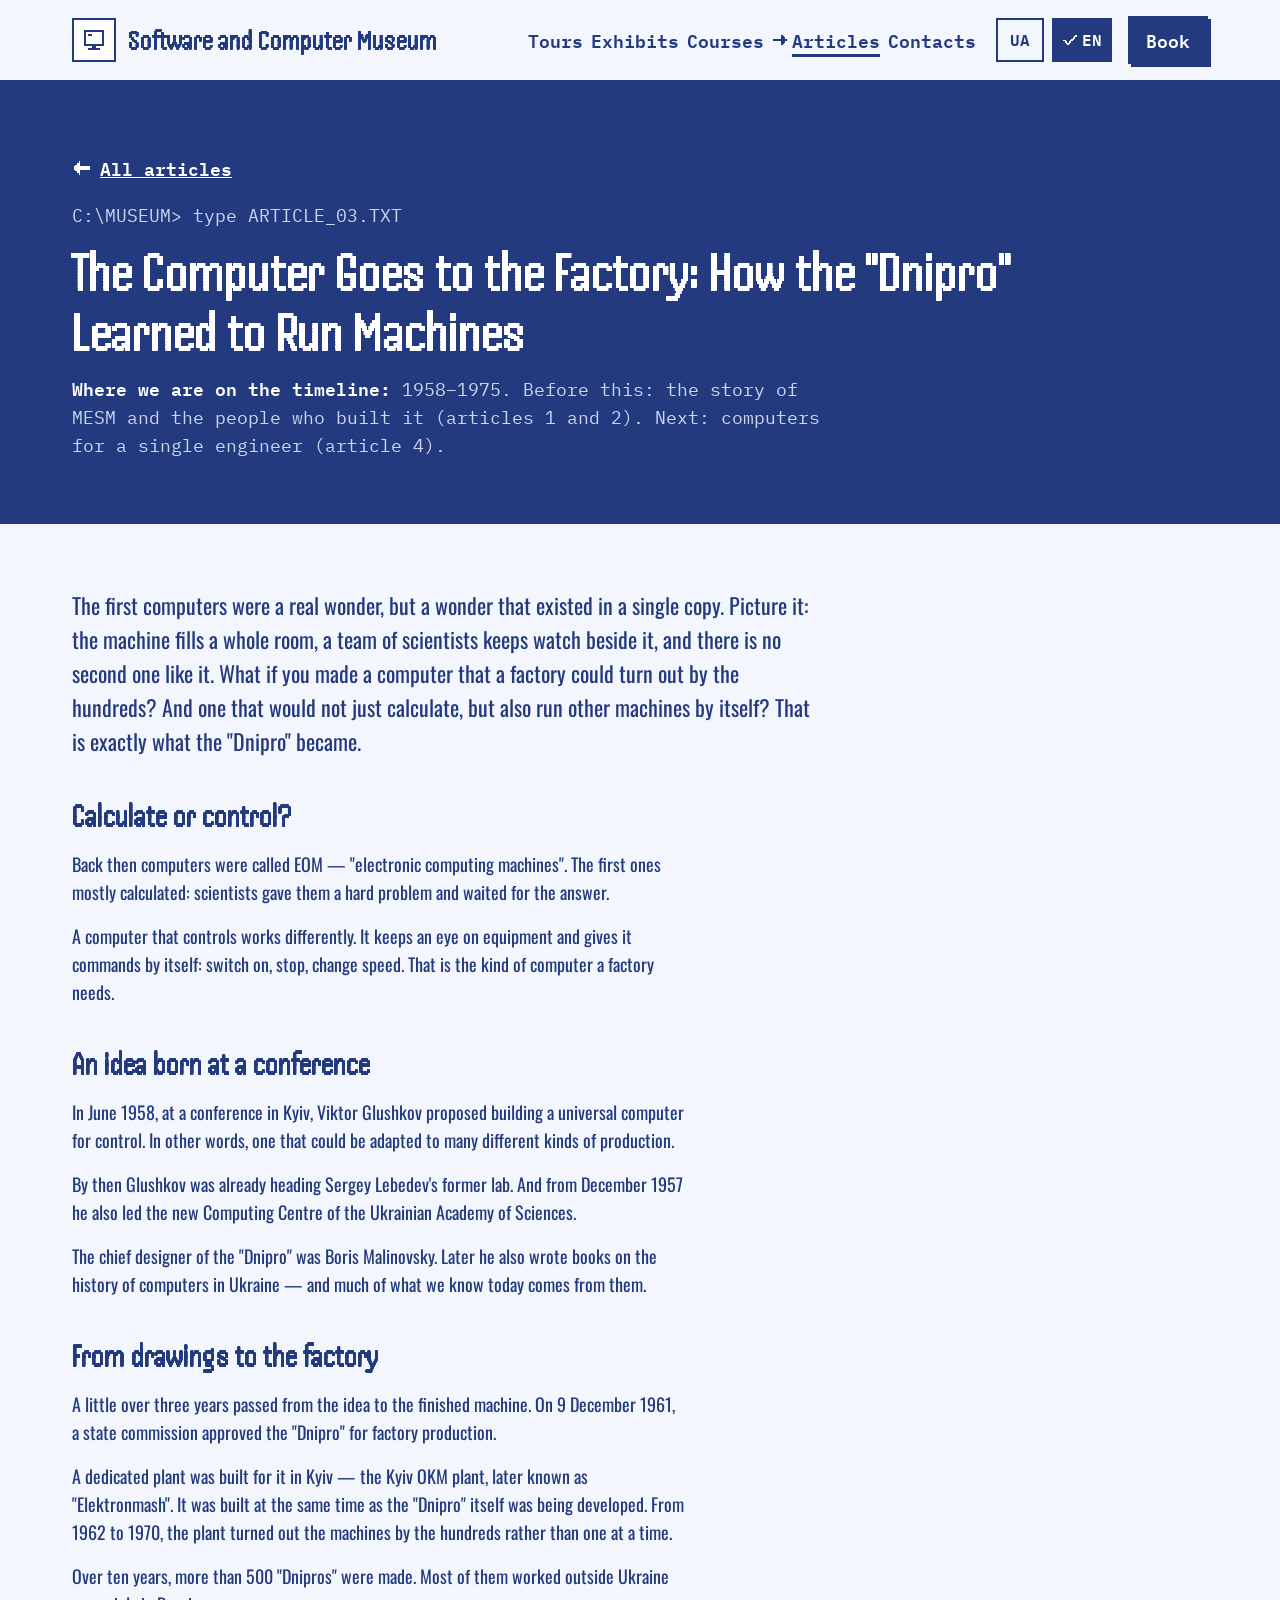
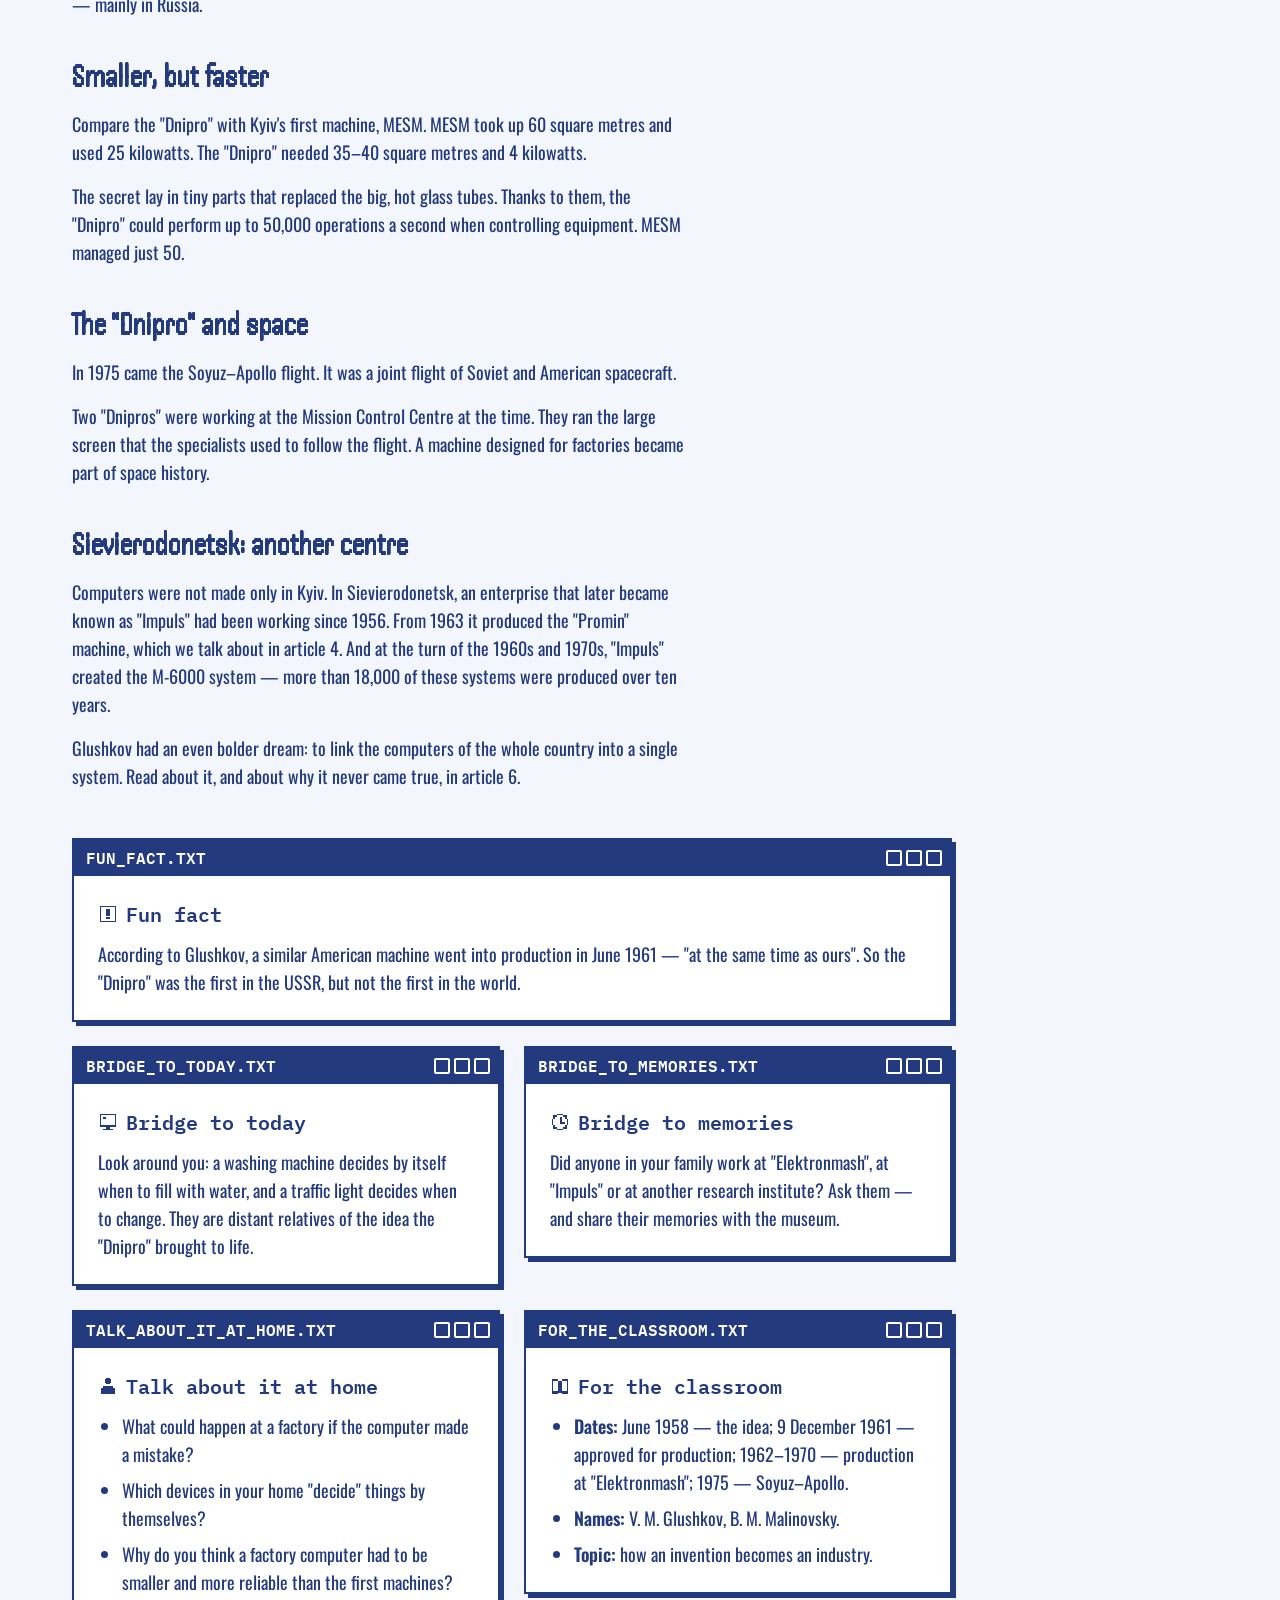
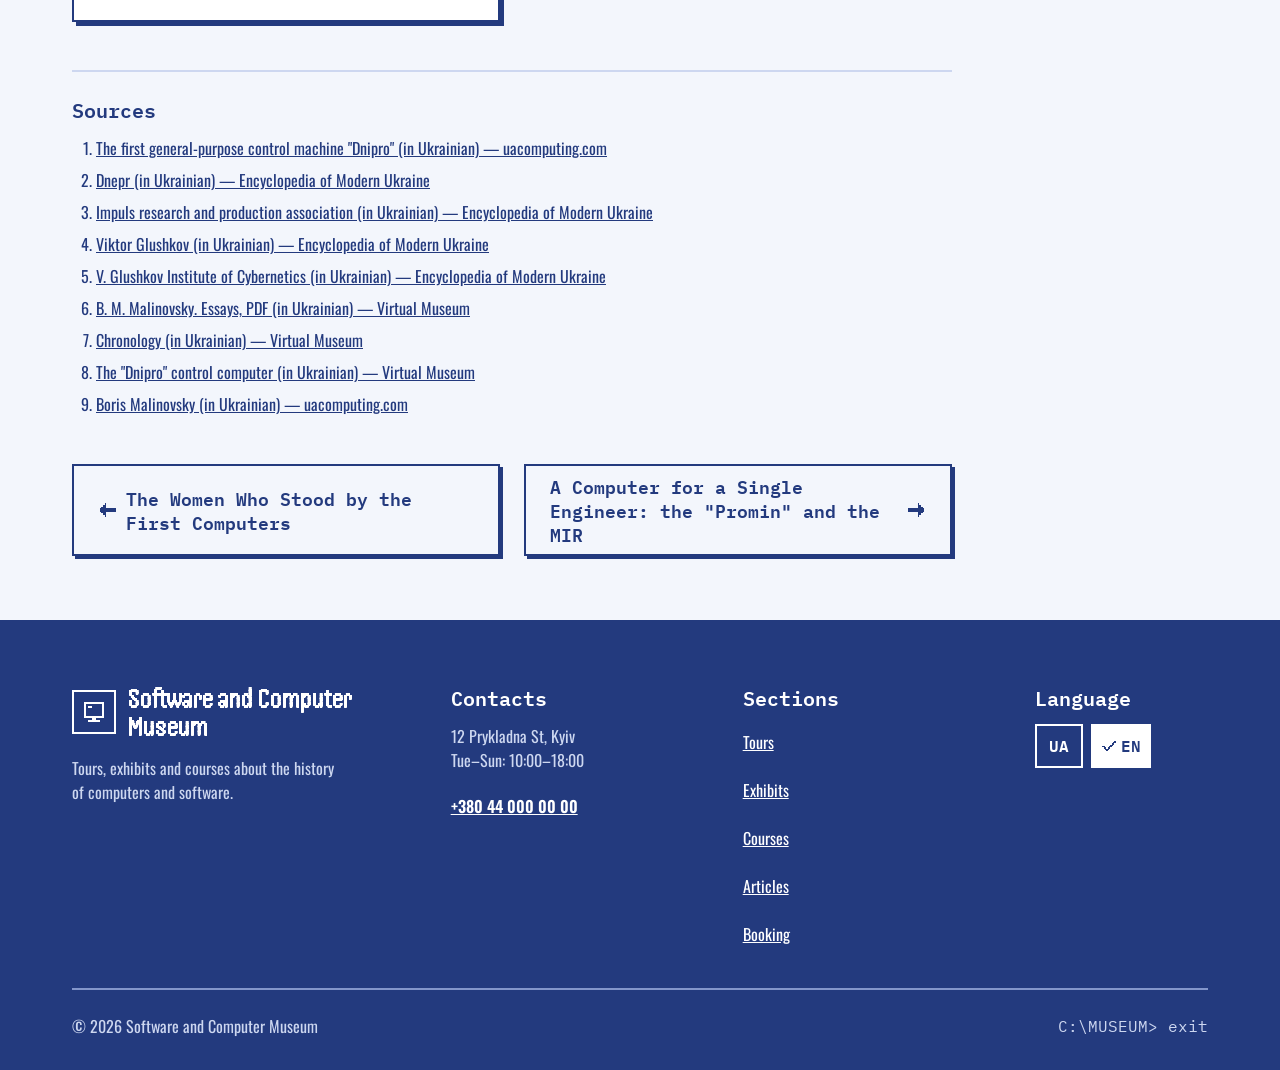
<file: articles/en/03-kompyuter-ide-na-zavod.html>
<!doctype html>
<html lang="en" data-page-lang="en">
<head>
  <meta charset="utf-8">
  <meta name="viewport" content="width=device-width, initial-scale=1">
  <title>The Computer Goes to the Factory: How the &quot;Dnipro&quot; Learned to Run Machines — Software and Computer Museum</title>
  <meta name="description" content="The first computers were a real wonder, but a wonder that existed in a single copy. Picture it: the machine fills a whole room, a team of scientists keeps watch beside it, and there is no second one like it. What if you made a computer that a factory could turn out by the hundreds? And one that would not just calculate, but also run other machines by itself? That is exactly what the &quot;Dnipro&quot; became.">
  <link rel="alternate" hreflang="uk" href="../03-kompyuter-ide-na-zavod.html">
  <link rel="alternate" hreflang="en" href="03-kompyuter-ide-na-zavod.html">
  <link rel="stylesheet" href="../../assets/css/fonts.css">
  <link rel="stylesheet" href="../../assets/css/tokens.css">
  <link rel="stylesheet" href="../../assets/css/site.css">
</head>
<body id="top">
<!-- Згенеровано tools/build-articles.js — не редагуйте вручну, змінюйте .md-файли в articles/ -->

<svg width="0" height="0" style="position: absolute;" aria-hidden="true" focusable="false">
  <symbol id="ic-monitor" viewBox="0 0 12 12"><path fill-rule="evenodd" shape-rendering="crispEdges" d="M1 1h10v8H1zM2 2v6h8V2zM3 3h2v1H3zM5 9h2v1H5zM3 10h6v1H3z"/></symbol>
  <symbol id="ic-floppy" viewBox="0 0 12 12"><path fill-rule="evenodd" shape-rendering="crispEdges" d="M1 1h9v1h1v9H1zM3 1h5v3H3zM6 2h1v1H6zM3 6h6v4H3z"/></symbol>
  <symbol id="ic-clock" viewBox="0 0 12 12"><path fill-rule="evenodd" shape-rendering="crispEdges" d="M4 1h4v1h2v2h1v4h-1v2H8v1H4v-1H2V8H1V4h1V2h2zM4 2h4v1h1v1h1v4H9v1H8v1H4V9H3V8H2V4h1V3h1zM6 3h1v3h2v1H6z"/></symbol>
  <symbol id="ic-person" viewBox="0 0 12 12"><path fill-rule="evenodd" shape-rendering="crispEdges" d="M5 1h2v1h1v2H7v1H5V4H4V2h1zM3 6h6v1h1v4H2V7h1z"/></symbol>
  <symbol id="ic-ticket" viewBox="0 0 12 12"><path fill-rule="evenodd" shape-rendering="crispEdges" d="M1 3h10v2h-1v2h1v2H1V7h1V5H1zM6 4h1v1H6zM6 7h1v1H6z"/></symbol>
  <symbol id="ic-calendar" viewBox="0 0 12 12"><path fill-rule="evenodd" shape-rendering="crispEdges" d="M1 2h10v9H1zM2 5h8v5H2zM3 1h1v1H3zM8 1h1v1H8zM3 6h2v2H3z"/></symbol>
  <symbol id="ic-arrow-right" viewBox="0 0 12 12"><path shape-rendering="crispEdges" d="M1 5h6V2h1v1h1v1h1v1h1v2h-1v1H9v1H8v1H7V7H1z"/></symbol>
  <symbol id="ic-arrow-down" viewBox="0 0 12 12"><path shape-rendering="crispEdges" d="M5 1V7H2v1h1v1h1v1h1v1h2v-1h1V9h1V8h1V7H7V1z"/></symbol>
  <symbol id="ic-check" viewBox="0 0 12 12"><path shape-rendering="crispEdges" d="M1 6h2v1h1v1h1V7h1V6h1V5h1V4h1V3h1V2h1v2h-1v1H9v1H8v1H7v1H6v1H5v1H4V9H3V8H2V7H1z"/></symbol>
  <symbol id="ic-alert" viewBox="0 0 12 12"><path fill-rule="evenodd" shape-rendering="crispEdges" d="M1 1h10v10H1zM2 2v8h8V2zM5 3h2v4H5zM5 8h2v1H5z"/></symbol>
  <symbol id="ic-phone" viewBox="0 0 12 12"><path fill-rule="evenodd" shape-rendering="crispEdges" d="M2 1h3v3H4v2h1v1h1v1h2V7h3v3h-1v1H7v-1H5V9H4V8H3V6H2V4H1V2h1z"/></symbol>
  <symbol id="ic-pin" viewBox="0 0 12 12"><path fill-rule="evenodd" shape-rendering="crispEdges" d="M4 1h4v1h1v1h1v4H9v1H8v1H7v2H5V9H4V8H3V7H2V3h1V2h1zM5 3h2v2H5z"/></symbol>
  <symbol id="ic-book" viewBox="0 0 12 12"><path fill-rule="evenodd" shape-rendering="crispEdges" d="M1 2h4v1h2V2h4v9H7v-1H5v1H1zM2 3h3v6H2zM7 3h3v6H7z"/></symbol>
  <symbol id="ic-menu" viewBox="0 0 12 12"><path shape-rendering="crispEdges" d="M1 2h10v2H1zM1 5h10v2H1zM1 8h10v2H1z"/></symbol>
  <symbol id="ic-close" viewBox="0 0 12 12"><path shape-rendering="crispEdges" d="M1 1h2v1h1v1h1v1h2V3h1V2h1V1h2v2h-1v1H9v1H8v2h1v1h1v1h1v2H9v-1H8V9H7V8H5v1H4v1H3v1H1V9h1V8h1V7h1V5H3V4H2V3H1z"/></symbol>
</svg>

<a class="skip" href="#main" data-i18n="k1">Skip to main content</a>

<header class="hdr">
  <div class="wrap hdr-bar">
    <a class="logo hdr-logo" href="../../index.html?lang=en" data-i18n-attr="aria-label:k2" aria-label="Software and Computer Museum — back to top">
      <span class="logo-box"><svg class="ic i-l" aria-hidden="true"><use href="#ic-monitor"/></svg></span>
      <span class="disp logo-name">Software and Computer Museum</span>
    </a>
    <nav class="nav" data-i18n-attr="aria-label:k4" aria-label="Page sections">
      <a class="nl" href="../../index.html?lang=en#tours"><svg class="ic i-s" aria-hidden="true"><use href="#ic-arrow-right"/></svg><span data-i18n="k5">Tours</span></a>
      <a class="nl" href="../../index.html?lang=en#exhibits"><svg class="ic i-s" aria-hidden="true"><use href="#ic-arrow-right"/></svg><span data-i18n="k6">Exhibits</span></a>
      <a class="nl" href="../../index.html?lang=en#courses"><svg class="ic i-s" aria-hidden="true"><use href="#ic-arrow-right"/></svg><span data-i18n="k7">Courses</span></a>
      <a class="nl" href="../../articles-en.html" aria-current="page" data-href-uk="../../articles.html" data-href-en="../../articles-en.html"><svg class="ic i-s" aria-hidden="true"><use href="#ic-arrow-right"/></svg><span data-i18n="k148">Articles</span></a>
      <a class="nl" href="../../index.html?lang=en#contacts"><svg class="ic i-s" aria-hidden="true"><use href="#ic-arrow-right"/></svg><span data-i18n="k8">Contacts</span></a>
    </nav>
    <div class="hdr-actions">
      <div class="langs" role="group" data-i18n-attr="aria-label:k9" aria-label="Site language">
        <button type="button" class="lang" data-lang="uk" aria-pressed="false" data-i18n-attr="aria-label:k10" aria-label="UA — Ukrainian"><svg class="ic i-s" aria-hidden="true"><use href="#ic-check"/></svg>UA</button>
        <button type="button" class="lang" data-lang="en" lang="en" aria-pressed="true" data-i18n-attr="aria-label:k12" aria-label="EN — English"><svg class="ic i-s" aria-hidden="true"><use href="#ic-check"/></svg>EN</button>
      </div>
      <a class="btn" href="../../index.html?lang=en#booking" data-i18n="k14">Book</a>
    </div>
    <button type="button" class="btn btn-ghost burger" aria-expanded="false" aria-controls="mobile-menu">
      <span class="burger-closed" style="display: inline-flex; align-items: center; gap: var(--space-2);"><svg class="ic i-l" aria-hidden="true"><use href="#ic-menu"/></svg><span data-i18n="k15">Menu</span></span>
      <span class="burger-open" style="display: inline-flex; align-items: center; gap: var(--space-2);" hidden><svg class="ic i-l" aria-hidden="true"><use href="#ic-close"/></svg><span class="sr-only" data-i18n="k16">Close</span></span>
    </button>
  </div>
  <div class="wrap mmenu" id="mobile-menu" hidden>
    <nav class="mnav" data-i18n-attr="aria-label:k17" aria-label="Page sections (mobile menu)">
      <a class="ml" href="../../index.html?lang=en#tours"><span data-i18n="k5">Tours</span><svg class="ic i-m go" aria-hidden="true"><use href="#ic-arrow-right"/></svg><span class="here" aria-hidden="true"><svg class="ic i-s"><use href="#ic-check"/></svg><span data-i18n="k18">you are here</span></span></a>
      <a class="ml" href="../../index.html?lang=en#exhibits"><span data-i18n="k6">Exhibits</span><svg class="ic i-m go" aria-hidden="true"><use href="#ic-arrow-right"/></svg><span class="here" aria-hidden="true"><svg class="ic i-s"><use href="#ic-check"/></svg><span data-i18n="k18">you are here</span></span></a>
      <a class="ml" href="../../index.html?lang=en#courses"><span data-i18n="k7">Courses</span><svg class="ic i-m go" aria-hidden="true"><use href="#ic-arrow-right"/></svg><span class="here" aria-hidden="true"><svg class="ic i-s"><use href="#ic-check"/></svg><span data-i18n="k18">you are here</span></span></a>
      <a class="ml" href="../../articles-en.html" aria-current="page" data-href-uk="../../articles.html" data-href-en="../../articles-en.html"><span data-i18n="k148">Articles</span><svg class="ic i-m go" aria-hidden="true"><use href="#ic-arrow-right"/></svg><span class="here" aria-hidden="true"><svg class="ic i-s"><use href="#ic-check"/></svg><span data-i18n="k18">you are here</span></span></a>
      <a class="ml" href="../../index.html?lang=en#contacts"><span data-i18n="k8">Contacts</span><svg class="ic i-m go" aria-hidden="true"><use href="#ic-arrow-right"/></svg><span class="here" aria-hidden="true"><svg class="ic i-s"><use href="#ic-check"/></svg><span data-i18n="k18">you are here</span></span></a>
    </nav>
    <div class="mmenu-actions">
      <div class="langs" role="group" data-i18n-attr="aria-label:k9" aria-label="Site language">
        <button type="button" class="lang" data-lang="uk" aria-pressed="false" data-i18n-attr="aria-label:k10" aria-label="UA — Ukrainian"><svg class="ic i-s" aria-hidden="true"><use href="#ic-check"/></svg>UA</button>
        <button type="button" class="lang" data-lang="en" lang="en" aria-pressed="true" data-i18n-attr="aria-label:k12" aria-label="EN — English"><svg class="ic i-s" aria-hidden="true"><use href="#ic-check"/></svg>EN</button>
      </div>
      <a class="btn" href="../../index.html?lang=en#booking" data-close-menu data-i18n="k14">Book</a>
    </div>
  </div>
</header>

<main id="main">

<section class="art-head" data-theme="dark" aria-labelledby="art-title">
  <div class="wrap">
    <div class="sec-head">
      <a class="back" href="../../articles-en.html"><svg class="ic i-m" aria-hidden="true"><use href="#ic-arrow-right"/></svg><span>All articles</span></a>
      <p class="mono prompt" aria-hidden="true">C:\MUSEUM&gt; type ARTICLE_03.TXT</p>
      <h1 id="art-title" class="disp h2">The Computer Goes to the Factory: How the &quot;Dnipro&quot; Learned to Run Machines</h1>
      <p class="timeline"><strong>Where we are on the timeline:</strong> 1958–1975. Before this: the story of MESM and the people who built it (articles 1 and 2). Next: computers for a single engineer (article 4).</p>
    </div>
  </div>
</section>

<section class="sec">
  <div class="wrap">
    <div class="art">
      <article class="prose">
        <p>The first computers were a real wonder, but a wonder that existed in a single copy. Picture it: the machine fills a whole room, a team of scientists keeps watch beside it, and there is no second one like it. What if you made a computer that a factory could turn out by the hundreds? And one that would not just calculate, but also run other machines by itself? That is exactly what the &quot;Dnipro&quot; became.</p>
        <h2>Calculate or control?</h2>
        <p>Back then computers were called EOM — &quot;electronic computing machines&quot;. The first ones mostly calculated: scientists gave them a hard problem and waited for the answer.</p>
        <p>A computer that controls works differently. It keeps an eye on equipment and gives it commands by itself: switch on, stop, change speed. That is the kind of computer a factory needs.</p>
        <h2>An idea born at a conference</h2>
        <p>In June 1958, at a conference in Kyiv, Viktor Glushkov proposed building a universal computer for control. In other words, one that could be adapted to many different kinds of production.</p>
        <p>By then Glushkov was already heading Sergey Lebedev's former lab. And from December 1957 he also led the new Computing Centre of the Ukrainian Academy of Sciences.</p>
        <p>The chief designer of the &quot;Dnipro&quot; was Boris Malinovsky. Later he also wrote books on the history of computers in Ukraine — and much of what we know today comes from them.</p>
        <h2>From drawings to the factory</h2>
        <p>A little over three years passed from the idea to the finished machine. On 9 December 1961, a state commission approved the &quot;Dnipro&quot; for factory production.</p>
        <p>A dedicated plant was built for it in Kyiv — the Kyiv OKM plant, later known as &quot;Elektronmash&quot;. It was built at the same time as the &quot;Dnipro&quot; itself was being developed. From 1962 to 1970, the plant turned out the machines by the hundreds rather than one at a time.</p>
        <p>Over ten years, more than 500 &quot;Dnipros&quot; were made. Most of them worked outside Ukraine — mainly in Russia.</p>
        <h2>Smaller, but faster</h2>
        <p>Compare the &quot;Dnipro&quot; with Kyiv's first machine, MESM. MESM took up 60 square metres and used 25 kilowatts. The &quot;Dnipro&quot; needed 35–40 square metres and 4 kilowatts.</p>
        <p>The secret lay in tiny parts that replaced the big, hot glass tubes. Thanks to them, the &quot;Dnipro&quot; could perform up to 50,000 operations a second when controlling equipment. MESM managed just 50.</p>
        <h2>The &quot;Dnipro&quot; and space</h2>
        <p>In 1975 came the Soyuz–Apollo flight. It was a joint flight of Soviet and American spacecraft.</p>
        <p>Two &quot;Dnipros&quot; were working at the Mission Control Centre at the time. They ran the large screen that the specialists used to follow the flight. A machine designed for factories became part of space history.</p>
        <h2>Sievierodonetsk: another centre</h2>
        <p>Computers were not made only in Kyiv. In Sievierodonetsk, an enterprise that later became known as &quot;Impuls&quot; had been working since 1956. From 1963 it produced the &quot;Promin&quot; machine, which we talk about in article 4. And at the turn of the 1960s and 1970s, &quot;Impuls&quot; created the M-6000 system — more than 18,000 of these systems were produced over ten years.</p>
        <p>Glushkov had an even bolder dream: to link the computers of the whole country into a single system. Read about it, and about why it never came true, in article 6.</p>
      </article>

      <div class="notes">
      <aside class="win note" aria-label="Fun fact">
        <div class="wtitle" aria-hidden="true"><span>FUN_FACT.TXT</span><span class="wctl"><span></span><span></span><span></span></span></div>
        <div class="winbody">
          <h2 class="h4"><svg class="ic i-m" aria-hidden="true"><use href="#ic-alert"/></svg>Fun fact</h2>
          <p>According to Glushkov, a similar American machine went into production in June 1961 — &quot;at the same time as ours&quot;. So the &quot;Dnipro&quot; was the first in the USSR, but not the first in the world.</p>
        </div>
      </aside>
      <aside class="win note" aria-label="Bridge to today">
        <div class="wtitle" aria-hidden="true"><span>BRIDGE_TO_TODAY.TXT</span><span class="wctl"><span></span><span></span><span></span></span></div>
        <div class="winbody">
          <h2 class="h4"><svg class="ic i-m" aria-hidden="true"><use href="#ic-monitor"/></svg>Bridge to today</h2>
          <p>Look around you: a washing machine decides by itself when to fill with water, and a traffic light decides when to change. They are distant relatives of the idea the &quot;Dnipro&quot; brought to life.</p>
        </div>
      </aside>
      <aside class="win note" aria-label="Bridge to memories">
        <div class="wtitle" aria-hidden="true"><span>BRIDGE_TO_MEMORIES.TXT</span><span class="wctl"><span></span><span></span><span></span></span></div>
        <div class="winbody">
          <h2 class="h4"><svg class="ic i-m" aria-hidden="true"><use href="#ic-clock"/></svg>Bridge to memories</h2>
          <p>Did anyone in your family work at &quot;Elektronmash&quot;, at &quot;Impuls&quot; or at another research institute? Ask them — and share their memories with the museum.</p>
        </div>
      </aside>
      <aside class="win note" aria-label="Talk about it at home">
        <div class="wtitle" aria-hidden="true"><span>TALK_ABOUT_IT_AT_HOME.TXT</span><span class="wctl"><span></span><span></span><span></span></span></div>
        <div class="winbody">
          <h2 class="h4"><svg class="ic i-m" aria-hidden="true"><use href="#ic-person"/></svg>Talk about it at home</h2>
          <ul>
  <li>What could happen at a factory if the computer made a mistake?</li>
  <li>Which devices in your home &quot;decide&quot; things by themselves?</li>
  <li>Why do you think a factory computer had to be smaller and more reliable than the first machines?</li>
</ul>
        </div>
      </aside>
      <aside class="win note" aria-label="For the classroom">
        <div class="wtitle" aria-hidden="true"><span>FOR_THE_CLASSROOM.TXT</span><span class="wctl"><span></span><span></span><span></span></span></div>
        <div class="winbody">
          <h2 class="h4"><svg class="ic i-m" aria-hidden="true"><use href="#ic-book"/></svg>For the classroom</h2>
          <ul>
  <li><strong>Dates:</strong> June 1958 — the idea; 9 December 1961 — approved for production; 1962–1970 — production at &quot;Elektronmash&quot;; 1975 — Soyuz–Apollo.</li>
  <li><strong>Names:</strong> V. M. Glushkov, B. M. Malinovsky.</li>
  <li><strong>Topic:</strong> how an invention becomes an industry.</li>
</ul>
        </div>
      </aside>
      </div>

      <section class="sources" aria-labelledby="sources-title">
        <h2 id="sources-title" class="h4">Sources</h2>
        <ol>
  <li><a href="https://uacomputing.com/stories/dnepr/">The first general-purpose control machine &quot;Dnipro&quot; (in Ukrainian) — uacomputing.com</a></li>
  <li><a href="https://esu.com.ua/article-22150">Dnepr (in Ukrainian) — Encyclopedia of Modern Ukraine</a></li>
  <li><a href="https://esu.com.ua/article-13280">Impuls research and production association (in Ukrainian) — Encyclopedia of Modern Ukraine</a></li>
  <li><a href="https://esu.com.ua/article-30542">Viktor Glushkov (in Ukrainian) — Encyclopedia of Modern Ukraine</a></li>
  <li><a href="https://esu.com.ua/article-6746">V. Glushkov Institute of Cybernetics (in Ukrainian) — Encyclopedia of Modern Ukraine</a></li>
  <li><a href="https://www.icfcst.kiev.ua/MUSEUM/TXT/MalinovskyEssays_ukr.pdf">B. M. Malinovsky. Essays, PDF (in Ukrainian) — Virtual Museum</a></li>
  <li><a href="https://icfcst.kiev.ua/MUSEUM/ukrchronology_u.html">Chronology (in Ukrainian) — Virtual Museum</a></li>
  <li><a href="https://www.icfcst.kiev.ua/MUSEUM/GL_HALL2/COMPUTERS/Dnepr_printed_u.html">The &quot;Dnipro&quot; control computer (in Ukrainian) — Virtual Museum</a></li>
  <li><a href="https://uacomputing.com/persons/malinovsky/">Boris Malinovsky (in Ukrainian) — uacomputing.com</a></li>
</ol>
      </section>

      <nav class="pager" aria-label="Other articles">
        <a class="btn btn-ghost prev" href="02-zhinky-bilya-pershykh-kompyuteriv.html"><svg class="ic i-m" aria-hidden="true"><use href="#ic-arrow-right"/></svg><span>The Women Who Stood by the First Computers</span></a>
        <a class="btn btn-ghost next" href="04-kompyuter-dlya-odnoho-inzhenera.html"><span>A Computer for a Single Engineer: the &quot;Promin&quot; and the MIR</span><svg class="ic i-m" aria-hidden="true"><use href="#ic-arrow-right"/></svg></a>
      </nav>
    </div>
  </div>
</section>

</main>

<footer class="ftr" data-theme="dark">
  <div class="wrap ftr-inner">
    <div class="ftr-grid">
      <div class="ftr-col ftr-about">
        <a class="logo" href="../../index.html?lang=en" data-i18n-attr="aria-label:k2" aria-label="Software and Computer Museum — back to top">
          <span class="logo-box"><svg class="ic i-l" aria-hidden="true"><use href="#ic-monitor"/></svg></span>
          <span class="disp logo-name">Software and Computer Museum</span>
        </a>
        <p class="caption muted" data-i18n="k139">Tours, exhibits and courses about the history of computers and software.</p>
      </div>
      <div class="ftr-col">
        <p class="h4" data-i18n="k8">Contacts</p>
        <p class="caption muted"><span data-i18n="k131">12 Prykladna St, Kyiv</span><br><span data-i18n="k133">Tue–Sun: 10:00–18:00</span></p>
        <a class="ftr-link" href="tel:+380440000000" style="font-weight: 600;" data-i18n-attr="aria-label:k122" aria-label="Call the museum: +380 44 000 00 00">+380 44 000 00 00</a>
      </div>
      <nav class="ftr-col ftr-nav" data-i18n-attr="aria-label:k140" aria-label="Page sections (footer)">
        <p class="h4" data-i18n="k141">Sections</p>
        <a class="ftr-link" href="../../index.html?lang=en#tours" data-i18n="k5">Tours</a>
        <a class="ftr-link" href="../../index.html?lang=en#exhibits" data-i18n="k6">Exhibits</a>
        <a class="ftr-link" href="../../index.html?lang=en#courses" data-i18n="k7">Courses</a>
        <a class="ftr-link" href="../../articles-en.html" data-href-uk="../../articles.html" data-href-en="../../articles-en.html" data-i18n="k148">Articles</a>
        <a class="ftr-link" href="../../index.html?lang=en#booking" data-i18n="k142">Booking</a>
      </nav>
      <div class="ftr-col">
        <p class="h4" data-i18n="k143">Language</p>
        <div class="langs" role="group" data-i18n-attr="aria-label:k9" aria-label="Site language">
          <button type="button" class="lang" data-lang="uk" aria-pressed="false" data-i18n-attr="aria-label:k10" aria-label="UA — Ukrainian"><svg class="ic i-s" aria-hidden="true"><use href="#ic-check"/></svg>UA</button>
          <button type="button" class="lang" data-lang="en" lang="en" aria-pressed="true" data-i18n-attr="aria-label:k12" aria-label="EN — English"><svg class="ic i-s" aria-hidden="true"><use href="#ic-check"/></svg>EN</button>
        </div>
      </div>
    </div>
    <div class="ftr-bottom">
      <p class="caption muted" data-i18n="k144">© 2026 Software and Computer Museum</p>
      <p class="mono muted" style="margin: 0;" aria-hidden="true" data-i18n="k145">C:\MUSEUM&gt; exit</p>
    </div>
  </div>
</footer>

<script src="../../assets/js/content.uk.js"></script>
<script src="../../assets/js/content.en.js"></script>
<script src="../../assets/js/app.js"></script>
</body>
</html>
</file>
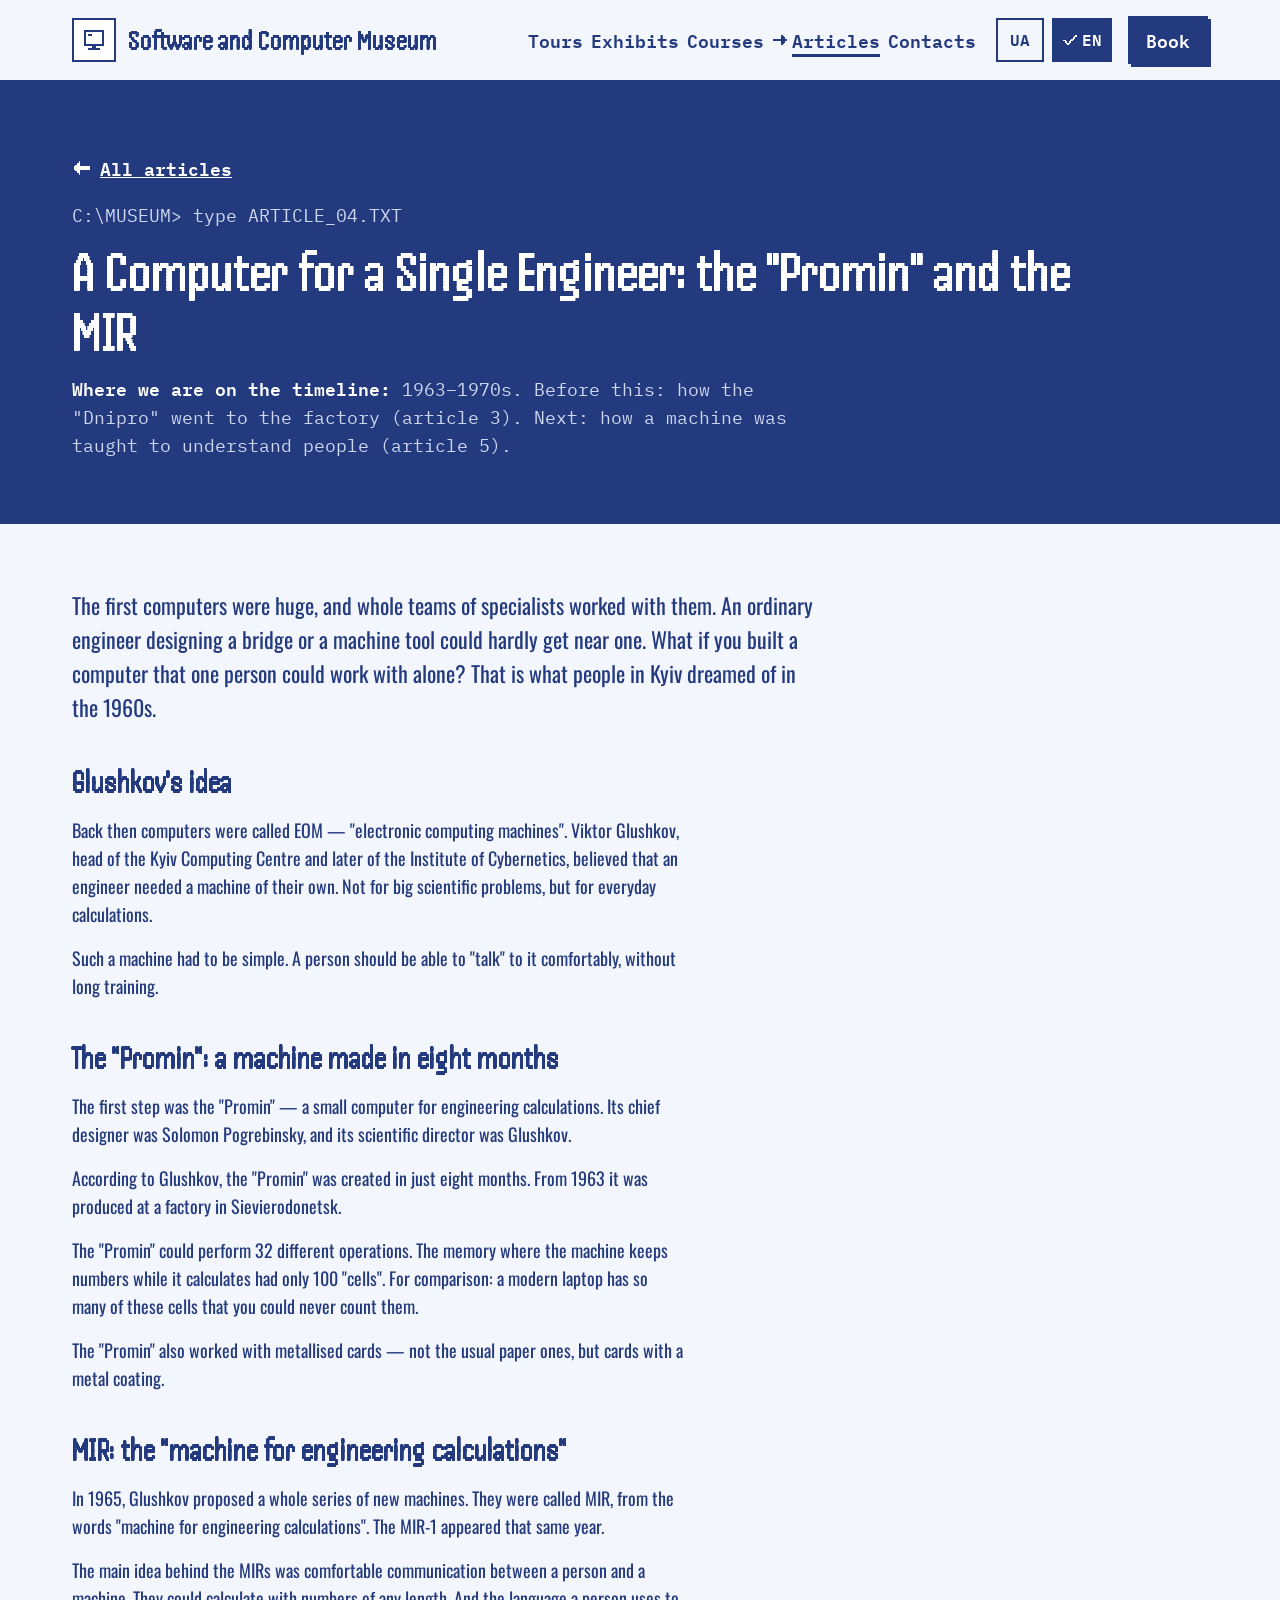
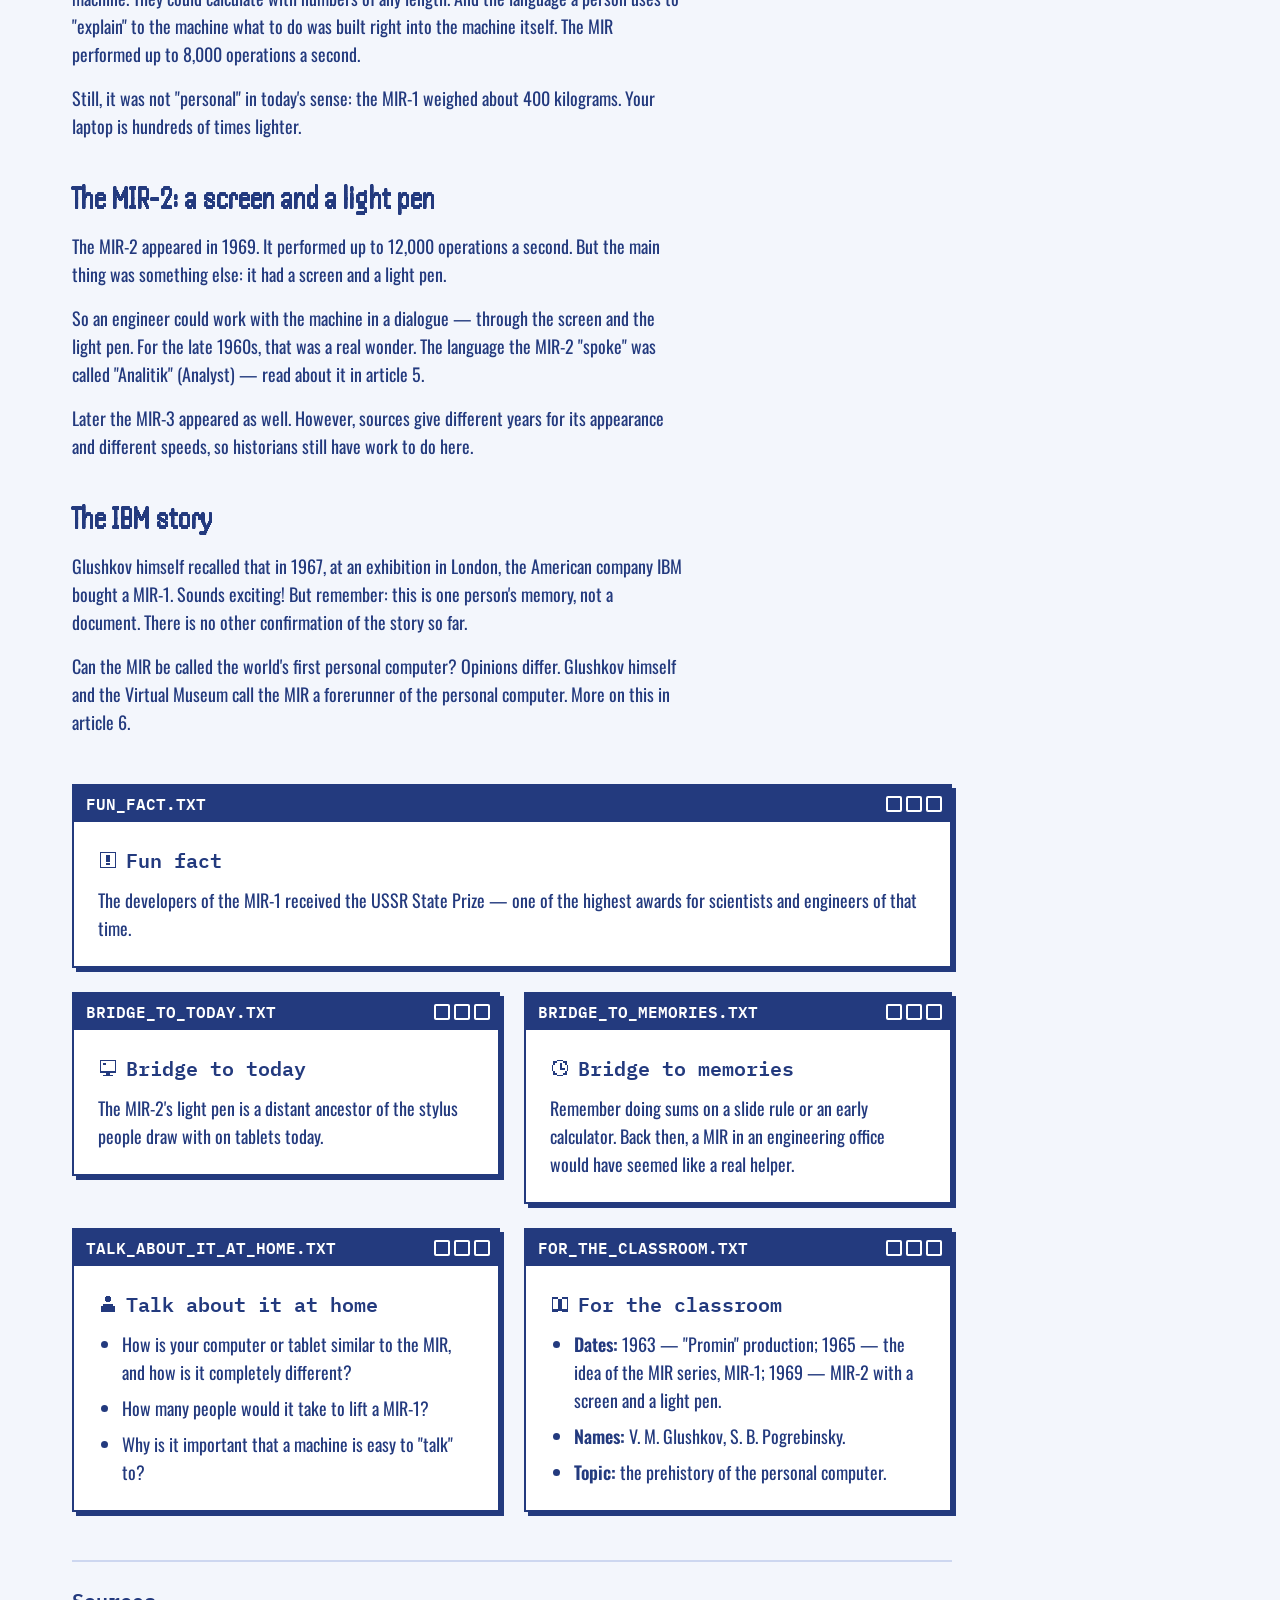
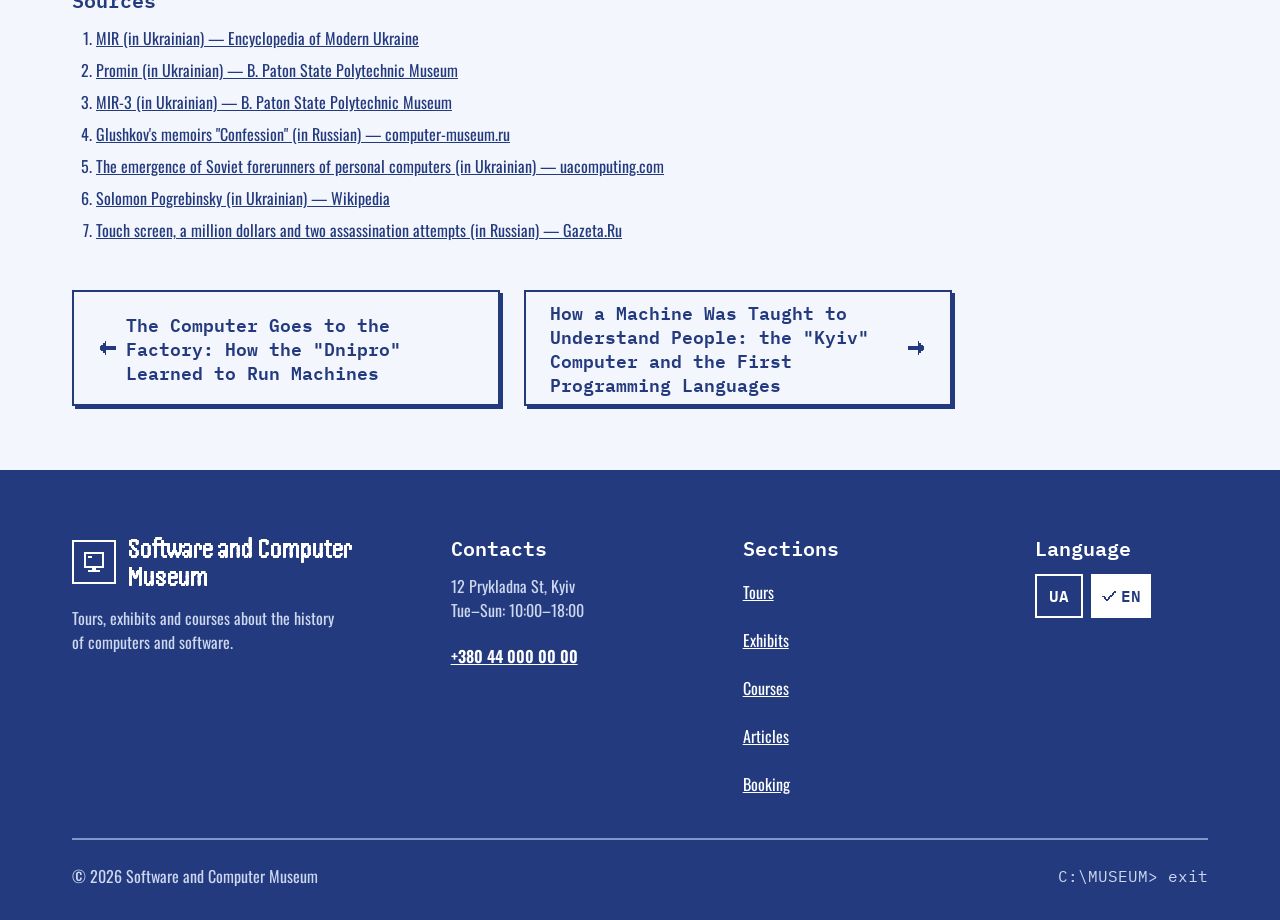
<file: articles/en/04-kompyuter-dlya-odnoho-inzhenera.html>
<!doctype html>
<html lang="en" data-page-lang="en">
<head>
  <meta charset="utf-8">
  <meta name="viewport" content="width=device-width, initial-scale=1">
  <title>A Computer for a Single Engineer: the &quot;Promin&quot; and the MIR — Software and Computer Museum</title>
  <meta name="description" content="The first computers were huge, and whole teams of specialists worked with them. An ordinary engineer designing a bridge or a machine tool could hardly get near one. What if you built a computer that one person could work with alone? That is what people in Kyiv dreamed of in the 1960s.">
  <link rel="alternate" hreflang="uk" href="../04-kompyuter-dlya-odnoho-inzhenera.html">
  <link rel="alternate" hreflang="en" href="04-kompyuter-dlya-odnoho-inzhenera.html">
  <link rel="stylesheet" href="../../assets/css/fonts.css">
  <link rel="stylesheet" href="../../assets/css/tokens.css">
  <link rel="stylesheet" href="../../assets/css/site.css">
</head>
<body id="top">
<!-- Згенеровано tools/build-articles.js — не редагуйте вручну, змінюйте .md-файли в articles/ -->

<svg width="0" height="0" style="position: absolute;" aria-hidden="true" focusable="false">
  <symbol id="ic-monitor" viewBox="0 0 12 12"><path fill-rule="evenodd" shape-rendering="crispEdges" d="M1 1h10v8H1zM2 2v6h8V2zM3 3h2v1H3zM5 9h2v1H5zM3 10h6v1H3z"/></symbol>
  <symbol id="ic-floppy" viewBox="0 0 12 12"><path fill-rule="evenodd" shape-rendering="crispEdges" d="M1 1h9v1h1v9H1zM3 1h5v3H3zM6 2h1v1H6zM3 6h6v4H3z"/></symbol>
  <symbol id="ic-clock" viewBox="0 0 12 12"><path fill-rule="evenodd" shape-rendering="crispEdges" d="M4 1h4v1h2v2h1v4h-1v2H8v1H4v-1H2V8H1V4h1V2h2zM4 2h4v1h1v1h1v4H9v1H8v1H4V9H3V8H2V4h1V3h1zM6 3h1v3h2v1H6z"/></symbol>
  <symbol id="ic-person" viewBox="0 0 12 12"><path fill-rule="evenodd" shape-rendering="crispEdges" d="M5 1h2v1h1v2H7v1H5V4H4V2h1zM3 6h6v1h1v4H2V7h1z"/></symbol>
  <symbol id="ic-ticket" viewBox="0 0 12 12"><path fill-rule="evenodd" shape-rendering="crispEdges" d="M1 3h10v2h-1v2h1v2H1V7h1V5H1zM6 4h1v1H6zM6 7h1v1H6z"/></symbol>
  <symbol id="ic-calendar" viewBox="0 0 12 12"><path fill-rule="evenodd" shape-rendering="crispEdges" d="M1 2h10v9H1zM2 5h8v5H2zM3 1h1v1H3zM8 1h1v1H8zM3 6h2v2H3z"/></symbol>
  <symbol id="ic-arrow-right" viewBox="0 0 12 12"><path shape-rendering="crispEdges" d="M1 5h6V2h1v1h1v1h1v1h1v2h-1v1H9v1H8v1H7V7H1z"/></symbol>
  <symbol id="ic-arrow-down" viewBox="0 0 12 12"><path shape-rendering="crispEdges" d="M5 1V7H2v1h1v1h1v1h1v1h2v-1h1V9h1V8h1V7H7V1z"/></symbol>
  <symbol id="ic-check" viewBox="0 0 12 12"><path shape-rendering="crispEdges" d="M1 6h2v1h1v1h1V7h1V6h1V5h1V4h1V3h1V2h1v2h-1v1H9v1H8v1H7v1H6v1H5v1H4V9H3V8H2V7H1z"/></symbol>
  <symbol id="ic-alert" viewBox="0 0 12 12"><path fill-rule="evenodd" shape-rendering="crispEdges" d="M1 1h10v10H1zM2 2v8h8V2zM5 3h2v4H5zM5 8h2v1H5z"/></symbol>
  <symbol id="ic-phone" viewBox="0 0 12 12"><path fill-rule="evenodd" shape-rendering="crispEdges" d="M2 1h3v3H4v2h1v1h1v1h2V7h3v3h-1v1H7v-1H5V9H4V8H3V6H2V4H1V2h1z"/></symbol>
  <symbol id="ic-pin" viewBox="0 0 12 12"><path fill-rule="evenodd" shape-rendering="crispEdges" d="M4 1h4v1h1v1h1v4H9v1H8v1H7v2H5V9H4V8H3V7H2V3h1V2h1zM5 3h2v2H5z"/></symbol>
  <symbol id="ic-book" viewBox="0 0 12 12"><path fill-rule="evenodd" shape-rendering="crispEdges" d="M1 2h4v1h2V2h4v9H7v-1H5v1H1zM2 3h3v6H2zM7 3h3v6H7z"/></symbol>
  <symbol id="ic-menu" viewBox="0 0 12 12"><path shape-rendering="crispEdges" d="M1 2h10v2H1zM1 5h10v2H1zM1 8h10v2H1z"/></symbol>
  <symbol id="ic-close" viewBox="0 0 12 12"><path shape-rendering="crispEdges" d="M1 1h2v1h1v1h1v1h2V3h1V2h1V1h2v2h-1v1H9v1H8v2h1v1h1v1h1v2H9v-1H8V9H7V8H5v1H4v1H3v1H1V9h1V8h1V7h1V5H3V4H2V3H1z"/></symbol>
</svg>

<a class="skip" href="#main" data-i18n="k1">Skip to main content</a>

<header class="hdr">
  <div class="wrap hdr-bar">
    <a class="logo hdr-logo" href="../../index.html?lang=en" data-i18n-attr="aria-label:k2" aria-label="Software and Computer Museum — back to top">
      <span class="logo-box"><svg class="ic i-l" aria-hidden="true"><use href="#ic-monitor"/></svg></span>
      <span class="disp logo-name">Software and Computer Museum</span>
    </a>
    <nav class="nav" data-i18n-attr="aria-label:k4" aria-label="Page sections">
      <a class="nl" href="../../index.html?lang=en#tours"><svg class="ic i-s" aria-hidden="true"><use href="#ic-arrow-right"/></svg><span data-i18n="k5">Tours</span></a>
      <a class="nl" href="../../index.html?lang=en#exhibits"><svg class="ic i-s" aria-hidden="true"><use href="#ic-arrow-right"/></svg><span data-i18n="k6">Exhibits</span></a>
      <a class="nl" href="../../index.html?lang=en#courses"><svg class="ic i-s" aria-hidden="true"><use href="#ic-arrow-right"/></svg><span data-i18n="k7">Courses</span></a>
      <a class="nl" href="../../articles-en.html" aria-current="page" data-href-uk="../../articles.html" data-href-en="../../articles-en.html"><svg class="ic i-s" aria-hidden="true"><use href="#ic-arrow-right"/></svg><span data-i18n="k148">Articles</span></a>
      <a class="nl" href="../../index.html?lang=en#contacts"><svg class="ic i-s" aria-hidden="true"><use href="#ic-arrow-right"/></svg><span data-i18n="k8">Contacts</span></a>
    </nav>
    <div class="hdr-actions">
      <div class="langs" role="group" data-i18n-attr="aria-label:k9" aria-label="Site language">
        <button type="button" class="lang" data-lang="uk" aria-pressed="false" data-i18n-attr="aria-label:k10" aria-label="UA — Ukrainian"><svg class="ic i-s" aria-hidden="true"><use href="#ic-check"/></svg>UA</button>
        <button type="button" class="lang" data-lang="en" lang="en" aria-pressed="true" data-i18n-attr="aria-label:k12" aria-label="EN — English"><svg class="ic i-s" aria-hidden="true"><use href="#ic-check"/></svg>EN</button>
      </div>
      <a class="btn" href="../../index.html?lang=en#booking" data-i18n="k14">Book</a>
    </div>
    <button type="button" class="btn btn-ghost burger" aria-expanded="false" aria-controls="mobile-menu">
      <span class="burger-closed" style="display: inline-flex; align-items: center; gap: var(--space-2);"><svg class="ic i-l" aria-hidden="true"><use href="#ic-menu"/></svg><span data-i18n="k15">Menu</span></span>
      <span class="burger-open" style="display: inline-flex; align-items: center; gap: var(--space-2);" hidden><svg class="ic i-l" aria-hidden="true"><use href="#ic-close"/></svg><span class="sr-only" data-i18n="k16">Close</span></span>
    </button>
  </div>
  <div class="wrap mmenu" id="mobile-menu" hidden>
    <nav class="mnav" data-i18n-attr="aria-label:k17" aria-label="Page sections (mobile menu)">
      <a class="ml" href="../../index.html?lang=en#tours"><span data-i18n="k5">Tours</span><svg class="ic i-m go" aria-hidden="true"><use href="#ic-arrow-right"/></svg><span class="here" aria-hidden="true"><svg class="ic i-s"><use href="#ic-check"/></svg><span data-i18n="k18">you are here</span></span></a>
      <a class="ml" href="../../index.html?lang=en#exhibits"><span data-i18n="k6">Exhibits</span><svg class="ic i-m go" aria-hidden="true"><use href="#ic-arrow-right"/></svg><span class="here" aria-hidden="true"><svg class="ic i-s"><use href="#ic-check"/></svg><span data-i18n="k18">you are here</span></span></a>
      <a class="ml" href="../../index.html?lang=en#courses"><span data-i18n="k7">Courses</span><svg class="ic i-m go" aria-hidden="true"><use href="#ic-arrow-right"/></svg><span class="here" aria-hidden="true"><svg class="ic i-s"><use href="#ic-check"/></svg><span data-i18n="k18">you are here</span></span></a>
      <a class="ml" href="../../articles-en.html" aria-current="page" data-href-uk="../../articles.html" data-href-en="../../articles-en.html"><span data-i18n="k148">Articles</span><svg class="ic i-m go" aria-hidden="true"><use href="#ic-arrow-right"/></svg><span class="here" aria-hidden="true"><svg class="ic i-s"><use href="#ic-check"/></svg><span data-i18n="k18">you are here</span></span></a>
      <a class="ml" href="../../index.html?lang=en#contacts"><span data-i18n="k8">Contacts</span><svg class="ic i-m go" aria-hidden="true"><use href="#ic-arrow-right"/></svg><span class="here" aria-hidden="true"><svg class="ic i-s"><use href="#ic-check"/></svg><span data-i18n="k18">you are here</span></span></a>
    </nav>
    <div class="mmenu-actions">
      <div class="langs" role="group" data-i18n-attr="aria-label:k9" aria-label="Site language">
        <button type="button" class="lang" data-lang="uk" aria-pressed="false" data-i18n-attr="aria-label:k10" aria-label="UA — Ukrainian"><svg class="ic i-s" aria-hidden="true"><use href="#ic-check"/></svg>UA</button>
        <button type="button" class="lang" data-lang="en" lang="en" aria-pressed="true" data-i18n-attr="aria-label:k12" aria-label="EN — English"><svg class="ic i-s" aria-hidden="true"><use href="#ic-check"/></svg>EN</button>
      </div>
      <a class="btn" href="../../index.html?lang=en#booking" data-close-menu data-i18n="k14">Book</a>
    </div>
  </div>
</header>

<main id="main">

<section class="art-head" data-theme="dark" aria-labelledby="art-title">
  <div class="wrap">
    <div class="sec-head">
      <a class="back" href="../../articles-en.html"><svg class="ic i-m" aria-hidden="true"><use href="#ic-arrow-right"/></svg><span>All articles</span></a>
      <p class="mono prompt" aria-hidden="true">C:\MUSEUM&gt; type ARTICLE_04.TXT</p>
      <h1 id="art-title" class="disp h2">A Computer for a Single Engineer: the &quot;Promin&quot; and the MIR</h1>
      <p class="timeline"><strong>Where we are on the timeline:</strong> 1963–1970s. Before this: how the &quot;Dnipro&quot; went to the factory (article 3). Next: how a machine was taught to understand people (article 5).</p>
    </div>
  </div>
</section>

<section class="sec">
  <div class="wrap">
    <div class="art">
      <article class="prose">
        <p>The first computers were huge, and whole teams of specialists worked with them. An ordinary engineer designing a bridge or a machine tool could hardly get near one. What if you built a computer that one person could work with alone? That is what people in Kyiv dreamed of in the 1960s.</p>
        <h2>Glushkov's idea</h2>
        <p>Back then computers were called EOM — &quot;electronic computing machines&quot;. Viktor Glushkov, head of the Kyiv Computing Centre and later of the Institute of Cybernetics, believed that an engineer needed a machine of their own. Not for big scientific problems, but for everyday calculations.</p>
        <p>Such a machine had to be simple. A person should be able to &quot;talk&quot; to it comfortably, without long training.</p>
        <h2>The &quot;Promin&quot;: a machine made in eight months</h2>
        <p>The first step was the &quot;Promin&quot; — a small computer for engineering calculations. Its chief designer was Solomon Pogrebinsky, and its scientific director was Glushkov.</p>
        <p>According to Glushkov, the &quot;Promin&quot; was created in just eight months. From 1963 it was produced at a factory in Sievierodonetsk.</p>
        <p>The &quot;Promin&quot; could perform 32 different operations. The memory where the machine keeps numbers while it calculates had only 100 &quot;cells&quot;. For comparison: a modern laptop has so many of these cells that you could never count them.</p>
        <p>The &quot;Promin&quot; also worked with metallised cards — not the usual paper ones, but cards with a metal coating.</p>
        <h2>MIR: the &quot;machine for engineering calculations&quot;</h2>
        <p>In 1965, Glushkov proposed a whole series of new machines. They were called MIR, from the words &quot;machine for engineering calculations&quot;. The MIR-1 appeared that same year.</p>
        <p>The main idea behind the MIRs was comfortable communication between a person and a machine. They could calculate with numbers of any length. And the language a person uses to &quot;explain&quot; to the machine what to do was built right into the machine itself. The MIR performed up to 8,000 operations a second.</p>
        <p>Still, it was not &quot;personal&quot; in today's sense: the MIR-1 weighed about 400 kilograms. Your laptop is hundreds of times lighter.</p>
        <h2>The MIR-2: a screen and a light pen</h2>
        <p>The MIR-2 appeared in 1969. It performed up to 12,000 operations a second. But the main thing was something else: it had a screen and a light pen.</p>
        <p>So an engineer could work with the machine in a dialogue — through the screen and the light pen. For the late 1960s, that was a real wonder. The language the MIR-2 &quot;spoke&quot; was called &quot;Analitik&quot; (Analyst) — read about it in article 5.</p>
        <p>Later the MIR-3 appeared as well. However, sources give different years for its appearance and different speeds, so historians still have work to do here.</p>
        <h2>The IBM story</h2>
        <p>Glushkov himself recalled that in 1967, at an exhibition in London, the American company IBM bought a MIR-1. Sounds exciting! But remember: this is one person's memory, not a document. There is no other confirmation of the story so far.</p>
        <p>Can the MIR be called the world's first personal computer? Opinions differ. Glushkov himself and the Virtual Museum call the MIR a forerunner of the personal computer. More on this in article 6.</p>
      </article>

      <div class="notes">
      <aside class="win note" aria-label="Fun fact">
        <div class="wtitle" aria-hidden="true"><span>FUN_FACT.TXT</span><span class="wctl"><span></span><span></span><span></span></span></div>
        <div class="winbody">
          <h2 class="h4"><svg class="ic i-m" aria-hidden="true"><use href="#ic-alert"/></svg>Fun fact</h2>
          <p>The developers of the MIR-1 received the USSR State Prize — one of the highest awards for scientists and engineers of that time.</p>
        </div>
      </aside>
      <aside class="win note" aria-label="Bridge to today">
        <div class="wtitle" aria-hidden="true"><span>BRIDGE_TO_TODAY.TXT</span><span class="wctl"><span></span><span></span><span></span></span></div>
        <div class="winbody">
          <h2 class="h4"><svg class="ic i-m" aria-hidden="true"><use href="#ic-monitor"/></svg>Bridge to today</h2>
          <p>The MIR-2's light pen is a distant ancestor of the stylus people draw with on tablets today.</p>
        </div>
      </aside>
      <aside class="win note" aria-label="Bridge to memories">
        <div class="wtitle" aria-hidden="true"><span>BRIDGE_TO_MEMORIES.TXT</span><span class="wctl"><span></span><span></span><span></span></span></div>
        <div class="winbody">
          <h2 class="h4"><svg class="ic i-m" aria-hidden="true"><use href="#ic-clock"/></svg>Bridge to memories</h2>
          <p>Remember doing sums on a slide rule or an early calculator. Back then, a MIR in an engineering office would have seemed like a real helper.</p>
        </div>
      </aside>
      <aside class="win note" aria-label="Talk about it at home">
        <div class="wtitle" aria-hidden="true"><span>TALK_ABOUT_IT_AT_HOME.TXT</span><span class="wctl"><span></span><span></span><span></span></span></div>
        <div class="winbody">
          <h2 class="h4"><svg class="ic i-m" aria-hidden="true"><use href="#ic-person"/></svg>Talk about it at home</h2>
          <ul>
  <li>How is your computer or tablet similar to the MIR, and how is it completely different?</li>
  <li>How many people would it take to lift a MIR-1?</li>
  <li>Why is it important that a machine is easy to &quot;talk&quot; to?</li>
</ul>
        </div>
      </aside>
      <aside class="win note" aria-label="For the classroom">
        <div class="wtitle" aria-hidden="true"><span>FOR_THE_CLASSROOM.TXT</span><span class="wctl"><span></span><span></span><span></span></span></div>
        <div class="winbody">
          <h2 class="h4"><svg class="ic i-m" aria-hidden="true"><use href="#ic-book"/></svg>For the classroom</h2>
          <ul>
  <li><strong>Dates:</strong> 1963 — &quot;Promin&quot; production; 1965 — the idea of the MIR series, MIR-1; 1969 — MIR-2 with a screen and a light pen.</li>
  <li><strong>Names:</strong> V. M. Glushkov, S. B. Pogrebinsky.</li>
  <li><strong>Topic:</strong> the prehistory of the personal computer.</li>
</ul>
        </div>
      </aside>
      </div>

      <section class="sources" aria-labelledby="sources-title">
        <h2 id="sources-title" class="h4">Sources</h2>
        <ol>
  <li><a href="https://esu.com.ua/article-67803">MIR (in Ukrainian) — Encyclopedia of Modern Ukraine</a></li>
  <li><a href="https://kyiv.ua.museum-digital.org/object/71412">Promin (in Ukrainian) — B. Paton State Polytechnic Museum</a></li>
  <li><a href="https://kyiv.ua.museum-digital.org/object/71424">MIR-3 (in Ukrainian) — B. Paton State Polytechnic Museum</a></li>
  <li><a href="https://www.computer-museum.ru/galglory/glushkov_book_4_2.htm">Glushkov's memoirs &quot;Confession&quot; (in Russian) — computer-museum.ru</a></li>
  <li><a href="https://uacomputing.com/stories/emerging-of-soviet-predecessors-of-personal-computers/">The emergence of Soviet forerunners of personal computers (in Ukrainian) — uacomputing.com</a></li>
  <li><a href="https://uk.wikipedia.org/wiki/%D0%9F%D0%BE%D0%B3%D1%80%D0%B5%D0%B1%D0%B8%D0%BD%D1%81%D1%8C%D0%BA%D0%B8%D0%B9_%D0%A1%D0%BE%D0%BB%D0%BE%D0%BC%D0%BE%D0%BD_%D0%91%D0%B5%D0%BD%D1%96%D0%B0%D0%BC%D1%96%D0%BD%D0%BE%D0%B2%D0%B8%D1%87">Solomon Pogrebinsky (in Ukrainian) — Wikipedia</a></li>
  <li><a href="https://www.gazeta.ru/tech/2023/08/24/17467928.shtml">Touch screen, a million dollars and two assassination attempts (in Russian) — Gazeta.Ru</a></li>
</ol>
      </section>

      <nav class="pager" aria-label="Other articles">
        <a class="btn btn-ghost prev" href="03-kompyuter-ide-na-zavod.html"><svg class="ic i-m" aria-hidden="true"><use href="#ic-arrow-right"/></svg><span>The Computer Goes to the Factory: How the &quot;Dnipro&quot; Learned to Run Machines</span></a>
        <a class="btn btn-ghost next" href="05-yak-navchyly-mashynu-rozumity-lyudynu.html"><span>How a Machine Was Taught to Understand People: the &quot;Kyiv&quot; Computer and the First Programming Languages</span><svg class="ic i-m" aria-hidden="true"><use href="#ic-arrow-right"/></svg></a>
      </nav>
    </div>
  </div>
</section>

</main>

<footer class="ftr" data-theme="dark">
  <div class="wrap ftr-inner">
    <div class="ftr-grid">
      <div class="ftr-col ftr-about">
        <a class="logo" href="../../index.html?lang=en" data-i18n-attr="aria-label:k2" aria-label="Software and Computer Museum — back to top">
          <span class="logo-box"><svg class="ic i-l" aria-hidden="true"><use href="#ic-monitor"/></svg></span>
          <span class="disp logo-name">Software and Computer Museum</span>
        </a>
        <p class="caption muted" data-i18n="k139">Tours, exhibits and courses about the history of computers and software.</p>
      </div>
      <div class="ftr-col">
        <p class="h4" data-i18n="k8">Contacts</p>
        <p class="caption muted"><span data-i18n="k131">12 Prykladna St, Kyiv</span><br><span data-i18n="k133">Tue–Sun: 10:00–18:00</span></p>
        <a class="ftr-link" href="tel:+380440000000" style="font-weight: 600;" data-i18n-attr="aria-label:k122" aria-label="Call the museum: +380 44 000 00 00">+380 44 000 00 00</a>
      </div>
      <nav class="ftr-col ftr-nav" data-i18n-attr="aria-label:k140" aria-label="Page sections (footer)">
        <p class="h4" data-i18n="k141">Sections</p>
        <a class="ftr-link" href="../../index.html?lang=en#tours" data-i18n="k5">Tours</a>
        <a class="ftr-link" href="../../index.html?lang=en#exhibits" data-i18n="k6">Exhibits</a>
        <a class="ftr-link" href="../../index.html?lang=en#courses" data-i18n="k7">Courses</a>
        <a class="ftr-link" href="../../articles-en.html" data-href-uk="../../articles.html" data-href-en="../../articles-en.html" data-i18n="k148">Articles</a>
        <a class="ftr-link" href="../../index.html?lang=en#booking" data-i18n="k142">Booking</a>
      </nav>
      <div class="ftr-col">
        <p class="h4" data-i18n="k143">Language</p>
        <div class="langs" role="group" data-i18n-attr="aria-label:k9" aria-label="Site language">
          <button type="button" class="lang" data-lang="uk" aria-pressed="false" data-i18n-attr="aria-label:k10" aria-label="UA — Ukrainian"><svg class="ic i-s" aria-hidden="true"><use href="#ic-check"/></svg>UA</button>
          <button type="button" class="lang" data-lang="en" lang="en" aria-pressed="true" data-i18n-attr="aria-label:k12" aria-label="EN — English"><svg class="ic i-s" aria-hidden="true"><use href="#ic-check"/></svg>EN</button>
        </div>
      </div>
    </div>
    <div class="ftr-bottom">
      <p class="caption muted" data-i18n="k144">© 2026 Software and Computer Museum</p>
      <p class="mono muted" style="margin: 0;" aria-hidden="true" data-i18n="k145">C:\MUSEUM&gt; exit</p>
    </div>
  </div>
</footer>

<script src="../../assets/js/content.uk.js"></script>
<script src="../../assets/js/content.en.js"></script>
<script src="../../assets/js/app.js"></script>
</body>
</html>
</file>
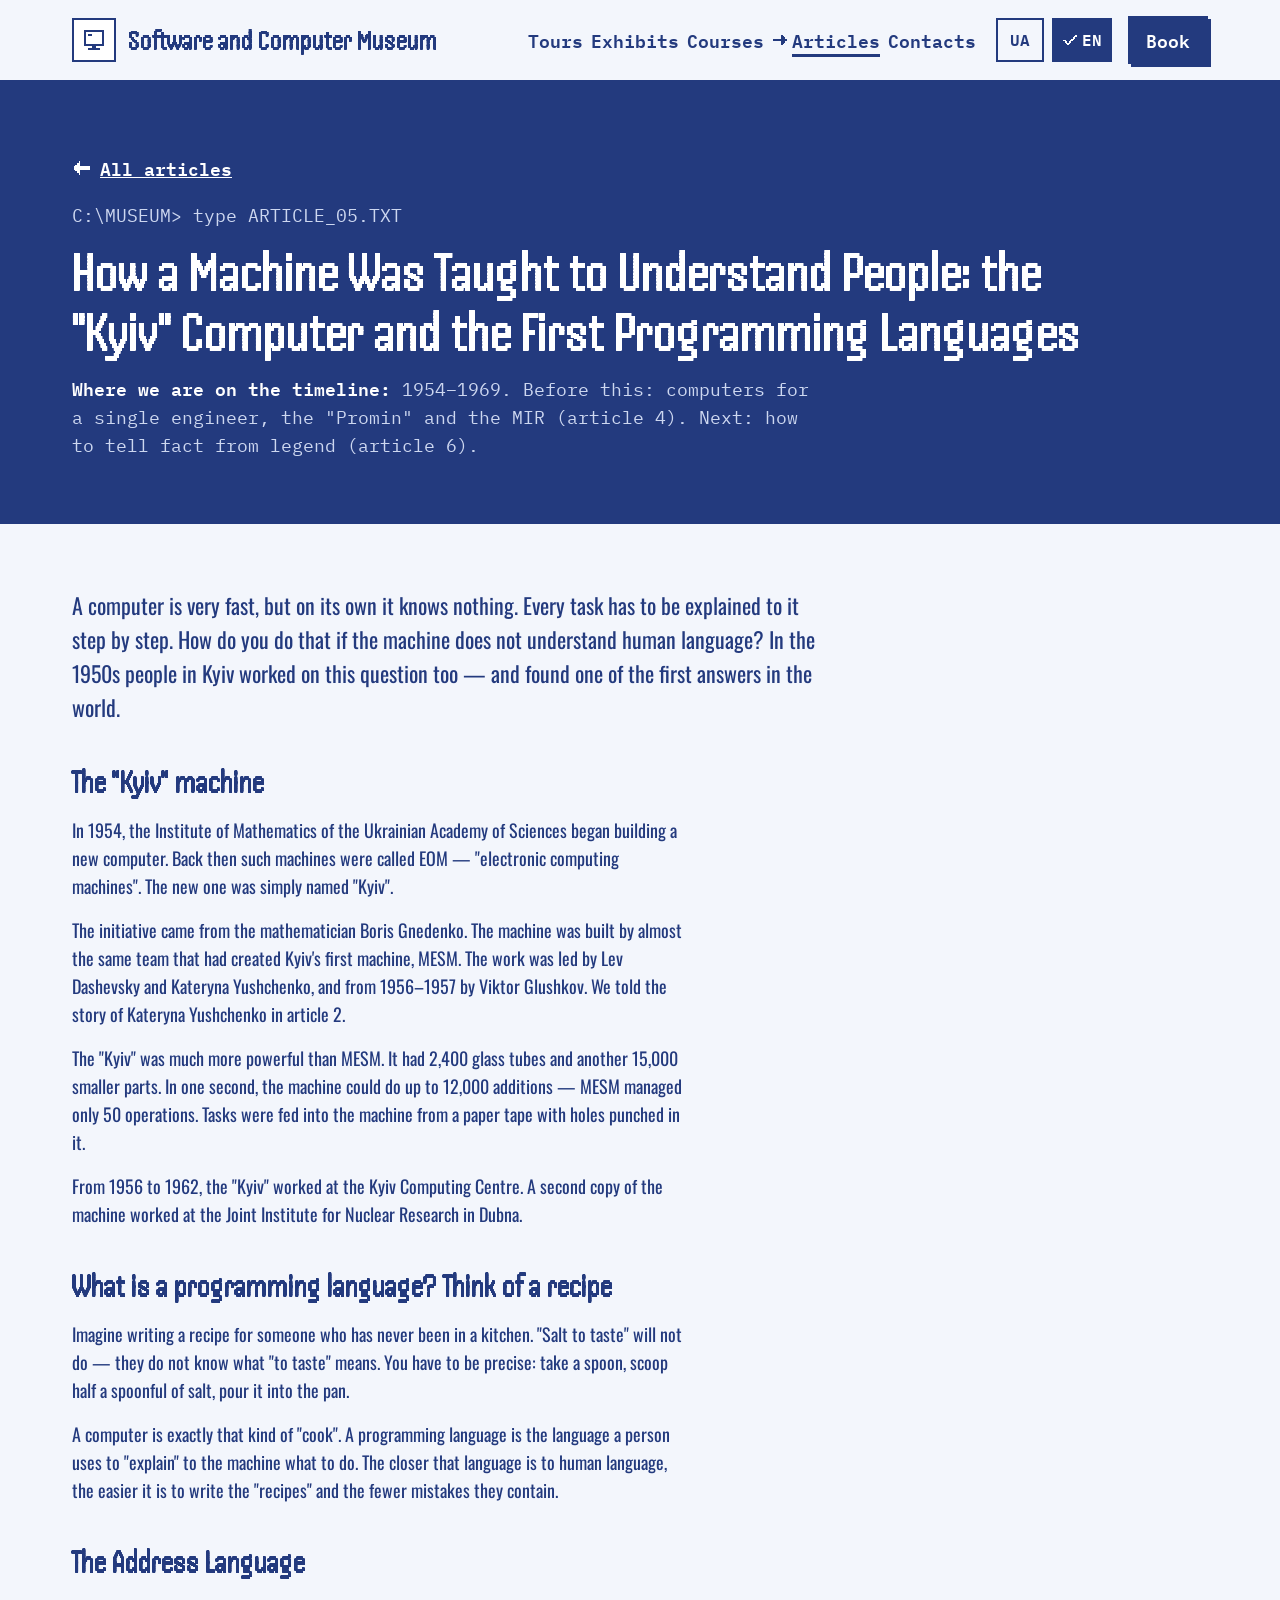
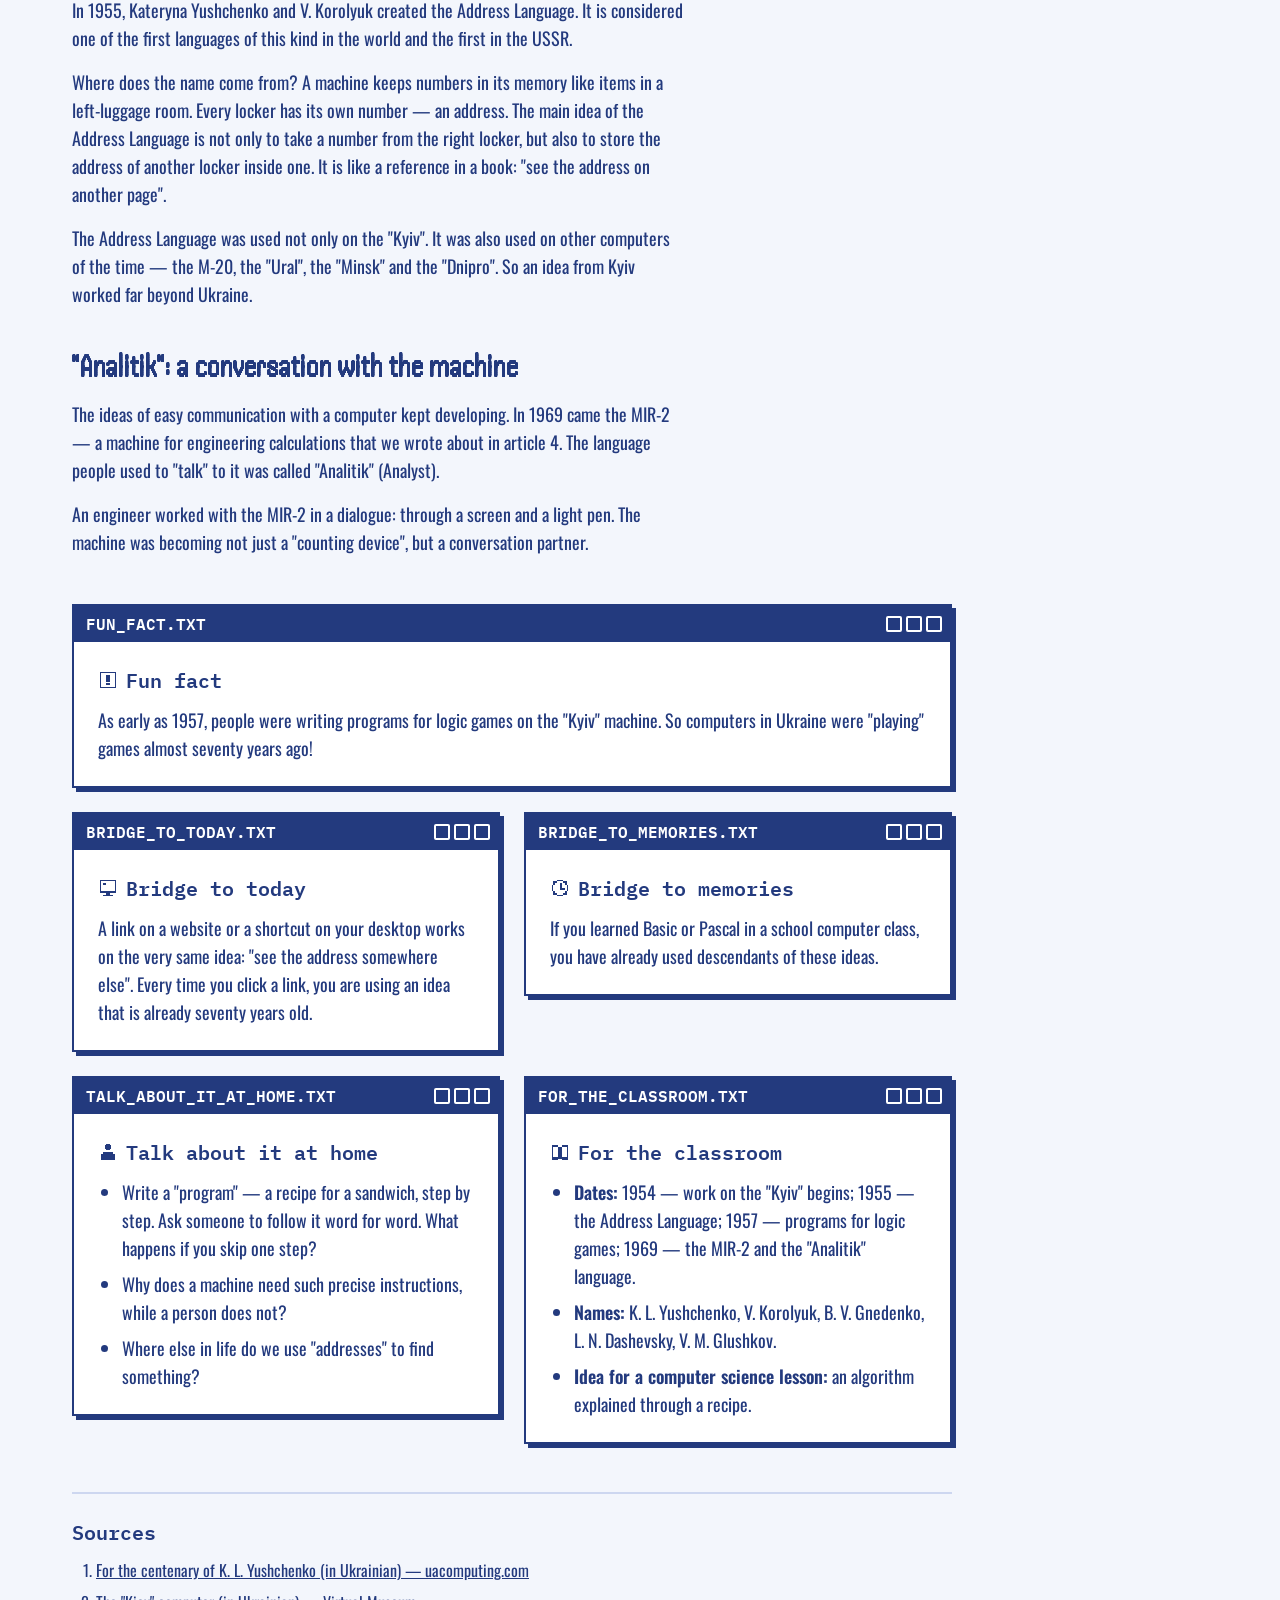
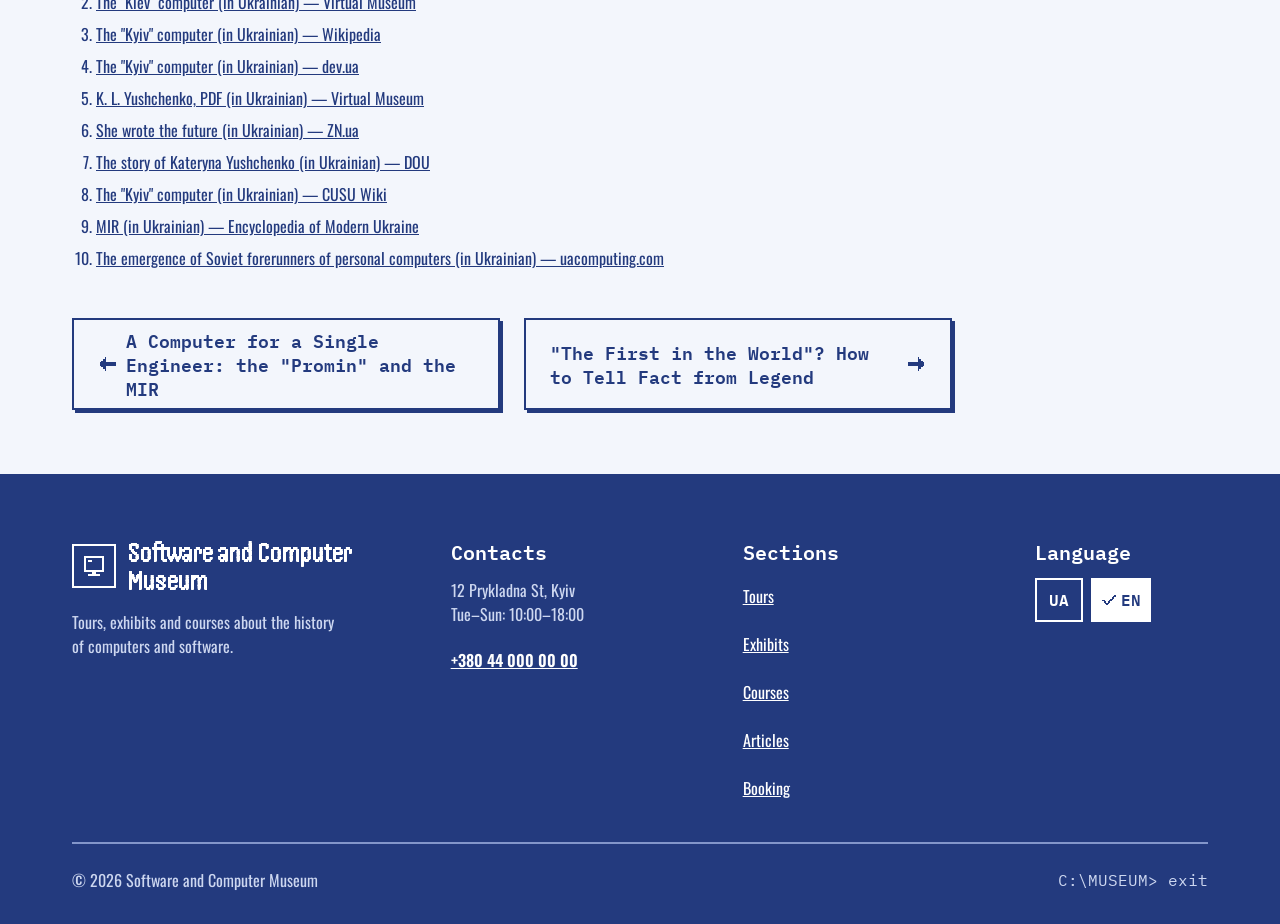
<file: articles/en/05-yak-navchyly-mashynu-rozumity-lyudynu.html>
<!doctype html>
<html lang="en" data-page-lang="en">
<head>
  <meta charset="utf-8">
  <meta name="viewport" content="width=device-width, initial-scale=1">
  <title>How a Machine Was Taught to Understand People: the &quot;Kyiv&quot; Computer and the First Programming Languages — Software and Computer Museum</title>
  <meta name="description" content="A computer is very fast, but on its own it knows nothing. Every task has to be explained to it step by step. How do you do that if the machine does not understand human language? In the 1950s people in Kyiv worked on this question too — and found one of the first answers in the world.">
  <link rel="alternate" hreflang="uk" href="../05-yak-navchyly-mashynu-rozumity-lyudynu.html">
  <link rel="alternate" hreflang="en" href="05-yak-navchyly-mashynu-rozumity-lyudynu.html">
  <link rel="stylesheet" href="../../assets/css/fonts.css">
  <link rel="stylesheet" href="../../assets/css/tokens.css">
  <link rel="stylesheet" href="../../assets/css/site.css">
</head>
<body id="top">
<!-- Згенеровано tools/build-articles.js — не редагуйте вручну, змінюйте .md-файли в articles/ -->

<svg width="0" height="0" style="position: absolute;" aria-hidden="true" focusable="false">
  <symbol id="ic-monitor" viewBox="0 0 12 12"><path fill-rule="evenodd" shape-rendering="crispEdges" d="M1 1h10v8H1zM2 2v6h8V2zM3 3h2v1H3zM5 9h2v1H5zM3 10h6v1H3z"/></symbol>
  <symbol id="ic-floppy" viewBox="0 0 12 12"><path fill-rule="evenodd" shape-rendering="crispEdges" d="M1 1h9v1h1v9H1zM3 1h5v3H3zM6 2h1v1H6zM3 6h6v4H3z"/></symbol>
  <symbol id="ic-clock" viewBox="0 0 12 12"><path fill-rule="evenodd" shape-rendering="crispEdges" d="M4 1h4v1h2v2h1v4h-1v2H8v1H4v-1H2V8H1V4h1V2h2zM4 2h4v1h1v1h1v4H9v1H8v1H4V9H3V8H2V4h1V3h1zM6 3h1v3h2v1H6z"/></symbol>
  <symbol id="ic-person" viewBox="0 0 12 12"><path fill-rule="evenodd" shape-rendering="crispEdges" d="M5 1h2v1h1v2H7v1H5V4H4V2h1zM3 6h6v1h1v4H2V7h1z"/></symbol>
  <symbol id="ic-ticket" viewBox="0 0 12 12"><path fill-rule="evenodd" shape-rendering="crispEdges" d="M1 3h10v2h-1v2h1v2H1V7h1V5H1zM6 4h1v1H6zM6 7h1v1H6z"/></symbol>
  <symbol id="ic-calendar" viewBox="0 0 12 12"><path fill-rule="evenodd" shape-rendering="crispEdges" d="M1 2h10v9H1zM2 5h8v5H2zM3 1h1v1H3zM8 1h1v1H8zM3 6h2v2H3z"/></symbol>
  <symbol id="ic-arrow-right" viewBox="0 0 12 12"><path shape-rendering="crispEdges" d="M1 5h6V2h1v1h1v1h1v1h1v2h-1v1H9v1H8v1H7V7H1z"/></symbol>
  <symbol id="ic-arrow-down" viewBox="0 0 12 12"><path shape-rendering="crispEdges" d="M5 1V7H2v1h1v1h1v1h1v1h2v-1h1V9h1V8h1V7H7V1z"/></symbol>
  <symbol id="ic-check" viewBox="0 0 12 12"><path shape-rendering="crispEdges" d="M1 6h2v1h1v1h1V7h1V6h1V5h1V4h1V3h1V2h1v2h-1v1H9v1H8v1H7v1H6v1H5v1H4V9H3V8H2V7H1z"/></symbol>
  <symbol id="ic-alert" viewBox="0 0 12 12"><path fill-rule="evenodd" shape-rendering="crispEdges" d="M1 1h10v10H1zM2 2v8h8V2zM5 3h2v4H5zM5 8h2v1H5z"/></symbol>
  <symbol id="ic-phone" viewBox="0 0 12 12"><path fill-rule="evenodd" shape-rendering="crispEdges" d="M2 1h3v3H4v2h1v1h1v1h2V7h3v3h-1v1H7v-1H5V9H4V8H3V6H2V4H1V2h1z"/></symbol>
  <symbol id="ic-pin" viewBox="0 0 12 12"><path fill-rule="evenodd" shape-rendering="crispEdges" d="M4 1h4v1h1v1h1v4H9v1H8v1H7v2H5V9H4V8H3V7H2V3h1V2h1zM5 3h2v2H5z"/></symbol>
  <symbol id="ic-book" viewBox="0 0 12 12"><path fill-rule="evenodd" shape-rendering="crispEdges" d="M1 2h4v1h2V2h4v9H7v-1H5v1H1zM2 3h3v6H2zM7 3h3v6H7z"/></symbol>
  <symbol id="ic-menu" viewBox="0 0 12 12"><path shape-rendering="crispEdges" d="M1 2h10v2H1zM1 5h10v2H1zM1 8h10v2H1z"/></symbol>
  <symbol id="ic-close" viewBox="0 0 12 12"><path shape-rendering="crispEdges" d="M1 1h2v1h1v1h1v1h2V3h1V2h1V1h2v2h-1v1H9v1H8v2h1v1h1v1h1v2H9v-1H8V9H7V8H5v1H4v1H3v1H1V9h1V8h1V7h1V5H3V4H2V3H1z"/></symbol>
</svg>

<a class="skip" href="#main" data-i18n="k1">Skip to main content</a>

<header class="hdr">
  <div class="wrap hdr-bar">
    <a class="logo hdr-logo" href="../../index.html?lang=en" data-i18n-attr="aria-label:k2" aria-label="Software and Computer Museum — back to top">
      <span class="logo-box"><svg class="ic i-l" aria-hidden="true"><use href="#ic-monitor"/></svg></span>
      <span class="disp logo-name">Software and Computer Museum</span>
    </a>
    <nav class="nav" data-i18n-attr="aria-label:k4" aria-label="Page sections">
      <a class="nl" href="../../index.html?lang=en#tours"><svg class="ic i-s" aria-hidden="true"><use href="#ic-arrow-right"/></svg><span data-i18n="k5">Tours</span></a>
      <a class="nl" href="../../index.html?lang=en#exhibits"><svg class="ic i-s" aria-hidden="true"><use href="#ic-arrow-right"/></svg><span data-i18n="k6">Exhibits</span></a>
      <a class="nl" href="../../index.html?lang=en#courses"><svg class="ic i-s" aria-hidden="true"><use href="#ic-arrow-right"/></svg><span data-i18n="k7">Courses</span></a>
      <a class="nl" href="../../articles-en.html" aria-current="page" data-href-uk="../../articles.html" data-href-en="../../articles-en.html"><svg class="ic i-s" aria-hidden="true"><use href="#ic-arrow-right"/></svg><span data-i18n="k148">Articles</span></a>
      <a class="nl" href="../../index.html?lang=en#contacts"><svg class="ic i-s" aria-hidden="true"><use href="#ic-arrow-right"/></svg><span data-i18n="k8">Contacts</span></a>
    </nav>
    <div class="hdr-actions">
      <div class="langs" role="group" data-i18n-attr="aria-label:k9" aria-label="Site language">
        <button type="button" class="lang" data-lang="uk" aria-pressed="false" data-i18n-attr="aria-label:k10" aria-label="UA — Ukrainian"><svg class="ic i-s" aria-hidden="true"><use href="#ic-check"/></svg>UA</button>
        <button type="button" class="lang" data-lang="en" lang="en" aria-pressed="true" data-i18n-attr="aria-label:k12" aria-label="EN — English"><svg class="ic i-s" aria-hidden="true"><use href="#ic-check"/></svg>EN</button>
      </div>
      <a class="btn" href="../../index.html?lang=en#booking" data-i18n="k14">Book</a>
    </div>
    <button type="button" class="btn btn-ghost burger" aria-expanded="false" aria-controls="mobile-menu">
      <span class="burger-closed" style="display: inline-flex; align-items: center; gap: var(--space-2);"><svg class="ic i-l" aria-hidden="true"><use href="#ic-menu"/></svg><span data-i18n="k15">Menu</span></span>
      <span class="burger-open" style="display: inline-flex; align-items: center; gap: var(--space-2);" hidden><svg class="ic i-l" aria-hidden="true"><use href="#ic-close"/></svg><span class="sr-only" data-i18n="k16">Close</span></span>
    </button>
  </div>
  <div class="wrap mmenu" id="mobile-menu" hidden>
    <nav class="mnav" data-i18n-attr="aria-label:k17" aria-label="Page sections (mobile menu)">
      <a class="ml" href="../../index.html?lang=en#tours"><span data-i18n="k5">Tours</span><svg class="ic i-m go" aria-hidden="true"><use href="#ic-arrow-right"/></svg><span class="here" aria-hidden="true"><svg class="ic i-s"><use href="#ic-check"/></svg><span data-i18n="k18">you are here</span></span></a>
      <a class="ml" href="../../index.html?lang=en#exhibits"><span data-i18n="k6">Exhibits</span><svg class="ic i-m go" aria-hidden="true"><use href="#ic-arrow-right"/></svg><span class="here" aria-hidden="true"><svg class="ic i-s"><use href="#ic-check"/></svg><span data-i18n="k18">you are here</span></span></a>
      <a class="ml" href="../../index.html?lang=en#courses"><span data-i18n="k7">Courses</span><svg class="ic i-m go" aria-hidden="true"><use href="#ic-arrow-right"/></svg><span class="here" aria-hidden="true"><svg class="ic i-s"><use href="#ic-check"/></svg><span data-i18n="k18">you are here</span></span></a>
      <a class="ml" href="../../articles-en.html" aria-current="page" data-href-uk="../../articles.html" data-href-en="../../articles-en.html"><span data-i18n="k148">Articles</span><svg class="ic i-m go" aria-hidden="true"><use href="#ic-arrow-right"/></svg><span class="here" aria-hidden="true"><svg class="ic i-s"><use href="#ic-check"/></svg><span data-i18n="k18">you are here</span></span></a>
      <a class="ml" href="../../index.html?lang=en#contacts"><span data-i18n="k8">Contacts</span><svg class="ic i-m go" aria-hidden="true"><use href="#ic-arrow-right"/></svg><span class="here" aria-hidden="true"><svg class="ic i-s"><use href="#ic-check"/></svg><span data-i18n="k18">you are here</span></span></a>
    </nav>
    <div class="mmenu-actions">
      <div class="langs" role="group" data-i18n-attr="aria-label:k9" aria-label="Site language">
        <button type="button" class="lang" data-lang="uk" aria-pressed="false" data-i18n-attr="aria-label:k10" aria-label="UA — Ukrainian"><svg class="ic i-s" aria-hidden="true"><use href="#ic-check"/></svg>UA</button>
        <button type="button" class="lang" data-lang="en" lang="en" aria-pressed="true" data-i18n-attr="aria-label:k12" aria-label="EN — English"><svg class="ic i-s" aria-hidden="true"><use href="#ic-check"/></svg>EN</button>
      </div>
      <a class="btn" href="../../index.html?lang=en#booking" data-close-menu data-i18n="k14">Book</a>
    </div>
  </div>
</header>

<main id="main">

<section class="art-head" data-theme="dark" aria-labelledby="art-title">
  <div class="wrap">
    <div class="sec-head">
      <a class="back" href="../../articles-en.html"><svg class="ic i-m" aria-hidden="true"><use href="#ic-arrow-right"/></svg><span>All articles</span></a>
      <p class="mono prompt" aria-hidden="true">C:\MUSEUM&gt; type ARTICLE_05.TXT</p>
      <h1 id="art-title" class="disp h2">How a Machine Was Taught to Understand People: the &quot;Kyiv&quot; Computer and the First Programming Languages</h1>
      <p class="timeline"><strong>Where we are on the timeline:</strong> 1954–1969. Before this: computers for a single engineer, the &quot;Promin&quot; and the MIR (article 4). Next: how to tell fact from legend (article 6).</p>
    </div>
  </div>
</section>

<section class="sec">
  <div class="wrap">
    <div class="art">
      <article class="prose">
        <p>A computer is very fast, but on its own it knows nothing. Every task has to be explained to it step by step. How do you do that if the machine does not understand human language? In the 1950s people in Kyiv worked on this question too — and found one of the first answers in the world.</p>
        <h2>The &quot;Kyiv&quot; machine</h2>
        <p>In 1954, the Institute of Mathematics of the Ukrainian Academy of Sciences began building a new computer. Back then such machines were called EOM — &quot;electronic computing machines&quot;. The new one was simply named &quot;Kyiv&quot;.</p>
        <p>The initiative came from the mathematician Boris Gnedenko. The machine was built by almost the same team that had created Kyiv's first machine, MESM. The work was led by Lev Dashevsky and Kateryna Yushchenko, and from 1956–1957 by Viktor Glushkov. We told the story of Kateryna Yushchenko in article 2.</p>
        <p>The &quot;Kyiv&quot; was much more powerful than MESM. It had 2,400 glass tubes and another 15,000 smaller parts. In one second, the machine could do up to 12,000 additions — MESM managed only 50 operations. Tasks were fed into the machine from a paper tape with holes punched in it.</p>
        <p>From 1956 to 1962, the &quot;Kyiv&quot; worked at the Kyiv Computing Centre. A second copy of the machine worked at the Joint Institute for Nuclear Research in Dubna.</p>
        <h2>What is a programming language? Think of a recipe</h2>
        <p>Imagine writing a recipe for someone who has never been in a kitchen. &quot;Salt to taste&quot; will not do — they do not know what &quot;to taste&quot; means. You have to be precise: take a spoon, scoop half a spoonful of salt, pour it into the pan.</p>
        <p>A computer is exactly that kind of &quot;cook&quot;. A programming language is the language a person uses to &quot;explain&quot; to the machine what to do. The closer that language is to human language, the easier it is to write the &quot;recipes&quot; and the fewer mistakes they contain.</p>
        <h2>The Address Language</h2>
        <p>In 1955, Kateryna Yushchenko and V. Korolyuk created the Address Language. It is considered one of the first languages of this kind in the world and the first in the USSR.</p>
        <p>Where does the name come from? A machine keeps numbers in its memory like items in a left-luggage room. Every locker has its own number — an address. The main idea of the Address Language is not only to take a number from the right locker, but also to store the address of another locker inside one. It is like a reference in a book: &quot;see the address on another page&quot;.</p>
        <p>The Address Language was used not only on the &quot;Kyiv&quot;. It was also used on other computers of the time — the M-20, the &quot;Ural&quot;, the &quot;Minsk&quot; and the &quot;Dnipro&quot;. So an idea from Kyiv worked far beyond Ukraine.</p>
        <h2>&quot;Analitik&quot;: a conversation with the machine</h2>
        <p>The ideas of easy communication with a computer kept developing. In 1969 came the MIR-2 — a machine for engineering calculations that we wrote about in article 4. The language people used to &quot;talk&quot; to it was called &quot;Analitik&quot; (Analyst).</p>
        <p>An engineer worked with the MIR-2 in a dialogue: through a screen and a light pen. The machine was becoming not just a &quot;counting device&quot;, but a conversation partner.</p>
      </article>

      <div class="notes">
      <aside class="win note" aria-label="Fun fact">
        <div class="wtitle" aria-hidden="true"><span>FUN_FACT.TXT</span><span class="wctl"><span></span><span></span><span></span></span></div>
        <div class="winbody">
          <h2 class="h4"><svg class="ic i-m" aria-hidden="true"><use href="#ic-alert"/></svg>Fun fact</h2>
          <p>As early as 1957, people were writing programs for logic games on the &quot;Kyiv&quot; machine. So computers in Ukraine were &quot;playing&quot; games almost seventy years ago!</p>
        </div>
      </aside>
      <aside class="win note" aria-label="Bridge to today">
        <div class="wtitle" aria-hidden="true"><span>BRIDGE_TO_TODAY.TXT</span><span class="wctl"><span></span><span></span><span></span></span></div>
        <div class="winbody">
          <h2 class="h4"><svg class="ic i-m" aria-hidden="true"><use href="#ic-monitor"/></svg>Bridge to today</h2>
          <p>A link on a website or a shortcut on your desktop works on the very same idea: &quot;see the address somewhere else&quot;. Every time you click a link, you are using an idea that is already seventy years old.</p>
        </div>
      </aside>
      <aside class="win note" aria-label="Bridge to memories">
        <div class="wtitle" aria-hidden="true"><span>BRIDGE_TO_MEMORIES.TXT</span><span class="wctl"><span></span><span></span><span></span></span></div>
        <div class="winbody">
          <h2 class="h4"><svg class="ic i-m" aria-hidden="true"><use href="#ic-clock"/></svg>Bridge to memories</h2>
          <p>If you learned Basic or Pascal in a school computer class, you have already used descendants of these ideas.</p>
        </div>
      </aside>
      <aside class="win note" aria-label="Talk about it at home">
        <div class="wtitle" aria-hidden="true"><span>TALK_ABOUT_IT_AT_HOME.TXT</span><span class="wctl"><span></span><span></span><span></span></span></div>
        <div class="winbody">
          <h2 class="h4"><svg class="ic i-m" aria-hidden="true"><use href="#ic-person"/></svg>Talk about it at home</h2>
          <ul>
  <li>Write a &quot;program&quot; — a recipe for a sandwich, step by step. Ask someone to follow it word for word. What happens if you skip one step?</li>
  <li>Why does a machine need such precise instructions, while a person does not?</li>
  <li>Where else in life do we use &quot;addresses&quot; to find something?</li>
</ul>
        </div>
      </aside>
      <aside class="win note" aria-label="For the classroom">
        <div class="wtitle" aria-hidden="true"><span>FOR_THE_CLASSROOM.TXT</span><span class="wctl"><span></span><span></span><span></span></span></div>
        <div class="winbody">
          <h2 class="h4"><svg class="ic i-m" aria-hidden="true"><use href="#ic-book"/></svg>For the classroom</h2>
          <ul>
  <li><strong>Dates:</strong> 1954 — work on the &quot;Kyiv&quot; begins; 1955 — the Address Language; 1957 — programs for logic games; 1969 — the MIR-2 and the &quot;Analitik&quot; language.</li>
  <li><strong>Names:</strong> K. L. Yushchenko, V. Korolyuk, B. V. Gnedenko, L. N. Dashevsky, V. M. Glushkov.</li>
  <li><strong>Idea for a computer science lesson:</strong> an algorithm explained through a recipe.</li>
</ul>
        </div>
      </aside>
      </div>

      <section class="sources" aria-labelledby="sources-title">
        <h2 id="sources-title" class="h4">Sources</h2>
        <ol>
  <li><a href="https://uacomputing.com/ushch100/">For the centenary of K. L. Yushchenko (in Ukrainian) — uacomputing.com</a></li>
  <li><a href="https://www.icfcst.kiev.ua/MUSEUM/GL_HALL2/COMPUTERS/Kiev_u.html">The &quot;Kiev&quot; computer (in Ukrainian) — Virtual Museum</a></li>
  <li><a href="https://uk.wikipedia.org/wiki/%D0%95%D0%9E%D0%9C_%C2%AB%D0%9A%D0%B8%D1%97%D0%B2%C2%BB">The &quot;Kyiv&quot; computer (in Ukrainian) — Wikipedia</a></li>
  <li><a href="https://dev.ua/news/kompiuter-kyiv">The &quot;Kyiv&quot; computer (in Ukrainian) — dev.ua</a></li>
  <li><a href="https://www.icfcst.kiev.ua/MUSEUM/TXT/YushchenkoKL.pdf">K. L. Yushchenko, PDF (in Ukrainian) — Virtual Museum</a></li>
  <li><a href="https://zn.ua/ukr/personalities/vona-napisala-maybutnye-333576_.html">She wrote the future (in Ukrainian) — ZN.ua</a></li>
  <li><a href="https://dou.ua/lenta/interviews/about-kateryna-yushchenko/">The story of Kateryna Yushchenko (in Ukrainian) — DOU</a></li>
  <li><a href="https://wiki.cusu.edu.ua/index.php/%D0%95%D0%BB%D0%B5%D0%BA%D1%82%D1%80%D0%BE%D0%BD%D0%BD%D0%B0_%D0%BE%D0%B1%D1%87%D0%B8%D1%81%D0%BB%D1%8E%D0%B2%D0%B0%D0%BB%D1%8C%D0%BD%D0%B0_%D0%BC%D0%B0%D1%88%D0%B8%D0%BD%D0%B0_%C2%AB%D0%9A%D0%B8%D1%97%D0%B2%C2%BB">The &quot;Kyiv&quot; computer (in Ukrainian) — CUSU Wiki</a></li>
  <li><a href="https://esu.com.ua/article-67803">MIR (in Ukrainian) — Encyclopedia of Modern Ukraine</a></li>
  <li><a href="https://uacomputing.com/stories/emerging-of-soviet-predecessors-of-personal-computers/">The emergence of Soviet forerunners of personal computers (in Ukrainian) — uacomputing.com</a></li>
</ol>
      </section>

      <nav class="pager" aria-label="Other articles">
        <a class="btn btn-ghost prev" href="04-kompyuter-dlya-odnoho-inzhenera.html"><svg class="ic i-m" aria-hidden="true"><use href="#ic-arrow-right"/></svg><span>A Computer for a Single Engineer: the &quot;Promin&quot; and the MIR</span></a>
        <a class="btn btn-ghost next" href="06-pershyi-u-sviti-fakt-chy-lehenda.html"><span>&quot;The First in the World&quot;? How to Tell Fact from Legend</span><svg class="ic i-m" aria-hidden="true"><use href="#ic-arrow-right"/></svg></a>
      </nav>
    </div>
  </div>
</section>

</main>

<footer class="ftr" data-theme="dark">
  <div class="wrap ftr-inner">
    <div class="ftr-grid">
      <div class="ftr-col ftr-about">
        <a class="logo" href="../../index.html?lang=en" data-i18n-attr="aria-label:k2" aria-label="Software and Computer Museum — back to top">
          <span class="logo-box"><svg class="ic i-l" aria-hidden="true"><use href="#ic-monitor"/></svg></span>
          <span class="disp logo-name">Software and Computer Museum</span>
        </a>
        <p class="caption muted" data-i18n="k139">Tours, exhibits and courses about the history of computers and software.</p>
      </div>
      <div class="ftr-col">
        <p class="h4" data-i18n="k8">Contacts</p>
        <p class="caption muted"><span data-i18n="k131">12 Prykladna St, Kyiv</span><br><span data-i18n="k133">Tue–Sun: 10:00–18:00</span></p>
        <a class="ftr-link" href="tel:+380440000000" style="font-weight: 600;" data-i18n-attr="aria-label:k122" aria-label="Call the museum: +380 44 000 00 00">+380 44 000 00 00</a>
      </div>
      <nav class="ftr-col ftr-nav" data-i18n-attr="aria-label:k140" aria-label="Page sections (footer)">
        <p class="h4" data-i18n="k141">Sections</p>
        <a class="ftr-link" href="../../index.html?lang=en#tours" data-i18n="k5">Tours</a>
        <a class="ftr-link" href="../../index.html?lang=en#exhibits" data-i18n="k6">Exhibits</a>
        <a class="ftr-link" href="../../index.html?lang=en#courses" data-i18n="k7">Courses</a>
        <a class="ftr-link" href="../../articles-en.html" data-href-uk="../../articles.html" data-href-en="../../articles-en.html" data-i18n="k148">Articles</a>
        <a class="ftr-link" href="../../index.html?lang=en#booking" data-i18n="k142">Booking</a>
      </nav>
      <div class="ftr-col">
        <p class="h4" data-i18n="k143">Language</p>
        <div class="langs" role="group" data-i18n-attr="aria-label:k9" aria-label="Site language">
          <button type="button" class="lang" data-lang="uk" aria-pressed="false" data-i18n-attr="aria-label:k10" aria-label="UA — Ukrainian"><svg class="ic i-s" aria-hidden="true"><use href="#ic-check"/></svg>UA</button>
          <button type="button" class="lang" data-lang="en" lang="en" aria-pressed="true" data-i18n-attr="aria-label:k12" aria-label="EN — English"><svg class="ic i-s" aria-hidden="true"><use href="#ic-check"/></svg>EN</button>
        </div>
      </div>
    </div>
    <div class="ftr-bottom">
      <p class="caption muted" data-i18n="k144">© 2026 Software and Computer Museum</p>
      <p class="mono muted" style="margin: 0;" aria-hidden="true" data-i18n="k145">C:\MUSEUM&gt; exit</p>
    </div>
  </div>
</footer>

<script src="../../assets/js/content.uk.js"></script>
<script src="../../assets/js/content.en.js"></script>
<script src="../../assets/js/app.js"></script>
</body>
</html>
</file>
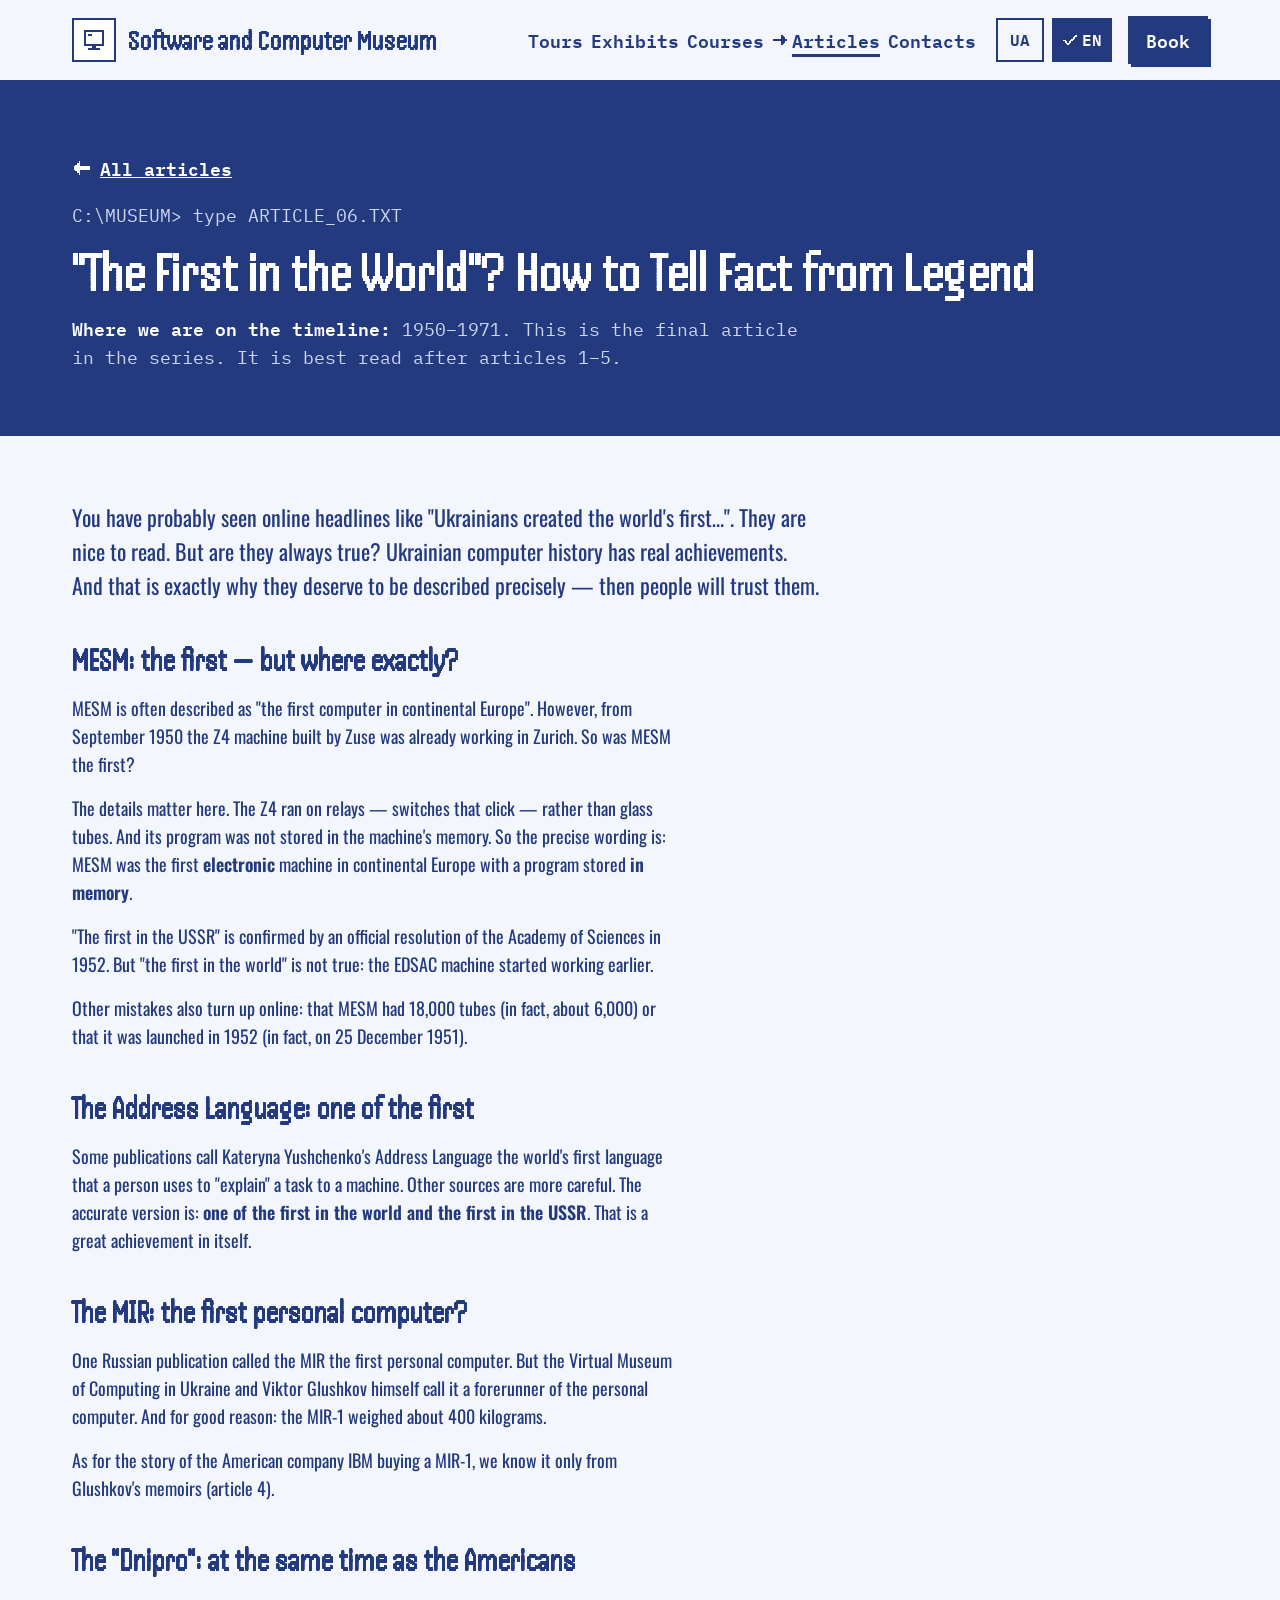
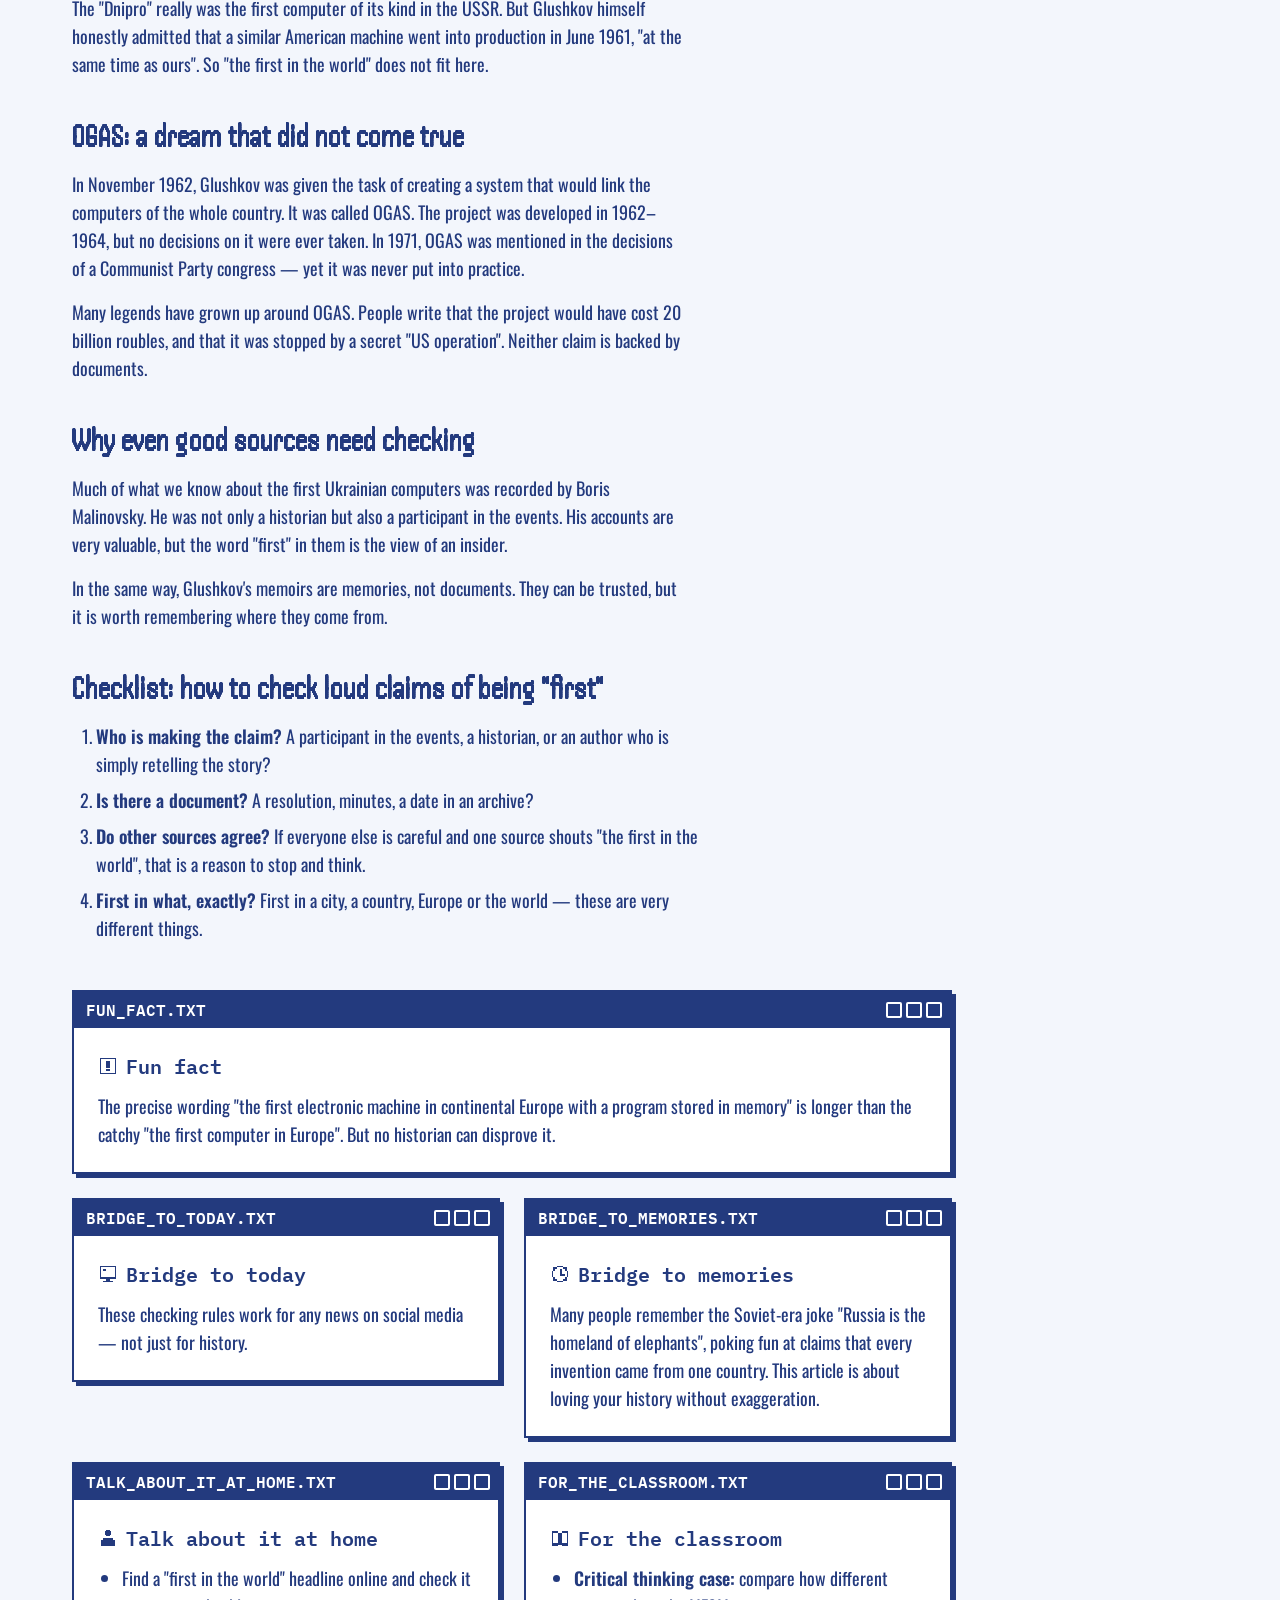
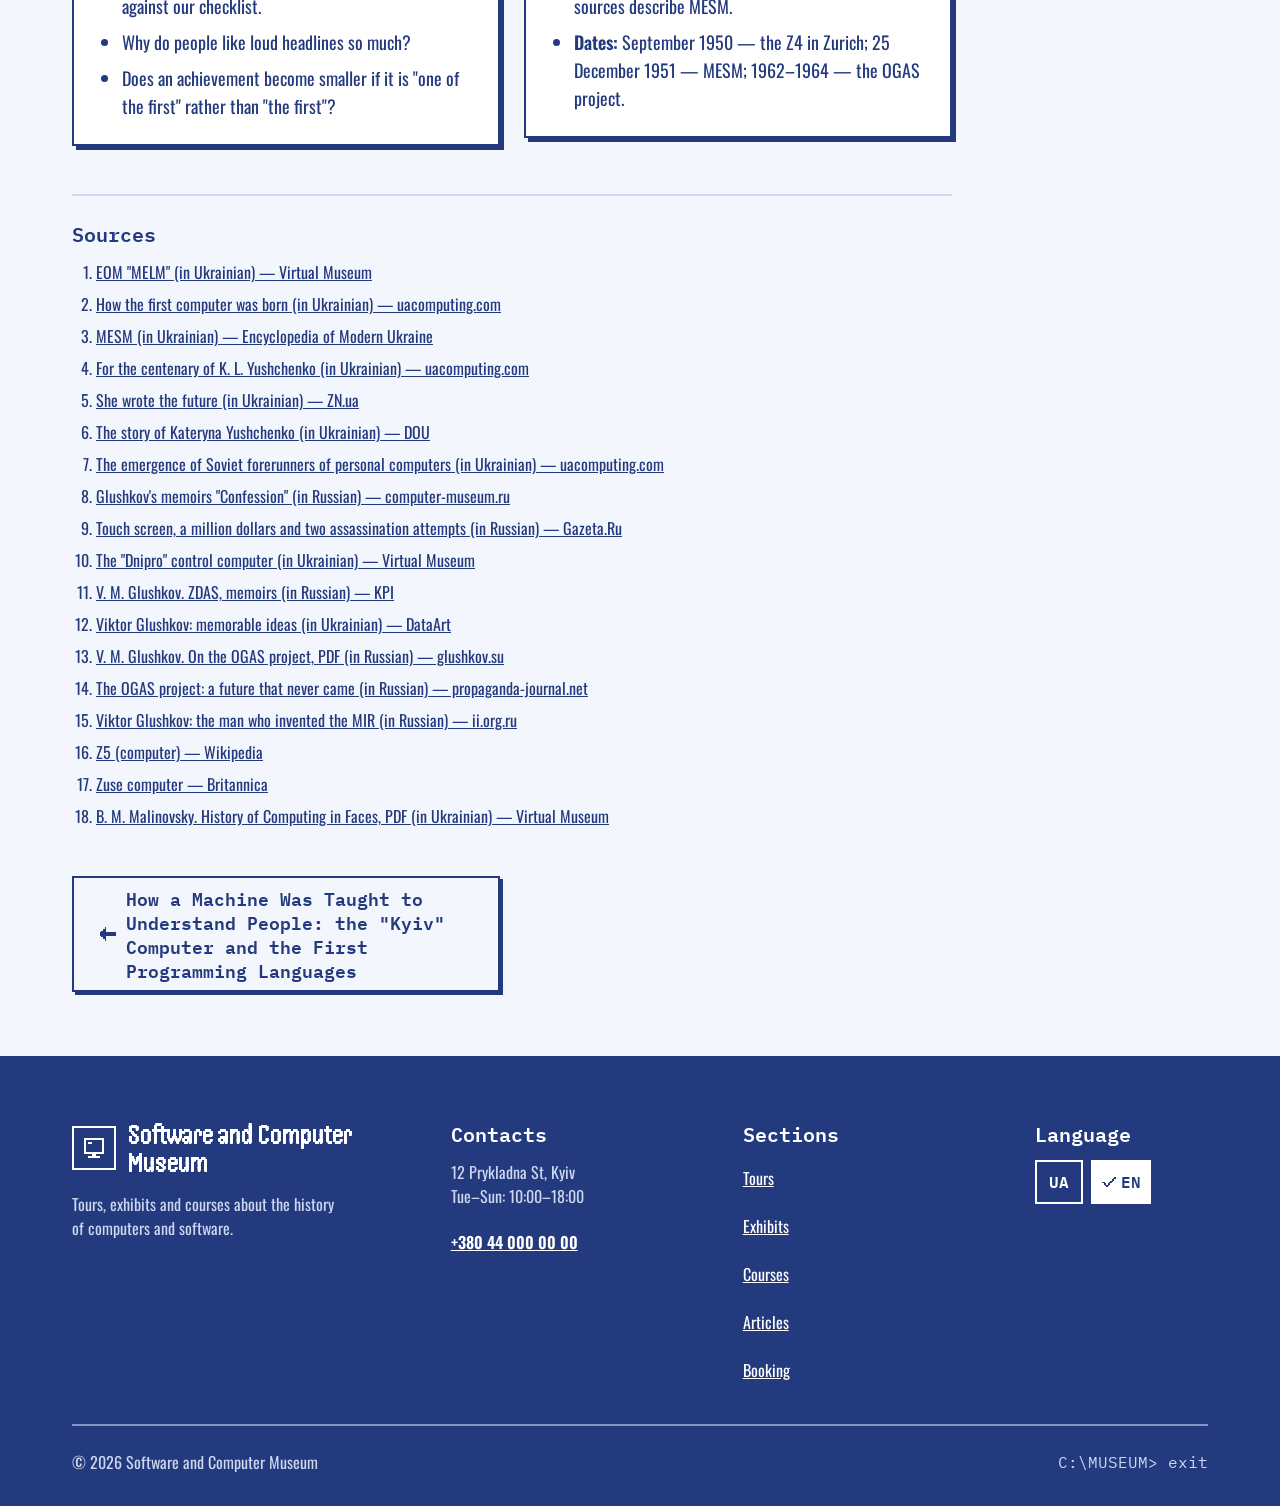
<file: articles/en/06-pershyi-u-sviti-fakt-chy-lehenda.html>
<!doctype html>
<html lang="en" data-page-lang="en">
<head>
  <meta charset="utf-8">
  <meta name="viewport" content="width=device-width, initial-scale=1">
  <title>&quot;The First in the World&quot;? How to Tell Fact from Legend — Software and Computer Museum</title>
  <meta name="description" content="You have probably seen online headlines like &quot;Ukrainians created the world's first…&quot;. They are nice to read. But are they always true? Ukrainian computer history has real achievements. And that is exactly why they deserve to be described precisely — then people will trust them.">
  <link rel="alternate" hreflang="uk" href="../06-pershyi-u-sviti-fakt-chy-lehenda.html">
  <link rel="alternate" hreflang="en" href="06-pershyi-u-sviti-fakt-chy-lehenda.html">
  <link rel="stylesheet" href="../../assets/css/fonts.css">
  <link rel="stylesheet" href="../../assets/css/tokens.css">
  <link rel="stylesheet" href="../../assets/css/site.css">
</head>
<body id="top">
<!-- Згенеровано tools/build-articles.js — не редагуйте вручну, змінюйте .md-файли в articles/ -->

<svg width="0" height="0" style="position: absolute;" aria-hidden="true" focusable="false">
  <symbol id="ic-monitor" viewBox="0 0 12 12"><path fill-rule="evenodd" shape-rendering="crispEdges" d="M1 1h10v8H1zM2 2v6h8V2zM3 3h2v1H3zM5 9h2v1H5zM3 10h6v1H3z"/></symbol>
  <symbol id="ic-floppy" viewBox="0 0 12 12"><path fill-rule="evenodd" shape-rendering="crispEdges" d="M1 1h9v1h1v9H1zM3 1h5v3H3zM6 2h1v1H6zM3 6h6v4H3z"/></symbol>
  <symbol id="ic-clock" viewBox="0 0 12 12"><path fill-rule="evenodd" shape-rendering="crispEdges" d="M4 1h4v1h2v2h1v4h-1v2H8v1H4v-1H2V8H1V4h1V2h2zM4 2h4v1h1v1h1v4H9v1H8v1H4V9H3V8H2V4h1V3h1zM6 3h1v3h2v1H6z"/></symbol>
  <symbol id="ic-person" viewBox="0 0 12 12"><path fill-rule="evenodd" shape-rendering="crispEdges" d="M5 1h2v1h1v2H7v1H5V4H4V2h1zM3 6h6v1h1v4H2V7h1z"/></symbol>
  <symbol id="ic-ticket" viewBox="0 0 12 12"><path fill-rule="evenodd" shape-rendering="crispEdges" d="M1 3h10v2h-1v2h1v2H1V7h1V5H1zM6 4h1v1H6zM6 7h1v1H6z"/></symbol>
  <symbol id="ic-calendar" viewBox="0 0 12 12"><path fill-rule="evenodd" shape-rendering="crispEdges" d="M1 2h10v9H1zM2 5h8v5H2zM3 1h1v1H3zM8 1h1v1H8zM3 6h2v2H3z"/></symbol>
  <symbol id="ic-arrow-right" viewBox="0 0 12 12"><path shape-rendering="crispEdges" d="M1 5h6V2h1v1h1v1h1v1h1v2h-1v1H9v1H8v1H7V7H1z"/></symbol>
  <symbol id="ic-arrow-down" viewBox="0 0 12 12"><path shape-rendering="crispEdges" d="M5 1V7H2v1h1v1h1v1h1v1h2v-1h1V9h1V8h1V7H7V1z"/></symbol>
  <symbol id="ic-check" viewBox="0 0 12 12"><path shape-rendering="crispEdges" d="M1 6h2v1h1v1h1V7h1V6h1V5h1V4h1V3h1V2h1v2h-1v1H9v1H8v1H7v1H6v1H5v1H4V9H3V8H2V7H1z"/></symbol>
  <symbol id="ic-alert" viewBox="0 0 12 12"><path fill-rule="evenodd" shape-rendering="crispEdges" d="M1 1h10v10H1zM2 2v8h8V2zM5 3h2v4H5zM5 8h2v1H5z"/></symbol>
  <symbol id="ic-phone" viewBox="0 0 12 12"><path fill-rule="evenodd" shape-rendering="crispEdges" d="M2 1h3v3H4v2h1v1h1v1h2V7h3v3h-1v1H7v-1H5V9H4V8H3V6H2V4H1V2h1z"/></symbol>
  <symbol id="ic-pin" viewBox="0 0 12 12"><path fill-rule="evenodd" shape-rendering="crispEdges" d="M4 1h4v1h1v1h1v4H9v1H8v1H7v2H5V9H4V8H3V7H2V3h1V2h1zM5 3h2v2H5z"/></symbol>
  <symbol id="ic-book" viewBox="0 0 12 12"><path fill-rule="evenodd" shape-rendering="crispEdges" d="M1 2h4v1h2V2h4v9H7v-1H5v1H1zM2 3h3v6H2zM7 3h3v6H7z"/></symbol>
  <symbol id="ic-menu" viewBox="0 0 12 12"><path shape-rendering="crispEdges" d="M1 2h10v2H1zM1 5h10v2H1zM1 8h10v2H1z"/></symbol>
  <symbol id="ic-close" viewBox="0 0 12 12"><path shape-rendering="crispEdges" d="M1 1h2v1h1v1h1v1h2V3h1V2h1V1h2v2h-1v1H9v1H8v2h1v1h1v1h1v2H9v-1H8V9H7V8H5v1H4v1H3v1H1V9h1V8h1V7h1V5H3V4H2V3H1z"/></symbol>
</svg>

<a class="skip" href="#main" data-i18n="k1">Skip to main content</a>

<header class="hdr">
  <div class="wrap hdr-bar">
    <a class="logo hdr-logo" href="../../index.html?lang=en" data-i18n-attr="aria-label:k2" aria-label="Software and Computer Museum — back to top">
      <span class="logo-box"><svg class="ic i-l" aria-hidden="true"><use href="#ic-monitor"/></svg></span>
      <span class="disp logo-name">Software and Computer Museum</span>
    </a>
    <nav class="nav" data-i18n-attr="aria-label:k4" aria-label="Page sections">
      <a class="nl" href="../../index.html?lang=en#tours"><svg class="ic i-s" aria-hidden="true"><use href="#ic-arrow-right"/></svg><span data-i18n="k5">Tours</span></a>
      <a class="nl" href="../../index.html?lang=en#exhibits"><svg class="ic i-s" aria-hidden="true"><use href="#ic-arrow-right"/></svg><span data-i18n="k6">Exhibits</span></a>
      <a class="nl" href="../../index.html?lang=en#courses"><svg class="ic i-s" aria-hidden="true"><use href="#ic-arrow-right"/></svg><span data-i18n="k7">Courses</span></a>
      <a class="nl" href="../../articles-en.html" aria-current="page" data-href-uk="../../articles.html" data-href-en="../../articles-en.html"><svg class="ic i-s" aria-hidden="true"><use href="#ic-arrow-right"/></svg><span data-i18n="k148">Articles</span></a>
      <a class="nl" href="../../index.html?lang=en#contacts"><svg class="ic i-s" aria-hidden="true"><use href="#ic-arrow-right"/></svg><span data-i18n="k8">Contacts</span></a>
    </nav>
    <div class="hdr-actions">
      <div class="langs" role="group" data-i18n-attr="aria-label:k9" aria-label="Site language">
        <button type="button" class="lang" data-lang="uk" aria-pressed="false" data-i18n-attr="aria-label:k10" aria-label="UA — Ukrainian"><svg class="ic i-s" aria-hidden="true"><use href="#ic-check"/></svg>UA</button>
        <button type="button" class="lang" data-lang="en" lang="en" aria-pressed="true" data-i18n-attr="aria-label:k12" aria-label="EN — English"><svg class="ic i-s" aria-hidden="true"><use href="#ic-check"/></svg>EN</button>
      </div>
      <a class="btn" href="../../index.html?lang=en#booking" data-i18n="k14">Book</a>
    </div>
    <button type="button" class="btn btn-ghost burger" aria-expanded="false" aria-controls="mobile-menu">
      <span class="burger-closed" style="display: inline-flex; align-items: center; gap: var(--space-2);"><svg class="ic i-l" aria-hidden="true"><use href="#ic-menu"/></svg><span data-i18n="k15">Menu</span></span>
      <span class="burger-open" style="display: inline-flex; align-items: center; gap: var(--space-2);" hidden><svg class="ic i-l" aria-hidden="true"><use href="#ic-close"/></svg><span class="sr-only" data-i18n="k16">Close</span></span>
    </button>
  </div>
  <div class="wrap mmenu" id="mobile-menu" hidden>
    <nav class="mnav" data-i18n-attr="aria-label:k17" aria-label="Page sections (mobile menu)">
      <a class="ml" href="../../index.html?lang=en#tours"><span data-i18n="k5">Tours</span><svg class="ic i-m go" aria-hidden="true"><use href="#ic-arrow-right"/></svg><span class="here" aria-hidden="true"><svg class="ic i-s"><use href="#ic-check"/></svg><span data-i18n="k18">you are here</span></span></a>
      <a class="ml" href="../../index.html?lang=en#exhibits"><span data-i18n="k6">Exhibits</span><svg class="ic i-m go" aria-hidden="true"><use href="#ic-arrow-right"/></svg><span class="here" aria-hidden="true"><svg class="ic i-s"><use href="#ic-check"/></svg><span data-i18n="k18">you are here</span></span></a>
      <a class="ml" href="../../index.html?lang=en#courses"><span data-i18n="k7">Courses</span><svg class="ic i-m go" aria-hidden="true"><use href="#ic-arrow-right"/></svg><span class="here" aria-hidden="true"><svg class="ic i-s"><use href="#ic-check"/></svg><span data-i18n="k18">you are here</span></span></a>
      <a class="ml" href="../../articles-en.html" aria-current="page" data-href-uk="../../articles.html" data-href-en="../../articles-en.html"><span data-i18n="k148">Articles</span><svg class="ic i-m go" aria-hidden="true"><use href="#ic-arrow-right"/></svg><span class="here" aria-hidden="true"><svg class="ic i-s"><use href="#ic-check"/></svg><span data-i18n="k18">you are here</span></span></a>
      <a class="ml" href="../../index.html?lang=en#contacts"><span data-i18n="k8">Contacts</span><svg class="ic i-m go" aria-hidden="true"><use href="#ic-arrow-right"/></svg><span class="here" aria-hidden="true"><svg class="ic i-s"><use href="#ic-check"/></svg><span data-i18n="k18">you are here</span></span></a>
    </nav>
    <div class="mmenu-actions">
      <div class="langs" role="group" data-i18n-attr="aria-label:k9" aria-label="Site language">
        <button type="button" class="lang" data-lang="uk" aria-pressed="false" data-i18n-attr="aria-label:k10" aria-label="UA — Ukrainian"><svg class="ic i-s" aria-hidden="true"><use href="#ic-check"/></svg>UA</button>
        <button type="button" class="lang" data-lang="en" lang="en" aria-pressed="true" data-i18n-attr="aria-label:k12" aria-label="EN — English"><svg class="ic i-s" aria-hidden="true"><use href="#ic-check"/></svg>EN</button>
      </div>
      <a class="btn" href="../../index.html?lang=en#booking" data-close-menu data-i18n="k14">Book</a>
    </div>
  </div>
</header>

<main id="main">

<section class="art-head" data-theme="dark" aria-labelledby="art-title">
  <div class="wrap">
    <div class="sec-head">
      <a class="back" href="../../articles-en.html"><svg class="ic i-m" aria-hidden="true"><use href="#ic-arrow-right"/></svg><span>All articles</span></a>
      <p class="mono prompt" aria-hidden="true">C:\MUSEUM&gt; type ARTICLE_06.TXT</p>
      <h1 id="art-title" class="disp h2">&quot;The First in the World&quot;? How to Tell Fact from Legend</h1>
      <p class="timeline"><strong>Where we are on the timeline:</strong> 1950–1971. This is the final article in the series. It is best read after articles 1–5.</p>
    </div>
  </div>
</section>

<section class="sec">
  <div class="wrap">
    <div class="art">
      <article class="prose">
        <p>You have probably seen online headlines like &quot;Ukrainians created the world's first…&quot;. They are nice to read. But are they always true? Ukrainian computer history has real achievements. And that is exactly why they deserve to be described precisely — then people will trust them.</p>
        <h2>MESM: the first — but where exactly?</h2>
        <p>MESM is often described as &quot;the first computer in continental Europe&quot;. However, from September 1950 the Z4 machine built by Zuse was already working in Zurich. So was MESM the first?</p>
        <p>The details matter here. The Z4 ran on relays — switches that click — rather than glass tubes. And its program was not stored in the machine's memory. So the precise wording is: MESM was the first <strong>electronic</strong> machine in continental Europe with a program stored <strong>in memory</strong>.</p>
        <p>&quot;The first in the USSR&quot; is confirmed by an official resolution of the Academy of Sciences in 1952. But &quot;the first in the world&quot; is not true: the EDSAC machine started working earlier.</p>
        <p>Other mistakes also turn up online: that MESM had 18,000 tubes (in fact, about 6,000) or that it was launched in 1952 (in fact, on 25 December 1951).</p>
        <h2>The Address Language: one of the first</h2>
        <p>Some publications call Kateryna Yushchenko's Address Language the world's first language that a person uses to &quot;explain&quot; a task to a machine. Other sources are more careful. The accurate version is: <strong>one of the first in the world and the first in the USSR</strong>. That is a great achievement in itself.</p>
        <h2>The MIR: the first personal computer?</h2>
        <p>One Russian publication called the MIR the first personal computer. But the Virtual Museum of Computing in Ukraine and Viktor Glushkov himself call it a forerunner of the personal computer. And for good reason: the MIR-1 weighed about 400 kilograms.</p>
        <p>As for the story of the American company IBM buying a MIR-1, we know it only from Glushkov's memoirs (article 4).</p>
        <h2>The &quot;Dnipro&quot;: at the same time as the Americans</h2>
        <p>The &quot;Dnipro&quot; really was the first computer of its kind in the USSR. But Glushkov himself honestly admitted that a similar American machine went into production in June 1961, &quot;at the same time as ours&quot;. So &quot;the first in the world&quot; does not fit here.</p>
        <h2>OGAS: a dream that did not come true</h2>
        <p>In November 1962, Glushkov was given the task of creating a system that would link the computers of the whole country. It was called OGAS. The project was developed in 1962–1964, but no decisions on it were ever taken. In 1971, OGAS was mentioned in the decisions of a Communist Party congress — yet it was never put into practice.</p>
        <p>Many legends have grown up around OGAS. People write that the project would have cost 20 billion roubles, and that it was stopped by a secret &quot;US operation&quot;. Neither claim is backed by documents.</p>
        <h2>Why even good sources need checking</h2>
        <p>Much of what we know about the first Ukrainian computers was recorded by Boris Malinovsky. He was not only a historian but also a participant in the events. His accounts are very valuable, but the word &quot;first&quot; in them is the view of an insider.</p>
        <p>In the same way, Glushkov's memoirs are memories, not documents. They can be trusted, but it is worth remembering where they come from.</p>
        <h2>Checklist: how to check loud claims of being &quot;first&quot;</h2>
        <ol>
  <li><strong>Who is making the claim?</strong> A participant in the events, a historian, or an author who is simply retelling the story?</li>
  <li><strong>Is there a document?</strong> A resolution, minutes, a date in an archive?</li>
  <li><strong>Do other sources agree?</strong> If everyone else is careful and one source shouts &quot;the first in the world&quot;, that is a reason to stop and think.</li>
  <li><strong>First in what, exactly?</strong> First in a city, a country, Europe or the world — these are very different things.</li>
</ol>
      </article>

      <div class="notes">
      <aside class="win note" aria-label="Fun fact">
        <div class="wtitle" aria-hidden="true"><span>FUN_FACT.TXT</span><span class="wctl"><span></span><span></span><span></span></span></div>
        <div class="winbody">
          <h2 class="h4"><svg class="ic i-m" aria-hidden="true"><use href="#ic-alert"/></svg>Fun fact</h2>
          <p>The precise wording &quot;the first electronic machine in continental Europe with a program stored in memory&quot; is longer than the catchy &quot;the first computer in Europe&quot;. But no historian can disprove it.</p>
        </div>
      </aside>
      <aside class="win note" aria-label="Bridge to today">
        <div class="wtitle" aria-hidden="true"><span>BRIDGE_TO_TODAY.TXT</span><span class="wctl"><span></span><span></span><span></span></span></div>
        <div class="winbody">
          <h2 class="h4"><svg class="ic i-m" aria-hidden="true"><use href="#ic-monitor"/></svg>Bridge to today</h2>
          <p>These checking rules work for any news on social media — not just for history.</p>
        </div>
      </aside>
      <aside class="win note" aria-label="Bridge to memories">
        <div class="wtitle" aria-hidden="true"><span>BRIDGE_TO_MEMORIES.TXT</span><span class="wctl"><span></span><span></span><span></span></span></div>
        <div class="winbody">
          <h2 class="h4"><svg class="ic i-m" aria-hidden="true"><use href="#ic-clock"/></svg>Bridge to memories</h2>
          <p>Many people remember the Soviet-era joke &quot;Russia is the homeland of elephants&quot;, poking fun at claims that every invention came from one country. This article is about loving your history without exaggeration.</p>
        </div>
      </aside>
      <aside class="win note" aria-label="Talk about it at home">
        <div class="wtitle" aria-hidden="true"><span>TALK_ABOUT_IT_AT_HOME.TXT</span><span class="wctl"><span></span><span></span><span></span></span></div>
        <div class="winbody">
          <h2 class="h4"><svg class="ic i-m" aria-hidden="true"><use href="#ic-person"/></svg>Talk about it at home</h2>
          <ul>
  <li>Find a &quot;first in the world&quot; headline online and check it against our checklist.</li>
  <li>Why do people like loud headlines so much?</li>
  <li>Does an achievement become smaller if it is &quot;one of the first&quot; rather than &quot;the first&quot;?</li>
</ul>
        </div>
      </aside>
      <aside class="win note" aria-label="For the classroom">
        <div class="wtitle" aria-hidden="true"><span>FOR_THE_CLASSROOM.TXT</span><span class="wctl"><span></span><span></span><span></span></span></div>
        <div class="winbody">
          <h2 class="h4"><svg class="ic i-m" aria-hidden="true"><use href="#ic-book"/></svg>For the classroom</h2>
          <ul>
  <li><strong>Critical thinking case:</strong> compare how different sources describe MESM.</li>
  <li><strong>Dates:</strong> September 1950 — the Z4 in Zurich; 25 December 1951 — MESM; 1962–1964 — the OGAS project.</li>
</ul>
        </div>
      </aside>
      </div>

      <section class="sources" aria-labelledby="sources-title">
        <h2 id="sources-title" class="h4">Sources</h2>
        <ol>
  <li><a href="https://www.icfcst.kiev.ua/MUSEUM/LEBEDEV/L_MESM_u.html">EOM &quot;MELM&quot; (in Ukrainian) — Virtual Museum</a></li>
  <li><a href="https://uacomputing.com/stories/mesm/">How the first computer was born (in Ukrainian) — uacomputing.com</a></li>
  <li><a href="https://esu.com.ua/article-66636">MESM (in Ukrainian) — Encyclopedia of Modern Ukraine</a></li>
  <li><a href="https://uacomputing.com/ushch100/">For the centenary of K. L. Yushchenko (in Ukrainian) — uacomputing.com</a></li>
  <li><a href="https://zn.ua/ukr/personalities/vona-napisala-maybutnye-333576_.html">She wrote the future (in Ukrainian) — ZN.ua</a></li>
  <li><a href="https://dou.ua/lenta/interviews/about-kateryna-yushchenko/">The story of Kateryna Yushchenko (in Ukrainian) — DOU</a></li>
  <li><a href="https://uacomputing.com/stories/emerging-of-soviet-predecessors-of-personal-computers/">The emergence of Soviet forerunners of personal computers (in Ukrainian) — uacomputing.com</a></li>
  <li><a href="https://www.computer-museum.ru/galglory/glushkov_book_4_2.htm">Glushkov's memoirs &quot;Confession&quot; (in Russian) — computer-museum.ru</a></li>
  <li><a href="https://www.gazeta.ru/tech/2023/08/24/17467928.shtml">Touch screen, a million dollars and two assassination attempts (in Russian) — Gazeta.Ru</a></li>
  <li><a href="https://www.icfcst.kiev.ua/MUSEUM/GL_HALL2/COMPUTERS/Dnepr_printed_u.html">The &quot;Dnipro&quot; control computer (in Ukrainian) — Virtual Museum</a></li>
  <li><a href="https://kpi.ua/ru/glushkov-book">V. M. Glushkov. ZDAS, memoirs (in Russian) — KPI</a></li>
  <li><a href="https://glushkov.dataart.com/ua">Viktor Glushkov: memorable ideas (in Ukrainian) — DataArt</a></li>
  <li><a href="https://glushkov.su/uploads/OGAS_Glushkov.pdf">V. M. Glushkov. On the OGAS project, PDF (in Russian) — glushkov.su</a></li>
  <li><a href="https://propaganda-journal.net/6491.html">The OGAS project: a future that never came (in Russian) — propaganda-journal.net</a></li>
  <li><a href="https://ii.org.ru/viktor-glushkov-chelovek-pridumavshij-mir/">Viktor Glushkov: the man who invented the MIR (in Russian) — ii.org.ru</a></li>
  <li><a href="https://en.wikipedia.org/wiki/Z5_(computer)">Z5 (computer) — Wikipedia</a></li>
  <li><a href="https://www.britannica.com/technology/Zuse-computer">Zuse computer — Britannica</a></li>
  <li><a href="https://icfcst.kiev.ua/MUSEUM/TXT/Malinovsky_history_ukr.pdf">B. M. Malinovsky. History of Computing in Faces, PDF (in Ukrainian) — Virtual Museum</a></li>
</ol>
      </section>

      <nav class="pager" aria-label="Other articles">
        <a class="btn btn-ghost prev" href="05-yak-navchyly-mashynu-rozumity-lyudynu.html"><svg class="ic i-m" aria-hidden="true"><use href="#ic-arrow-right"/></svg><span>How a Machine Was Taught to Understand People: the &quot;Kyiv&quot; Computer and the First Programming Languages</span></a>
      </nav>
    </div>
  </div>
</section>

</main>

<footer class="ftr" data-theme="dark">
  <div class="wrap ftr-inner">
    <div class="ftr-grid">
      <div class="ftr-col ftr-about">
        <a class="logo" href="../../index.html?lang=en" data-i18n-attr="aria-label:k2" aria-label="Software and Computer Museum — back to top">
          <span class="logo-box"><svg class="ic i-l" aria-hidden="true"><use href="#ic-monitor"/></svg></span>
          <span class="disp logo-name">Software and Computer Museum</span>
        </a>
        <p class="caption muted" data-i18n="k139">Tours, exhibits and courses about the history of computers and software.</p>
      </div>
      <div class="ftr-col">
        <p class="h4" data-i18n="k8">Contacts</p>
        <p class="caption muted"><span data-i18n="k131">12 Prykladna St, Kyiv</span><br><span data-i18n="k133">Tue–Sun: 10:00–18:00</span></p>
        <a class="ftr-link" href="tel:+380440000000" style="font-weight: 600;" data-i18n-attr="aria-label:k122" aria-label="Call the museum: +380 44 000 00 00">+380 44 000 00 00</a>
      </div>
      <nav class="ftr-col ftr-nav" data-i18n-attr="aria-label:k140" aria-label="Page sections (footer)">
        <p class="h4" data-i18n="k141">Sections</p>
        <a class="ftr-link" href="../../index.html?lang=en#tours" data-i18n="k5">Tours</a>
        <a class="ftr-link" href="../../index.html?lang=en#exhibits" data-i18n="k6">Exhibits</a>
        <a class="ftr-link" href="../../index.html?lang=en#courses" data-i18n="k7">Courses</a>
        <a class="ftr-link" href="../../articles-en.html" data-href-uk="../../articles.html" data-href-en="../../articles-en.html" data-i18n="k148">Articles</a>
        <a class="ftr-link" href="../../index.html?lang=en#booking" data-i18n="k142">Booking</a>
      </nav>
      <div class="ftr-col">
        <p class="h4" data-i18n="k143">Language</p>
        <div class="langs" role="group" data-i18n-attr="aria-label:k9" aria-label="Site language">
          <button type="button" class="lang" data-lang="uk" aria-pressed="false" data-i18n-attr="aria-label:k10" aria-label="UA — Ukrainian"><svg class="ic i-s" aria-hidden="true"><use href="#ic-check"/></svg>UA</button>
          <button type="button" class="lang" data-lang="en" lang="en" aria-pressed="true" data-i18n-attr="aria-label:k12" aria-label="EN — English"><svg class="ic i-s" aria-hidden="true"><use href="#ic-check"/></svg>EN</button>
        </div>
      </div>
    </div>
    <div class="ftr-bottom">
      <p class="caption muted" data-i18n="k144">© 2026 Software and Computer Museum</p>
      <p class="mono muted" style="margin: 0;" aria-hidden="true" data-i18n="k145">C:\MUSEUM&gt; exit</p>
    </div>
  </div>
</footer>

<script src="../../assets/js/content.uk.js"></script>
<script src="../../assets/js/content.en.js"></script>
<script src="../../assets/js/app.js"></script>
</body>
</html>
</file>
<file: assets/css/fonts.css>
/* Шрифти з власного сервера (раніше — Google Fonts). Ліцензія SIL OFL 1.1: assets/fonts/OFL-*.txt */

/* Handjet 600, cyrillic-ext */
@font-face {
  font-family: 'Handjet'; font-style: normal; font-weight: 600; font-display: swap;
  src: url('../fonts/Handjet-cyrillic-ext-600.woff2') format('woff2');
  unicode-range: U+0460-052F, U+1C80-1C8A, U+20B4, U+2DE0-2DFF, U+A640-A69F, U+FE2E-FE2F;
}
/* Handjet 600, cyrillic */
@font-face {
  font-family: 'Handjet'; font-style: normal; font-weight: 600; font-display: swap;
  src: url('../fonts/Handjet-cyrillic-600.woff2') format('woff2');
  unicode-range: U+0301, U+0400-045F, U+0490-0491, U+04B0-04B1, U+2116;
}
/* Handjet 600, latin-ext */
@font-face {
  font-family: 'Handjet'; font-style: normal; font-weight: 600; font-display: swap;
  src: url('../fonts/Handjet-latin-ext-600.woff2') format('woff2');
  unicode-range: U+0100-02BA, U+02BD-02C5, U+02C7-02CC, U+02CE-02D7, U+02DD-02FF, U+0304, U+0308, U+0329, U+1D00-1DBF, U+1E00-1E9F, U+1EF2-1EFF, U+2020, U+20A0-20AB, U+20AD-20C4, U+2113, U+2C60-2C7F, U+A720-A7FF;
}
/* Handjet 600, latin */
@font-face {
  font-family: 'Handjet'; font-style: normal; font-weight: 600; font-display: swap;
  src: url('../fonts/Handjet-latin-600.woff2') format('woff2');
  unicode-range: U+0000-00FF, U+0131, U+0152-0153, U+02BB-02BC, U+02C6, U+02DA, U+02DC, U+0304, U+0308, U+0329, U+2000-206F, U+20AC, U+2122, U+2191, U+2193, U+2212, U+2215, U+FEFF, U+FFFD;
}
/* IBM Plex Mono 400, cyrillic-ext */
@font-face {
  font-family: 'IBM Plex Mono'; font-style: normal; font-weight: 400; font-display: swap;
  src: url('../fonts/IBMPlexMono-cyrillic-ext-400.woff2') format('woff2');
  unicode-range: U+0460-052F, U+1C80-1C8A, U+20B4, U+2DE0-2DFF, U+A640-A69F, U+FE2E-FE2F;
}
/* IBM Plex Mono 400, cyrillic */
@font-face {
  font-family: 'IBM Plex Mono'; font-style: normal; font-weight: 400; font-display: swap;
  src: url('../fonts/IBMPlexMono-cyrillic-400.woff2') format('woff2');
  unicode-range: U+0301, U+0400-045F, U+0490-0491, U+04B0-04B1, U+2116;
}
/* IBM Plex Mono 400, latin-ext */
@font-face {
  font-family: 'IBM Plex Mono'; font-style: normal; font-weight: 400; font-display: swap;
  src: url('../fonts/IBMPlexMono-latin-ext-400.woff2') format('woff2');
  unicode-range: U+0100-02BA, U+02BD-02C5, U+02C7-02CC, U+02CE-02D7, U+02DD-02FF, U+0304, U+0308, U+0329, U+1D00-1DBF, U+1E00-1E9F, U+1EF2-1EFF, U+2020, U+20A0-20AB, U+20AD-20C4, U+2113, U+2C60-2C7F, U+A720-A7FF;
}
/* IBM Plex Mono 400, latin */
@font-face {
  font-family: 'IBM Plex Mono'; font-style: normal; font-weight: 400; font-display: swap;
  src: url('../fonts/IBMPlexMono-latin-400.woff2') format('woff2');
  unicode-range: U+0000-00FF, U+0131, U+0152-0153, U+02BB-02BC, U+02C6, U+02DA, U+02DC, U+0304, U+0308, U+0329, U+2000-206F, U+20AC, U+2122, U+2191, U+2193, U+2212, U+2215, U+FEFF, U+FFFD;
}
/* IBM Plex Mono 600, cyrillic-ext */
@font-face {
  font-family: 'IBM Plex Mono'; font-style: normal; font-weight: 600; font-display: swap;
  src: url('../fonts/IBMPlexMono-cyrillic-ext-600.woff2') format('woff2');
  unicode-range: U+0460-052F, U+1C80-1C8A, U+20B4, U+2DE0-2DFF, U+A640-A69F, U+FE2E-FE2F;
}
/* IBM Plex Mono 600, cyrillic */
@font-face {
  font-family: 'IBM Plex Mono'; font-style: normal; font-weight: 600; font-display: swap;
  src: url('../fonts/IBMPlexMono-cyrillic-600.woff2') format('woff2');
  unicode-range: U+0301, U+0400-045F, U+0490-0491, U+04B0-04B1, U+2116;
}
/* IBM Plex Mono 600, latin-ext */
@font-face {
  font-family: 'IBM Plex Mono'; font-style: normal; font-weight: 600; font-display: swap;
  src: url('../fonts/IBMPlexMono-latin-ext-600.woff2') format('woff2');
  unicode-range: U+0100-02BA, U+02BD-02C5, U+02C7-02CC, U+02CE-02D7, U+02DD-02FF, U+0304, U+0308, U+0329, U+1D00-1DBF, U+1E00-1E9F, U+1EF2-1EFF, U+2020, U+20A0-20AB, U+20AD-20C4, U+2113, U+2C60-2C7F, U+A720-A7FF;
}
/* IBM Plex Mono 600, latin */
@font-face {
  font-family: 'IBM Plex Mono'; font-style: normal; font-weight: 600; font-display: swap;
  src: url('../fonts/IBMPlexMono-latin-600.woff2') format('woff2');
  unicode-range: U+0000-00FF, U+0131, U+0152-0153, U+02BB-02BC, U+02C6, U+02DA, U+02DC, U+0304, U+0308, U+0329, U+2000-206F, U+20AC, U+2122, U+2191, U+2193, U+2212, U+2215, U+FEFF, U+FFFD;
}
/* Oswald 400, cyrillic-ext */
@font-face {
  font-family: 'Oswald'; font-style: normal; font-weight: 400; font-display: swap;
  src: url('../fonts/Oswald-cyrillic-ext.woff2') format('woff2');
  unicode-range: U+0460-052F, U+1C80-1C8A, U+20B4, U+2DE0-2DFF, U+A640-A69F, U+FE2E-FE2F;
}
/* Oswald 400, cyrillic */
@font-face {
  font-family: 'Oswald'; font-style: normal; font-weight: 400; font-display: swap;
  src: url('../fonts/Oswald-cyrillic.woff2') format('woff2');
  unicode-range: U+0301, U+0400-045F, U+0490-0491, U+04B0-04B1, U+2116;
}
/* Oswald 400, latin-ext */
@font-face {
  font-family: 'Oswald'; font-style: normal; font-weight: 400; font-display: swap;
  src: url('../fonts/Oswald-latin-ext.woff2') format('woff2');
  unicode-range: U+0100-02BA, U+02BD-02C5, U+02C7-02CC, U+02CE-02D7, U+02DD-02FF, U+0304, U+0308, U+0329, U+1D00-1DBF, U+1E00-1E9F, U+1EF2-1EFF, U+2020, U+20A0-20AB, U+20AD-20C4, U+2113, U+2C60-2C7F, U+A720-A7FF;
}
/* Oswald 400, latin */
@font-face {
  font-family: 'Oswald'; font-style: normal; font-weight: 400; font-display: swap;
  src: url('../fonts/Oswald-latin.woff2') format('woff2');
  unicode-range: U+0000-00FF, U+0131, U+0152-0153, U+02BB-02BC, U+02C6, U+02DA, U+02DC, U+0304, U+0308, U+0329, U+2000-206F, U+20AC, U+2122, U+2191, U+2193, U+2212, U+2215, U+FEFF, U+FFFD;
}
/* Oswald 600, cyrillic-ext */
@font-face {
  font-family: 'Oswald'; font-style: normal; font-weight: 600; font-display: swap;
  src: url('../fonts/Oswald-cyrillic-ext.woff2') format('woff2');
  unicode-range: U+0460-052F, U+1C80-1C8A, U+20B4, U+2DE0-2DFF, U+A640-A69F, U+FE2E-FE2F;
}
/* Oswald 600, cyrillic */
@font-face {
  font-family: 'Oswald'; font-style: normal; font-weight: 600; font-display: swap;
  src: url('../fonts/Oswald-cyrillic.woff2') format('woff2');
  unicode-range: U+0301, U+0400-045F, U+0490-0491, U+04B0-04B1, U+2116;
}
/* Oswald 600, latin-ext */
@font-face {
  font-family: 'Oswald'; font-style: normal; font-weight: 600; font-display: swap;
  src: url('../fonts/Oswald-latin-ext.woff2') format('woff2');
  unicode-range: U+0100-02BA, U+02BD-02C5, U+02C7-02CC, U+02CE-02D7, U+02DD-02FF, U+0304, U+0308, U+0329, U+1D00-1DBF, U+1E00-1E9F, U+1EF2-1EFF, U+2020, U+20A0-20AB, U+20AD-20C4, U+2113, U+2C60-2C7F, U+A720-A7FF;
}
/* Oswald 600, latin */
@font-face {
  font-family: 'Oswald'; font-style: normal; font-weight: 600; font-display: swap;
  src: url('../fonts/Oswald-latin.woff2') format('woff2');
  unicode-range: U+0000-00FF, U+0131, U+0152-0153, U+02BB-02BC, U+02C6, U+02DA, U+02DC, U+0304, U+0308, U+0329, U+2000-206F, U+20AC, U+2122, U+2191, U+2193, U+2212, U+2215, U+FEFF, U+FFFD;
}
</file>
<file: assets/css/tokens.css>
/* Токени дизайн-системи «Сайт музею» — згенеровано з assets/ds/tokens.json, вручну не редагувати. */
:root,.th-light,[data-theme="light"]{--blue-700:#233a7e;--blue-600:#1c4587;--blue-400:#8396ca;--blue-200:#cdd7f0;--blue-100:#e6ebf7;--blue-50:#f3f6fc;--white:#ffffff;--bg:var(--blue-50);--bg-alt:var(--blue-100);--card-surface:var(--white);--window-titlebar:var(--blue-700);--window-titlebar-text:var(--white);--text:var(--blue-700);--text-secondary:var(--blue-600);--button:var(--blue-700);--button-hover:var(--white);--button-hover-text:var(--blue-700);--button-text:var(--white);--border:var(--blue-700);--decor-line:var(--blue-200);--focus:var(--blue-600);--error:var(--blue-700);--success:var(--blue-600);--shadow-window:4px 4px 0 0 #233a7e;--shadow-button:3px 3px 0 0 #233a7e;--shadow-none:none}
.th-blue,[data-theme="dark"]{--blue-700:#233a7e;--blue-600:#1c4587;--blue-400:#8396ca;--blue-200:#cdd7f0;--blue-100:#e6ebf7;--blue-50:#f3f6fc;--white:#ffffff;--bg:var(--blue-700);--bg-alt:var(--blue-600);--card-surface:var(--blue-600);--window-titlebar:var(--white);--window-titlebar-text:var(--blue-700);--text:var(--white);--text-secondary:var(--blue-200);--button:var(--white);--button-hover:var(--blue-600);--button-hover-text:var(--white);--button-text:var(--blue-700);--border:var(--white);--decor-line:var(--blue-400);--focus:var(--white);--error:var(--white);--success:var(--blue-100);--shadow-window:4px 4px 0 0 #233a7e;--shadow-button:3px 3px 0 0 #233a7e;--shadow-none:none}
:root{--space-1:4px;--space-2:8px;--space-3:12px;--space-4:16px;--space-6:24px;--space-8:32px;--space-12:48px;--space-16:64px;--space-24:96px;--radius-0:0;--radius-1:2px;--tap-min:44px;--tap-mobile:52px;--container-max:1200px;--bp-mobile:360px;--bp-tablet:768px;--bp-desktop:1280px;--measure:68ch;--control-md:48px;--control-lg:56px;--titlebar-height:36px;--actions-max:880px;--title-measure:14em;--stroke:2px;--stroke-strong:3px;--stroke-error:6px;--focus-offset:3px;--press-offset:3px;--underline-offset:4px;--underline-offset-current:6px;--icon-s:16px;--icon-m:20px;--icon-l:24px;--icon-xl:36px;--icon-xxl:48px;--font-size-h1:80px;--line-height-h1:84px;--font-size-h1-mobile:48px;--line-height-h1-mobile:52px;--font-size-h2:56px;--line-height-h2:60px;--font-size-h2-mobile:40px;--line-height-h2-mobile:44px;--font-size-h3:32px;--line-height-h3:36px;--font-size-h3-mobile:28px;--line-height-h3-mobile:32px;--font-size-h4:20px;--line-height-h4:28px;--font-size-h4-mobile:18px;--line-height-h4-mobile:26px;--font-size-lead:22px;--line-height-lead:34px;--font-size-lead-mobile:20px;--line-height-lead-mobile:30px;--font-size-prompt:18px;--line-height-prompt:28px;--font-size-prompt-mobile:16px;--line-height-prompt-mobile:24px;--font-size-logo:28px;--line-height-logo:28px;--font-size-logo-mobile:18px;--line-height-logo-mobile:22px;--font-size-body:18px;--line-height-body:28px;--font-size-button:18px;--line-height-button:24px;--font-size-nav:18px;--line-height-nav:24px;--font-size-label:16px;--line-height-label:22px;--font-size-titlebar:16px;--line-height-titlebar:20px;--font-size-caption:16px;--line-height-caption:24px;--line-height-control:24px;--font-display:"Handjet", "Arial Narrow", sans-serif;--font-mono:"IBM Plex Mono", "Courier New", monospace;--font-sans:"Oswald", "Arial Narrow", Arial, sans-serif}
</file>
<file: assets/css/site.css>
/* Стилі сторінки за макетом «Software and Computer Museum — головна».
   Лише токени з tokens.css: нових кольорів і розмірів тут немає. */

@media (prefers-reduced-motion: no-preference) {
  html { scroll-behavior: smooth; }
}

/* Шкала шрифтів: до 767 px вмикаються варіанти -mobile */
:root {
  --fs-h1: var(--font-size-h1); --lh-h1: var(--line-height-h1);
  --fs-h2: var(--font-size-h2); --lh-h2: var(--line-height-h2);
  --fs-h3: var(--font-size-h3); --lh-h3: var(--line-height-h3);
  --fs-h4: var(--font-size-h4); --lh-h4: var(--line-height-h4);
  --fs-lead: var(--font-size-lead); --lh-lead: var(--line-height-lead);
  --fs-prompt: var(--font-size-prompt); --lh-prompt: var(--line-height-prompt);
  --fs-logo: var(--font-size-logo); --lh-logo: var(--line-height-logo);
}
@media (max-width: 767px) {
  :root {
    --fs-h1: var(--font-size-h1-mobile); --lh-h1: var(--line-height-h1-mobile);
    --fs-h2: var(--font-size-h2-mobile); --lh-h2: var(--line-height-h2-mobile);
    --fs-h3: var(--font-size-h3-mobile); --lh-h3: var(--line-height-h3-mobile);
    --fs-h4: var(--font-size-h4-mobile); --lh-h4: var(--line-height-h4-mobile);
    --fs-lead: var(--font-size-lead-mobile); --lh-lead: var(--line-height-lead-mobile);
    --fs-prompt: var(--font-size-prompt-mobile); --lh-prompt: var(--line-height-prompt-mobile);
    --fs-logo: var(--font-size-logo-mobile); --lh-logo: var(--line-height-logo-mobile);
  }
}

body {
  margin: 0;
  min-width: var(--bp-mobile);
  background: var(--bg);
  color: var(--text);
  font-family: var(--font-sans);
  font-size: var(--font-size-body);
  line-height: var(--line-height-body);
}
[data-theme] { background: var(--bg); color: var(--text); }
a { color: var(--text); }
a:hover { color: var(--text-secondary); }
a:focus-visible, button:focus-visible, input:focus-visible, select:focus-visible {
  outline: var(--stroke-strong) solid var(--focus);
  outline-offset: var(--focus-offset);
}
[hidden] { display: none !important; }
/* Текст лише для екранного читача */
.sr-only { position: absolute; width: 1px; height: 1px; margin: -1px; padding: 0; overflow: hidden; clip: rect(0 0 0 0); white-space: nowrap; border: 0; }

/* Піктограми: піксельні SVG 12×12 зі спрайта на початку сторінки */
.ic { flex-shrink: 0; fill: currentColor; }
.i-s { width: var(--icon-s); height: var(--icon-s); }
.i-m { width: var(--icon-m); height: var(--icon-m); }
.i-l { width: var(--icon-l); height: var(--icon-l); }
.i-xxl { width: var(--icon-xxl); height: var(--icon-xxl); }

/* Типографіка й сітка */
.wrap { max-width: var(--container-max); margin: 0 auto; padding: 0 var(--space-8); box-sizing: border-box; }
.mono { font-family: var(--font-mono); }
.disp { font-family: var(--font-display); font-weight: 600; }
.h1 { margin: 0; font-size: var(--fs-h1); line-height: var(--lh-h1); }
.h2 { margin: 0; font-size: var(--fs-h2); line-height: var(--lh-h2); }
.ct { margin: 0; font-size: var(--fs-h3); line-height: var(--lh-h3); color: var(--text); }
.h4 { margin: 0; font-family: var(--font-mono); font-weight: 600; font-size: var(--fs-h4); line-height: var(--lh-h4); }
.lead { margin: 0; font-size: var(--fs-lead); line-height: var(--lh-lead); }
.prompt { margin: 0; font-size: var(--fs-prompt); line-height: var(--lh-prompt); color: var(--text-secondary); }
.caption { margin: 0; font-size: var(--font-size-caption); line-height: var(--line-height-caption); }
.muted { color: var(--text-secondary); }
.sec { padding: var(--space-16) 0; background: var(--bg); }
.sec-alt { background: var(--bg-alt); }
.sec-head { display: flex; flex-direction: column; gap: var(--space-3); margin-bottom: var(--space-8); }
.sec-head .lead { max-width: var(--measure); }
.hero { padding: var(--space-24) 0; }
.g3 { display: grid; grid-template-columns: repeat(3, minmax(0, 1fr)); gap: var(--space-6); }
.two { display: grid; grid-template-columns: minmax(0, 7fr) minmax(0, 5fr); gap: var(--space-6); align-items: start; }
.hero-grid { display: grid; grid-template-columns: minmax(0, 7fr) minmax(0, 5fr); gap: var(--space-12); align-items: center; }
.hero-text { display: flex; flex-direction: column; gap: var(--space-6); }
.hero-text .lead { max-width: calc(var(--measure) * 0.6); }
.hero-btns { display: grid; grid-template-columns: repeat(3, minmax(0, 1fr)); gap: var(--space-4); max-width: var(--actions-max); margin-top: var(--space-4); }
.ftr-grid { display: grid; grid-template-columns: minmax(0, 4fr) minmax(0, 3fr) minmax(0, 3fr) minmax(0, 2fr); gap: var(--space-8); }

/* Посилання «Перейти до основного вмісту» */
.skip {
  position: absolute; left: var(--space-2); top: calc(-1 * var(--space-24)); z-index: 10;
  display: inline-flex; align-items: center; min-height: var(--tap-min); padding: 0 var(--space-4);
  background: var(--button); color: var(--button-text); border: var(--stroke) solid var(--border);
  font-family: var(--font-mono); font-weight: 600; font-size: var(--font-size-button); line-height: var(--line-height-button);
  text-decoration: none;
}
.skip:focus { top: var(--space-2); color: var(--button-text); }

/* Кнопки */
.btn {
  display: inline-flex; align-items: center; justify-content: center; gap: var(--space-2);
  min-height: var(--control-md); min-width: var(--tap-min); padding: var(--space-2) var(--space-6); box-sizing: border-box;
  border: var(--stroke) solid var(--border); border-radius: var(--radius-0);
  background: var(--button); color: var(--button-text);
  font-family: var(--font-mono); font-weight: 600; font-size: var(--font-size-button); line-height: var(--line-height-button);
  text-decoration: none; box-shadow: var(--shadow-button); cursor: pointer;
}
.btn:hover { background: var(--button-hover); border-color: var(--border); color: var(--button-hover-text); }
.btn:active { transform: translate(var(--press-offset), var(--press-offset)); box-shadow: var(--shadow-none); }
.btn-ghost { background: transparent; color: var(--text); }
.btn-ghost:hover { background: var(--button); border-color: var(--border); color: var(--button-text); }
.btn[aria-disabled="true"], .btn[aria-disabled="true"]:hover, .btn[aria-disabled="true"]:active {
  background: transparent; border-color: var(--text-secondary); border-style: dashed; color: var(--text-secondary);
  box-shadow: var(--shadow-none); transform: none; cursor: not-allowed;
}
.btn[aria-busy="true"] { cursor: progress; }
.btn-block { width: 100%; min-height: var(--tap-mobile); }
.card .btn { margin-top: auto; }

/* Шапка й навігація */
.hdr { position: relative; z-index: 2; background: var(--bg); border-bottom: var(--stroke) solid var(--border); }
.hdr-bar {
  display: flex; align-items: center; flex-wrap: wrap; gap: var(--space-3) var(--space-4);
  min-height: calc(var(--space-16) + var(--space-4)); padding-top: var(--space-3); padding-bottom: var(--space-3);
}
.logo { display: flex; align-items: center; gap: var(--space-3); color: var(--text); text-decoration: none; }
.hdr-logo { margin-right: auto; }
.logo-box {
  display: flex; align-items: center; justify-content: center; flex-shrink: 0;
  width: var(--tap-min); height: var(--tap-min); box-sizing: border-box;
  border: var(--stroke) solid var(--border); background: var(--card-surface);
}
.ftr .logo-box { background: transparent; }
.logo-name { font-size: var(--fs-logo); line-height: var(--lh-logo); }
.ftr .logo-name { font-size: var(--font-size-logo); line-height: var(--line-height-logo); }
.nav { display: flex; flex-wrap: wrap; gap: 0; }
.hdr-actions { display: flex; align-items: center; gap: var(--space-4); }
.hdr-actions .btn { padding-left: var(--space-4); padding-right: var(--space-4); }
.burger { display: none; justify-content: center; min-width: var(--tap-min); padding: 0 var(--space-3); box-shadow: var(--shadow-none); }
.nl {
  display: inline-flex; align-items: center; gap: var(--space-1); min-height: var(--tap-min); min-width: var(--tap-min); padding: 0 var(--space-1);
  font-family: var(--font-mono); font-weight: 600; font-size: var(--font-size-nav); line-height: var(--line-height-nav);
  color: var(--text); text-decoration: none;
}
.nl:hover { text-decoration: underline; text-underline-offset: var(--underline-offset); text-decoration-thickness: var(--stroke); }
.nl[aria-current="true"], .nl[aria-current="page"] { text-decoration: underline; text-decoration-thickness: var(--stroke-strong); text-underline-offset: var(--underline-offset-current); }
.nl .ic { display: none; }
.nl[aria-current="true"] .ic, .nl[aria-current="page"] .ic { display: inline-block; }

/* Меню для смартфона */
.mmenu { display: flex; flex-direction: column; gap: var(--space-1); padding-bottom: var(--space-4); border-top: var(--stroke) solid var(--decor-line); }
.mnav { display: flex; flex-direction: column; }
.ml {
  display: flex; align-items: center; justify-content: space-between; min-height: var(--control-lg);
  border-bottom: var(--stroke) solid var(--decor-line);
  font-family: var(--font-mono); font-weight: 600; font-size: var(--font-size-nav); line-height: var(--line-height-nav);
  color: var(--text); text-decoration: none;
}
.ml:hover { background: var(--button); color: var(--button-text); }
.ml[aria-current="true"], .ml[aria-current="page"] { text-decoration: underline; text-decoration-thickness: var(--stroke-strong); text-underline-offset: var(--underline-offset-current); }
.ml .here { display: none; }
.ml[aria-current="true"] .go, .ml[aria-current="page"] .go { display: none; }
.ml[aria-current="true"] .here, .ml[aria-current="page"] .here { display: inline-flex; }
.here {
  align-items: center; gap: var(--space-1); padding: 0 var(--space-2); border: var(--stroke) solid currentColor;
  font-size: var(--font-size-label); line-height: var(--line-height-label); text-decoration: none;
}
.mmenu-actions { display: flex; align-items: center; gap: var(--space-4); flex-wrap: wrap; padding-top: var(--space-2); }
.mmenu-actions .btn { flex-grow: 1; }

/* Перемикач мови */
.langs { display: flex; gap: var(--space-2); }
.lang {
  display: inline-flex; align-items: center; justify-content: center; gap: var(--space-1);
  min-width: var(--control-md); min-height: var(--tap-min); padding: 0 var(--space-2);
  border: var(--stroke) solid var(--border); border-radius: var(--radius-0); background: transparent; color: var(--text);
  font-family: var(--font-mono); font-weight: 600; font-size: var(--font-size-label); line-height: var(--line-height-label); cursor: pointer;
}
.lang .ic { display: none; }
.lang[aria-pressed="false"]:hover { box-shadow: inset 0 0 0 var(--stroke) var(--border); }
.lang[aria-pressed="true"] { background: var(--button); color: var(--button-text); }
.lang[aria-pressed="true"] .ic { display: inline-block; }

/* Вікно в стилі старої ОС */
.win { display: flex; flex-direction: column; background: var(--card-surface); border: var(--stroke) solid var(--border); box-shadow: var(--shadow-window); }
.wtitle {
  display: flex; align-items: center; justify-content: space-between; gap: var(--space-2);
  padding: var(--space-2) var(--space-2) var(--space-2) var(--space-3);
  background: var(--window-titlebar); color: var(--window-titlebar-text);
  font-family: var(--font-mono); font-weight: 600; font-size: var(--font-size-titlebar); line-height: var(--line-height-titlebar);
}
.wctl { display: flex; gap: var(--space-1); }
.wctl span {
  width: var(--icon-s); height: var(--icon-s); box-sizing: border-box;
  border: var(--stroke) solid var(--window-titlebar-text); border-radius: var(--radius-1);
}
.winbody { padding: var(--space-6); }
.card .winbody { display: flex; flex-direction: column; gap: var(--space-4); flex-grow: 1; }
.card-exhibit .winbody { gap: var(--space-2); flex-grow: 0; }
.card p { margin: 0; }

/* Декоративне вікно MUSEUM.EXE на першому екрані */
.decor-body { display: flex; flex-direction: column; gap: var(--space-6); padding: var(--space-6); }
.decor-screen {
  display: flex; align-items: center; justify-content: center;
  height: calc(var(--space-24) + var(--space-16) + var(--space-2));
  border: var(--stroke) solid var(--decor-line); color: var(--text);
}
.decor-screen .ic { width: calc(var(--icon-xxl) * 2.5); height: calc(var(--icon-xxl) * 2.5); }
.decor-pre { margin: 0; font-size: var(--font-size-prompt); line-height: var(--line-height-prompt); color: var(--text); white-space: pre; }
.cursor { display: inline-block; width: .6em; height: 1.1em; margin-left: var(--space-1); vertical-align: text-bottom; background: currentColor; }
@media (prefers-reduced-motion: no-preference) {
  .cursor { animation: blink 1.1s steps(1) 4; }
}
@keyframes blink { 50% { opacity: 0; } }

/* Характеристики в картках і контактах */
.facts { margin: 0; display: grid; grid-template-columns: auto minmax(0, 1fr); gap: var(--space-3) var(--space-4); align-items: center; }
.facts dt, .contact-list dt { display: flex; align-items: center; gap: var(--space-2); color: var(--text-secondary); }
.facts dd, .contact-list dd { margin: 0; }
.price { display: flex; align-items: center; gap: var(--space-2); flex-wrap: wrap; }
.price strong { font-weight: 600; }
.lbl { font-family: var(--font-mono); font-weight: 600; font-size: var(--font-size-label); line-height: var(--line-height-label); color: var(--text); }
.year { margin: 0; display: flex; align-items: center; gap: var(--space-2); color: var(--text-secondary); }
.card .exhibit-text { font-size: var(--font-size-caption); line-height: var(--line-height-caption); }

/* Позначка «заглушка» */
.tag {
  display: inline-flex; align-items: center; padding: 0 var(--space-1);
  border: var(--stroke) dashed var(--text-secondary); color: var(--text-secondary);
  font-family: var(--font-mono); font-weight: 600; font-size: var(--font-size-titlebar); line-height: var(--line-height-titlebar);
  white-space: nowrap;
}

/* Місце для фото чи карти */
.ph {
  position: relative; display: flex; flex-direction: column; align-items: center; justify-content: center; gap: var(--space-3);
  background-color: var(--card-surface);
  background-image: linear-gradient(var(--decor-line) var(--stroke), transparent var(--stroke)), linear-gradient(90deg, var(--decor-line) var(--stroke), transparent var(--stroke));
  background-size: var(--space-6) var(--space-6);
  color: var(--text);
}
.ph-photo { aspect-ratio: 4 / 3; border-bottom: var(--stroke) solid var(--border); }
.ph-map { aspect-ratio: 16 / 10; border: var(--stroke) solid var(--border); }
.ph-label {
  position: relative; z-index: 1; padding: 0 var(--space-2);
  background: var(--card-surface); border: var(--stroke) solid var(--border);
  font-family: var(--font-mono); font-weight: 600; font-size: var(--font-size-prompt-mobile); line-height: var(--line-height-prompt-mobile);
}
.dither {
  position: absolute; left: 0; right: 0; bottom: 0; height: var(--space-6);
  background-image: repeating-conic-gradient(var(--decor-line) 0 25%, var(--card-surface) 0 50%);
  background-size: var(--space-1) var(--space-1);
}
/* Ілюстрації експонатів (замість фото-заглушок) */
.ill { position: relative; z-index: 1; width: 78%; height: auto; margin-bottom: var(--space-4); shape-rendering: crispEdges; overflow: visible; }
.ill .s { stroke: var(--border); stroke-width: 3; stroke-linejoin: miter; fill: none; }
.ill .f { fill: var(--card-surface); }
.ill .a { fill: var(--blue-200); }
.ill .d { fill: var(--blue-700); }
.ill .l { fill: var(--blue-200); }
.ill .dots { stroke-dasharray: 3 3; }
[data-theme="dark"] .ill .d, .th-blue .ill .d { fill: var(--blue-400); }
@media (prefers-reduced-motion: no-preference) {
  .ill .blink { animation: ill-blink 1.1s steps(1) infinite; }
  .ill .blink2 { animation: ill-blink .7s steps(1) infinite; }
}
@keyframes ill-blink { 50% { opacity: 0; } }
.more { display: flex; justify-content: center; margin-top: var(--space-8); }
.exhibits-cta { display: flex; flex-wrap: wrap; align-items: center; justify-content: center; gap: var(--space-4); margin-top: var(--space-8); text-align: center; }
.exhibits-cta p { margin: 0; }

/* Форма запису */
.form { display: flex; flex-direction: column; gap: var(--space-6); }
.fgroup { display: flex; flex-direction: column; gap: var(--space-2); }
.select-wrap { position: relative; }
.select-wrap .ic { position: absolute; right: var(--space-4); top: var(--space-4); pointer-events: none; color: var(--text); }
.field {
  display: block; width: 100%; height: var(--tap-mobile); box-sizing: border-box; padding: 0 var(--space-4);
  border: var(--stroke) solid var(--border); border-radius: var(--radius-0); background: var(--card-surface); color: var(--text);
  font-family: var(--font-sans); font-size: var(--font-size-body); line-height: var(--line-height-control);
  -webkit-appearance: none; appearance: none;
}
.field::placeholder { color: var(--text-secondary); opacity: 1; }
.field:hover { box-shadow: inset 0 0 0 var(--stroke) var(--border); }
select.field { padding-right: var(--space-12); cursor: pointer; }
.field:disabled { border-style: dashed; border-color: var(--text-secondary); color: var(--text-secondary); background: transparent; cursor: not-allowed; opacity: 1; }
.field[aria-invalid="true"] { border: var(--stroke-error) double var(--error); padding: 0 var(--space-3); }
.ferr { margin: 0; display: flex; align-items: center; gap: var(--space-2); font-size: var(--font-size-caption); line-height: var(--line-height-caption); color: var(--text); }
.fail {
  display: flex; align-items: flex-start; gap: var(--space-3); padding: var(--space-3) var(--space-4);
  border: var(--stroke) solid var(--error); background: var(--bg-alt); color: var(--error);
  font-size: var(--font-size-caption); line-height: var(--line-height-caption);
}
.fail .ic { margin-top: calc((var(--line-height-caption) - var(--icon-m)) / 2); }
.fail p { margin: 0; }
.fail a { font-weight: 600; }
.fail:focus, .success:focus { outline: var(--stroke-strong) solid var(--focus); outline-offset: var(--focus-offset); }
.success { display: flex; flex-direction: column; align-items: flex-start; gap: var(--space-4); padding: var(--space-6) 0; }
.success-mark {
  display: flex; align-items: center; justify-content: center;
  width: calc(var(--icon-xxl) + var(--space-6)); height: calc(var(--icon-xxl) + var(--space-6)); box-sizing: border-box;
  border: var(--stroke) solid var(--border); color: var(--text);
}
.success p { margin: 0; }

/* Контакти */
#contacts { scroll-margin-top: var(--space-6); }
.contacts-body { display: flex; flex-direction: column; gap: var(--space-4); }
.contact-list { margin: 0; display: flex; flex-direction: column; gap: var(--space-4); }
.contact-list > div { display: flex; flex-direction: column; gap: var(--space-1); }
.tel { display: inline-flex; align-items: center; min-height: var(--tap-min); font-weight: 600; }

/* Підвал */
.ftr { padding: var(--space-16) 0 var(--space-8); }
.ftr-inner { display: flex; flex-direction: column; gap: var(--space-8); }
.ftr-col { display: flex; flex-direction: column; gap: var(--space-3); }
.ftr-about { gap: var(--space-4); }
.ftr-about .caption { max-width: calc(var(--measure) / 2); }
.ftr-nav { gap: var(--space-1); }
.ftr-nav .h4 { margin-bottom: var(--space-1); }
.ftr-link { display: inline-flex; align-items: center; min-height: var(--tap-min); font-size: var(--font-size-caption); line-height: var(--line-height-caption); }
.ftr-bottom {
  display: flex; justify-content: space-between; align-items: center; gap: var(--space-4); flex-wrap: wrap;
  padding-top: var(--space-6); border-top: var(--stroke) solid var(--decor-line);
}
.ftr-bottom .mono { font-size: var(--font-size-prompt-mobile); line-height: var(--line-height-prompt-mobile); }

/* Статті: список (articles.html) і сторінка статті (articles/*.html) */
.back {
  display: inline-flex; align-items: center; gap: var(--space-2); align-self: flex-start; min-height: var(--tap-min);
  font-family: var(--font-mono); font-weight: 600; font-size: var(--font-size-nav); line-height: var(--line-height-nav);
}
.back .ic { transform: scaleX(-1); }
.art-head { padding: var(--space-16) 0; }
.art-head .sec-head { margin-bottom: 0; }
.art-head .h2 { max-width: 18em; }
.timeline { margin: 0; max-width: var(--measure); font-family: var(--font-mono); font-size: var(--font-size-prompt); line-height: var(--line-height-prompt); color: var(--text-secondary); }
.timeline strong { color: var(--text); font-weight: 600; }
.art { display: flex; flex-direction: column; gap: var(--space-12); max-width: var(--actions-max); }
.prose { display: flex; flex-direction: column; gap: var(--space-4); }
.prose > * { margin: 0; max-width: var(--measure); }
.prose h2 { margin-top: var(--space-6); font-family: var(--font-display); font-weight: 600; font-size: var(--fs-h3); line-height: var(--lh-h3); }
.prose > p:first-child { font-size: var(--fs-lead); line-height: var(--lh-lead); }
.prose ul, .prose ol, .note ul, .note ol { margin: 0; padding-left: var(--space-6); display: flex; flex-direction: column; gap: var(--space-2); }
.prose strong, .note strong { font-weight: 600; }
.notes { display: grid; grid-template-columns: repeat(2, minmax(0, 1fr)); gap: var(--space-6); align-items: start; }
.notes .note:first-child { grid-column: 1 / -1; }
.note .winbody { display: flex; flex-direction: column; gap: var(--space-3); }
.note .winbody > * { margin: 0; }
.note .h4 { display: flex; align-items: center; gap: var(--space-2); }
.sources { display: flex; flex-direction: column; gap: var(--space-3); padding-top: var(--space-6); border-top: var(--stroke) solid var(--decor-line); }
.sources ol { margin: 0; padding-left: var(--space-6); display: flex; flex-direction: column; gap: var(--space-2); font-size: var(--font-size-caption); line-height: var(--line-height-caption); }
.sources a { overflow-wrap: anywhere; }
.pager { display: grid; grid-template-columns: repeat(2, minmax(0, 1fr)); gap: var(--space-6); }
.pager .btn { justify-content: space-between; text-align: left; }
.pager .next { grid-column: 2; justify-content: space-between; }
.pager .prev .ic { transform: scaleX(-1); }
.card-article .winbody p.year { font-family: var(--font-mono); font-weight: 600; font-size: var(--font-size-label); line-height: var(--line-height-label); }
.card-article .excerpt { font-size: var(--font-size-caption); line-height: var(--line-height-caption); }

/* Планшет: 768–1279 px */
@media (max-width: 1279px) {
  .g3 { grid-template-columns: repeat(2, minmax(0, 1fr)); }
  .two, .hero-grid { grid-template-columns: minmax(0, 1fr); }
  .ftr-grid { grid-template-columns: repeat(2, minmax(0, 1fr)); }
  .decor { display: none; }
}

/* Смартфон: до 767 px */
@media (max-width: 767px) {
  .wrap { padding: 0 var(--space-4); }
  .nav, .hdr-actions { display: none; }
  .burger { display: inline-flex; }
  .hdr .logo-name { font-family: var(--font-sans); }
  .hdr-logo { flex: 1 1 0; min-width: 0; }
  .sec { padding: var(--space-12) 0; }
  .hero { padding: var(--space-12) 0 var(--space-16); }
  .g3, .hero-btns, .ftr-grid { grid-template-columns: minmax(0, 1fr); }
  .winbody, .decor-body { padding: var(--space-4); }
  .wctl { display: none; }
  .win { box-shadow: var(--shadow-none); }
  .cursor { animation: none; }
  .btn, .lang { min-height: var(--tap-mobile); }
  .dither { height: var(--space-4); }
  .art-head { padding: var(--space-12) 0; }
  .art { gap: var(--space-8); }
  .notes, .pager { grid-template-columns: minmax(0, 1fr); }
  .pager .next { grid-column: auto; }
}

/* Меню для смартфона ховається, якщо екран розширили */
@media (min-width: 768px) {
  .mmenu { display: none; }
}

@media (prefers-reduced-motion: reduce) {
  *, *::before, *::after { animation: none !important; transition: none !important; }
}
</file>
